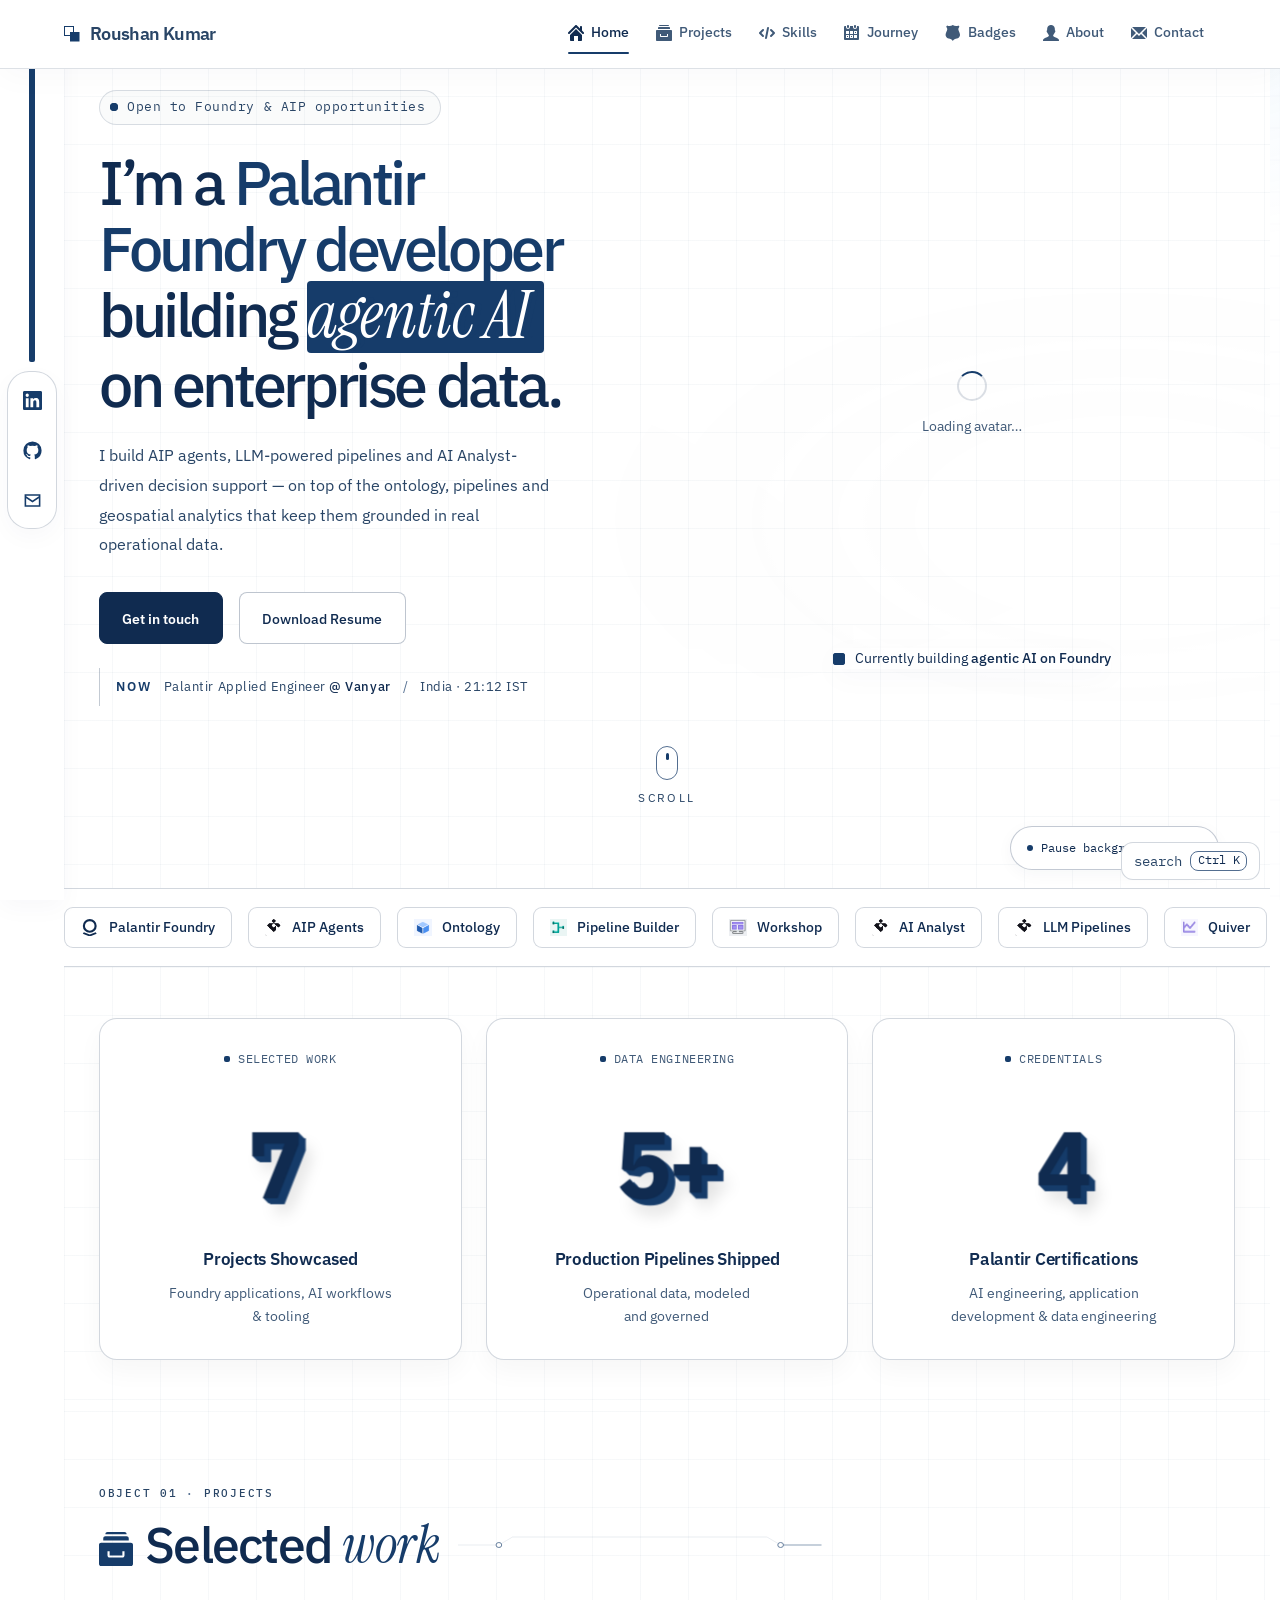
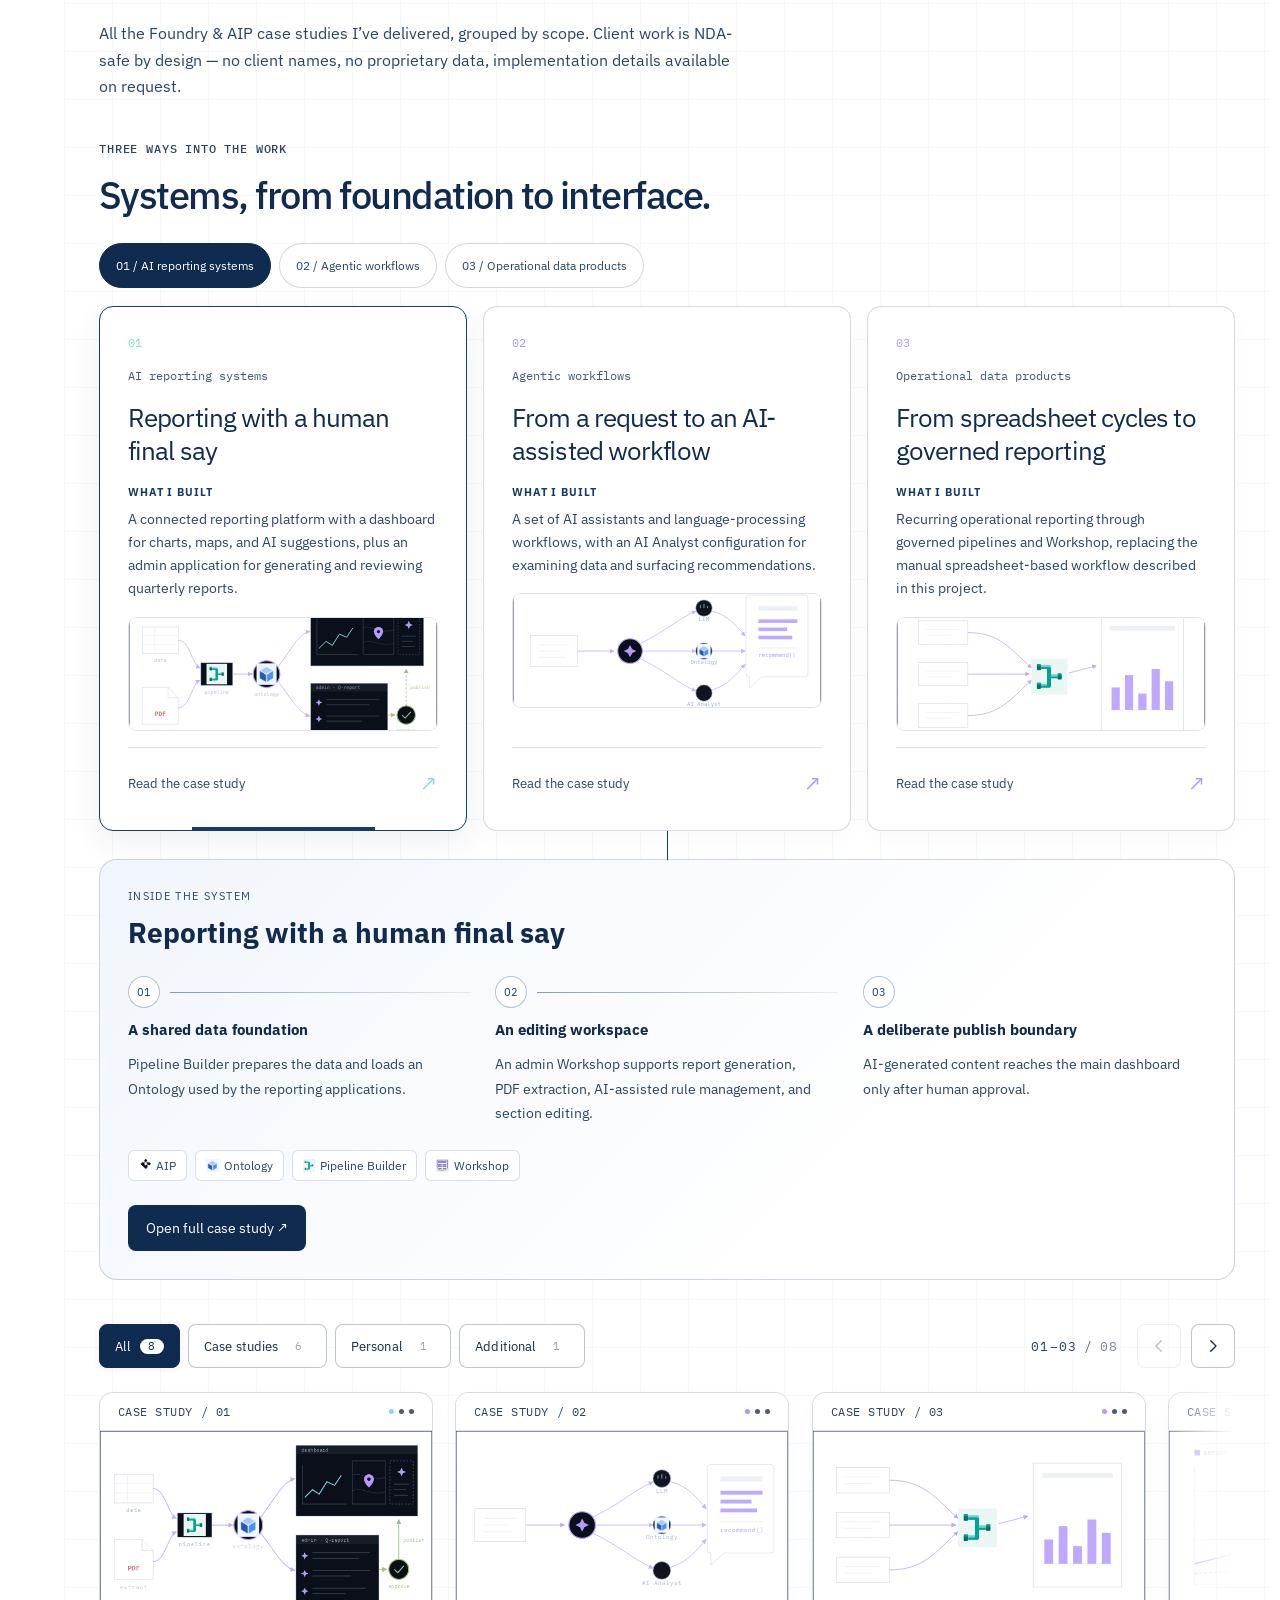
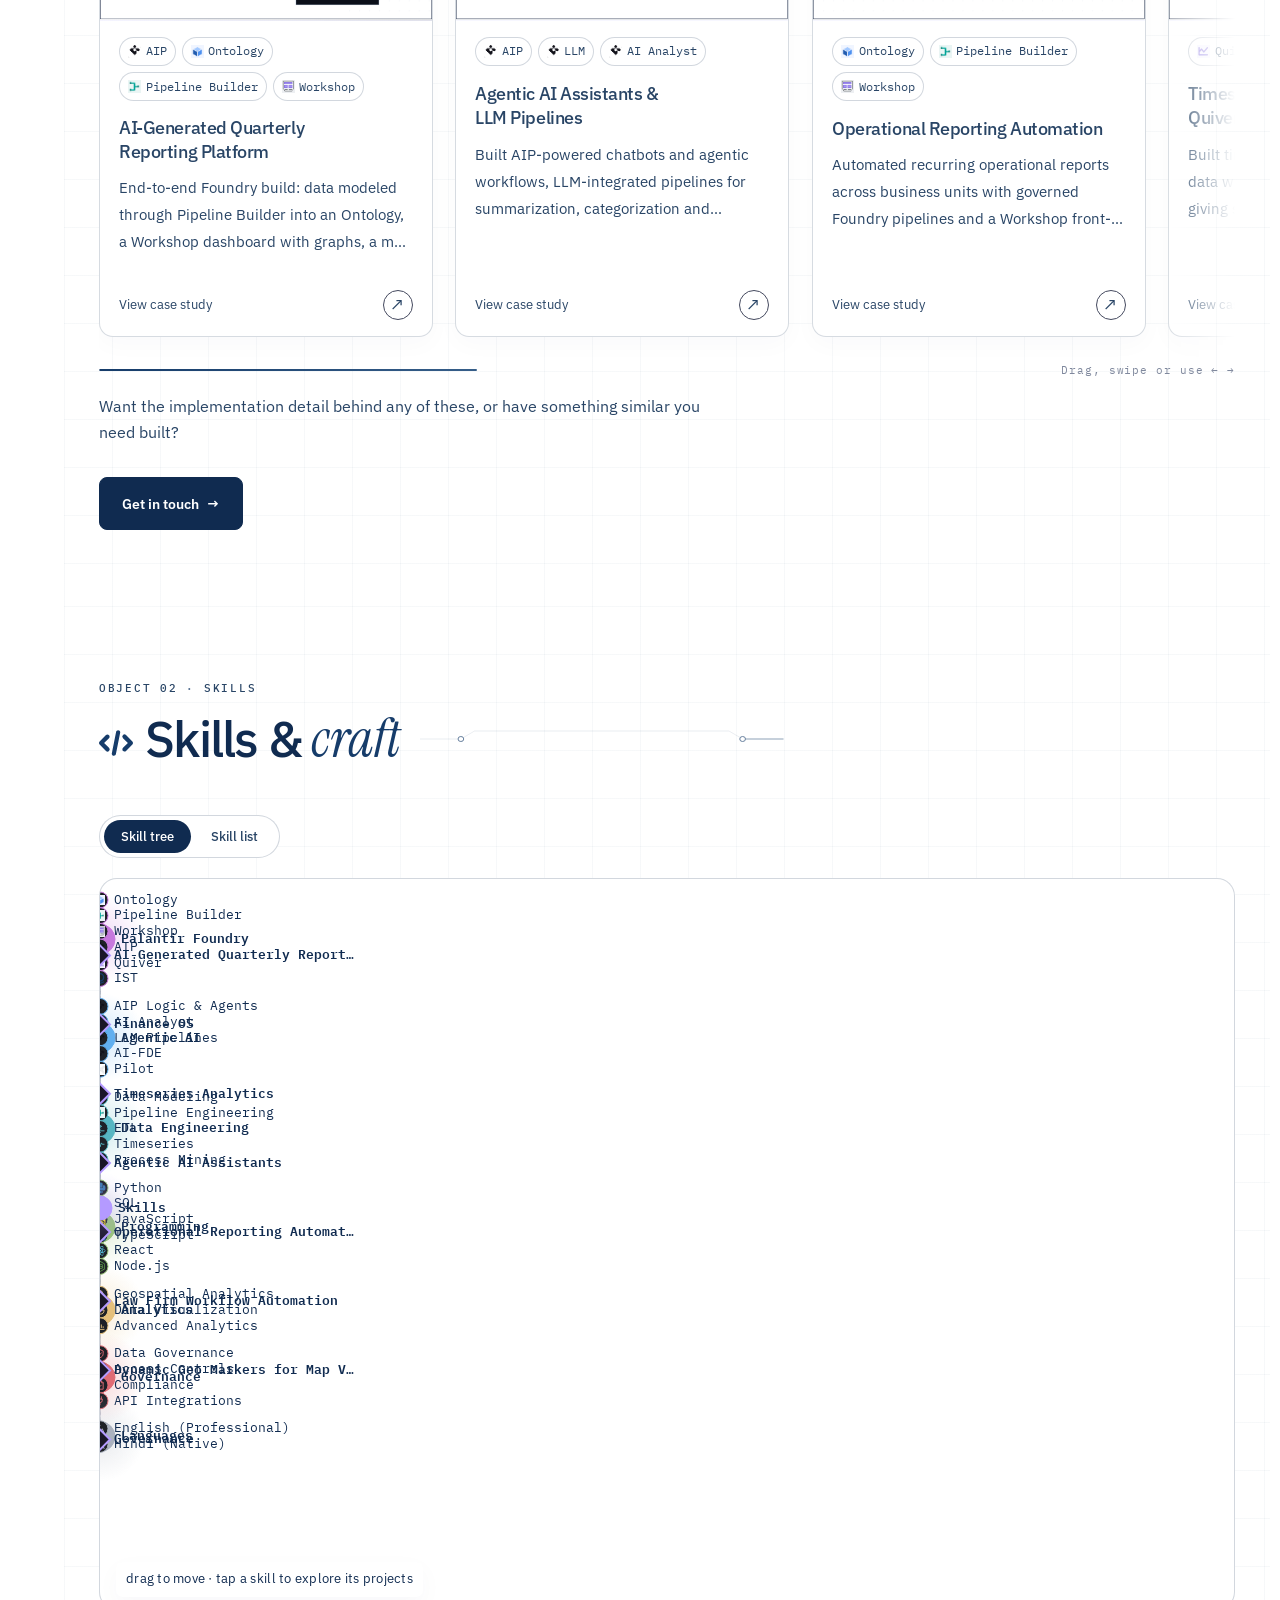
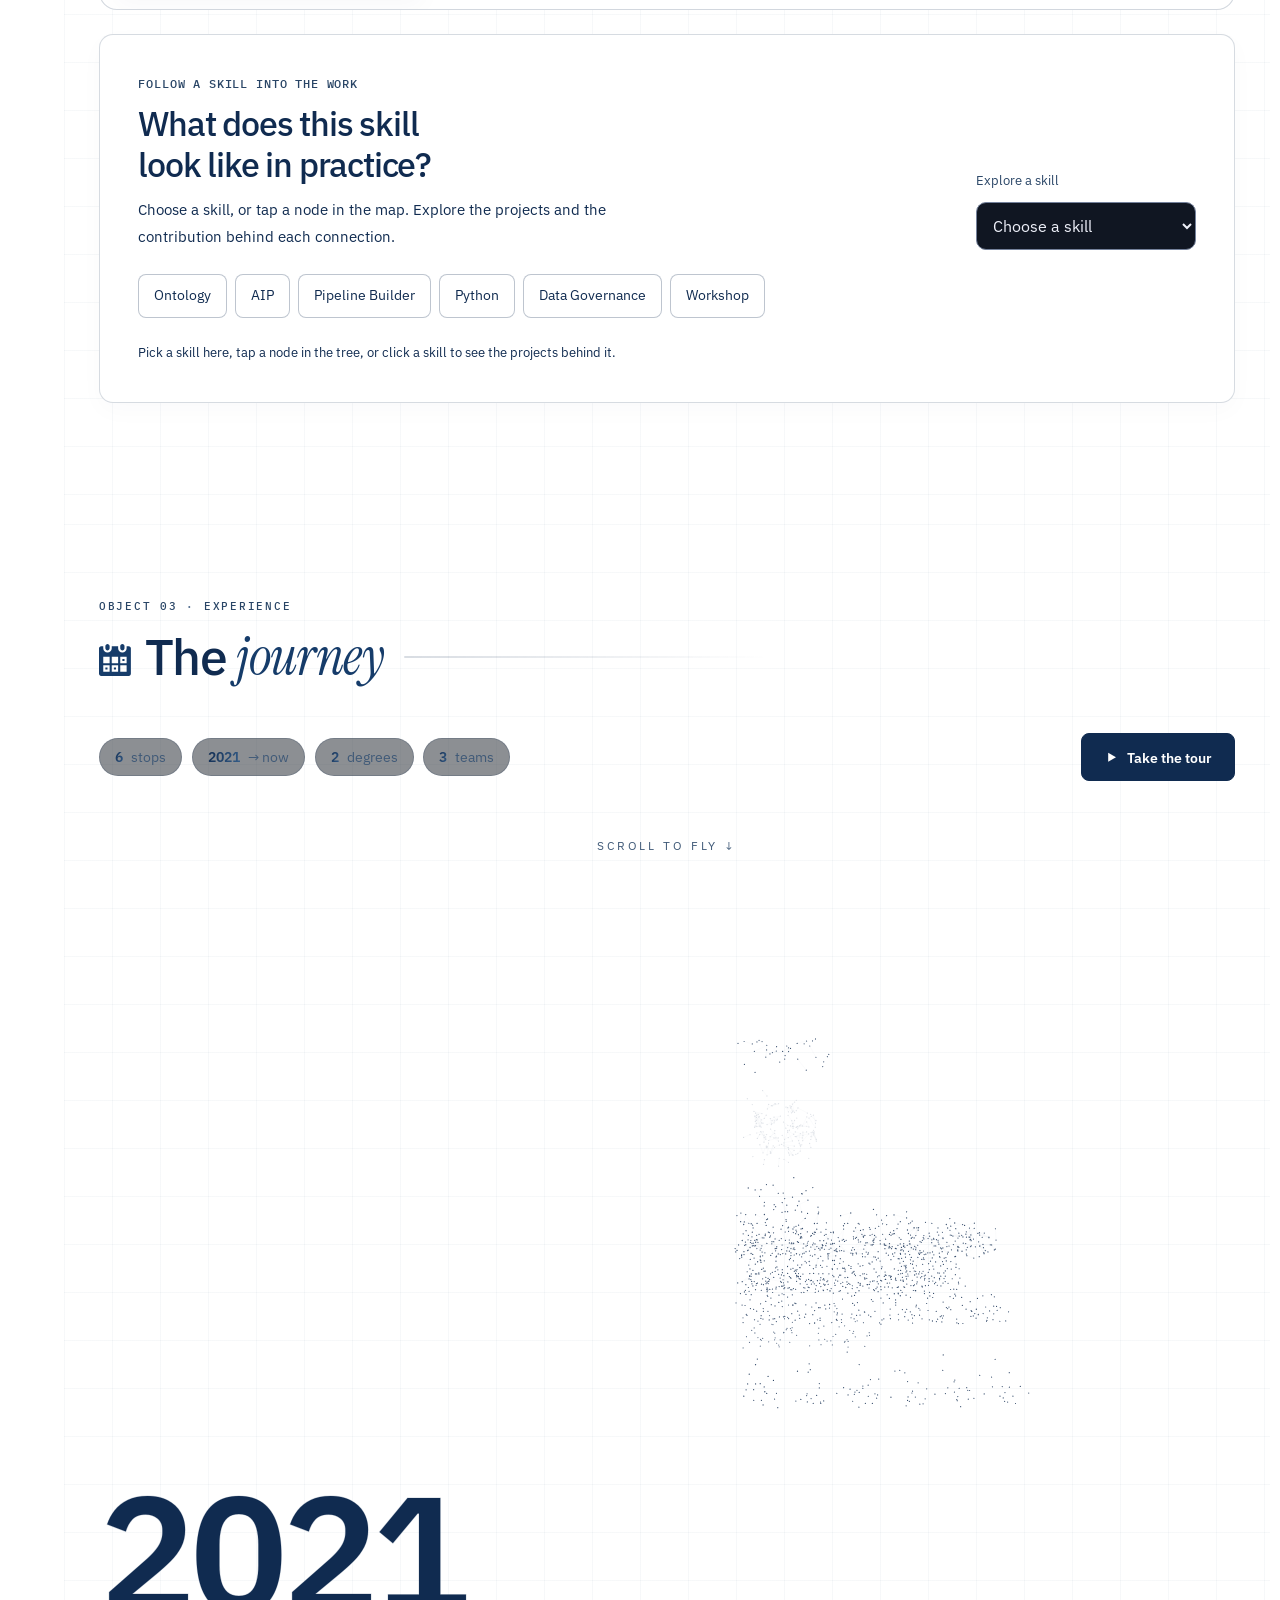
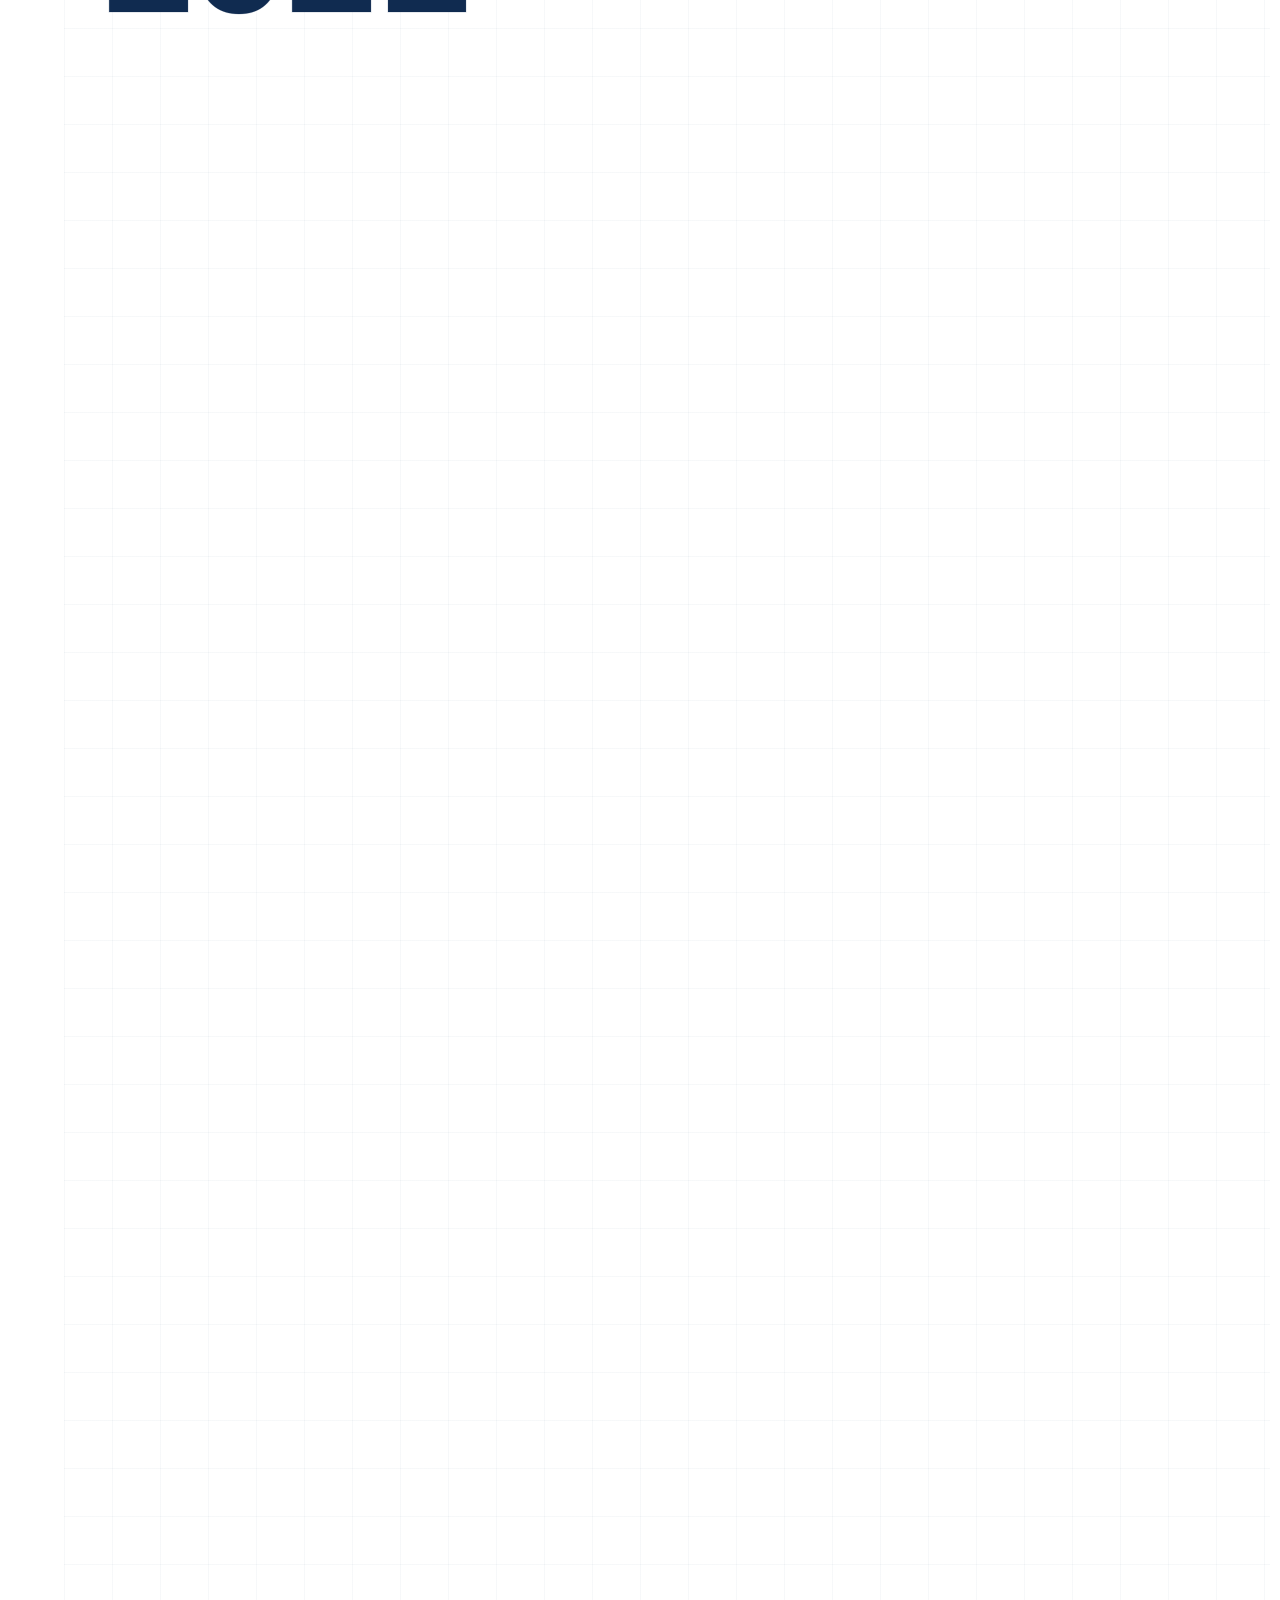
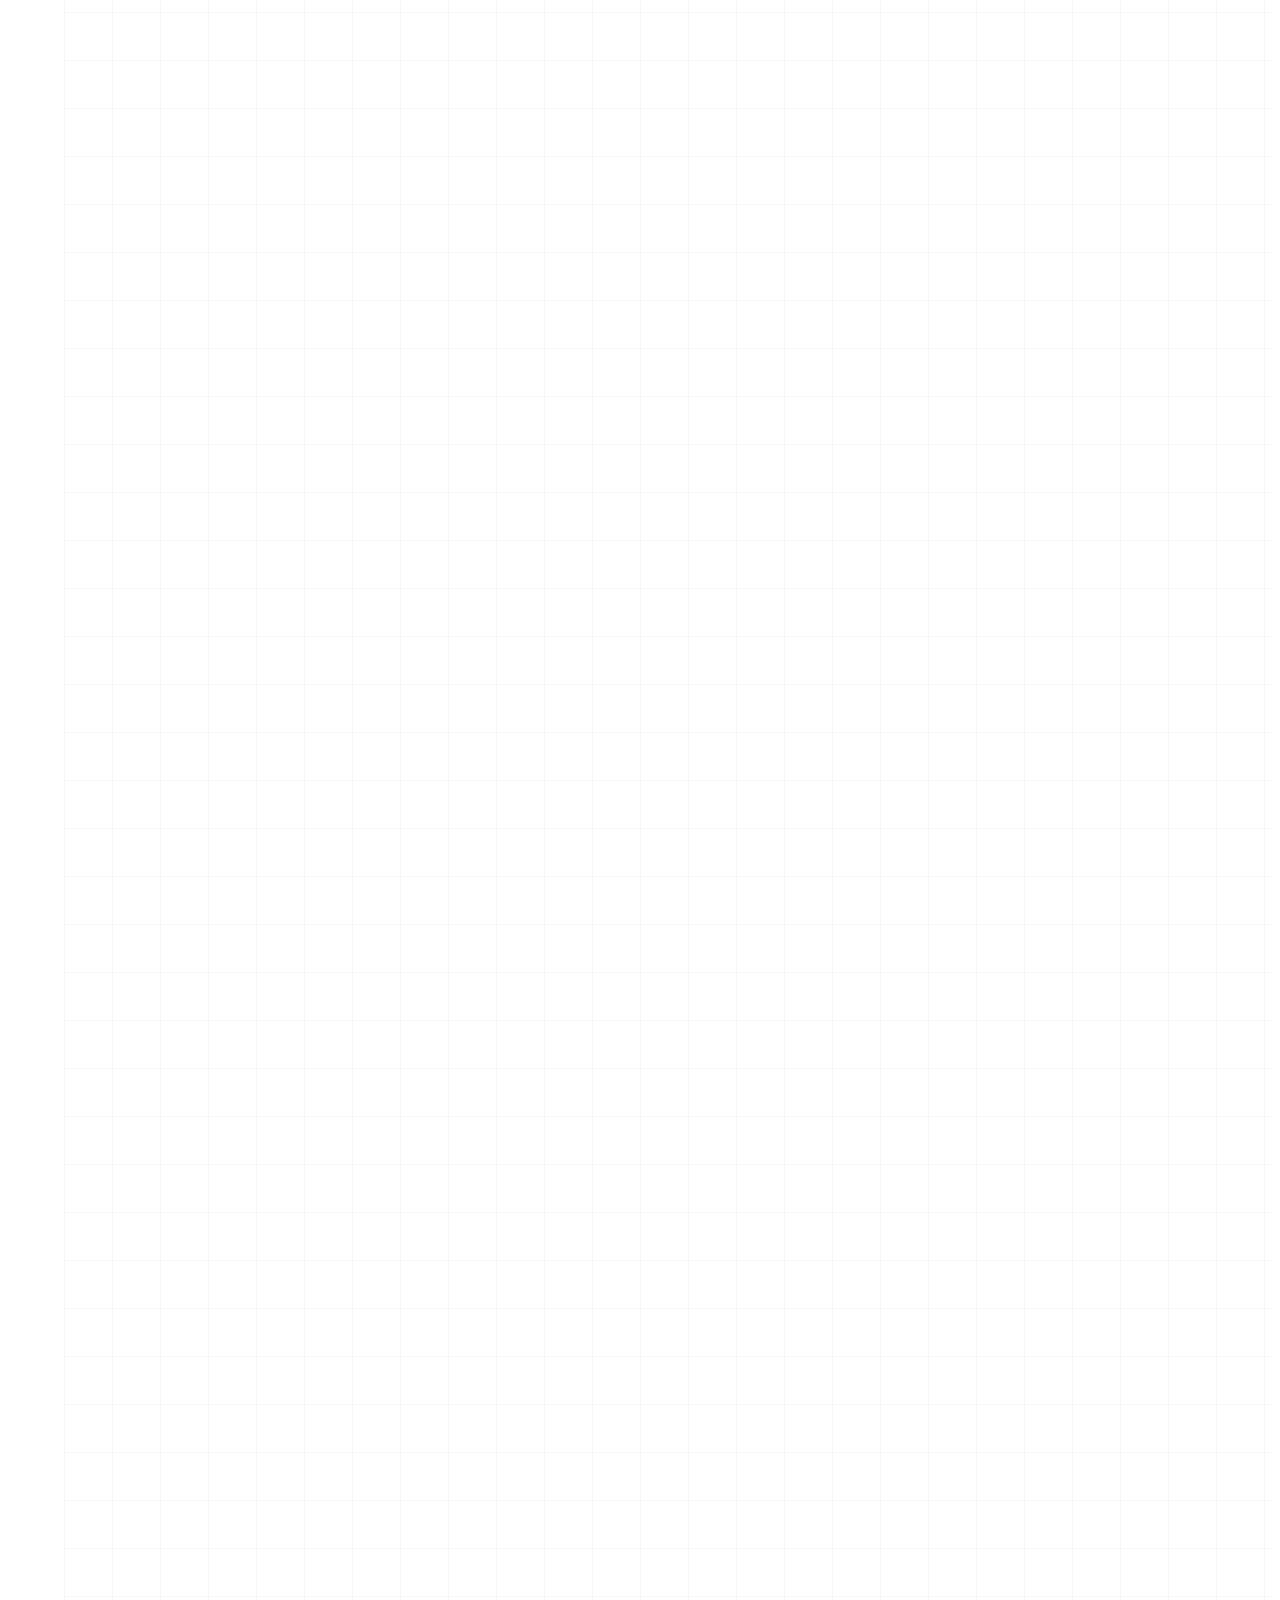
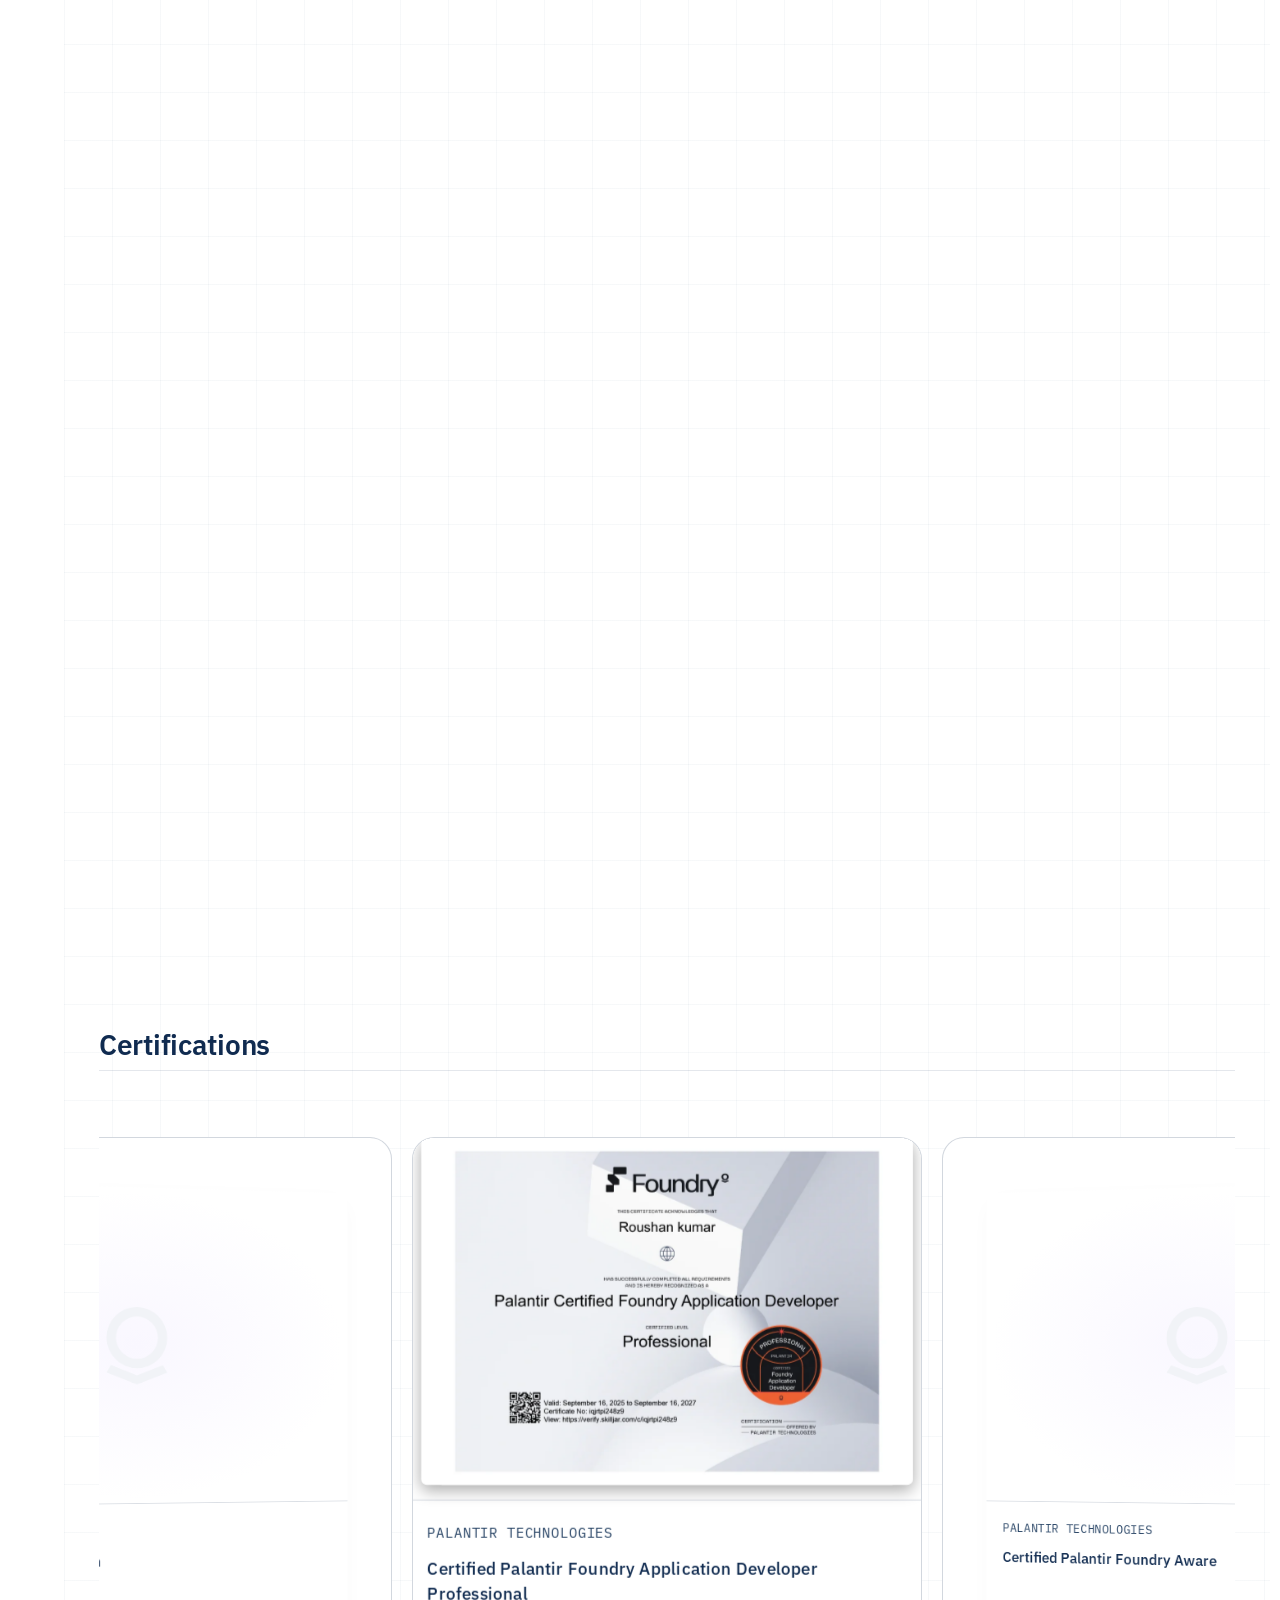
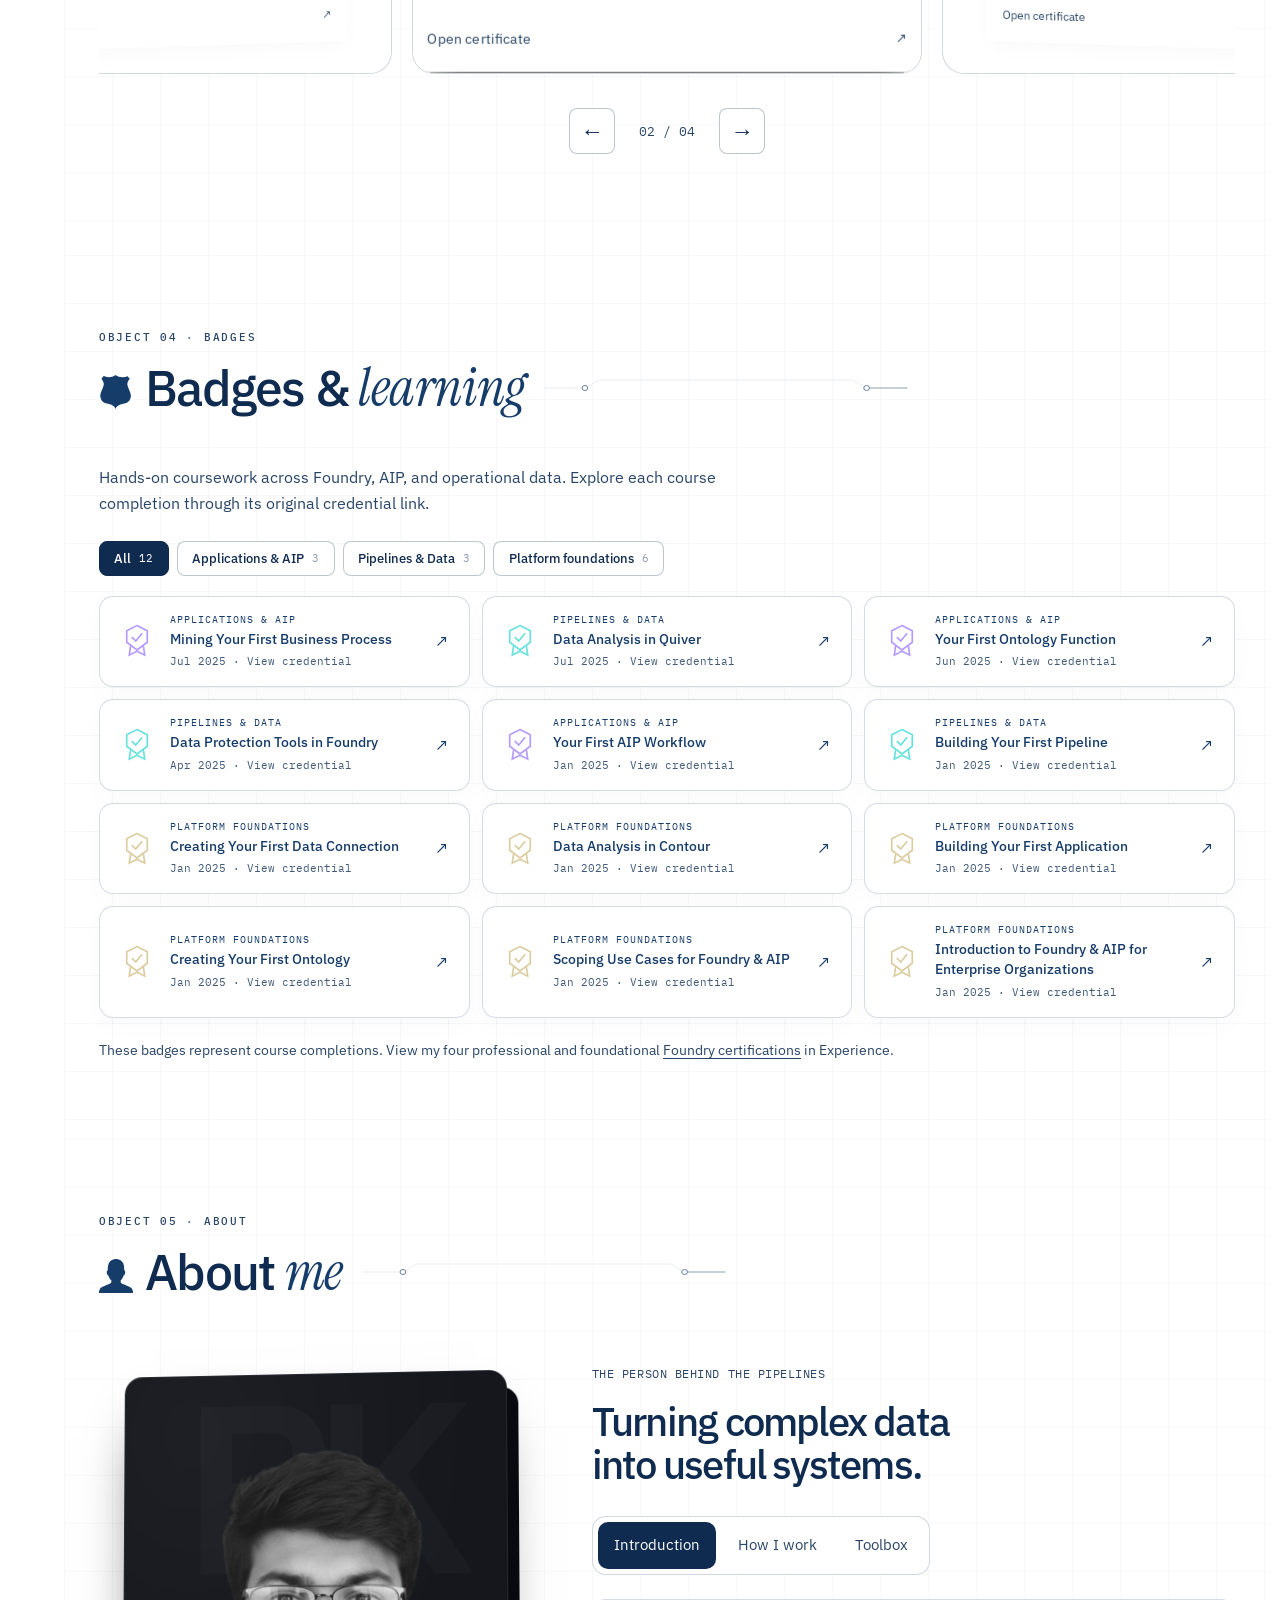
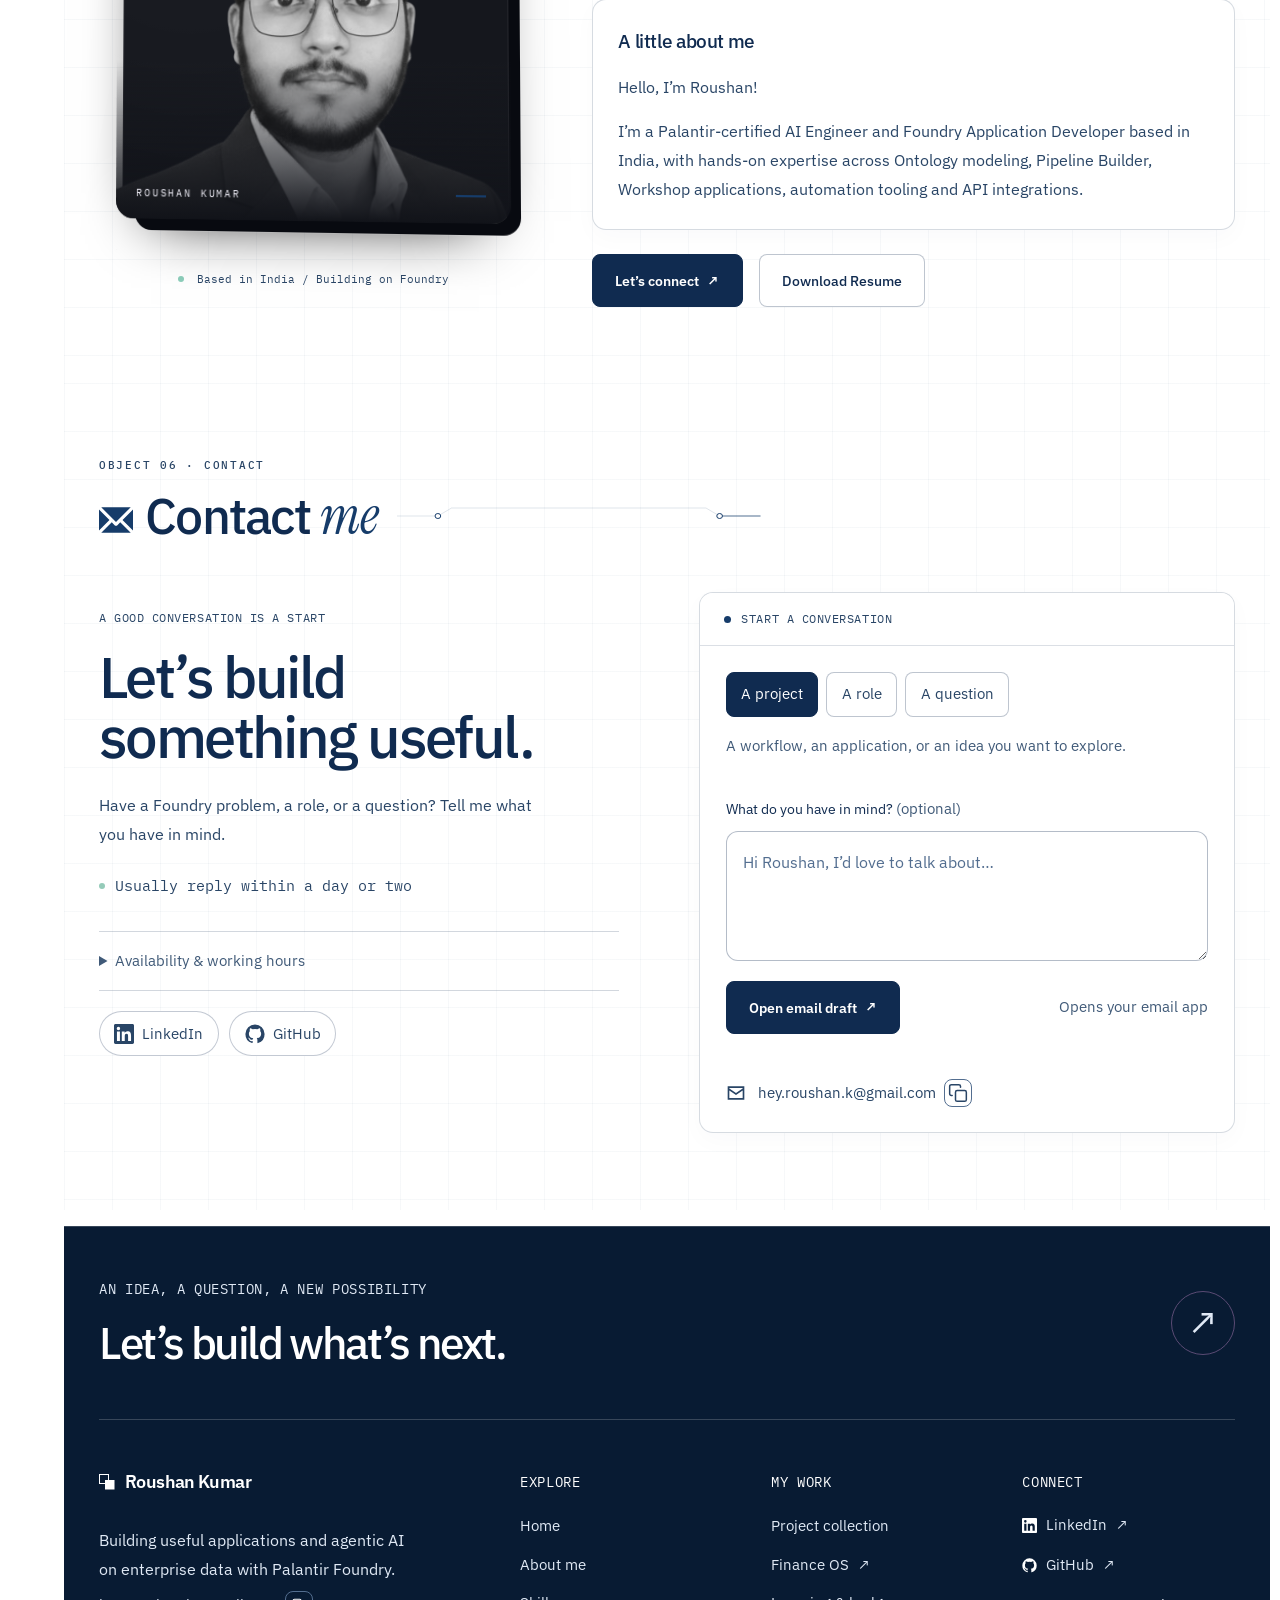
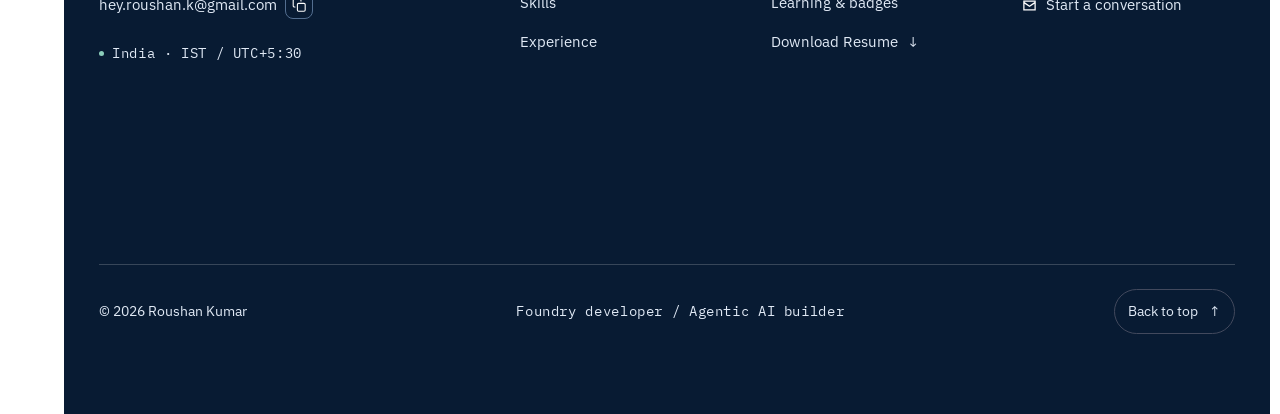
<file: index.html>
<!DOCTYPE html>
<html lang="en">
<head>
<meta charset="UTF-8" />
<meta name="viewport" content="width=device-width, initial-scale=1" />

<script id="reload-from-top">
(function(){var entry=performance.getEntriesByType('navigation')[0];if(!entry||entry.type!=='reload')return;history.scrollRestoration='manual';if(location.hash)history.replaceState(history.state,'',location.pathname+location.search);function top(){window.scrollTo({top:0,left:0,behavior:'instant'});}top();document.addEventListener('DOMContentLoaded',top,{once:true});window.addEventListener('pageshow',function(){top();requestAnimationFrame(top);},{once:true});})();
</script>
<!-- Establish the hero's starting state before any page content paints. -->
<script>
(function(){
  if(!window.matchMedia||matchMedia('(prefers-reduced-motion: reduce)').matches||!Element.prototype.animate)return;
  if(location.hash&&location.hash!=='#home')return;
  var root=document.documentElement;
  window.heroIntroBoot={expired:false};
  root.classList.add('hero-intro-enabled','hero-title-pending','hero-support-pending');
  // If enhancement scripts fail or stall, keep the page usable.
  window.heroIntroBoot.timer=setTimeout(function(){
    if(!root.classList.contains('hero-title-pending')&&!root.classList.contains('hero-support-pending'))return;
    window.heroIntroBoot.expired=true;
    root.classList.remove('hero-title-pending','hero-support-pending');
    document.dispatchEvent(new CustomEvent('hero-intro-fallback'));
  },4000);
})();
</script>
<style>
html.hero-title-pending .hero__title { opacity:0; }
html.hero-support-pending .hero__text,
html.hero-support-pending .hero__copy .btn-row,
html.hero-support-pending .hero__copy .now,
html.hero-support-pending .hero__visual,
html.hero-support-pending .hero .fx-scroll-cue { opacity:0; }
html.hero-intro-enabled .hero__copy,
html.hero-intro-enabled .hero__visual { animation:none !important; }
@media(prefers-reduced-motion:reduce) {
  html.hero-title-pending .hero__title,
  html.hero-support-pending .hero__text,
  html.hero-support-pending .hero__copy .btn-row,
  html.hero-support-pending .hero__copy .now,
  html.hero-support-pending .hero__visual,
  html.hero-support-pending .hero .fx-scroll-cue { opacity:1; }
}
@media print {
  html.hero-title-pending .hero__title,
  html.hero-support-pending .hero__text,
  html.hero-support-pending .hero__copy .btn-row,
  html.hero-support-pending .hero__copy .now,
  html.hero-support-pending .hero__visual { opacity:1; }
}
</style>


<title>Roushan Kumar | Palantir Foundry &amp; AI Engineer</title>
<meta name="description" content="Explore Roushan Kumar’s Palantir Foundry and AIP projects, AI agents, ontology applications and data pipelines. Certified AI Engineer and application developer." />

<meta name="theme-color" content="#ffffff" />
<meta name="color-scheme" content="light" />
<meta name="robots" content="index, follow, max-image-preview:large" />
<meta property="og:image:alt" content="Roushan Kumar — Palantir Foundry and AI Engineer portfolio" />
<meta name="twitter:image:alt" content="Roushan Kumar — Palantir Foundry and AI Engineer portfolio" />
<meta name="author" content="Roushan Kumar" />
<link rel="icon" href="assets/logo.svg" type="image/svg+xml" />
<link rel="apple-touch-icon" href="assets/apple-touch-icon.png" />
<link rel="canonical" href="https://dev-rksharma.github.io/Portfolio/" />

<meta property="og:type" content="website" />
<meta property="og:site_name" content="Roushan Kumar — Portfolio" />
<meta property="og:locale" content="en_US" />
<meta property="og:title" content="Roushan Kumar | Palantir Foundry &amp; AI Engineer" />
<meta property="og:description" content="Explore Roushan Kumar’s Palantir Foundry and AIP projects, AI agents, ontology applications and data pipelines. Certified AI Engineer and application developer." />
<meta property="og:url" content="https://dev-rksharma.github.io/Portfolio/" />
<meta property="og:image" content="https://dev-rksharma.github.io/Portfolio/assets/og-image.png" />
<meta name="twitter:card" content="summary_large_image" />
<meta name="twitter:title" content="Roushan Kumar | Palantir Foundry &amp; AI Engineer" />
<meta name="twitter:description" content="Explore Roushan Kumar’s Palantir Foundry and AIP projects, AI agents, ontology applications and data pipelines. Certified AI Engineer and application developer." />
<meta name="twitter:image" content="https://dev-rksharma.github.io/Portfolio/assets/og-image.png" />

<script type="application/ld+json">
{
  "@context": "https://schema.org",
  "@graph": [
    {
      "@type": "Person",
      "name": "Roushan Kumar",
      "url": "https://dev-rksharma.github.io/Portfolio/",
      "image": "https://dev-rksharma.github.io/Portfolio/assets/profile.png",
      "jobTitle": "Palantir Applied Engineer",
      "worksFor": {
        "@type": "Organization",
        "name": "Vanyar"
      },
      "sameAs": [
        "https://www.linkedin.com/in/roushan-kumar",
        "https://github.com/dev-rkSharma"
      ],
      "knowsAbout": [
        "Palantir Foundry",
        "Agentic AI",
        "AIP Agents",
        "LLM Pipelines",
        "Ontology Modeling",
        "Pipeline Builder",
        "Workshop Applications",
        "Data Governance",
        "Geospatial Analytics",
        "AIP"
      ],
      "@id": "https://dev-rksharma.github.io/Portfolio/#person",
      "email": "mailto:hey.roushan.k@gmail.com",
      "hasCredential": [
        {
          "@type": "EducationalOccupationalCredential",
          "name": "AI Engineer Certification",
          "url": "https://verify.skilljar.com/c/pby6viwbnyed",
          "credentialCategory": "Certification",
          "recognizedBy": {
            "@type": "Organization",
            "name": "Palantir Technologies"
          }
        },
        {
          "@type": "EducationalOccupationalCredential",
          "name": "Certified Palantir Foundry Application Developer Professional",
          "url": "https://verify.skilljar.com/c/iqjrtpi248z9",
          "credentialCategory": "Certification",
          "recognizedBy": {
            "@type": "Organization",
            "name": "Palantir Technologies"
          }
        },
        {
          "@type": "EducationalOccupationalCredential",
          "name": "Certified Palantir Foundry Aware",
          "url": "https://verify.skilljar.com/c/zka2jmnxfj8r",
          "credentialCategory": "Certification",
          "recognizedBy": {
            "@type": "Organization",
            "name": "Palantir Technologies"
          }
        },
        {
          "@type": "EducationalOccupationalCredential",
          "name": "Certified Palantir Foundry Data Engineer",
          "url": "https://verify.skilljar.com/c/p792rr4y8it7",
          "credentialCategory": "Certification",
          "recognizedBy": {
            "@type": "Organization",
            "name": "Palantir Technologies"
          }
        }
      ]
    },
    {
      "@type": "ProfilePage",
      "@id": "https://dev-rksharma.github.io/Portfolio/#profile",
      "url": "https://dev-rksharma.github.io/Portfolio/",
      "name": "Roushan Kumar | Palantir Foundry & AI Engineer",
      "description": "Explore Roushan Kumar’s Palantir Foundry and AIP projects, AI agents, ontology applications and data pipelines. Certified AI Engineer and application developer.",
      "mainEntity": {
        "@id": "https://dev-rksharma.github.io/Portfolio/#person"
      },
      "isPartOf": {
        "@id": "https://dev-rksharma.github.io/Portfolio/#website"
      }
    },
    {
      "@type": "WebSite",
      "@id": "https://dev-rksharma.github.io/Portfolio/#website",
      "url": "https://dev-rksharma.github.io/Portfolio/",
      "name": "Roushan Kumar Portfolio",
      "inLanguage": "en",
      "publisher": {
        "@id": "https://dev-rksharma.github.io/Portfolio/#person"
      }
    },
    {
      "@type": "ItemList",
      "name": "Selected Foundry and AIP projects",
      "url": "https://dev-rksharma.github.io/Portfolio/#projects",
      "numberOfItems": 8,
      "itemListElement": [
        {
          "@type": "ListItem",
          "position": 1,
          "name": "AI-Generated Quarterly Reporting Platform"
        },
        {
          "@type": "ListItem",
          "position": 2,
          "name": "Agentic AI Assistants & LLM Pipelines"
        },
        {
          "@type": "ListItem",
          "position": 3,
          "name": "Operational Reporting Automation"
        },
        {
          "@type": "ListItem",
          "position": 4,
          "name": "Timeseries Analytics & Quiver Dashboards"
        },
        {
          "@type": "ListItem",
          "position": 5,
          "name": "Governance & Process Mining Workflows"
        },
        {
          "@type": "ListItem",
          "position": 6,
          "name": "Law Firm Workflow Automation"
        },
        {
          "@type": "ListItem",
          "position": 7,
          "name": "Finance OS"
        },
        {
          "@type": "ListItem",
          "position": 8,
          "name": "Dynamic Geo Markers for Map Visualizations"
        }
      ]
    }
  ]
}
</script>

<link rel="preconnect" href="https://fonts.googleapis.com" />
<link rel="preconnect" href="https://fonts.gstatic.com" crossorigin />
<link href="https://fonts.googleapis.com/css2?family=IBM+Plex+Mono:wght@400;500;600&family=IBM+Plex+Sans:wght@400;500;600&family=Instrument+Serif:ital@0;1&display=swap" rel="stylesheet" />
<link rel="stylesheet" href="css/site.css?v=sig-20261027" />
<link rel="stylesheet" href="css/white-navy.css?v=20261109" />
<script id="avatar-loading-boot">
(function(){
 var root=document.documentElement;root.classList.add('avatar-pending','social-rail-pending');
 window.socialRailSettled=false;
 var railStarted=false,railFinished=false;
 function railReady(){if(railFinished)return;railFinished=true;window.socialRailSettled=true;root.classList.remove('social-rail-pending');document.dispatchEvent(new CustomEvent('social-rail-ready'));}
 function startRail(){
  if(railStarted)return;railStarted=true;
  var rail=document.querySelector('.rail');
  root.classList.remove('social-rail-pending');
  if(!rail||matchMedia('(max-width:899px),(prefers-reduced-motion:reduce)').matches){railReady();return;}
  rail.addEventListener('animationend',function(event){if(event.animationName==='social-rail-drop')railReady();});
  setTimeout(railReady,1500);
 }
 document.addEventListener('hero-title-ready',startRail,{once:true});
 document.addEventListener('hero-intro-fallback',startRail,{once:true});
 document.addEventListener('DOMContentLoaded',function(){var title=document.querySelector('.hero__title');if(!title||matchMedia('(prefers-reduced-motion:reduce)').matches||title.dataset.introState==='ready'||(location.hash&&location.hash!=='#home'))startRail();},{once:true});
 setTimeout(startRail,15000);
 window.avatarLoadFailed=function(){clearTimeout(window.avatarLoadingTimer);root.classList.remove('avatar-pending');root.classList.add('avatar-fallback');};
 window.avatarLoadReady=function(){clearTimeout(window.avatarLoadingTimer);root.classList.remove('avatar-pending','avatar-fallback');root.classList.add('avatar-ready');};
 window.avatarLoadingTimer=setTimeout(window.avatarLoadFailed,40000);
})();
</script>
<link rel="stylesheet" href="css/mobile-journey.css?v=20261109" />
<link rel="stylesheet" href="css/creative-upgrades.css?v=20261109" />
<link rel="stylesheet" href="css/project-system.css?v=20261109" />
<script src="js/terminal-themes.js?v=20261110"></script>
<link rel="stylesheet" href="css/scroll-polish.css?v=20261110" />
<link rel="stylesheet" href="css/heading-glints.css?v=20261110" />
<link rel="stylesheet" href="css/architecture-viewer.css?v=20261110" />
</head>
<body>
<svg aria-hidden="true" width="0" height="0" style="position:absolute;pointer-events:none"><defs><filter id="navy-duotone" color-interpolation-filters="sRGB"><feColorMatrix type="matrix" values=".199 .669 .067 0 .063 .176 .593 .060 0 .169 .147 .491 .049 0 .314 0 0 0 1 0"/></filter><filter id="navy-on-white" color-interpolation-filters="sRGB"><feColorMatrix type="matrix" values="-.199 -.669 -.067 0 1 -.176 -.593 -.060 0 1 -.147 -.491 -.049 0 1 0 0 0 1 0"/></filter></defs></svg>



























<a class="skip-link" href="#main">Skip to content</a>

<!-- ========================= ICON SPRITE =========================
     Single source of truth for the brand mark and the social icons. Every
     icon on the page is a <use> of a symbol below — do not paste these
     paths inline again, that is what caused the geometry/colour drift.
     The two-square mark is the brand mark: header, footer, favicon and
     og-image only. It is never used as decoration. -->
<svg class="sprite" aria-hidden="true" focusable="false">
  <defs>
    <symbol id="i-logo" viewBox="0 0 16 16">
      <rect x="0.5" y="0.5" width="9" height="9" fill="none" stroke="currentColor"/>
      <rect x="6" y="6" width="9.5" height="9.5" fill="currentColor"/>
    </symbol>
    <symbol id="i-linkedin" viewBox="0 0 24 24"><path d="M20.45 20.45h-3.55v-5.57c0-1.33-.03-3.04-1.85-3.04-1.86 0-2.14 1.45-2.14 2.94v5.67H9.35V9h3.41v1.56h.05a3.74 3.74 0 0 1 3.37-1.85c3.6 0 4.27 2.37 4.27 5.46v6.28ZM5.34 7.43a2.06 2.06 0 1 1 0-4.13 2.06 2.06 0 0 1 0 4.13ZM7.12 20.45H3.56V9h3.56v11.45ZM22.22 0H1.77C.79 0 0 .77 0 1.73v20.54C0 23.23.79 24 1.77 24h20.45c.98 0 1.78-.77 1.78-1.73V1.73C24 .77 23.2 0 22.22 0Z"/></symbol>
    <symbol id="i-github" viewBox="0 0 24 24"><path d="M12 .5A11.5 11.5 0 0 0 .5 12a11.5 11.5 0 0 0 7.86 10.92c.58.1.79-.25.79-.55v-1.94c-3.2.7-3.88-1.54-3.88-1.54-.53-1.34-1.29-1.7-1.29-1.7-1.05-.72.08-.7.08-.7 1.16.08 1.77 1.19 1.77 1.19 1.03 1.77 2.7 1.26 3.36.96.1-.75.4-1.26.73-1.55-2.55-.29-5.24-1.28-5.24-5.69 0-1.26.45-2.29 1.19-3.1-.12-.29-.51-1.46.11-3.05 0 0 .96-.3 3.16 1.18a10.9 10.9 0 0 1 5.76 0c2.2-1.48 3.16-1.18 3.16-1.18.62 1.59.23 2.76.12 3.05.74.81 1.18 1.84 1.18 3.1 0 4.42-2.69 5.4-5.25 5.68.41.36.78 1.06.78 2.14v3.17c0 .3.2.66.8.55A11.5 11.5 0 0 0 23.5 12A11.5 11.5 0 0 0 12 .5Z"/></symbol>
    <symbol id="i-email" viewBox="0 0 24 24"><path d="M2 4h20v16H2V4Zm2 2v.5l8 5.5 8-5.5V6H4Zm0 3v9h16V9l-8 5.5L4 9Z"/></symbol>
  </defs>
</svg>

<!-- ========================= LEFT RAIL ========================= -->
<aside class="rail" aria-label="Social links">
  <span class="rail__line" aria-hidden="true"></span>
  <ul class="rail__list">
    <li>
      <a href="https://www.linkedin.com/in/roushan-kumar" target="_blank" rel="noopener" aria-label="LinkedIn">
        <svg aria-hidden="true"><use href="#i-linkedin"/></svg>
      </a>
    </li>
    <li>
      <a href="https://github.com/dev-rkSharma" target="_blank" rel="noopener" aria-label="GitHub">
        <svg aria-hidden="true"><use href="#i-github"/></svg>
      </a>
    </li>
    <li>
      <a href="mailto:hey.roushan.k@gmail.com" aria-label="Email">
        <svg aria-hidden="true"><use href="#i-email"/></svg>
      </a>
    </li>
  </ul>
</aside>

<!-- ========================= HEADER ========================= -->
<header class="header" id="header">
  <div class="container header__inner">
    <a class="logo" href="#home" aria-label="Home">
      <svg class="logo__mark" aria-hidden="true"><use href="#i-logo"/></svg>
      <span class="logo__text">Roushan Kumar</span>
    </a>

    <nav class="nav" id="nav" aria-label="Main">
      <ul class="nav__list">
        <li><a class="nav__link is-active" href="#home" aria-current="location"><span class="hash" aria-hidden="true">#</span>home</a></li>
        <li><a class="nav__link" href="#projects" data-spy="projects"><span class="hash" aria-hidden="true">#</span>projects</a></li>
        <li><a class="nav__link" href="#skills"><span class="hash" aria-hidden="true">#</span>skills</a></li>
        <li><a class="nav__link" href="#experience"><span class="hash" aria-hidden="true">#</span>experience</a></li>
        <li><a class="nav__link" href="#badges"><span class="hash" aria-hidden="true">#</span>badges</a></li>
        <li><a class="nav__link" href="#about-me" data-spy="about-me"><span class="hash" aria-hidden="true">#</span>about-me</a></li>
        <li><a class="nav__link" href="#contacts" data-spy="contacts"><span class="hash" aria-hidden="true">#</span>contacts</a></li>
      </ul>
      <ul class="nav__socials" aria-label="Social links">
        <li><a href="https://www.linkedin.com/in/roushan-kumar" target="_blank" rel="noopener" aria-label="LinkedIn"><svg aria-hidden="true"><use href="#i-linkedin"/></svg></a></li>
        <li><a href="https://github.com/dev-rkSharma" target="_blank" rel="noopener" aria-label="GitHub"><svg aria-hidden="true"><use href="#i-github"/></svg></a></li>
      </ul>
    </nav>

    <button class="burger" id="burger" aria-label="Open menu" aria-expanded="false" aria-controls="nav">
      <span aria-hidden="true"></span>
      <span aria-hidden="true"></span>
      <span aria-hidden="true"></span>
    </button>
  </div>
</header>

<main id="main" data-single-page>

  <!-- ========================= HERO ========================= -->
  <section class="hero section" id="home">
    <div class="container hero__grid">

      <div class="hero__copy">
        <p class="hero__eyebrow">
          <span class="hero__eyebrow-dot" aria-hidden="true"></span>
          Open to Foundry &amp; AIP opportunities
        </p>
        <h1 class="hero__title">
          I&rsquo;m a <em>Palantir Foundry developer</em> building <em>agentic AI</em> on enterprise data.
        </h1>
        <p class="hero__text">
          I build AIP agents, LLM-powered pipelines and AI Analyst-driven decision
          support &mdash; on top of the ontology, pipelines and geospatial analytics
          that keep them grounded in real operational data.
        </p>
        <div class="btn-row">
          <a class="btn btn--primary" href="#contacts">Get in touch</a>
          <a class="btn" href="assets/Roushan-Kumar-Resume.pdf" download>Download Resume</a>
        </div>
        <!-- live "now" line; js/extras.js?v=icons-20261110b keeps the IST clock ticking -->
        <p class="now">
          <span class="now__label">Now</span>
          <span>Palantir Applied Engineer <strong>@ Vanyar</strong></span>
          <span class="now__sep" aria-hidden="true">/</span>
          <span>India &middot; <span class="now__time">IST</span></span>
        </p>
      </div>

      <div class="hero__visual">
<p class="avatar-loading-note" role="status">Loading avatar…</p>
        <span class="decor decor--dots hero__dots-a" aria-hidden="true"></span>
        <span class="decor decor--dots hero__dots" aria-hidden="true"></span>

        <img decoding="async" class="hero__img" src="assets/profile.png" alt="Portrait of Roushan Kumar" width="459" height="465"  fetchpriority="high" />

        <p class="status">
          <span class="status__dot" aria-hidden="true"></span>
          <span>Currently building <strong>agentic AI on Foundry</strong></span>
        </p>

        <!-- Decorative "agent trace" — reads as an AIP agent executing steps.
             Purely atmospheric: the real "what I do" copy is the hero text and
             the Agentic AI skill box, so this is aria-hidden and never gates
             information. js/main.js rotates .agent-trace__text; with
             prefers-reduced-motion it's left on the first line, static. -->
        <p class="agent-trace" aria-hidden="true">
          <span class="agent-trace__prompt">&rsaquo;</span>
          <span class="agent-trace__text">receive_request()</span>
          <span class="agent-trace__cursor"></span>
        </p>
      </div>

    </div>
  </section>

  <!-- ========================= MARQUEE =========================
       Decorative ticker — every name here is already in #skills, so it's
       aria-hidden. The list is rendered twice so the -50% loop is seamless;
       css/site.css pauses it on hover and stops it under reduced motion. -->
  <div class="marquee" aria-hidden="true">
    <ul class="marquee__track">
      <li class="marquee__item">Palantir Foundry</li><li class="marquee__item">AIP Agents</li><li class="marquee__item">Ontology</li><li class="marquee__item">Pipeline Builder</li><li class="marquee__item">Workshop</li><li class="marquee__item">AI Analyst</li><li class="marquee__item">LLM Pipelines</li><li class="marquee__item">Quiver</li><li class="marquee__item">Python</li><li class="marquee__item">TypeScript</li><li class="marquee__item">SQL</li><li class="marquee__item">Data Governance</li><li class="marquee__item">Geospatial Analytics</li><li class="marquee__item">React</li>
      <li class="marquee__item">Palantir Foundry</li><li class="marquee__item">AIP Agents</li><li class="marquee__item">Ontology</li><li class="marquee__item">Pipeline Builder</li><li class="marquee__item">Workshop</li><li class="marquee__item">AI Analyst</li><li class="marquee__item">LLM Pipelines</li><li class="marquee__item">Quiver</li><li class="marquee__item">Python</li><li class="marquee__item">TypeScript</li><li class="marquee__item">SQL</li><li class="marquee__item">Data Governance</li><li class="marquee__item">Geospatial Analytics</li><li class="marquee__item">React</li>
    </ul>
  </div>

  <!-- ========================= STATS ========================= -->
  <section class="section stats-section" aria-label="Highlights">
    <div class="container">
      <div class="stats kpi-grid">
        <div class="stat">
          <p class="stat__kicker">Selected work</p>
          <p class="stat__num">7</p>
          <p class="stat__label">Projects Showcased</p>
          <p class="stat__detail">Foundry applications, AI workflows & tooling</p>
        </div>
        <div class="stat">
          <p class="stat__kicker">Data engineering</p>
          <p class="stat__num">5+</p>
          <p class="stat__label">Production Pipelines Shipped</p>
          <p class="stat__detail">Operational data, modeled and governed</p>
        </div>
        <div class="stat">
          <p class="stat__kicker">Credentials</p>
          <p class="stat__num">4</p>
          <p class="stat__label">Palantir Certifications</p>
          <p class="stat__detail">AI engineering, application development & data engineering</p>
        </div>
      </div>
    </div>
  </section>

  <!-- ========================= PROJECTS ========================= -->
  <section class="section" id="projects">
    <div class="container">

      <div class="section-head">
        <h2 class="section-title"><span class="hash" aria-hidden="true">#</span>Selected <em class="sig-em">work</em></h2>
        <span class="section-head__rule" aria-hidden="true"></span>
      </div>
      <p class="page-lede">All the Foundry &amp; AIP case studies I&rsquo;ve delivered, grouped by scope. Client work is NDA-safe by design &mdash; no client names, no proprietary data, implementation details available on request.</p>

      <div class="proj-rail" data-rail>
        <div class="proj-rail__bar">
          <div class="proj-filters" role="group" aria-label="Filter projects">
          <button class="proj-filter" type="button" data-filter="all" aria-pressed="true">All<span class="proj-filter__count">8</span></button>
          <button class="proj-filter" type="button" data-filter="case" aria-pressed="false">Case studies<span class="proj-filter__count">6</span></button>
          <button class="proj-filter" type="button" data-filter="personal" aria-pressed="false">Personal<span class="proj-filter__count">1</span></button>
          <button class="proj-filter" type="button" data-filter="additional" aria-pressed="false">Additional<span class="proj-filter__count">1</span></button>
          </div>
          <div class="proj-rail__nav">
            <p class="proj-rail__count" aria-live="polite"><span data-rail-current>01</span><span class="proj-rail__sep">/</span><span data-rail-total>08</span></p>
            <button class="proj-rail__btn" type="button" data-rail-prev aria-label="Previous project"><svg viewBox="0 0 24 24" aria-hidden="true"><path d="M15 5l-7 7 7 7"/></svg></button>
            <button class="proj-rail__btn" type="button" data-rail-next aria-label="Next project"><svg viewBox="0 0 24 24" aria-hidden="true"><path d="M9 5l7 7-7 7"/></svg></button>
          </div>
        </div>
        <div class="proj-rail__viewport" tabindex="0" role="region" aria-roledescription="carousel" aria-label="Projects — use the arrow keys or drag to browse">
          <div class="proj-rail__track">
<article class="card" data-group="case">
          <div class="card__media">
            <img decoding="async" src="assets/project-7.svg?v=icons-20261110b" alt="Source data and uploaded PDFs flow through a pipeline into an ontology, feeding a dashboard with charts, a map and AI suggestions, and an admin report whose AI-drafted sections are approved by a human before publishing" loading="lazy" width="600" height="340" />
          </div>
          <ul class="card__tech">
            <li>AIP</li>
            <li>Ontology</li>
            <li>Pipeline Builder</li>
            <li>Workshop</li>
          </ul>
          <div class="card__body">
            <h3 class="card__title">AI-Generated Quarterly Reporting Platform</h3>
            <p class="card__desc">End-to-end Foundry build: data modeled through Pipeline Builder into an Ontology, a Workshop dashboard with graphs, a map and AI suggestions, and an admin Workshop where the quarterly report is generated entirely by AI from the data &mdash; every section and rule editable with AI, published to the main dashboard only after human approval.</p>
            <p class="card__contribution"><strong>My contribution:</strong> Data side and pipelines, Ontology design, the admin report-generation Workshop, PDF upload with AI data extraction, AI-assisted rule management and section editing, and the human-in-the-loop publish flow.</p>
            <p class="card__nda">Client work under NDA &mdash; implementation details available on request.</p>
          </div>
        </article>

<article class="card" data-group="case">
          <div class="card__media">
            <img decoding="async" src="assets/project-6.svg?v=icons-20261110b" alt="A request reaching an agent hub, which calls an LLM, Ontology and AI Analyst tools, converging into a decision output" loading="lazy" width="600" height="340" />
          </div>
          <ul class="card__tech">
            <li>AIP</li>
            <li>LLM</li>
            <li>AI Analyst</li>
          </ul>
          <div class="card__body">
            <h3 class="card__title">Agentic AI Assistants &amp; LLM Pipelines</h3>
            <p class="card__desc">Built AIP-powered chatbots and agentic workflows, LLM-integrated pipelines for summarization, categorization and translation, and an AI Analyst configuration that surfaces data-driven recommendations for decision-making.</p>
            <p class="card__contribution"><strong>My contribution:</strong> Designed agent logic in AIP, configured AI Analyst, built LLM-integrated pipelines in Python, prototyped applications and dev consoles with Pilot.</p>
          </div>
        </article>

<article class="card" data-group="case">
          <div class="card__media">
            <img decoding="async" src="assets/project-1.svg?v=icons-20261110b" alt="Operational reporting automation" loading="lazy" width="600" height="340" />
          </div>
          <ul class="card__tech">
            <li>Ontology</li>
            <li>Pipeline Builder</li>
            <li>Workshop</li>
          </ul>
          <div class="card__body">
            <h3 class="card__title">Operational Reporting Automation</h3>
            <p class="card__desc">Automated recurring operational reports across business units with governed Foundry pipelines and a Workshop front-end, replacing manual spreadsheet-based reporting.</p>
            <p class="card__contribution"><strong>My contribution:</strong> Pipeline design, Ontology modeling, Workshop development, access-control configuration.</p>
          </div>
        </article>

<article class="card" data-group="case">
          <div class="card__media">
            <img decoding="async" src="assets/project-2.svg?v=icons-20261110b" alt="Timeseries analytics dashboards" loading="lazy" width="600" height="340" />
          </div>
          <ul class="card__tech">
            <li>Quiver</li>
            <li>Timeseries</li>
            <li>Ontology</li>
          </ul>
          <div class="card__body">
            <h3 class="card__title">Timeseries Analytics &amp; Quiver Dashboards</h3>
            <p class="card__desc">Built timeseries analytics on operational data with custom Quiver dashboards, giving stakeholders self-serve trend and anomaly views.</p>
            <p class="card__contribution"><strong>My contribution:</strong> Quiver dashboard design, timeseries data modeling, stakeholder requirements gathering.</p>
          </div>
        </article>

<article class="card" data-group="case">
          <div class="card__media">
            <img decoding="async" src="assets/project-3.svg?v=icons-20261110b" alt="Governance and process mining workflows" loading="lazy" width="600" height="340" />
          </div>
          <ul class="card__tech">
            <li>AIP</li>
            <li>Data Governance</li>
            <li>IST</li>
          </ul>
          <div class="card__body">
            <h3 class="card__title">Governance &amp; Process Mining Workflows</h3>
            <p class="card__desc">Configured access controls and governance frameworks, and built process mining workflows to surface bottlenecks in collaborative ETL handoffs.</p>
            <p class="card__contribution"><strong>My contribution:</strong> Governance framework configuration, access-control design, process mining workflow development.</p>
          </div>
        </article>

<article class="card" data-group="case">
          <div class="card__media">
            <img decoding="async" src="assets/project-4.svg?v=icons-20261110b" alt="Law firm automation pipelines and workshop reporting" loading="lazy" width="600" height="340" />
          </div>
          <ul class="card__tech">
            <li>Pipeline Builder</li>
            <li>Workshop</li>
            <li>Real-time API</li>
          </ul>
          <div class="card__body">
            <h3 class="card__title">Law Firm Workflow Automation</h3>
            <p class="card__desc">Built end-to-end automation for a legal-services client: governed Foundry pipelines to validate and transform legal and operational data, plus a Workshop application for real-time tracking-data ingestion and reporting.</p>
            <p class="card__contribution"><strong>My contribution:</strong> Led design of 5+ Foundry pipelines, built the Workshop application for real-time data fetching and report generation, implemented data validation/transformation logic in Python and SQL.</p>
          </div>
        </article>

<article class="card" data-group="personal" id="finance-os">
          <div class="card__media"><img decoding="async" src="assets/project-8.svg?v=icons-20261110b" alt="Finance OS architecture: expenses, income and debt connect through a Foundry Ontology to charts and an AI analyst, with updates based on information supplied by the user" loading="lazy" width="600" height="340" /></div>
          <ul class="card__tech"><li>Ontology</li><li>AIP Logic</li><li>Automations</li><li>AI Analyst</li></ul>
          <div class="card__body">
            <p class="card__status">Personal project &middot; In progress</p>
            <h3 class="card__title">Finance OS</h3>
            <p class="card__desc">A personal finance application I&rsquo;m building entirely in Palantir Foundry to track expenses, income and debt. An embedded AI analyst helps me examine spending habits, spot gaps and develop better financial strategies.</p>
            <p class="card__contribution"><strong>My contribution:</strong> Designing and building the application end to end with Ontology modeling, AIP Logic, automations, charts and an embedded AI analyst.</p>
            <p class="card__workflow"><strong>Current workflow:</strong> I currently enter records manually. The analyst can also update records when I provide the relevant information. I&rsquo;m continuing to build, test and improve the application.</p>
          </div>
        </article>

<article class="card" data-group="additional">
          <div class="card__media">
            <img decoding="async" src="assets/project-5.svg?v=icons-20261110b" alt="Dynamic geospatial markers on a map visualization" loading="lazy" width="600" height="340" />
          </div>
          <ul class="card__tech">
            <li>Ontology</li>
            <li>Geospatial Mapping</li>
          </ul>
          <div class="card__body">
            <h3 class="card__title">Dynamic Geo Markers for Map Visualizations</h3>
            <p class="card__desc">Added dynamic, stylized map markers driven by geohashed properties on Ontology objects, making pins visually distinguishable by type.</p>
            <p class="card__contribution"><strong>My contribution:</strong> Designed and implemented the geohash-driven marker styling logic within Foundry.</p>
          </div>
        </article>
          </div>
        </div>
        <div class="proj-rail__foot" aria-hidden="true">
          <div class="proj-rail__progress"><span class="proj-rail__thumb"></span></div>
          <span class="proj-rail__hint">Drag, swipe or use &larr; &rarr;</span>
        </div>
      </div>

      <p class="page-lede stack-lg">Want the implementation detail behind any of these, or have something similar you need built?</p>
      <div class="btn-row">
        <a class="btn btn--primary" href="#contacts">Get in touch <span aria-hidden="true">&#8594;</span></a>
      </div>

    </div>
  </section>

  <!-- ========================= SKILLS ========================= -->
  <section class="section" id="skills">
    <div class="container">

      <div class="section-head">
        <h2 class="section-title"><span class="hash" aria-hidden="true">#</span>Skills &amp; <em class="sig-em">craft</em></h2>
        <span class="section-head__rule" aria-hidden="true"></span>
      </div>

      <!-- One real diagram instead of a collage of floating shapes, drawn in the
           same visual system as the project artwork (panel, --border frame, dot
           field, accent on the active stage): sources -> pipeline -> ontology ->
           surfaces. It says something, so it gets alt text, not aria-hidden. -->
      <figure class="section-figure">
        <img decoding="async" src="assets/skills-diagram.svg?v=icons-20261110b" width="600" height="340" loading="lazy"
             alt="Source systems feed a governed pipeline, which loads an ontology at the centre; the ontology in turn powers a Workshop application and a timeseries dashboard.">
      </figure>

      <div class="skills">
        <!-- Everything below is taken straight from your CV. -->
        <div class="skills__grid">
          <div class="skill-box">
            <h3 class="skill-box__head">
              <svg class="skill-box__icon" viewBox="0 0 24 24" fill="none" stroke="currentColor" stroke-width="1.5" aria-hidden="true">
                <circle cx="12" cy="4.5" r="2"/><circle cx="5" cy="17" r="2"/><circle cx="19" cy="17" r="2"/>
                <path d="M12 6.5 6.3 15.3M12 6.5l5.7 8.8M7 17h10"/>
              </svg>
              Palantir Foundry
            </h3>
            <ul class="skill-box__body">
              <li>Ontology</li><li>Pipeline Builder</li><li>Workshop</li><li>AIP</li><li>Quiver</li><li>IST</li>
            </ul>
          </div>
          <div class="skill-box">
            <h3 class="skill-box__head">
              <svg class="skill-box__icon" viewBox="0 0 24 24" fill="none" stroke="currentColor" stroke-width="1.5" aria-hidden="true">
                <circle cx="12" cy="12" r="3.5"/>
                <path d="M12 3v2.5M12 18.5V21M3 12h2.5M18.5 12H21M5.8 5.8l1.8 1.8M16.4 16.4l1.8 1.8M18.2 5.8l-1.8 1.8M7.6 16.4l-1.8 1.8"/>
              </svg>
              Agentic AI
            </h3>
            <ul class="skill-box__body">
              <li>AIP Logic &amp; Agents</li><li>AI Analyst</li><li>LLM Pipelines</li><li>AI-FDE</li><li>Pilot</li>
            </ul>
          </div>
          <div class="skill-box">
            <h3 class="skill-box__head">
              <svg class="skill-box__icon" viewBox="0 0 24 24" fill="none" stroke="currentColor" stroke-width="1.5" aria-hidden="true">
                <rect x="2" y="9" width="5" height="6"/><rect x="9.5" y="9" width="5" height="6"/><rect x="17" y="9" width="5" height="6"/>
                <path d="M7 12h2.5M14.5 12H17"/>
              </svg>
              Data Engineering
            </h3>
            <ul class="skill-box__body">
              <li>Data Modeling</li><li>Pipeline Engineering</li><li>ETL</li><li>Timeseries</li><li>Process Mining</li>
            </ul>
          </div>
          <div class="skill-box">
            <h3 class="skill-box__head">
              <svg class="skill-box__icon" viewBox="0 0 24 24" fill="none" stroke="currentColor" stroke-width="1.5" aria-hidden="true">
                <path d="M8 6 3 12l5 6M16 6l5 6-5 6M14 4l-4 16"/>
              </svg>
              Programming
            </h3>
            <ul class="skill-box__body">
              <li>Python</li><li>SQL</li><li>JavaScript</li><li>TypeScript</li><li>React</li><li>Node.js</li>
            </ul>
          </div>
          <div class="skill-box">
            <h3 class="skill-box__head">
              <svg class="skill-box__icon" viewBox="0 0 24 24" fill="none" stroke="currentColor" stroke-width="1.5" aria-hidden="true">
                <path d="M3 20V4M3 20h18"/>
                <path d="M7 16v-4M11 16V8M15 16v-6M19 16v-2"/>
              </svg>
              Analytics
            </h3>
            <ul class="skill-box__body">
              <li>Geospatial Analytics</li><li>Data Visualization</li><li>Advanced Analytics</li>
            </ul>
          </div>
          <div class="skill-box">
            <h3 class="skill-box__head">
              <svg class="skill-box__icon" viewBox="0 0 24 24" fill="none" stroke="currentColor" stroke-width="1.5" aria-hidden="true">
                <path d="M12 3l7 3v6c0 4.5-3 7.5-7 9-4-1.5-7-4.5-7-9V6l7-3z"/>
                <path d="M9 12.5l2 2 4-4.5"/>
              </svg>
              Governance
            </h3>
            <ul class="skill-box__body">
              <li>Data Governance</li><li>Access Controls</li><li>Compliance</li><li>API Integrations</li>
            </ul>
          </div>
          <div class="skill-box skill-box--languages">
            <h3 class="skill-box__head">
              <svg class="skill-box__icon" viewBox="0 0 24 24" fill="none" stroke="currentColor" stroke-width="1.5" aria-hidden="true">
                <circle cx="12" cy="12" r="9"/>
                <path d="M3 12h18M12 3c2.5 2.5 4 5.7 4 9s-1.5 6.5-4 9c-2.5-2.5-4-5.7-4-9s1.5-6.5 4-9z"/>
              </svg>
              Languages
            </h3>
            <ul class="skill-box__body">
              <li>English (Professional)</li><li>Hindi (Native)</li>
            </ul>
          </div>
        </div>
      </div>
    </div>
  </section>

  <!-- ========================= EXPERIENCE ========================= -->
  <section class="section" id="experience">
    <div class="container">

      <div class="section-head">
        <h2 class="section-title"><span class="hash" aria-hidden="true">#</span>The <em class="sig-em">journey</em></h2>
        <span class="section-head__rule" aria-hidden="true"></span>
      </div>

      <!-- JOURNEY — education and work merged into one chronological trip.
           A plain <ol> underneath: without JS it reads as an ordered list of
           cards. js/fx.js measures the stop nodes, draws the winding dotted
           trail between them as an inline SVG, drives the traveler along it
           with scroll, and runs the "Take the tour" walkthrough. -->
      <div class="trip">
        <ul class="trip__stats" aria-label="Journey at a glance">
          <li><strong>6</strong> stops</li>
          <li><strong>2021</strong> &rarr; now</li>
          <li><strong>2</strong> degrees</li>
          <li><strong>3</strong> teams</li>
        </ul>
        <button class="trip__tour btn btn--primary" type="button" hidden>
          <svg viewBox="0 0 24 24" fill="currentColor" aria-hidden="true"><path d="M7 4.5v15l13-7.5z"/></svg>
          Take the tour
        </button>
      </div>

      <ol class="roadmap">
        <li class="milestone milestone--edu" data-stop="1" data-label="Bachelor of Computer Applications (BCA)">
          <span class="milestone__node" aria-hidden="true"><span class="milestone__year">2021</span></span>
          <article class="milestone__card">
            <p class="milestone__meta">
              <span class="milestone__step">Stop 01</span>
              <span class="milestone__tag"><svg viewBox="0 0 24 24" fill="none" stroke="currentColor" stroke-width="1.6" aria-hidden="true"><path d="M2 9l10-5 10 5-10 5L2 9z"/><path d="M6 11v5c0 1.5 2.7 3 6 3s6-1.5 6-3v-5"/></svg>Education</span>
            </p>
            <h3 class="milestone__title">Bachelor of Computer Applications (BCA)</h3>
            <p class="milestone__org">Jai Narain Vyas University (JNVU), Jodhpur</p>
            <p class="milestone__when">Aug 2021 &ndash; Jun 2024</p>
          </article>
        </li>
        <li class="milestone milestone--work" data-stop="2" data-label="Full-stack Developer">
          <span class="milestone__node" aria-hidden="true"><span class="milestone__year">2024</span></span>
          <article class="milestone__card">
            <p class="milestone__meta">
              <span class="milestone__step">Stop 02</span>
              <span class="milestone__tag"><svg viewBox="0 0 24 24" fill="none" stroke="currentColor" stroke-width="1.6" aria-hidden="true"><rect x="3" y="7" width="18" height="13" rx="2"/><path d="M9 7V5a2 2 0 0 1 2-2h2a2 2 0 0 1 2 2v2M3 13h18"/></svg>Work</span>
            </p>
            <h3 class="milestone__title">Full-stack Developer</h3>
            <p class="milestone__org">Dream Team</p>
            <p class="milestone__when">Jan 2024 &ndash; Dec 2024 &middot; Rajasthan, India</p>
            <p class="milestone__text">Learned and applied PHP and Laravel building real features on a live project, as part of a collaborative development team.</p>
            <ul class="milestone__chips"><li>PHP</li><li>Laravel</li><li>SCSS</li><li>JavaScript</li><li>Git</li></ul>
          </article>
        </li>
        <li class="milestone milestone--edu" data-stop="3" data-label="Master of Computer Applications (MCA)">
          <span class="milestone__node" aria-hidden="true"><span class="milestone__year">2024</span></span>
          <article class="milestone__card">
            <p class="milestone__meta">
              <span class="milestone__step">Stop 03</span>
              <span class="milestone__tag"><svg viewBox="0 0 24 24" fill="none" stroke="currentColor" stroke-width="1.6" aria-hidden="true"><path d="M2 9l10-5 10 5-10 5L2 9z"/><path d="M6 11v5c0 1.5 2.7 3 6 3s6-1.5 6-3v-5"/></svg>Education</span>
            </p>
            <h3 class="milestone__title">Master of Computer Applications (MCA)</h3>
            <p class="milestone__org">Bikaner Technical University (BTU)</p>
            <p class="milestone__when">Aug 2024 &ndash; Apr 2026</p>
          </article>
        </li>
        <li class="milestone milestone--work" data-stop="4" data-label="Palantir Foundry Developer">
          <span class="milestone__node" aria-hidden="true"><span class="milestone__year">2025</span></span>
          <article class="milestone__card">
            <p class="milestone__meta">
              <span class="milestone__step">Stop 04</span>
              <span class="milestone__tag"><svg viewBox="0 0 24 24" fill="none" stroke="currentColor" stroke-width="1.6" aria-hidden="true"><rect x="3" y="7" width="18" height="13" rx="2"/><path d="M9 7V5a2 2 0 0 1 2-2h2a2 2 0 0 1 2 2v2M3 13h18"/></svg>Work</span>
            </p>
            <h3 class="milestone__title">Palantir Foundry Developer</h3>
            <p class="milestone__org">MTAS Solutions Private Limited</p>
            <p class="milestone__when">Jan 2025 &ndash; Mar 2026 &middot; India</p>
            <p class="milestone__text">Implemented Foundry-based solutions using Ontology, Pipeline Builder and AIP modules. Delivered secure, production-grade data governance and process mining workflows.</p>
            <ul class="milestone__list">
              <li>Automated operational reporting across business units</li>
              <li>Built timeseries analytics and custom Quiver dashboards</li>
              <li>Streamlined collaborative ETL using IST</li>
            </ul>
          </article>
        </li>
        <li class="milestone milestone--work is-now" data-stop="5" data-label="Palantir Applied Engineer">
          <span class="milestone__node" aria-hidden="true"><span class="milestone__year">2026</span></span>
          <article class="milestone__card">
            <p class="milestone__meta">
              <span class="milestone__step">Stop 05</span>
              <span class="milestone__tag"><svg viewBox="0 0 24 24" fill="none" stroke="currentColor" stroke-width="1.6" aria-hidden="true"><rect x="3" y="7" width="18" height="13" rx="2"/><path d="M9 7V5a2 2 0 0 1 2-2h2a2 2 0 0 1 2 2v2M3 13h18"/></svg>Work</span>
              <span class="milestone__now">You are here</span>
            </p>
            <h3 class="milestone__title">Palantir Applied Engineer</h3>
            <p class="milestone__org">Vanyar</p>
            <p class="milestone__when">Mar 2026 &ndash; Present</p>
            <ul class="milestone__chips"><li>Palantir Foundry</li><li>AIP</li><li>Agentic AI</li></ul>
          </article>
        </li>
        <li class="milestone milestone--next" data-stop="6" data-label="Agentic AI on Foundry, at scale">
          <span class="milestone__node" aria-hidden="true"><span class="milestone__year">Next</span></span>
          <article class="milestone__card">
            <p class="milestone__meta">
              <span class="milestone__step">Stop 06</span>
              <span class="milestone__tag"><svg viewBox="0 0 24 24" fill="none" stroke="currentColor" stroke-width="1.6" aria-hidden="true"><path d="M5 21V4M5 4h11l-2 4 2 4H5"/></svg>Next stop</span>
            </p>
            <h3 class="milestone__title">Agentic AI on Foundry, at scale</h3>
            <p class="milestone__org">Open to Foundry &amp; AIP opportunities</p>
            <p class="milestone__when">Wherever the data leads</p>
            <a class="btn btn--primary" href="#contacts">Let&rsquo;s talk <span aria-hidden="true">&#8594;</span></a>
          </article>
        </li>
      </ol>

      <!-- ---------- certifications ---------- -->
      <h3 class="subhead stack-lg"><span class="hash" aria-hidden="true">#</span>certifications</h3>
      <ul class="certs certs--cards" tabindex="0" aria-label="Certificates — scroll horizontally to explore"><li><a class="cert-preview" href="https://verify.skilljar.com/c/pby6viwbnyed" target="_blank" rel="noopener"><span class="cert-preview__image"><img decoding="async" src="assets/certificates/pby6viwbnyed.webp" alt="AI Engineer Certification certificate issued to Roushan Kumar" loading="lazy" width="1000" height="707" /></span><span class="cert-preview__body"><span class="cert-preview__issuer">Palantir Technologies</span><span class="cert-preview__title">AI Engineer Certification</span><span class="cert-preview__action">Open certificate<span aria-hidden="true">&#8599;</span></span></span></a></li>
<li><a class="cert-preview" href="https://verify.skilljar.com/c/iqjrtpi248z9" target="_blank" rel="noopener"><span class="cert-preview__image"><img decoding="async" src="assets/certificates/iqjrtpi248z9.webp" alt="Certified Palantir Foundry Application Developer Professional certificate issued to Roushan Kumar" loading="lazy" width="1000" height="707" /></span><span class="cert-preview__body"><span class="cert-preview__issuer">Palantir Technologies</span><span class="cert-preview__title">Certified Palantir Foundry Application Developer Professional</span><span class="cert-preview__action">Open certificate<span aria-hidden="true">&#8599;</span></span></span></a></li>
<li><a class="cert-preview" href="https://verify.skilljar.com/c/zka2jmnxfj8r" target="_blank" rel="noopener"><span class="cert-preview__image"><img decoding="async" src="assets/certificates/zka2jmnxfj8r.webp" alt="Certified Palantir Foundry Aware certificate issued to Roushan Kumar" loading="lazy" width="1000" height="707" /></span><span class="cert-preview__body"><span class="cert-preview__issuer">Palantir Technologies</span><span class="cert-preview__title">Certified Palantir Foundry Aware</span><span class="cert-preview__action">Open certificate<span aria-hidden="true">&#8599;</span></span></span></a></li>
<li><a class="cert-preview" href="https://verify.skilljar.com/c/p792rr4y8it7" target="_blank" rel="noopener"><span class="cert-preview__image"><img decoding="async" src="assets/certificates/p792rr4y8it7.webp" alt="Certified Palantir Foundry Data Engineer certificate issued to Roushan Kumar" loading="lazy" width="1000" height="707" /></span><span class="cert-preview__body"><span class="cert-preview__issuer">Palantir Technologies</span><span class="cert-preview__title">Certified Palantir Foundry Data Engineer</span><span class="cert-preview__action">Open certificate<span aria-hidden="true">&#8599;</span></span></span></a></li></ul>
    </div>
  </section>

  <!-- ========================= BADGES ========================= -->
  <section class="section" id="badges"><div class="container">
<div class="section-head"><h2 class="section-title">Badges &amp; <em class="sig-em">learning</em></h2><span class="section-head__rule" aria-hidden="true"></span></div>
<p class="page-lede">Hands-on coursework across Foundry, AIP, and operational data. Explore each course completion through its original credential link.</p>
<div class="badge-board" data-badge-board>
<div class="badge-tracks" role="group" aria-label="Filter badges by track" hidden>
<button class="badge-track" type="button" data-track="all" aria-pressed="true">All <span>12</span></button>
<button class="badge-track" type="button" data-track="apps" aria-pressed="false">Applications &amp; AIP <span>3</span></button>
<button class="badge-track" type="button" data-track="data" aria-pressed="false">Pipelines &amp; Data <span>3</span></button>
<button class="badge-track" type="button" data-track="foundations" aria-pressed="false">Platform foundations <span>6</span></button>
</div>
<ul class="badge-grid">
<li data-track="apps"><a class="badge-tile" href="https://verify.skilljar.com/c/neinye7kddza" target="_blank" rel="noopener"><span class="badge-tile__seal"><svg viewBox="0 0 24 28" fill="none" stroke="currentColor" stroke-width="1.3" aria-hidden="true"><path d="m12 2 8 4v9l-8 6-8-6V6z"/><path d="m8 11 3 3 5-6M7 18l-1 7 6-3 6 3-1-7"/></svg></span><span><span class="badge-tile__track">Applications &amp; AIP</span><span class="badge-tile__name">Mining Your First Business Process</span><span class="badge-tile__meta"><time datetime="2025-07">Jul 2025</time> &middot; View credential</span></span><span class="badge-tile__arrow" aria-hidden="true">&#8599;</span></a></li>
<li data-track="data"><a class="badge-tile" href="https://verify.skilljar.com/c/y7ytntcfxmmv" target="_blank" rel="noopener"><span class="badge-tile__seal"><svg viewBox="0 0 24 28" fill="none" stroke="currentColor" stroke-width="1.3" aria-hidden="true"><path d="m12 2 8 4v9l-8 6-8-6V6z"/><path d="m8 11 3 3 5-6M7 18l-1 7 6-3 6 3-1-7"/></svg></span><span><span class="badge-tile__track">Pipelines &amp; Data</span><span class="badge-tile__name">Data Analysis in Quiver</span><span class="badge-tile__meta"><time datetime="2025-07">Jul 2025</time> &middot; View credential</span></span><span class="badge-tile__arrow" aria-hidden="true">&#8599;</span></a></li>
<li data-track="apps"><a class="badge-tile" href="https://verify.skilljar.com/c/2ujx2sk5szd9" target="_blank" rel="noopener"><span class="badge-tile__seal"><svg viewBox="0 0 24 28" fill="none" stroke="currentColor" stroke-width="1.3" aria-hidden="true"><path d="m12 2 8 4v9l-8 6-8-6V6z"/><path d="m8 11 3 3 5-6M7 18l-1 7 6-3 6 3-1-7"/></svg></span><span><span class="badge-tile__track">Applications &amp; AIP</span><span class="badge-tile__name">Your First Ontology Function</span><span class="badge-tile__meta"><time datetime="2025-06">Jun 2025</time> &middot; View credential</span></span><span class="badge-tile__arrow" aria-hidden="true">&#8599;</span></a></li>
<li data-track="data"><a class="badge-tile" href="https://verify.skilljar.com/c/pdwckq8sg85o" target="_blank" rel="noopener"><span class="badge-tile__seal"><svg viewBox="0 0 24 28" fill="none" stroke="currentColor" stroke-width="1.3" aria-hidden="true"><path d="m12 2 8 4v9l-8 6-8-6V6z"/><path d="m8 11 3 3 5-6M7 18l-1 7 6-3 6 3-1-7"/></svg></span><span><span class="badge-tile__track">Pipelines &amp; Data</span><span class="badge-tile__name">Data Protection Tools in Foundry</span><span class="badge-tile__meta"><time datetime="2025-04">Apr 2025</time> &middot; View credential</span></span><span class="badge-tile__arrow" aria-hidden="true">&#8599;</span></a></li>
<li data-track="apps"><a class="badge-tile" href="https://verify.skilljar.com/c/y7495gsyec8m" target="_blank" rel="noopener"><span class="badge-tile__seal"><svg viewBox="0 0 24 28" fill="none" stroke="currentColor" stroke-width="1.3" aria-hidden="true"><path d="m12 2 8 4v9l-8 6-8-6V6z"/><path d="m8 11 3 3 5-6M7 18l-1 7 6-3 6 3-1-7"/></svg></span><span><span class="badge-tile__track">Applications &amp; AIP</span><span class="badge-tile__name">Your First AIP Workflow</span><span class="badge-tile__meta"><time datetime="2025-01">Jan 2025</time> &middot; View credential</span></span><span class="badge-tile__arrow" aria-hidden="true">&#8599;</span></a></li>
<li data-track="data"><a class="badge-tile" href="https://verify.skilljar.com/c/ef5ew9u6ot6j" target="_blank" rel="noopener"><span class="badge-tile__seal"><svg viewBox="0 0 24 28" fill="none" stroke="currentColor" stroke-width="1.3" aria-hidden="true"><path d="m12 2 8 4v9l-8 6-8-6V6z"/><path d="m8 11 3 3 5-6M7 18l-1 7 6-3 6 3-1-7"/></svg></span><span><span class="badge-tile__track">Pipelines &amp; Data</span><span class="badge-tile__name">Building Your First Pipeline</span><span class="badge-tile__meta"><time datetime="2025-01">Jan 2025</time> &middot; View credential</span></span><span class="badge-tile__arrow" aria-hidden="true">&#8599;</span></a></li>
<li data-track="foundations"><a class="badge-tile" href="https://verify.skilljar.com/c/xf2dza4h993n" target="_blank" rel="noopener"><span class="badge-tile__seal"><svg viewBox="0 0 24 28" fill="none" stroke="currentColor" stroke-width="1.3" aria-hidden="true"><path d="m12 2 8 4v9l-8 6-8-6V6z"/><path d="m8 11 3 3 5-6M7 18l-1 7 6-3 6 3-1-7"/></svg></span><span><span class="badge-tile__track">Platform foundations</span><span class="badge-tile__name">Creating Your First Data Connection</span><span class="badge-tile__meta"><time datetime="2025-01">Jan 2025</time> &middot; View credential</span></span><span class="badge-tile__arrow" aria-hidden="true">&#8599;</span></a></li>
<li data-track="foundations"><a class="badge-tile" href="https://verify.skilljar.com/c/v76gatkr35te" target="_blank" rel="noopener"><span class="badge-tile__seal"><svg viewBox="0 0 24 28" fill="none" stroke="currentColor" stroke-width="1.3" aria-hidden="true"><path d="m12 2 8 4v9l-8 6-8-6V6z"/><path d="m8 11 3 3 5-6M7 18l-1 7 6-3 6 3-1-7"/></svg></span><span><span class="badge-tile__track">Platform foundations</span><span class="badge-tile__name">Data Analysis in Contour</span><span class="badge-tile__meta"><time datetime="2025-01">Jan 2025</time> &middot; View credential</span></span><span class="badge-tile__arrow" aria-hidden="true">&#8599;</span></a></li>
<li data-track="foundations"><a class="badge-tile" href="https://verify.skilljar.com/c/awairahfrb5x" target="_blank" rel="noopener"><span class="badge-tile__seal"><svg viewBox="0 0 24 28" fill="none" stroke="currentColor" stroke-width="1.3" aria-hidden="true"><path d="m12 2 8 4v9l-8 6-8-6V6z"/><path d="m8 11 3 3 5-6M7 18l-1 7 6-3 6 3-1-7"/></svg></span><span><span class="badge-tile__track">Platform foundations</span><span class="badge-tile__name">Building Your First Application</span><span class="badge-tile__meta"><time datetime="2025-01">Jan 2025</time> &middot; View credential</span></span><span class="badge-tile__arrow" aria-hidden="true">&#8599;</span></a></li>
<li data-track="foundations"><a class="badge-tile" href="https://verify.skilljar.com/c/t7w8tru9ofy6" target="_blank" rel="noopener"><span class="badge-tile__seal"><svg viewBox="0 0 24 28" fill="none" stroke="currentColor" stroke-width="1.3" aria-hidden="true"><path d="m12 2 8 4v9l-8 6-8-6V6z"/><path d="m8 11 3 3 5-6M7 18l-1 7 6-3 6 3-1-7"/></svg></span><span><span class="badge-tile__track">Platform foundations</span><span class="badge-tile__name">Creating Your First Ontology</span><span class="badge-tile__meta"><time datetime="2025-01">Jan 2025</time> &middot; View credential</span></span><span class="badge-tile__arrow" aria-hidden="true">&#8599;</span></a></li>
<li data-track="foundations"><a class="badge-tile" href="https://verify.skilljar.com/c/sgfaqg9tbnt7" target="_blank" rel="noopener"><span class="badge-tile__seal"><svg viewBox="0 0 24 28" fill="none" stroke="currentColor" stroke-width="1.3" aria-hidden="true"><path d="m12 2 8 4v9l-8 6-8-6V6z"/><path d="m8 11 3 3 5-6M7 18l-1 7 6-3 6 3-1-7"/></svg></span><span><span class="badge-tile__track">Platform foundations</span><span class="badge-tile__name">Scoping Use Cases for Foundry &amp; AIP</span><span class="badge-tile__meta"><time datetime="2025-01">Jan 2025</time> &middot; View credential</span></span><span class="badge-tile__arrow" aria-hidden="true">&#8599;</span></a></li>
<li data-track="foundations"><a class="badge-tile" href="https://verify.skilljar.com/c/a5dv4q37an6g" target="_blank" rel="noopener"><span class="badge-tile__seal"><svg viewBox="0 0 24 28" fill="none" stroke="currentColor" stroke-width="1.3" aria-hidden="true"><path d="m12 2 8 4v9l-8 6-8-6V6z"/><path d="m8 11 3 3 5-6M7 18l-1 7 6-3 6 3-1-7"/></svg></span><span><span class="badge-tile__track">Platform foundations</span><span class="badge-tile__name">Introduction to Foundry &amp; AIP for Enterprise Organizations</span><span class="badge-tile__meta"><time datetime="2025-01">Jan 2025</time> &middot; View credential</span></span><span class="badge-tile__arrow" aria-hidden="true">&#8599;</span></a></li>
</ul></div>
<p class="badge-footnote">These badges represent course completions. View my four professional and foundational <a href="#experience">Foundry certifications</a> in Experience.</p>
</div></section>

  <!-- ========================= ABOUT ========================= -->
  <section class="section" id="about-me"><div class="container">
  <div class="section-head"><h2 class="section-title">About <em class="sig-em">me</em></h2><span class="section-head__rule" aria-hidden="true"></span></div>
  <div class="about-lab">
    <div class="about-person"><div class="about__visual">
          <span class="decor decor--dots about__dots-a" aria-hidden="true"></span>
          <span class="decor decor--dots about__dots-b" aria-hidden="true"></span>
          <img decoding="async" src="assets/profile.png" alt="Portrait of Roushan Kumar" loading="lazy" width="459" height="465" />
          <span class="about__underline" aria-hidden="true"></span>
        </div><p class="about-person__meta">Based in India / Building on Foundry</p></div>
    <div class="about-story">
      <p class="section-eyebrow">The person behind the pipelines</p>
      <h3 class="about-story__title">Turning complex data into useful systems.</h3>
      <div class="about-tabs" aria-label="Get to know Roushan" hidden>
        <button type="button" id="about-tab-intro">Introduction</button><button type="button" id="about-tab-process">How I work</button><button type="button" id="about-tab-tools">Toolbox</button>
      </div>
      <div class="about-panels">
        <div class="about-panel" id="about-panel-intro"><h4>A little about me</h4><p>Hello, I&rsquo;m Roushan!</p>
<p>
            I&rsquo;m a Palantir-certified AI Engineer and Foundry Application Developer based in India, with
            hands-on expertise across Ontology modeling, Pipeline Builder,
            Workshop applications, automation tooling and API integrations.
          </p></div>
        <div class="about-panel" id="about-panel-process"><h4>Start with the source. Build for the user.</h4><p>
            On a new pipeline my first move is to trace the data back to whoever
            actually produces it and find where it still gets edited by hand
            &mdash; that is usually where the breakage lives, and it shapes the
            schema more than any diagram does. I write requirements back to
            stakeholders as the object types and properties they imply, because
            &ldquo;we need a report on X&rdquo; turns out to mean three
            different things the moment X has to be named in the Ontology. Good
            modeling, to me, means an object a business user recognises without
            a legend: link types that read as sentences, no catch-all string
            columns standing in for a real type, and every property traceable
            to a source that someone owns.
          </p></div>
        <div class="about-panel" id="about-panel-tools"><h4>The tools I build with</h4><ul class="about-toolkit"><li>Ontology modeling</li><li>Pipeline Builder</li><li>Workshop</li><li>AIP agents</li><li>Python &amp; SQL</li><li>API integrations</li></ul><a class="about-panel__link" href="#skills">Explore my skills <span aria-hidden="true">&#8599;</span></a></div>
      </div>
      <div class="btn-row"><a class="btn btn--primary" href="#contacts">Let&rsquo;s connect <span aria-hidden="true">&#8599;</span></a><a class="btn" href="assets/Roushan-Kumar-Resume.pdf" download>Download Resume</a></div>
    </div>
  </div>
</div></section>

  <!-- ========================= CONTACTS ========================= -->
  <section class="section" id="contacts"><div class="container">
  <div class="section-head"><h2 class="section-title">Contact <em class="sig-em">me</em></h2><span class="section-head__rule" aria-hidden="true"></span></div>
  <div class="contact-studio">
    <div class="contact-intro"><p class="section-eyebrow">A good conversation is a start</p><h3 class="contact-intro__title">Let&rsquo;s build something <em>useful.</em></h3><p>Have a Foundry problem, a role, or a question? Tell me what you have in mind.</p><p class="contact-reply">Usually reply within a day or two</p>
      <details class="contact-availability"><summary>Availability &amp; working hours</summary><p>
          I read every message myself and usually reply within a day or two.
          I&rsquo;m based in India (IST, UTC+5:30) and overlap comfortably with
          European mornings and US mornings. Worth writing about: contract or
          full-time Foundry work, a second opinion on an ontology or pipeline
          design before you commit to it, or anything on this site you want the
          detail behind. If you&rsquo;re hiring, a link to the role is enough to
          start &mdash; no cover letter needed either way.
        </p></details>
      <ul class="media-row"><li><a href="https://www.linkedin.com/in/roushan-kumar" target="_blank" rel="noopener"><svg aria-hidden="true"><use href="#i-linkedin"/></svg>LinkedIn</a></li><li><a href="https://github.com/dev-rkSharma" target="_blank" rel="noopener"><svg aria-hidden="true"><use href="#i-github"/></svg>GitHub</a></li></ul>
    </div>
    <div class="contact-composer"><div class="contact-composer__bar">Start a conversation</div><div class="contact-composer__body">
      <div data-enhance hidden><div class="contact-topics" role="group" aria-label="Conversation topic">
        <button class="contact-topic" type="button" aria-pressed="true" data-subject="Let&rsquo;s discuss a project" data-hint="A workflow, an application, or an idea you want to explore.">A project</button>
        <button class="contact-topic" type="button" aria-pressed="false" data-subject="A Foundry role to explore" data-hint="Share a role or a team you think would be a good fit.">A role</button>
        <button class="contact-topic" type="button" aria-pressed="false" data-subject="A question about your work" data-hint="Ask about a project, an approach, or something on this site.">A question</button>
      </div><p class="contact-topic-hint" aria-live="polite">A workflow, an application, or an idea you want to explore.</p><label class="contact-draft-label" for="contact-draft">What do you have in mind? <span>(optional)</span></label><textarea id="contact-draft" maxlength="4000" placeholder="Hi Roushan, I&rsquo;d love to talk about&hellip;"></textarea></div>
      <div class="contact-compose-actions"><a class="btn btn--primary contact-send" href="mailto:hey.roushan.k@gmail.com">Open email draft <span aria-hidden="true">&#8599;</span></a><span>Opens your email app</span></div>
      <ul class="contacts__list"><li><a href="mailto:hey.roushan.k@gmail.com"><svg aria-hidden="true"><use href="#i-email"/></svg>hey.roushan.k@gmail.com</a></li></ul>
    </div></div>
  </div>
</div></section>

</main>

<!-- ========================= FOOTER ========================= -->
<footer class="footer footer--studio"><div class="container">
  <a class="footer-invite" href="#contacts"><span><span class="footer-invite__eyebrow">An idea, a question, a new possibility</span><span class="footer-invite__title">Let&rsquo;s build what&rsquo;s next.</span></span><span class="footer-invite__arrow" aria-hidden="true">&#8599;</span></a>
  <div class="footer-columns">
    <div class="footer__brand"><a class="logo" href="#home"><svg class="logo__mark" aria-hidden="true"><use href="#i-logo"/></svg><span class="logo__text">Roushan Kumar</span></a><p class="footer-description">Building useful applications and agentic AI on enterprise data with Palantir Foundry.</p><a class="footer__email" href="mailto:hey.roushan.k@gmail.com">hey.roushan.k@gmail.com</a><p class="footer-location">India &middot; IST / UTC+5:30</p></div>
    <nav class="footer-column" aria-label="Explore the portfolio"><h3 class="footer-column__title">Explore</h3><ul class="footer-links"><li><a href="#home">Home</a></li><li><a href="#about-me">About me</a></li><li><a href="#skills">Skills</a></li><li><a href="#experience">Experience</a></li></ul></nav>
    <nav class="footer-column" aria-label="Explore my work"><h3 class="footer-column__title">My work</h3><ul class="footer-links"><li><a href="#projects">Project collection</a></li><li><a href="#finance-os">Finance OS <span aria-hidden="true">&#8599;</span></a></li><li><a href="#badges">Learning &amp; badges</a></li><li><a href="assets/Roushan-Kumar-Resume.pdf" download>Download Resume <span aria-hidden="true">&#8595;</span></a></li></ul></nav>
    <div class="footer-column"><h3 class="footer-column__title">Connect</h3><ul class="footer-links"><li><a href="https://www.linkedin.com/in/roushan-kumar" target="_blank" rel="noopener"><svg aria-hidden="true"><use href="#i-linkedin"/></svg>LinkedIn <span aria-hidden="true">&#8599;</span></a></li><li><a href="https://github.com/dev-rkSharma" target="_blank" rel="noopener"><svg aria-hidden="true"><use href="#i-github"/></svg>GitHub <span aria-hidden="true">&#8599;</span></a></li><li><a href="#contacts"><svg aria-hidden="true"><use href="#i-email"/></svg>Start a conversation</a></li></ul></div>
  </div>
  <p class="footer-wordmark" aria-hidden="true">ROUSHAN KUMAR</p>
  <div class="footer-bottom"><p class="footer__copy">&copy; <span id="year">2026</span> Roushan Kumar</p><span class="footer-bottom__role">Foundry developer / Agentic AI builder</span><a class="footer-top" href="#home">Back to top <span aria-hidden="true">&#8593;</span></a></div>
</div></footer>

<script src="js/main.js?v=nav-20261026" defer></script>
<script src="js/official-icons.js?v=icons-20261110b" defer></script>
<script src="js/icons.js?v=icons-20261110b" defer></script>
<script src="js/experience-logos.js?v=mtas-linkedin-20261026" defer></script>
<script src="js/fx.js?v=smooth-20261027" defer></script>
<script src="js/project-stories.js?v=work-20261026" defer></script>
<script src="js/extras.js?v=icons-20261110b" defer></script>
<script src="js/modern.js?v=smooth-20261027" defer></script>
<script src="js/rail.js" defer></script>
<script src="js/connect.js" defer></script>
<script src="js/work-explorer.js?v=work-20261026" defer></script>
<script src="js/skills-badges.js?v=1" defer></script>
<script src="js/cert-carousel.js?v=smooth-20261027" defer></script>
<script src="js/signature.js?v=2" defer></script>
<script src="js/navy-interactions.js?v=20261109" defer></script>
<script src="js/modern-nav.js?v=20261109" defer></script>
<script src="js/footer-name.js?v=20261109" defer></script>
<script src="js/creative-upgrades.js?v=20261109" defer></script>
<script src="js/project-system.js?v=20261109" defer></script>
<script src="js/scroll-polish.js?v=20261110" defer></script>
<script src="js/nav-highlight.js?v=20261110" defer></script>
<script src="js/heading-glints.js?v=20261110" defer></script>
<script src="js/architecture-viewer.js?v=20261110" defer></script>
</body>
</html>
</file>
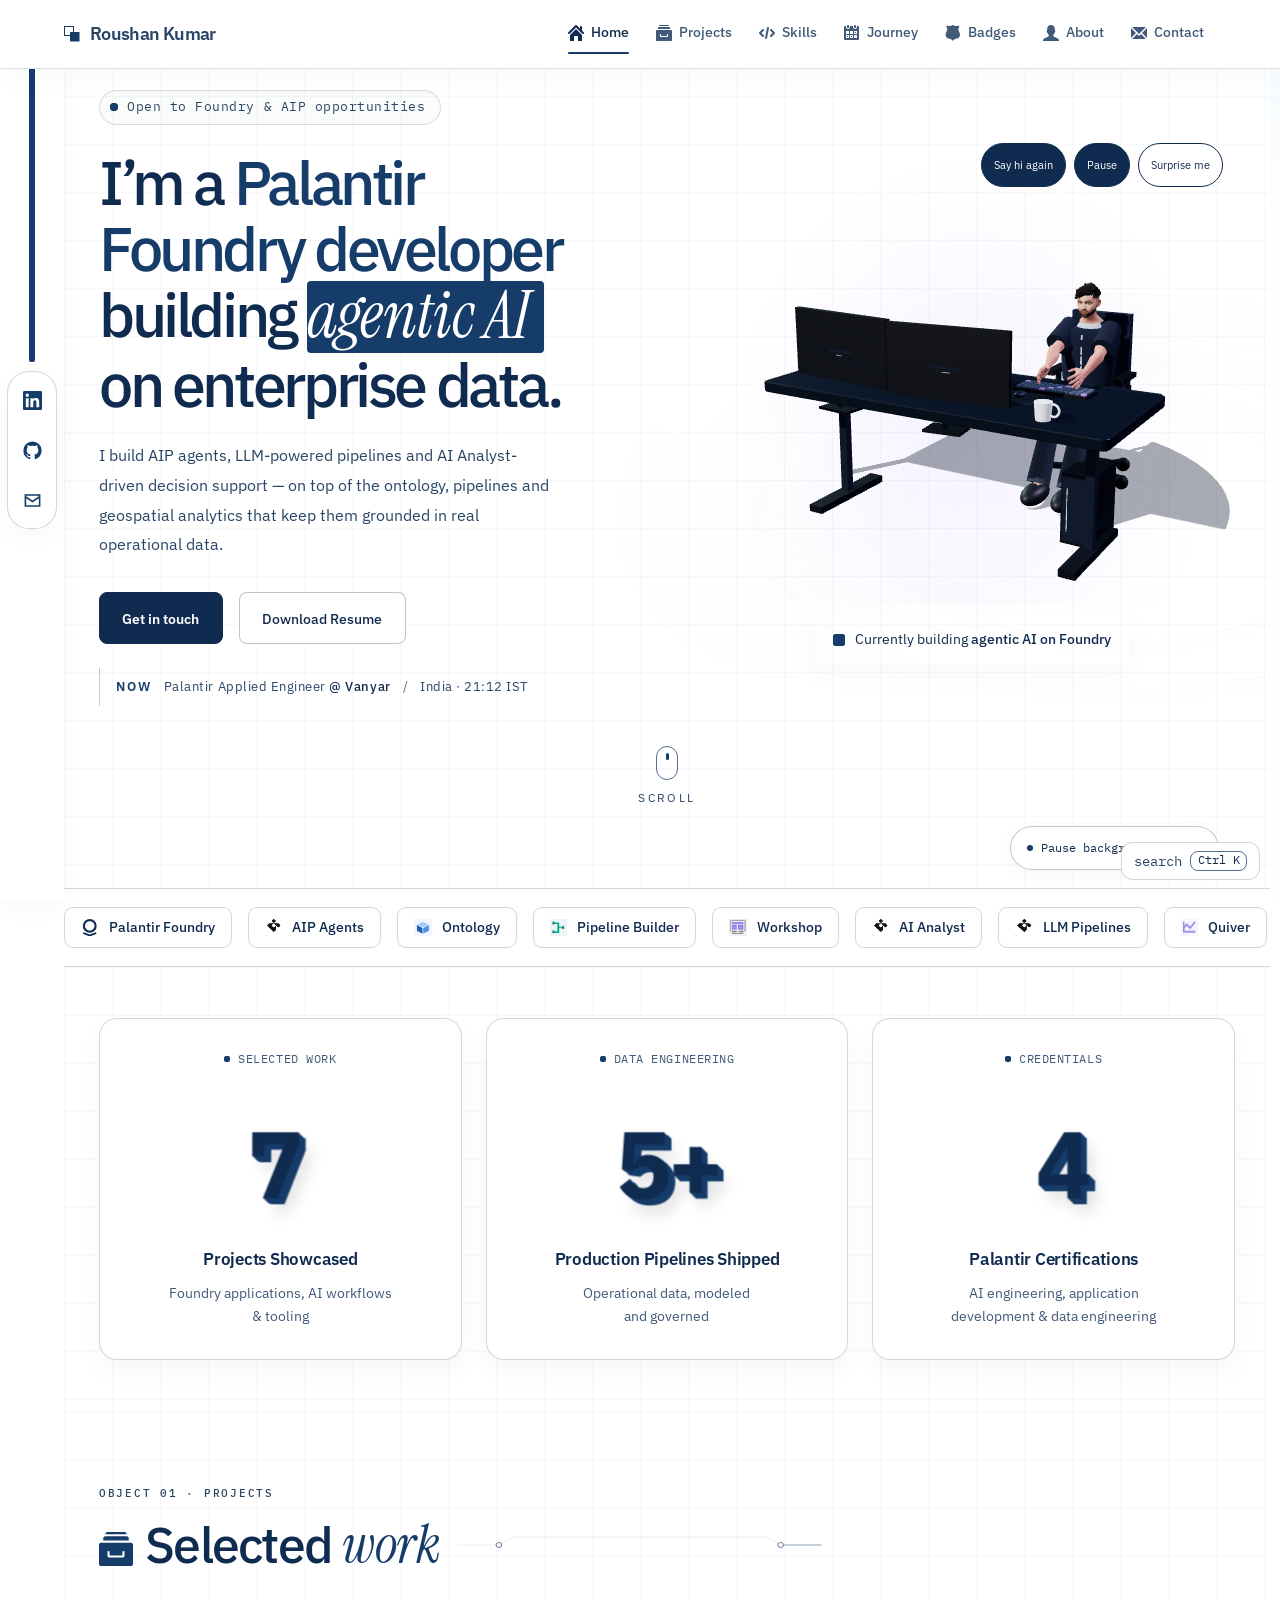
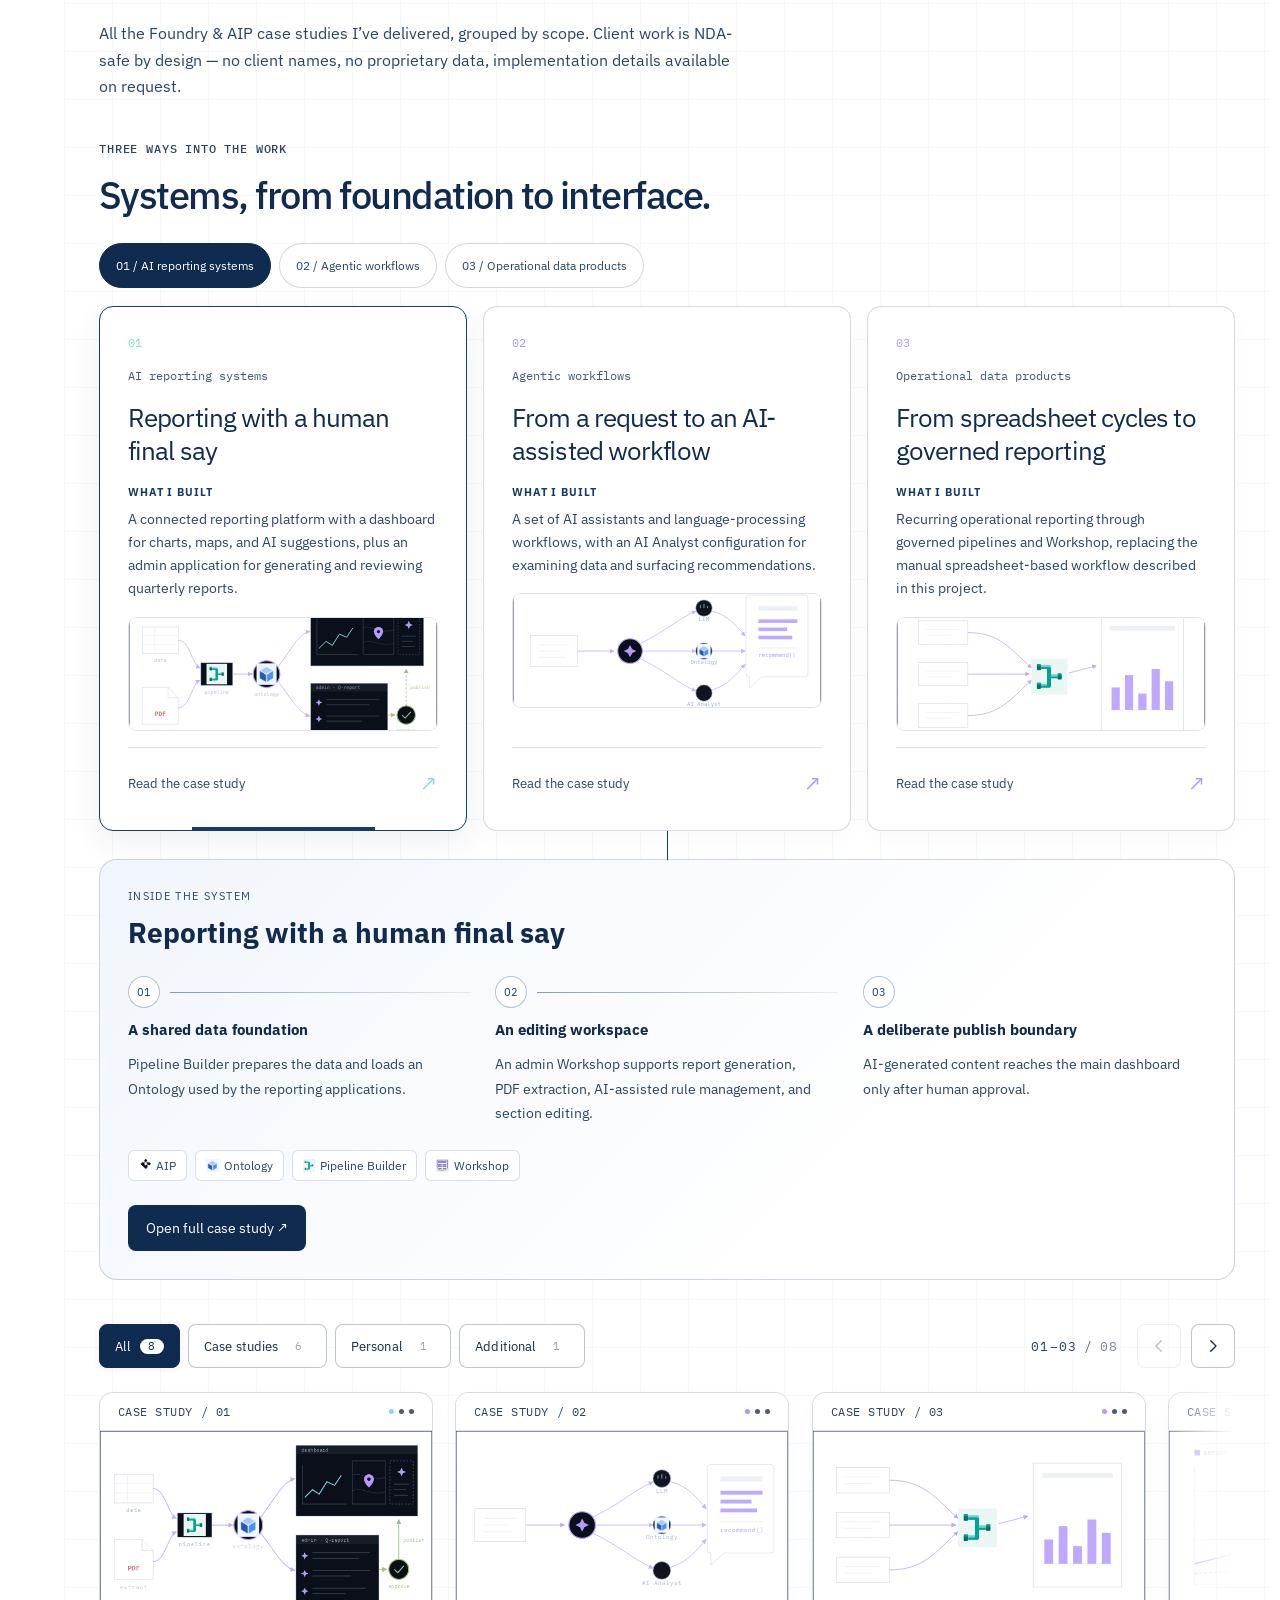
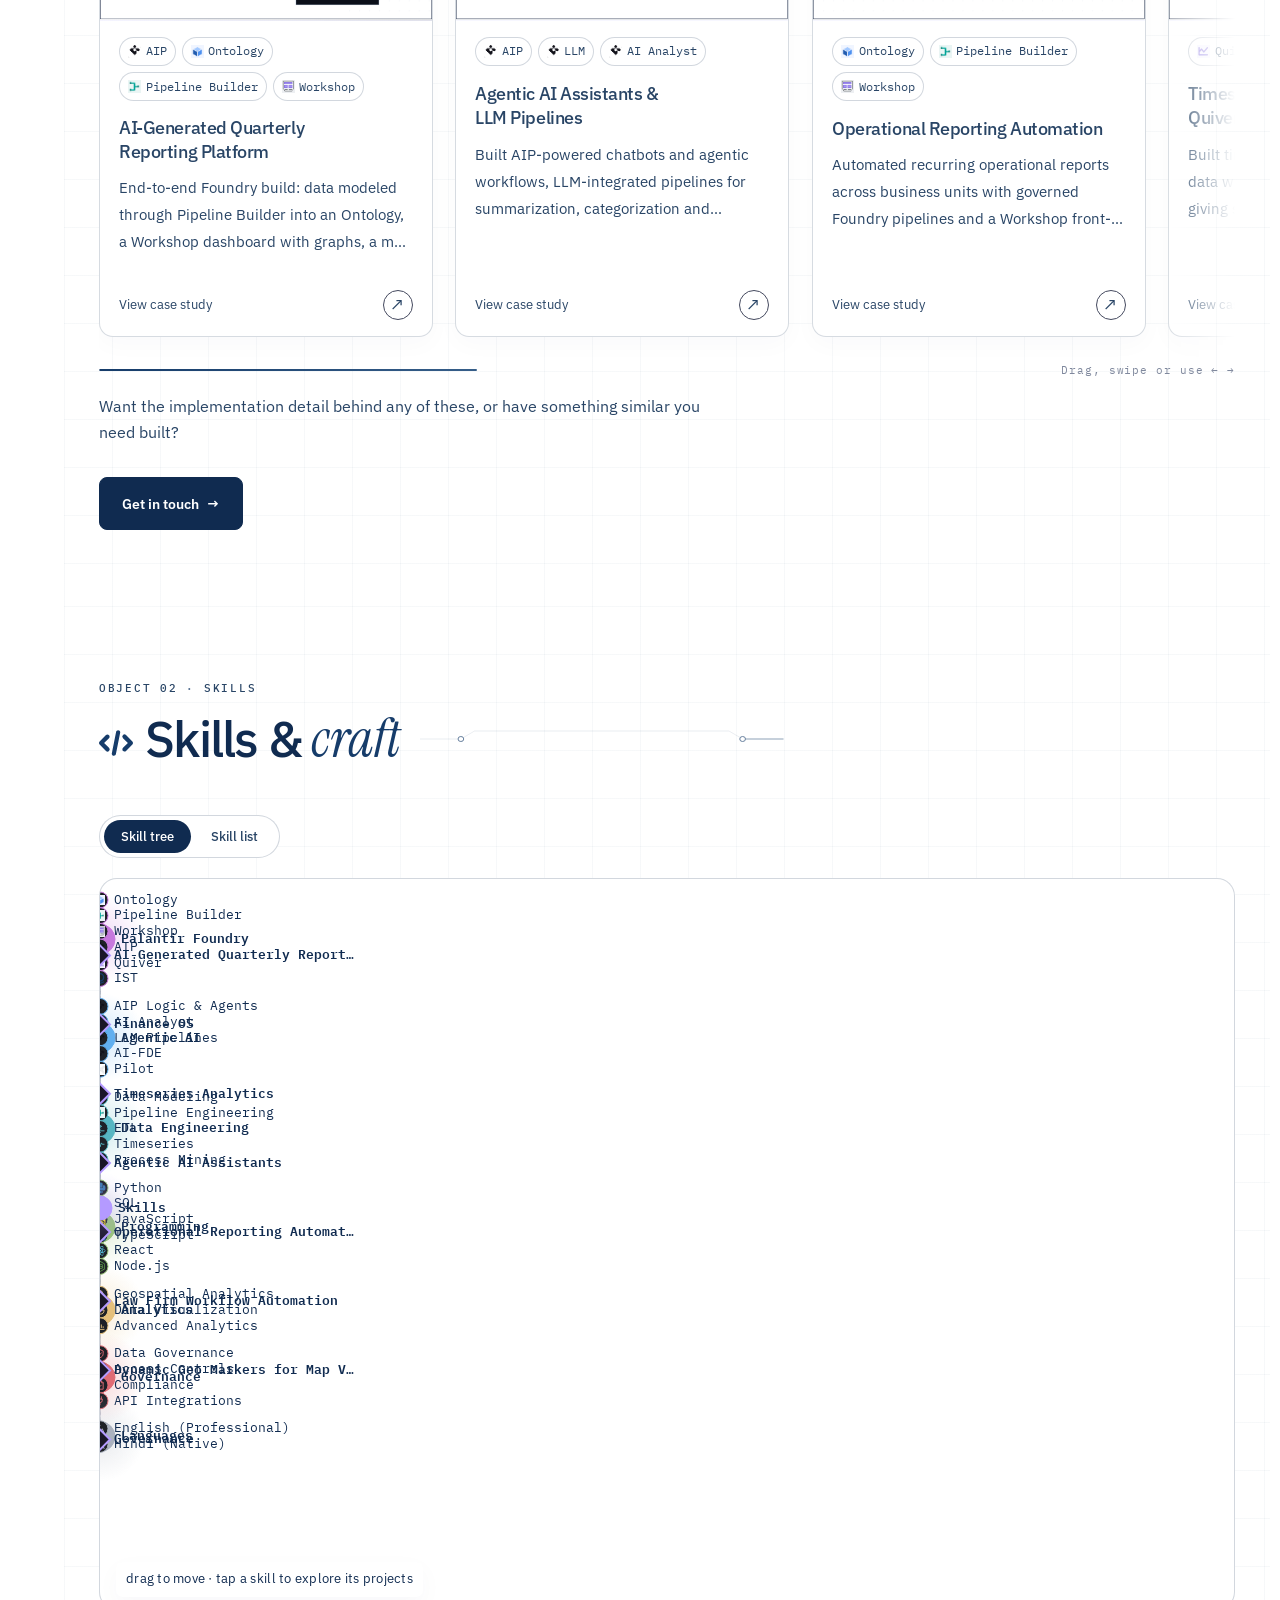
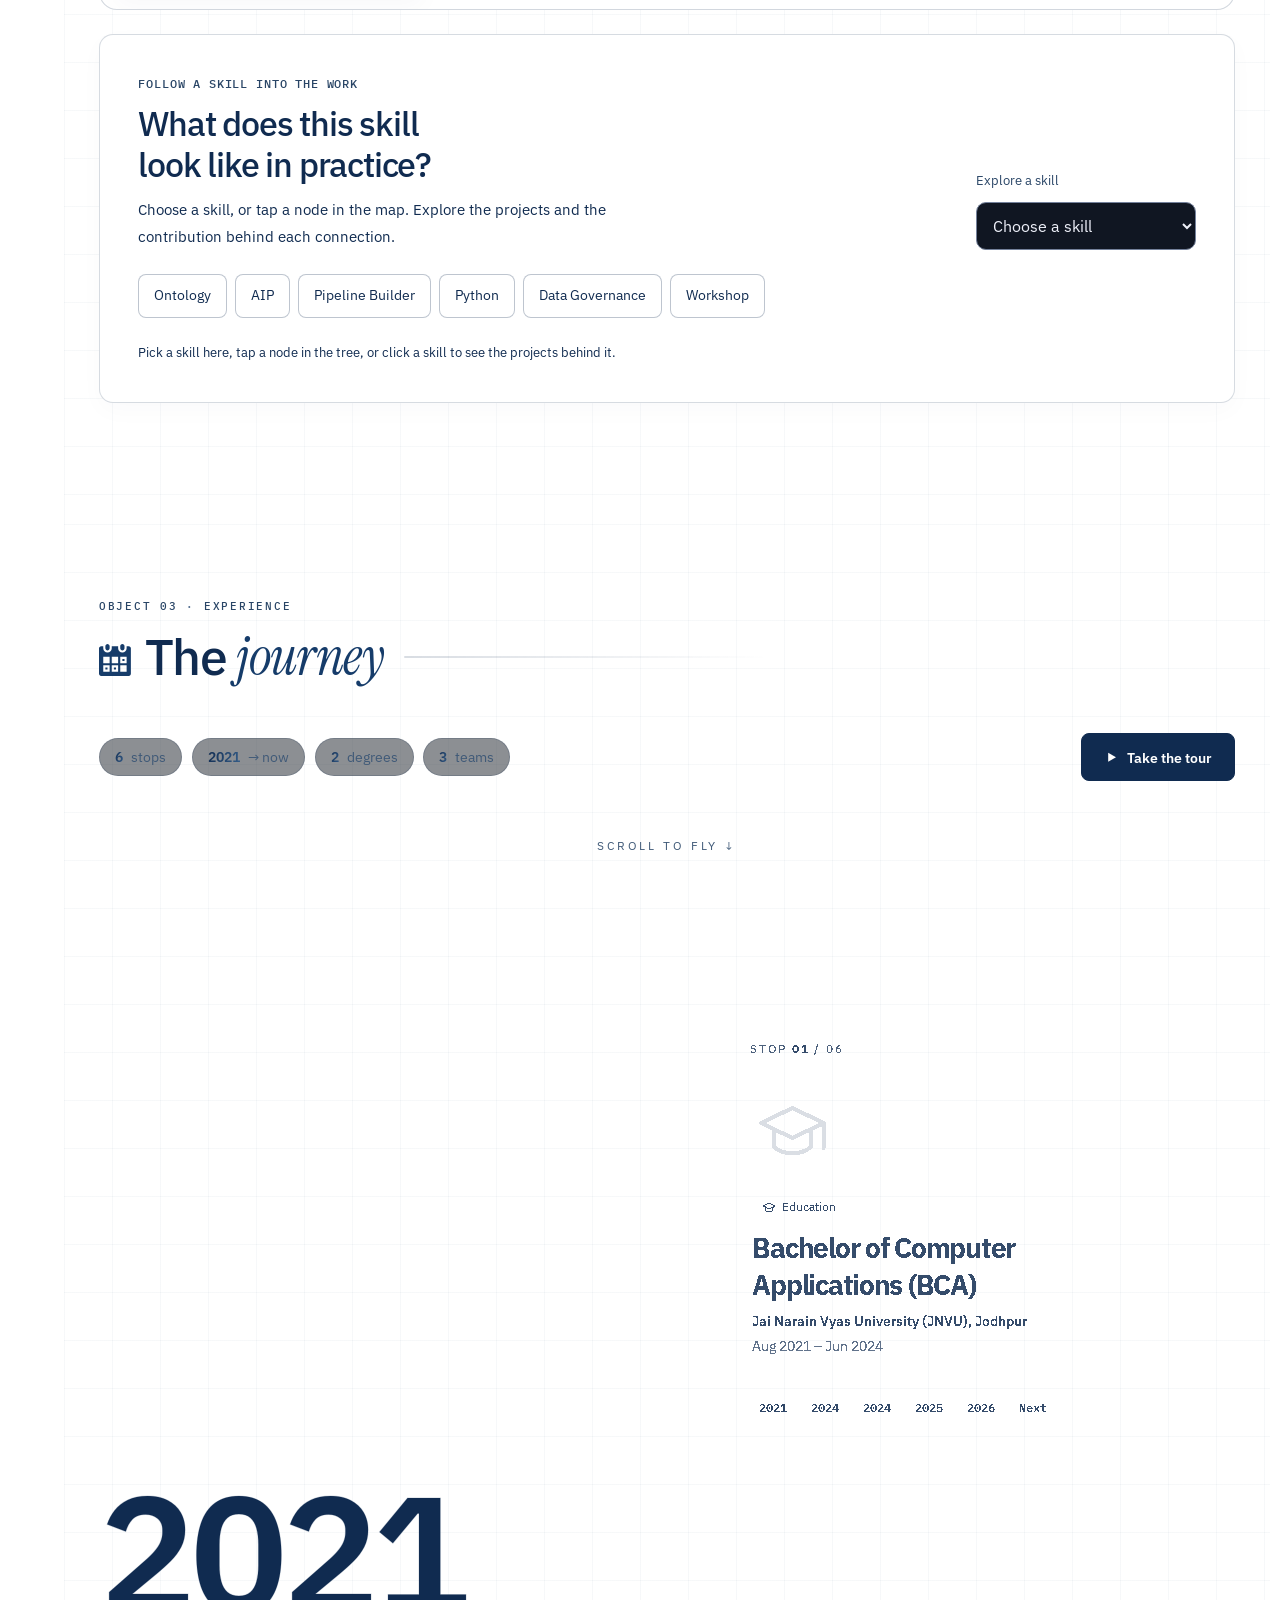
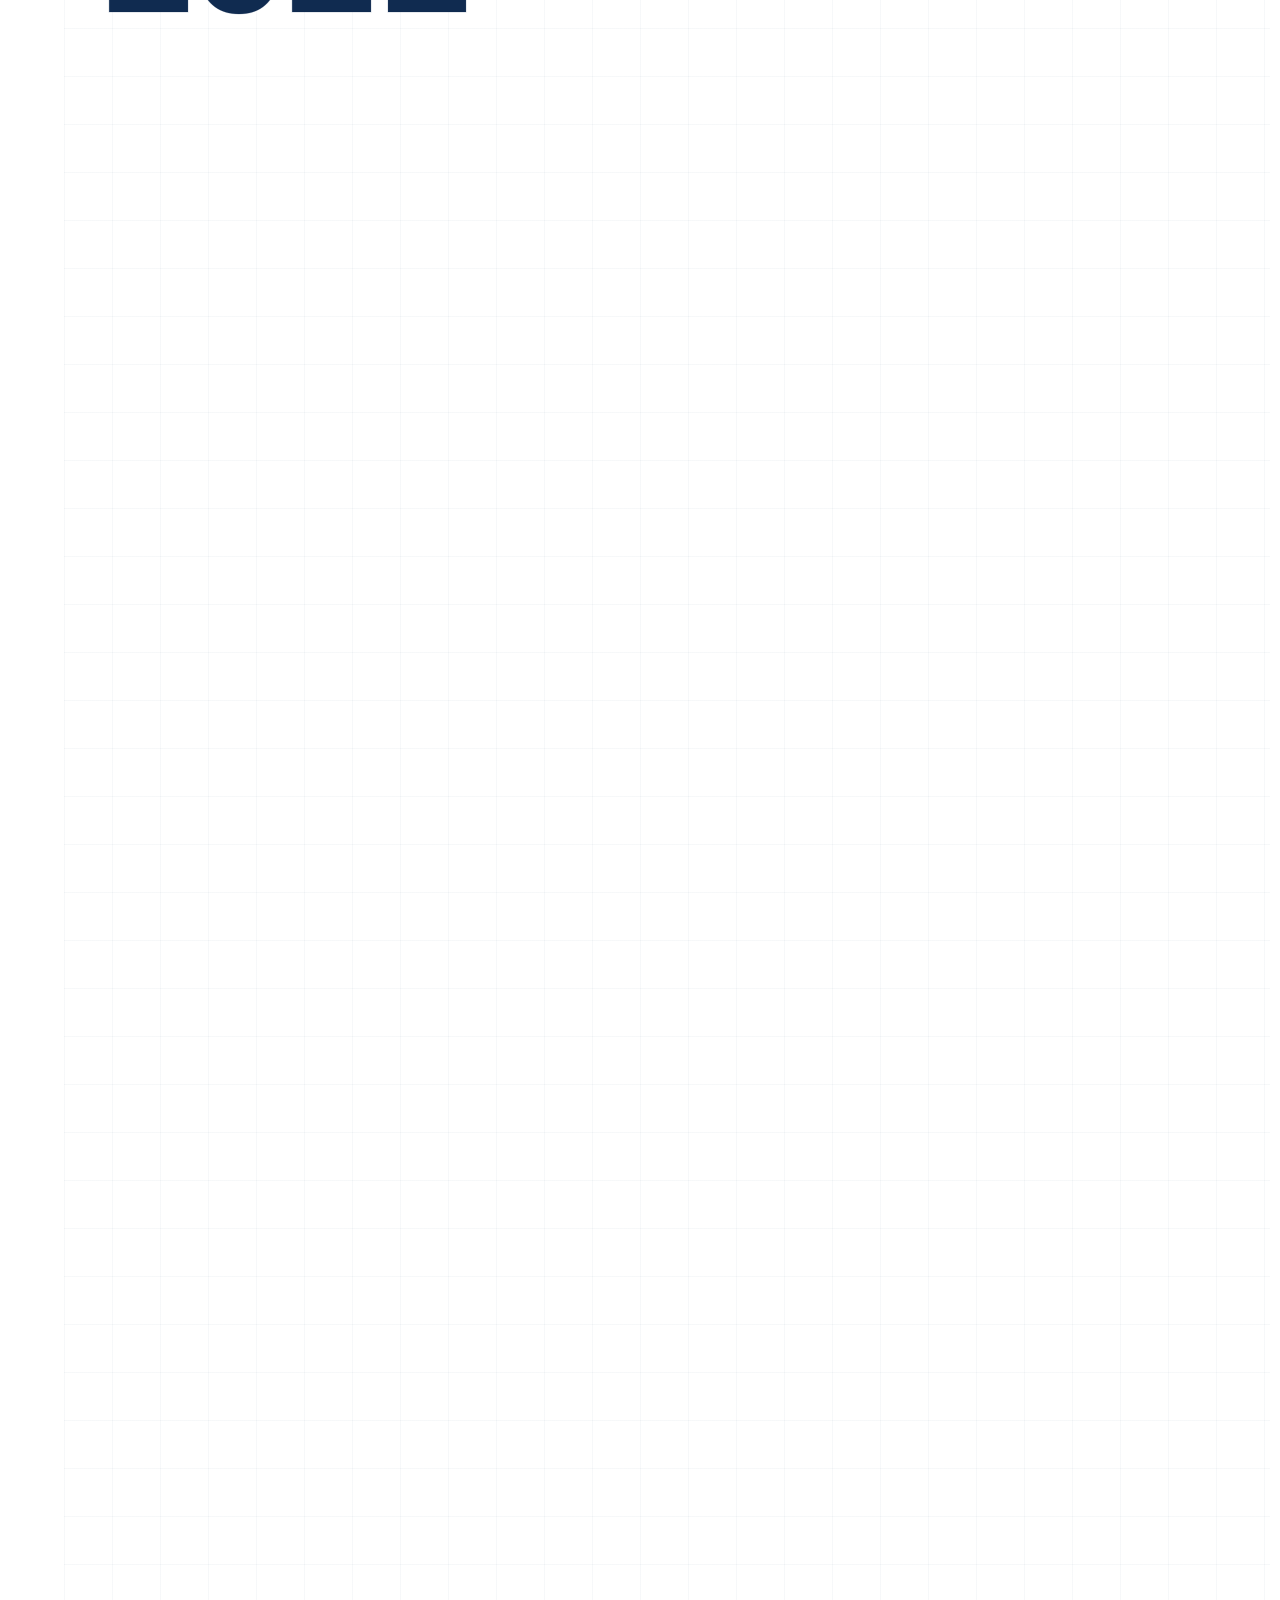
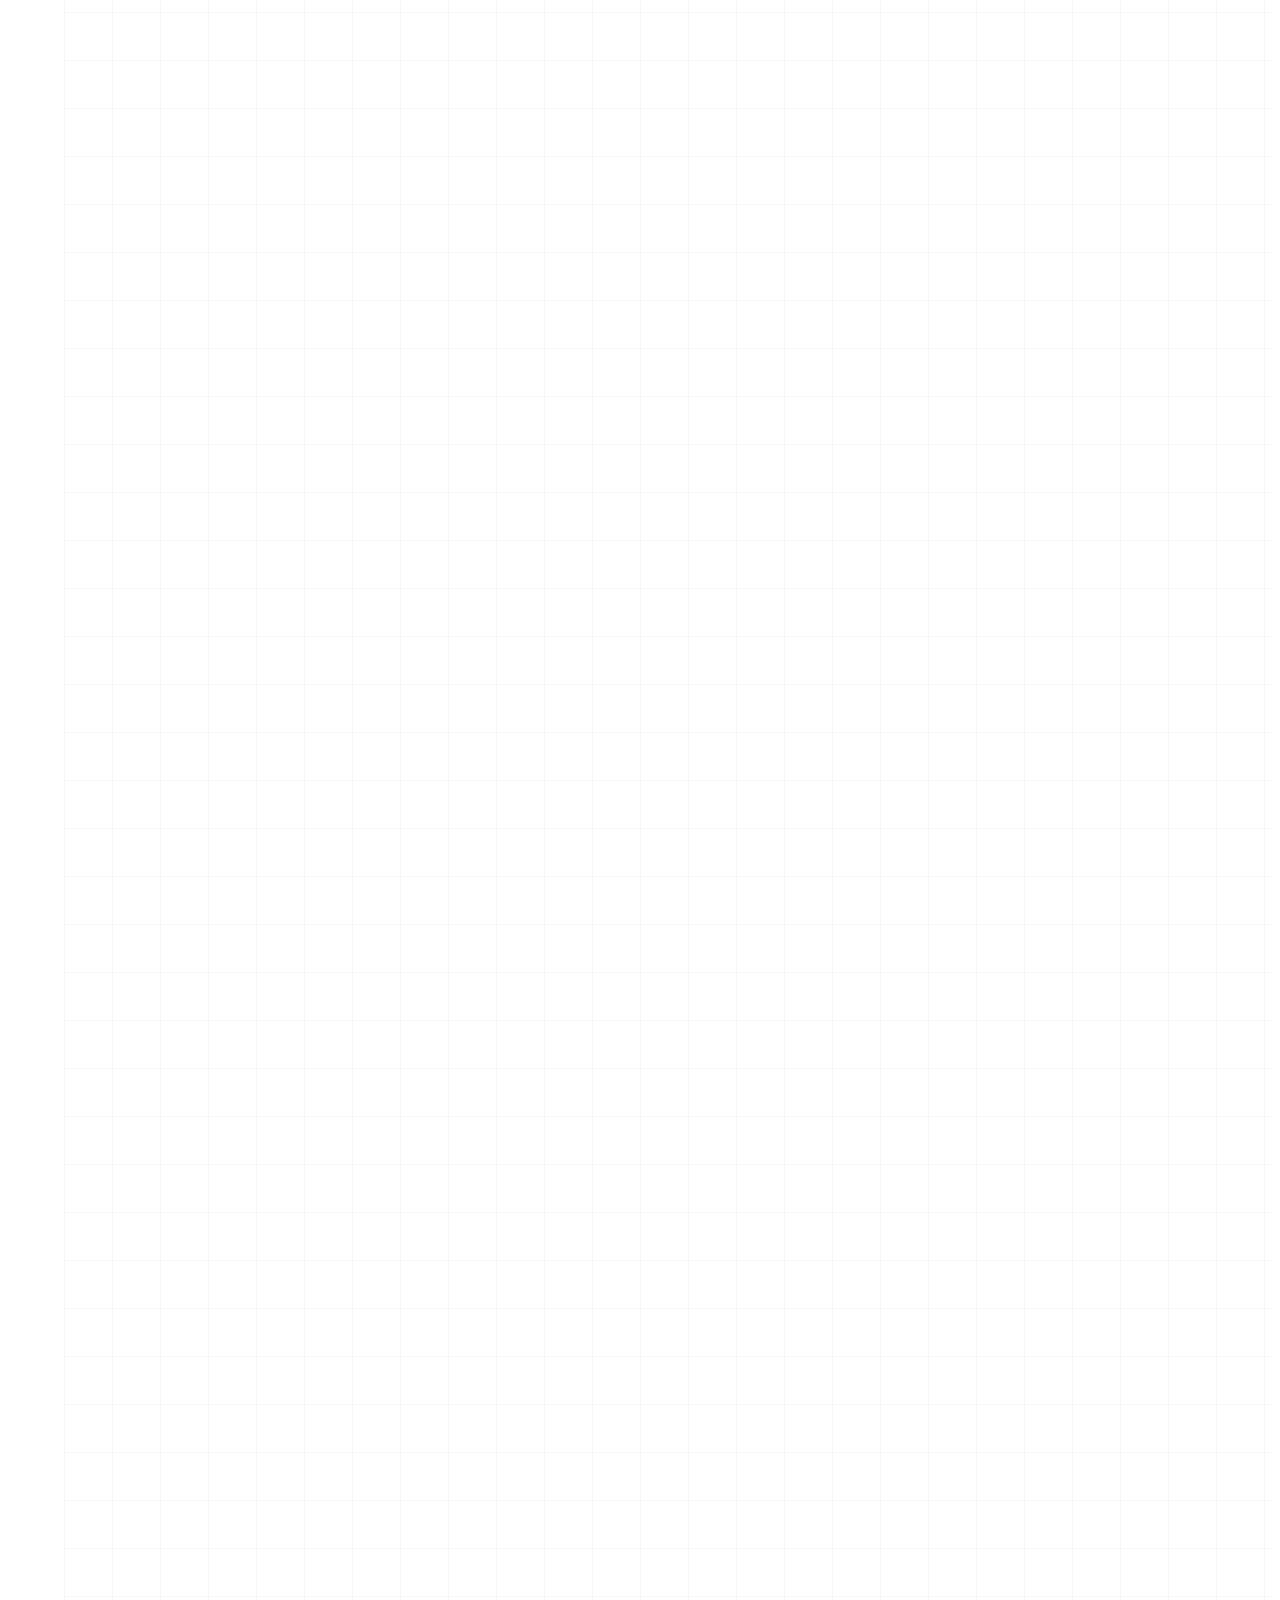
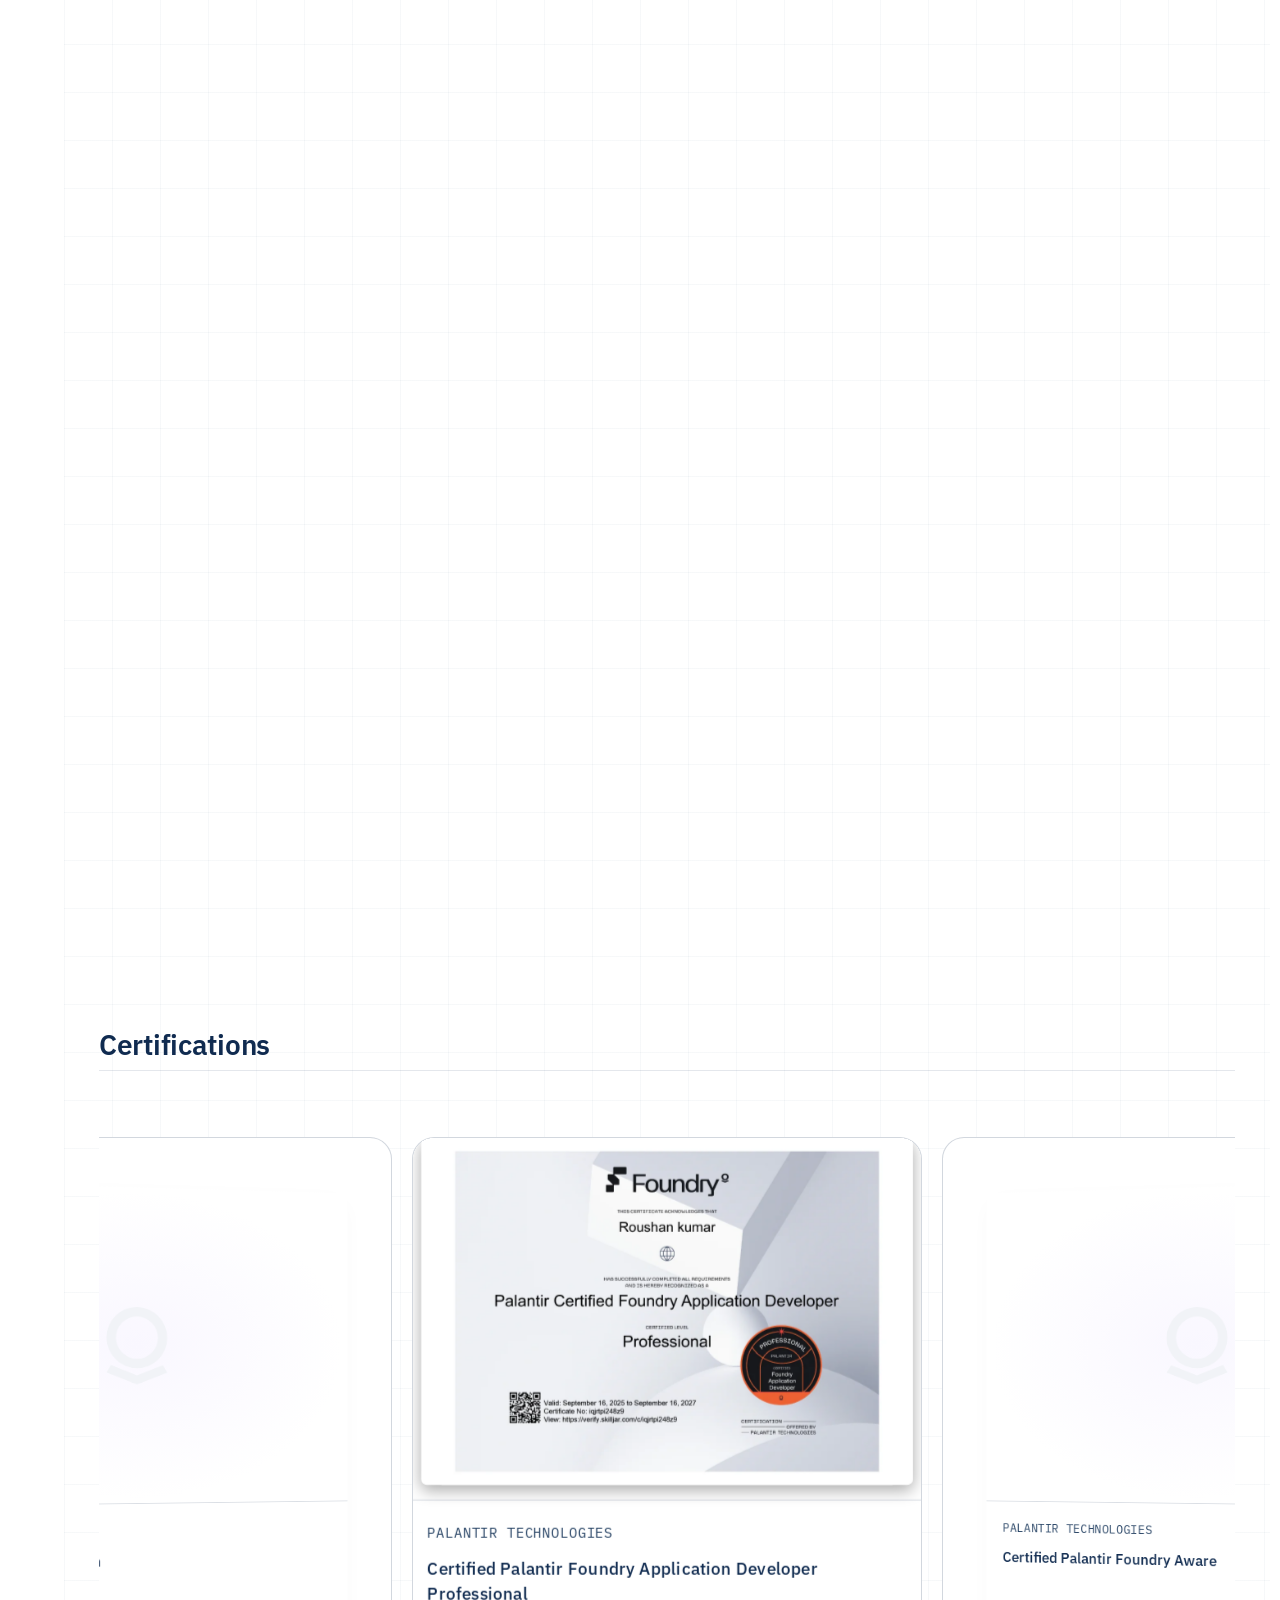
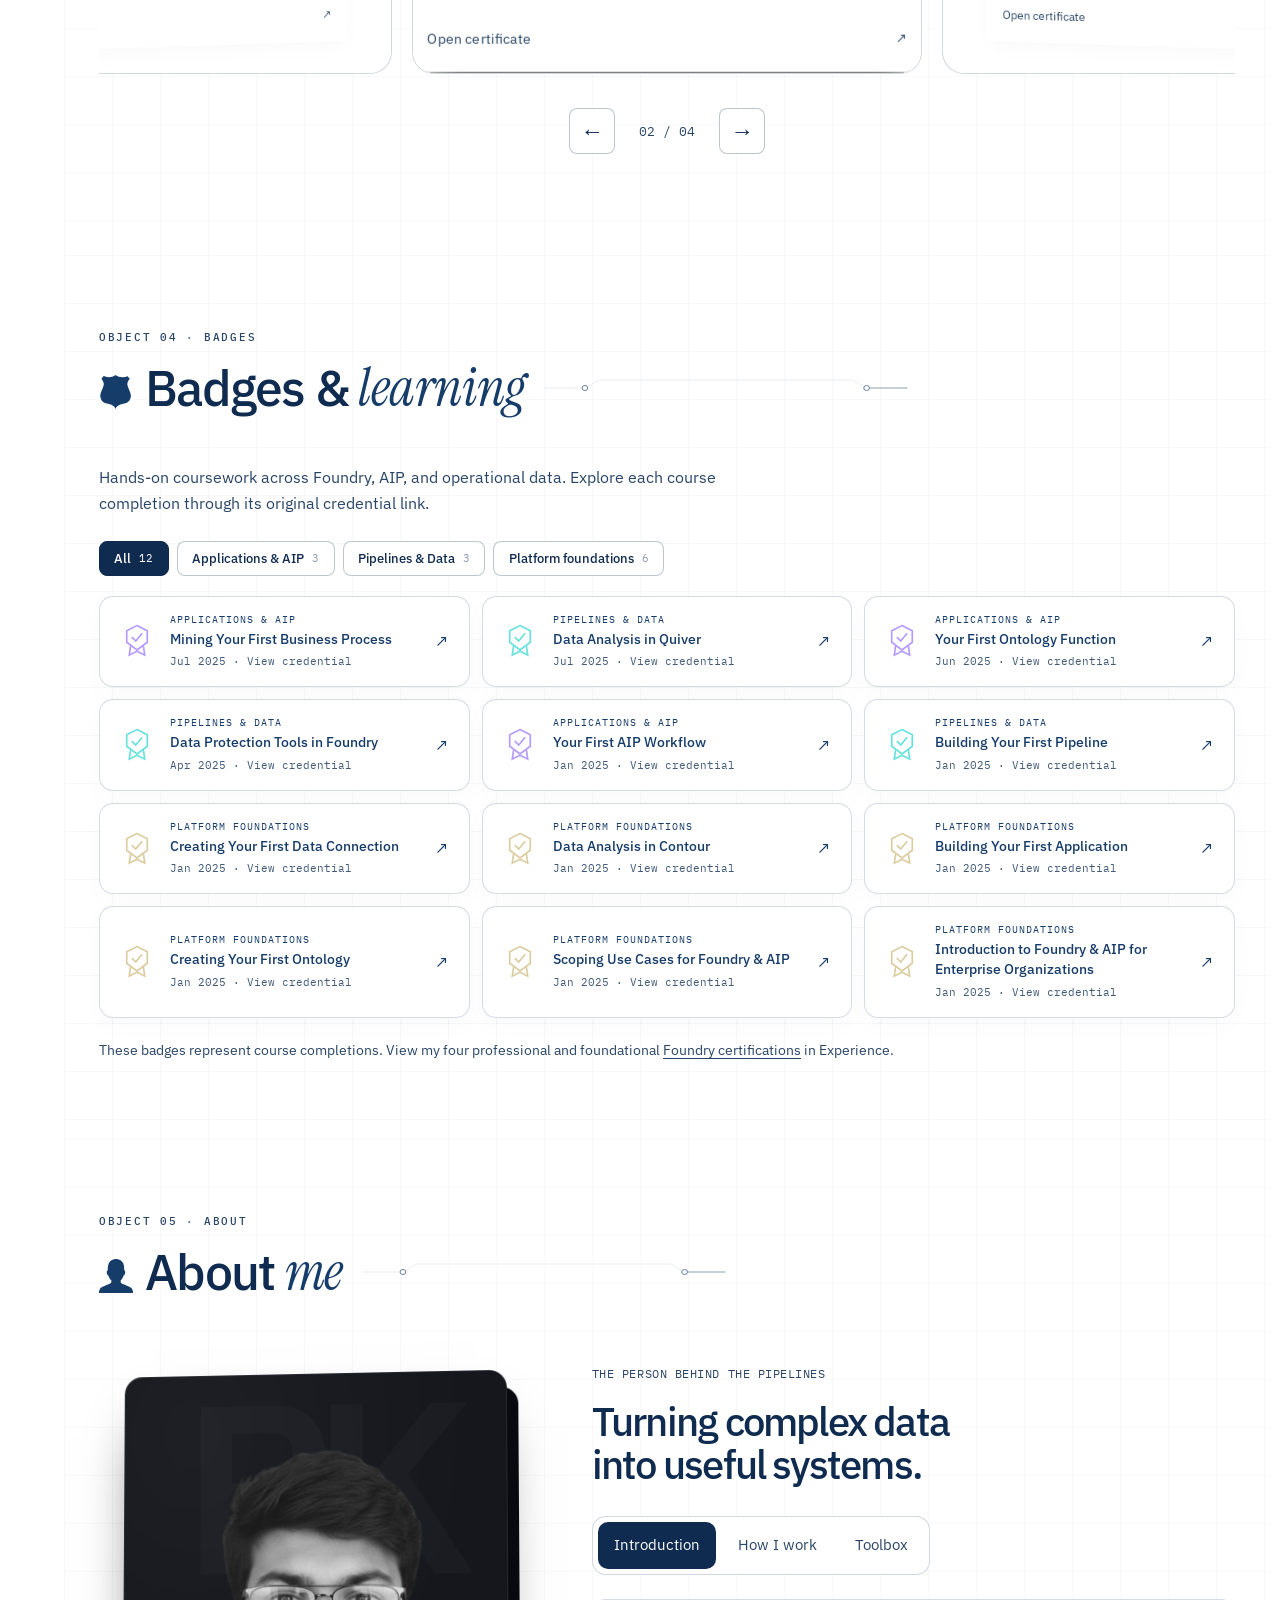
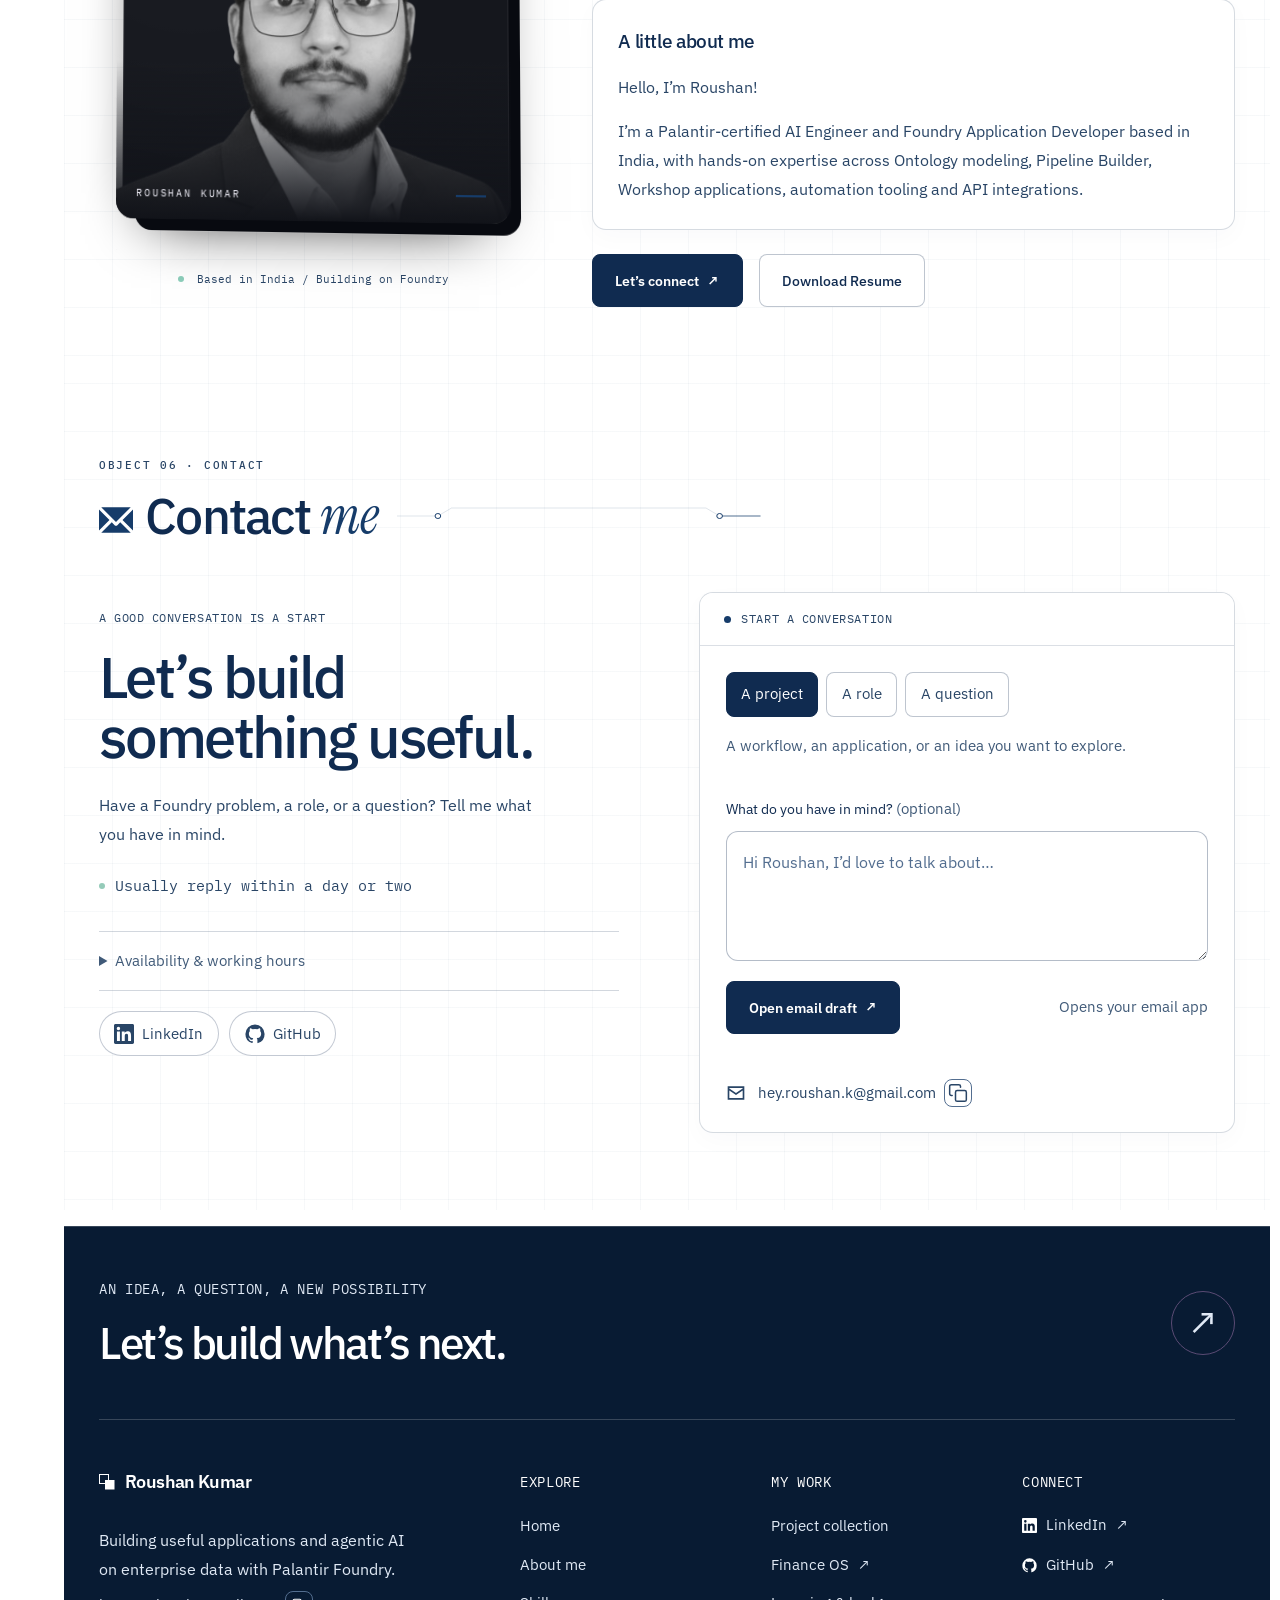
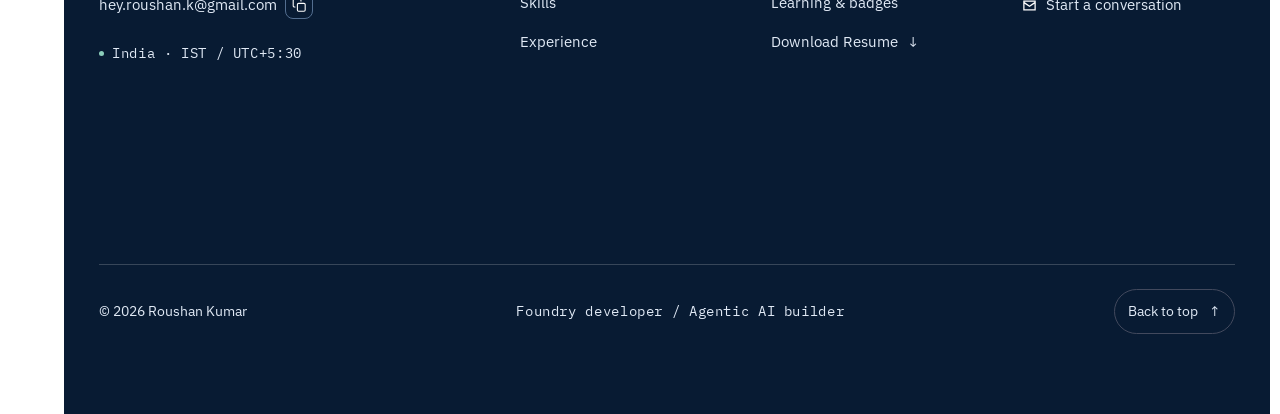
<file: about.html>
<!doctype html>
<html lang="en"><head><meta charset="utf-8"><meta name="viewport" content="width=device-width, initial-scale=1"><title>Roushan Kumar — Portfolio</title><link rel="canonical" href="https://dev-rksharma.github.io/Portfolio/"><meta name="robots" content="noindex,follow"><meta http-equiv="refresh" content="0;url=index.html#about-me"><script>location.replace("index.html#about-me");</script><link rel="stylesheet" href="css/white-navy.css?v=20261109" />
</head><body>
<svg aria-hidden="true" width="0" height="0" style="position:absolute;pointer-events:none"><defs><filter id="navy-duotone" color-interpolation-filters="sRGB"><feColorMatrix type="matrix" values=".199 .669 .067 0 .063 .176 .593 .060 0 .169 .147 .491 .049 0 .314 0 0 0 1 0"/></filter><filter id="navy-on-white" color-interpolation-filters="sRGB"><feColorMatrix type="matrix" values="-.199 -.669 -.067 0 1 -.176 -.593 -.060 0 1 -.147 -.491 -.049 0 1 0 0 0 1 0"/></filter></defs></svg>

























<p>This section has moved to the single-page portfolio. <a href="index.html#about-me">Continue to about-me</a>.</p><script src="js/navy-interactions.js?v=20261109" defer></script>
<script src="js/modern-nav.js?v=20261109" defer></script>
<script src="js/footer-name.js?v=20261109" defer></script>
</body></html>
</file>
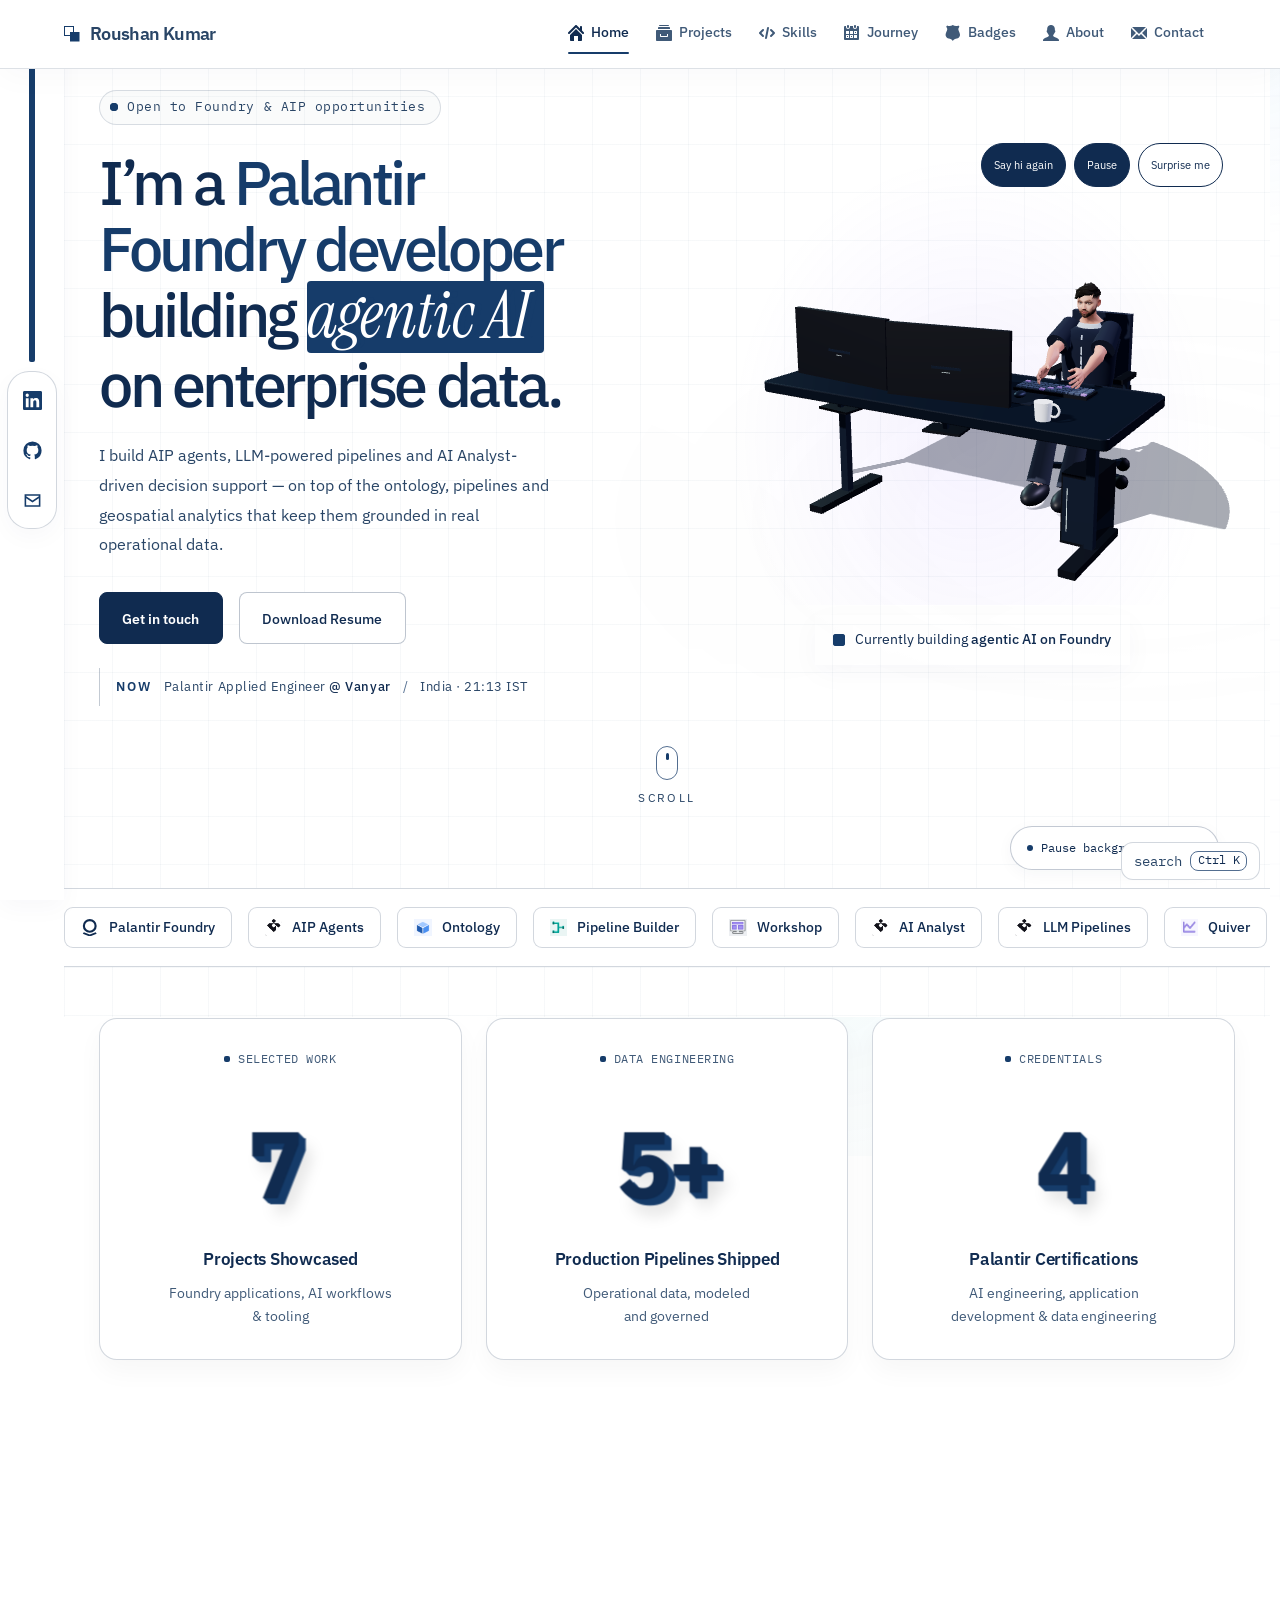
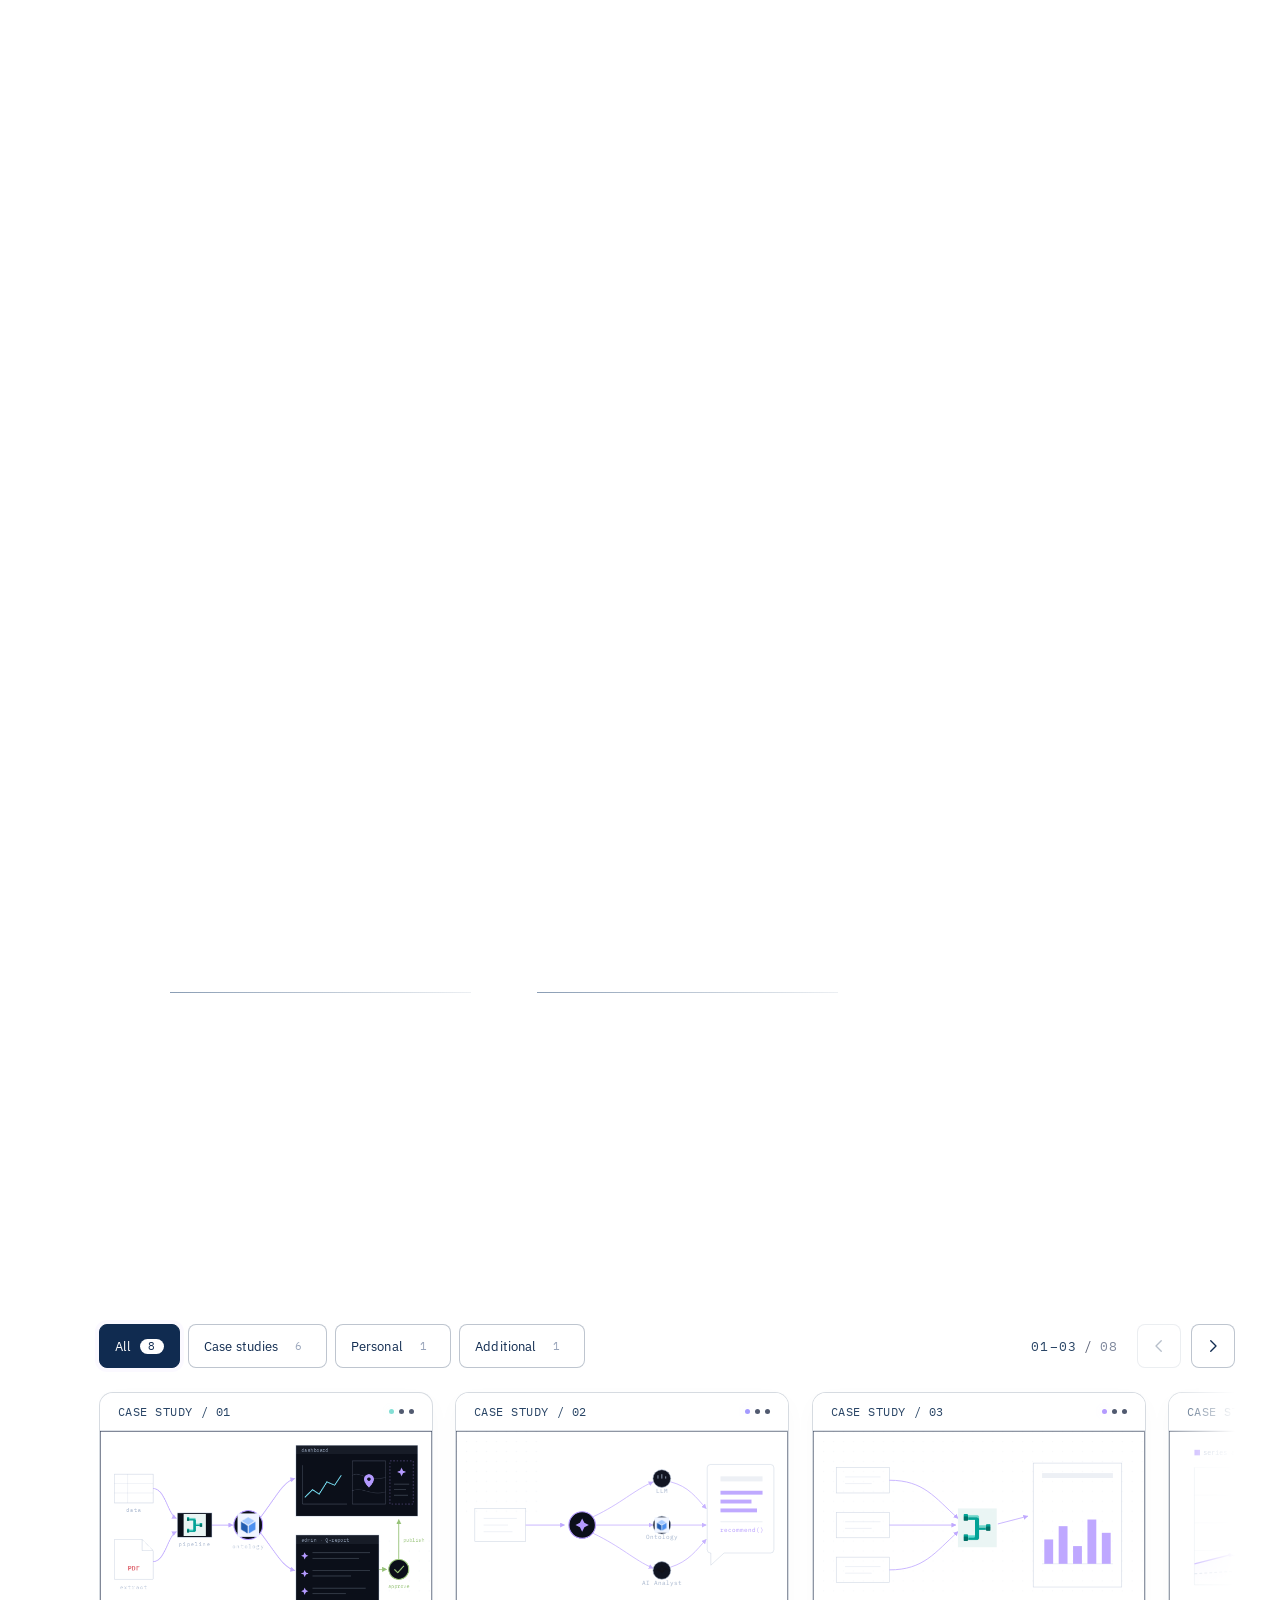
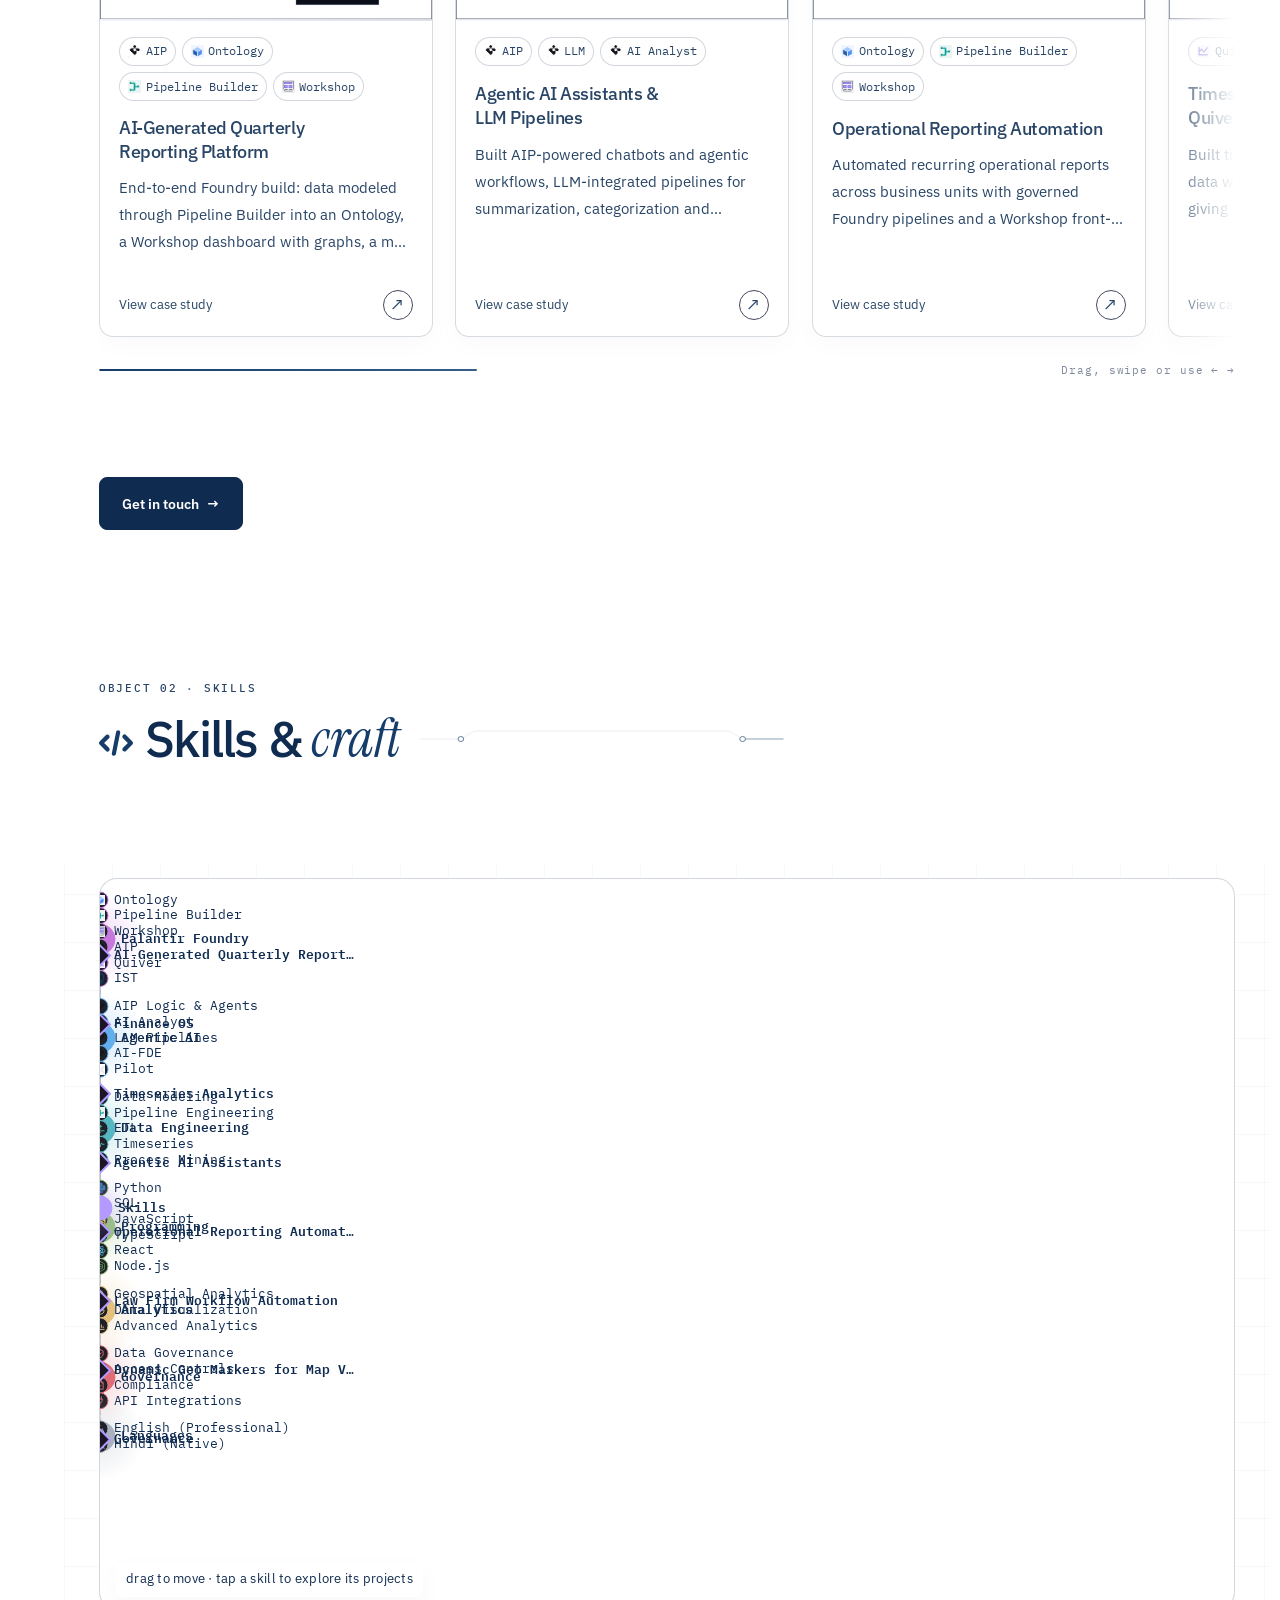
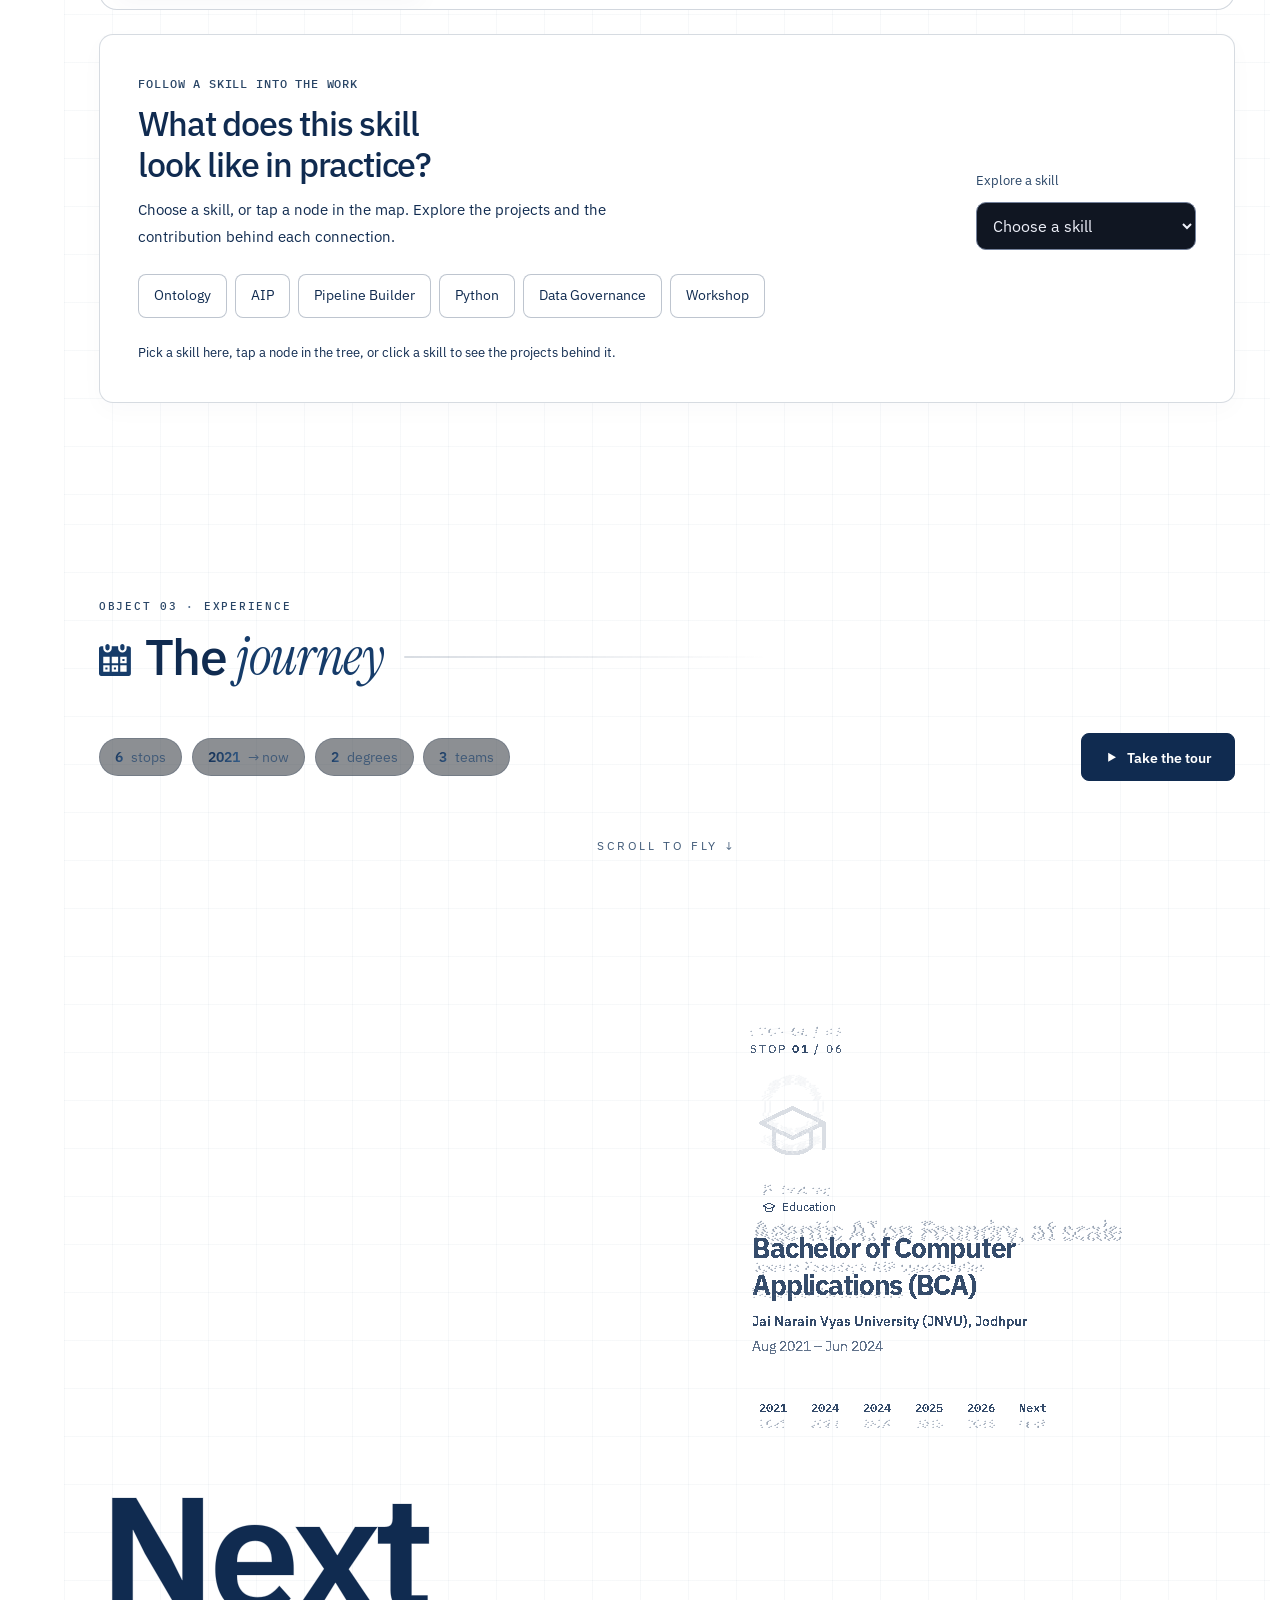
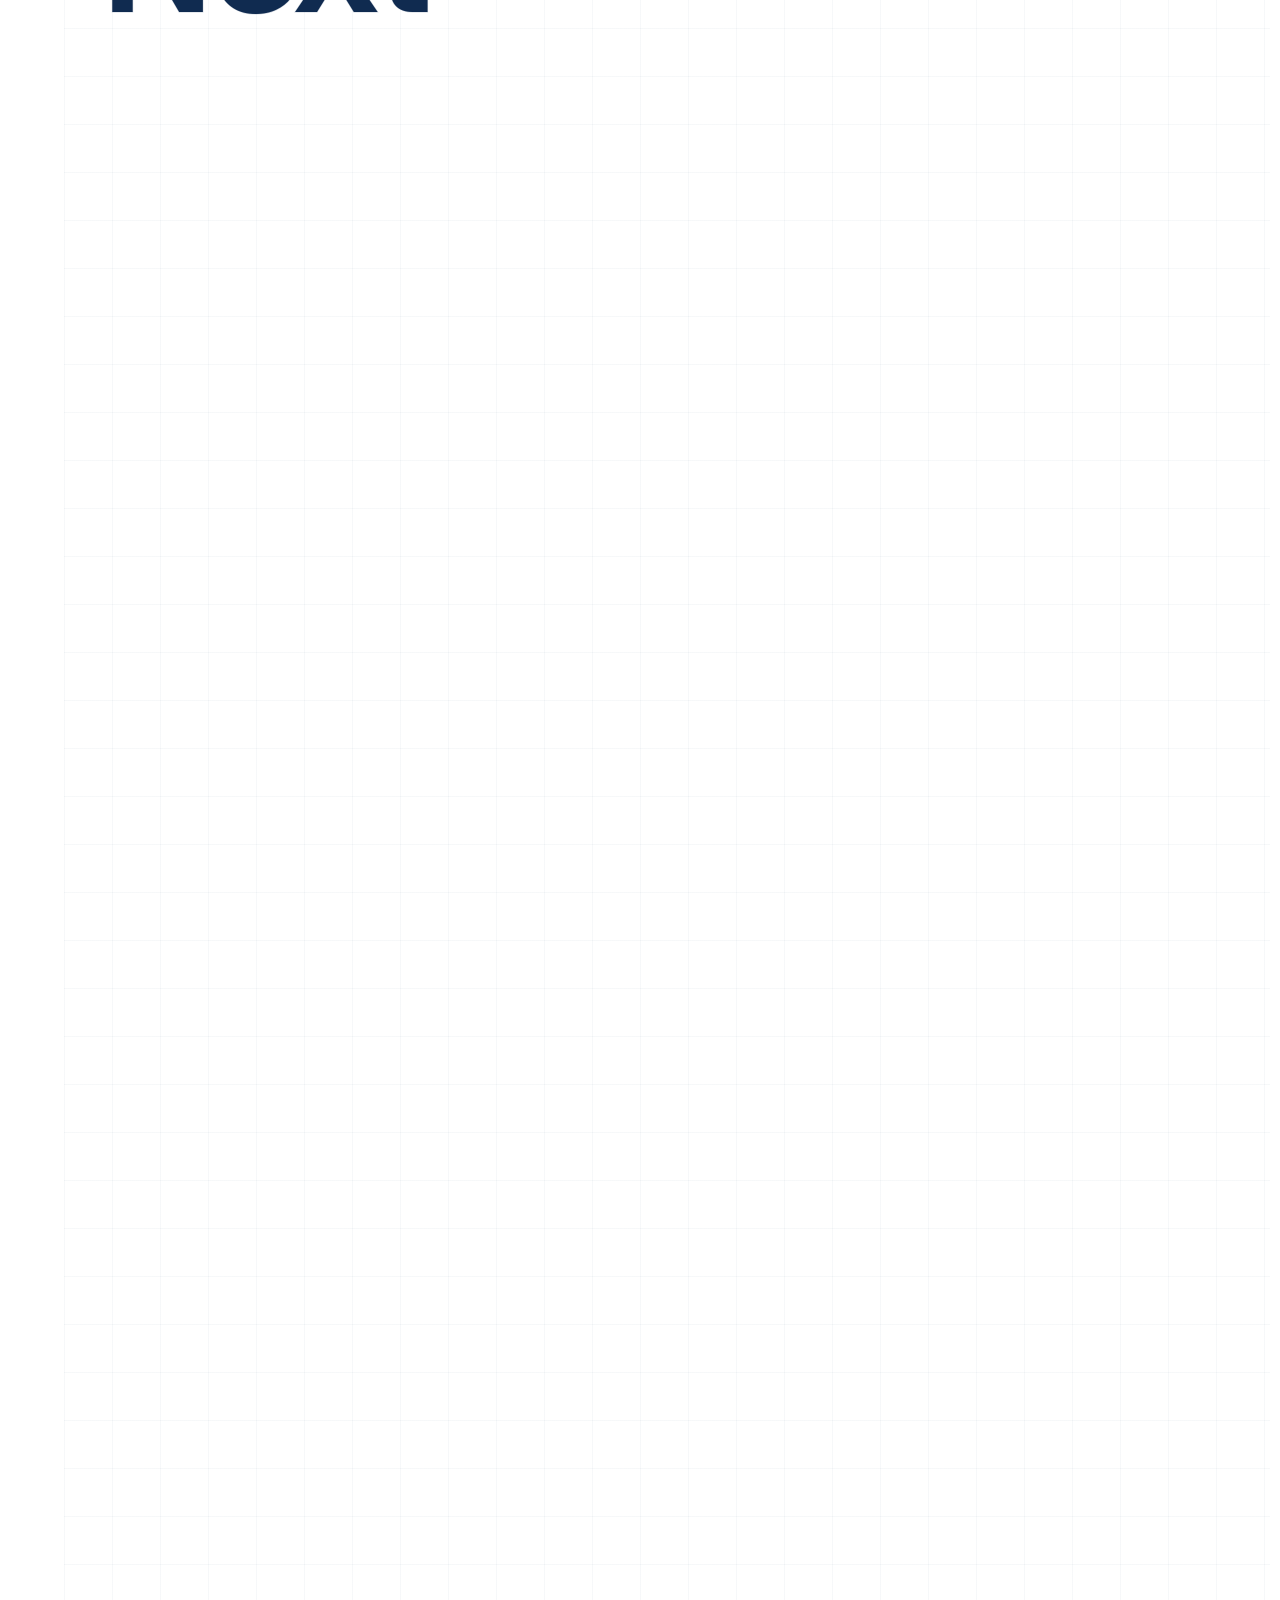
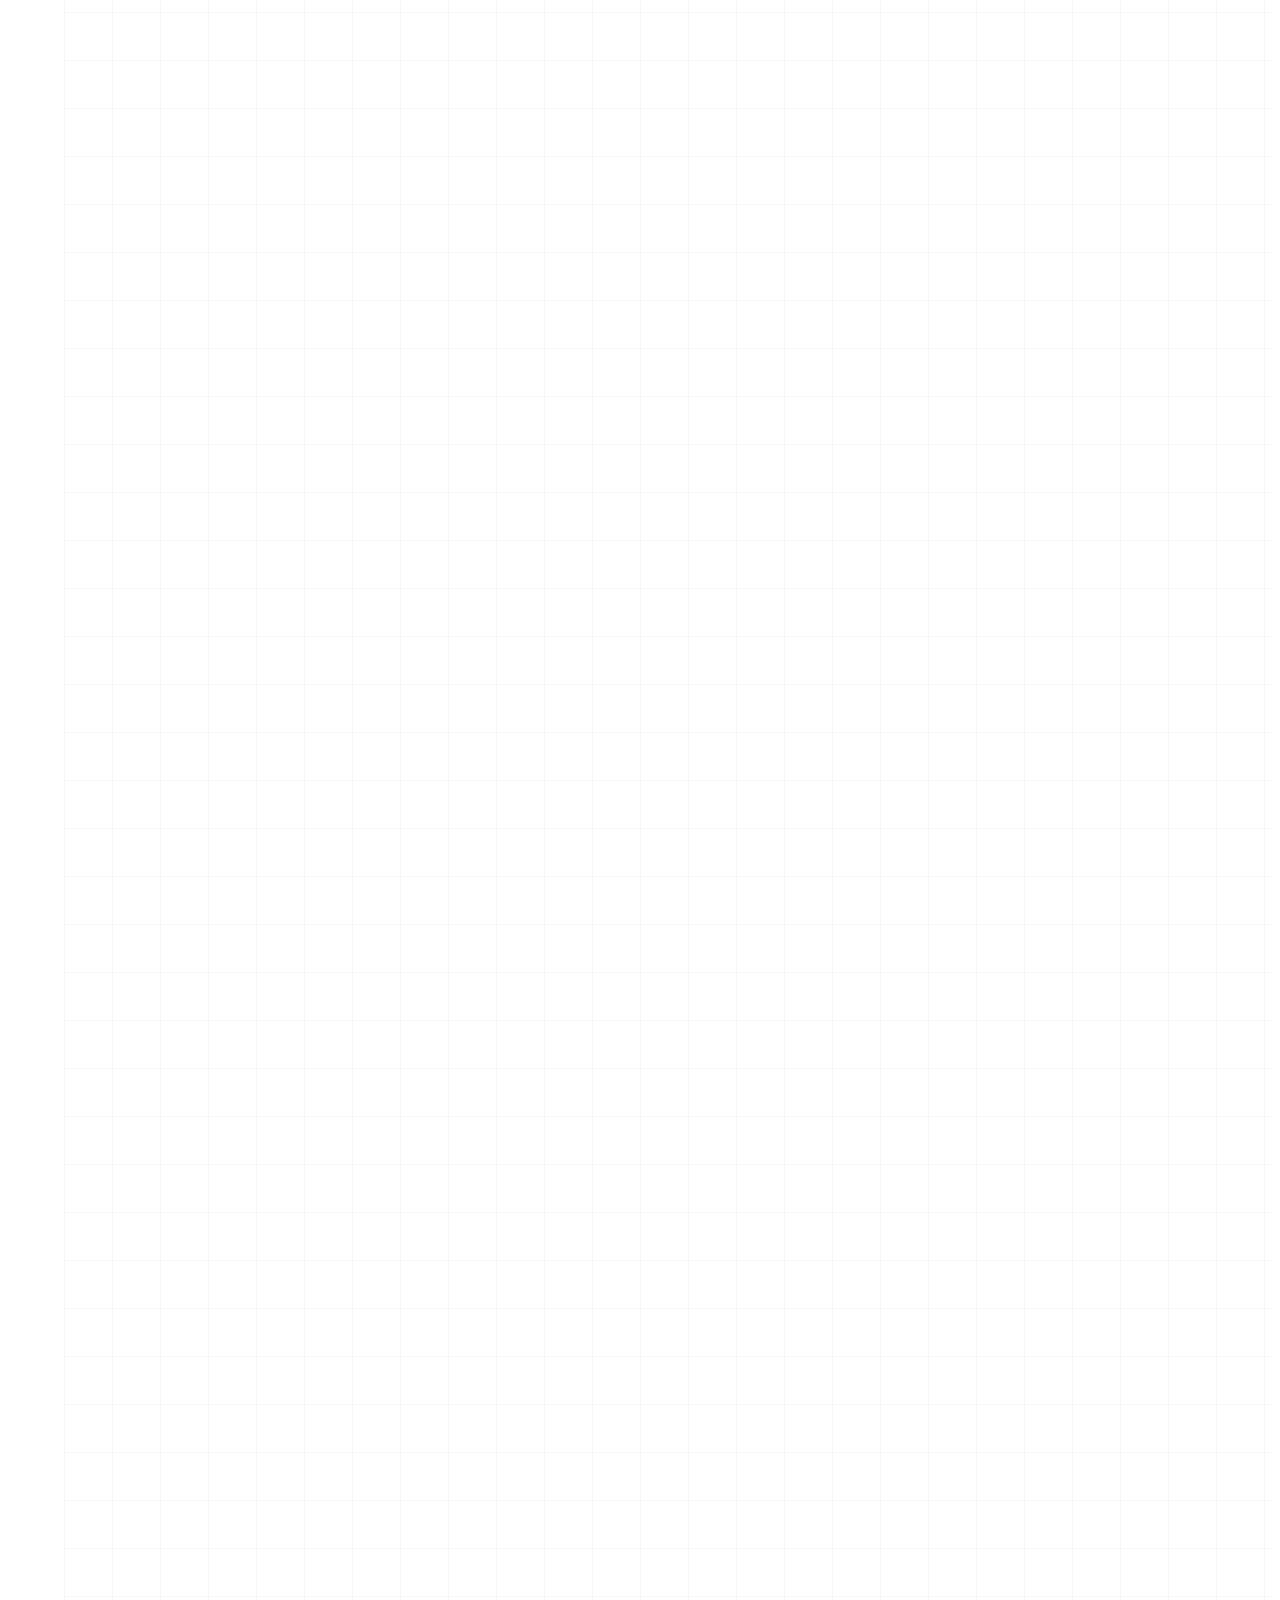
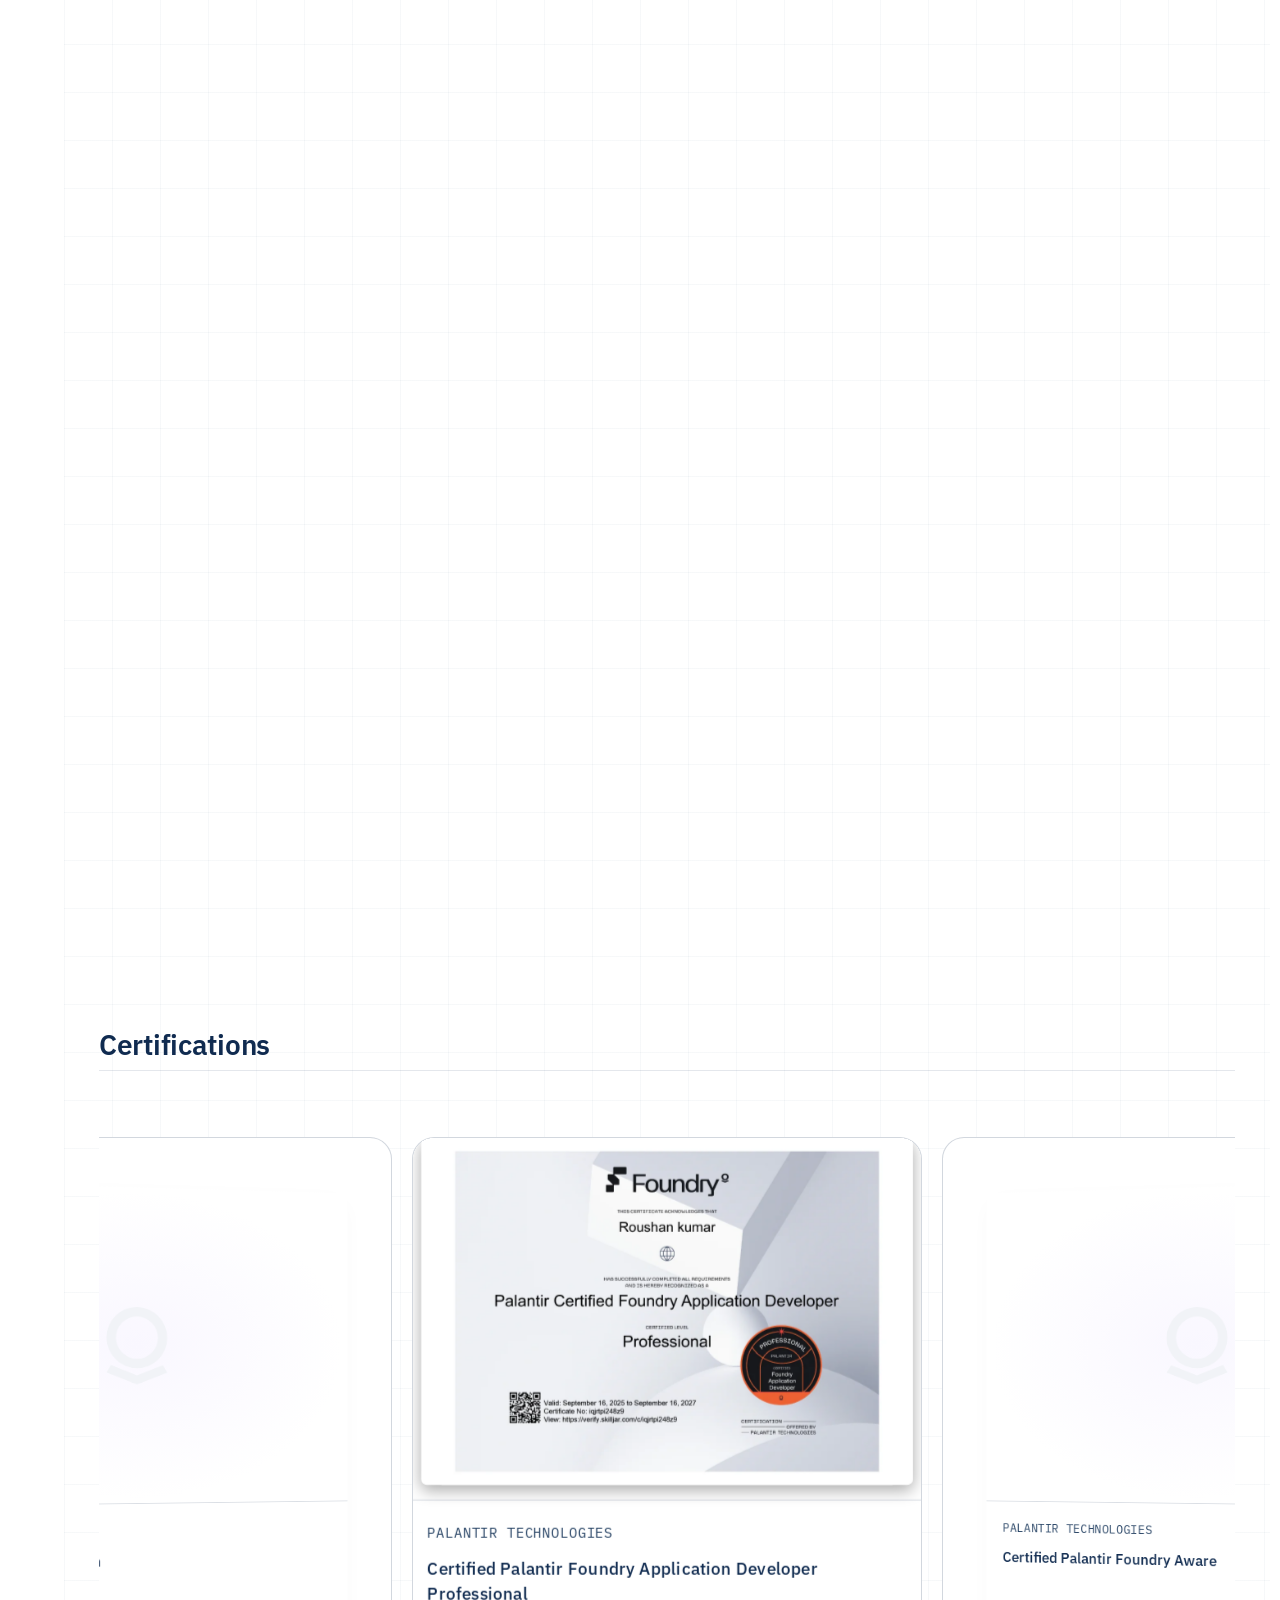
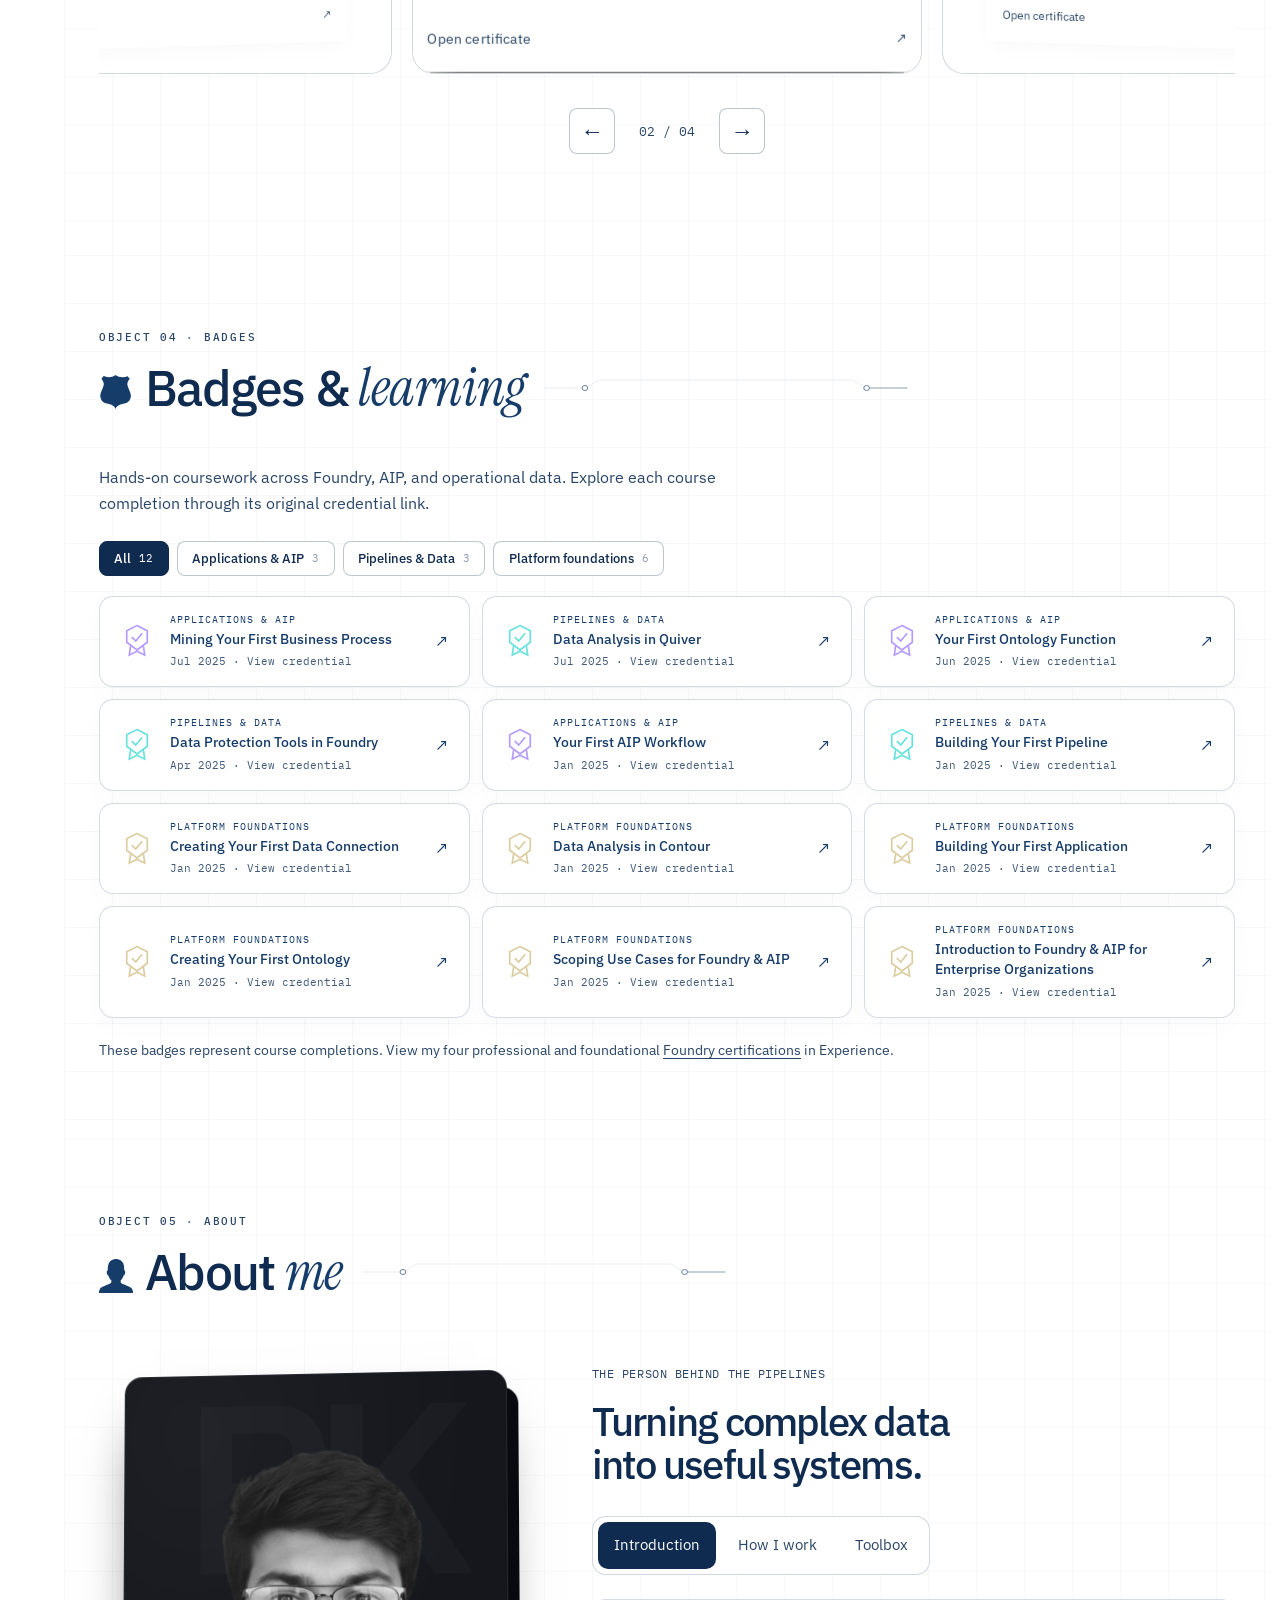
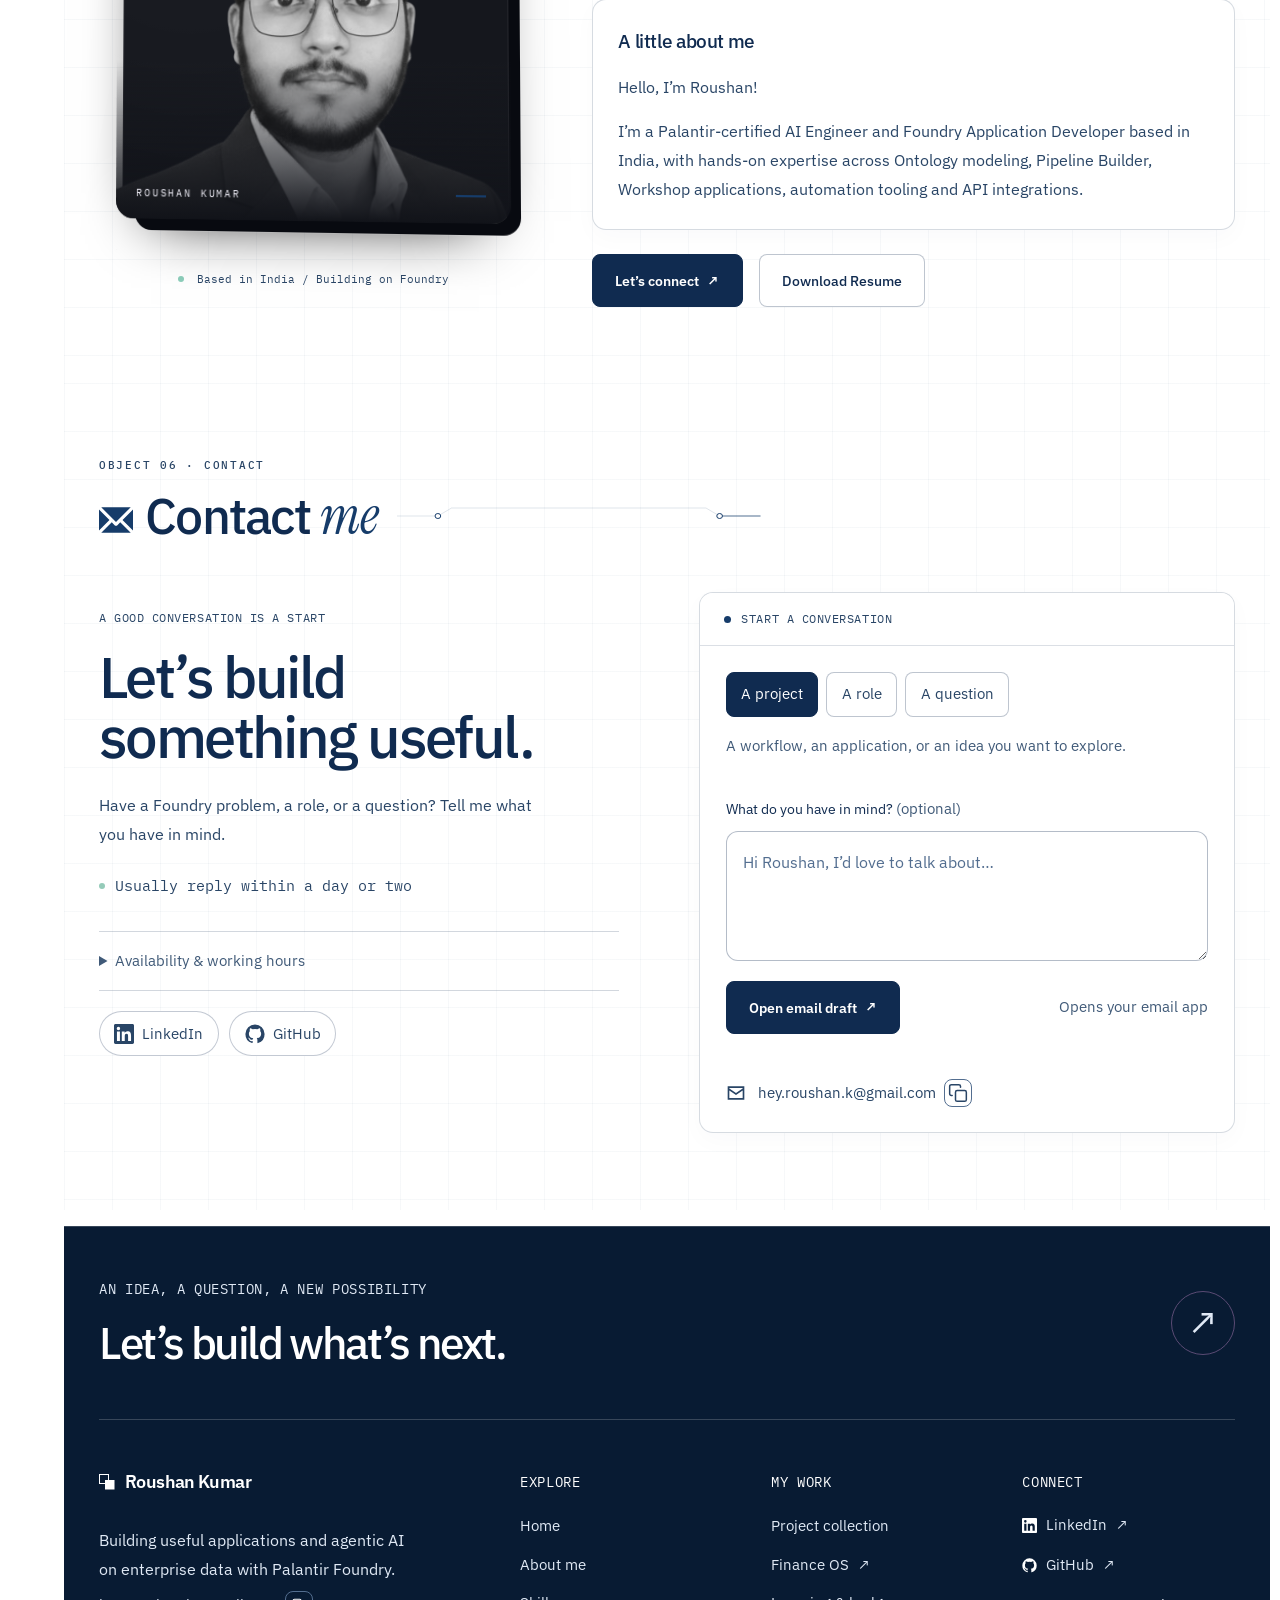
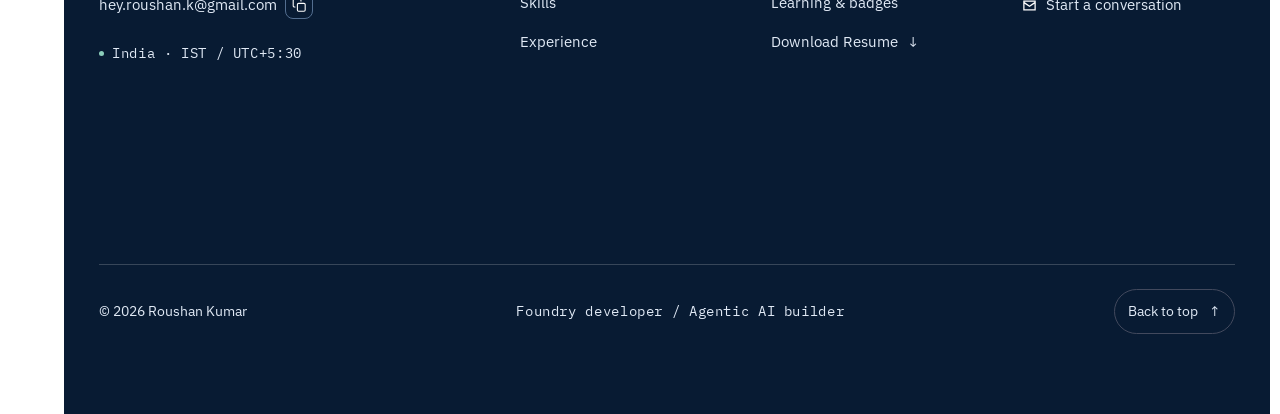
<file: contacts.html>
<!doctype html>
<html lang="en"><head><meta charset="utf-8"><meta name="viewport" content="width=device-width, initial-scale=1"><title>Roushan Kumar — Portfolio</title><link rel="canonical" href="https://dev-rksharma.github.io/Portfolio/"><meta name="robots" content="noindex,follow"><meta http-equiv="refresh" content="0;url=index.html#contacts"><script>location.replace("index.html#contacts");</script><link rel="stylesheet" href="css/white-navy.css?v=20261109" />
</head><body>
<svg aria-hidden="true" width="0" height="0" style="position:absolute;pointer-events:none"><defs><filter id="navy-duotone" color-interpolation-filters="sRGB"><feColorMatrix type="matrix" values=".199 .669 .067 0 .063 .176 .593 .060 0 .169 .147 .491 .049 0 .314 0 0 0 1 0"/></filter><filter id="navy-on-white" color-interpolation-filters="sRGB"><feColorMatrix type="matrix" values="-.199 -.669 -.067 0 1 -.176 -.593 -.060 0 1 -.147 -.491 -.049 0 1 0 0 0 1 0"/></filter></defs></svg>

























<p>This section has moved to the single-page portfolio. <a href="index.html#contacts">Continue to contacts</a>.</p><script src="js/navy-interactions.js?v=20261109" defer></script>
<script src="js/modern-nav.js?v=20261109" defer></script>
<script src="js/footer-name.js?v=20261109" defer></script>
</body></html>
</file>
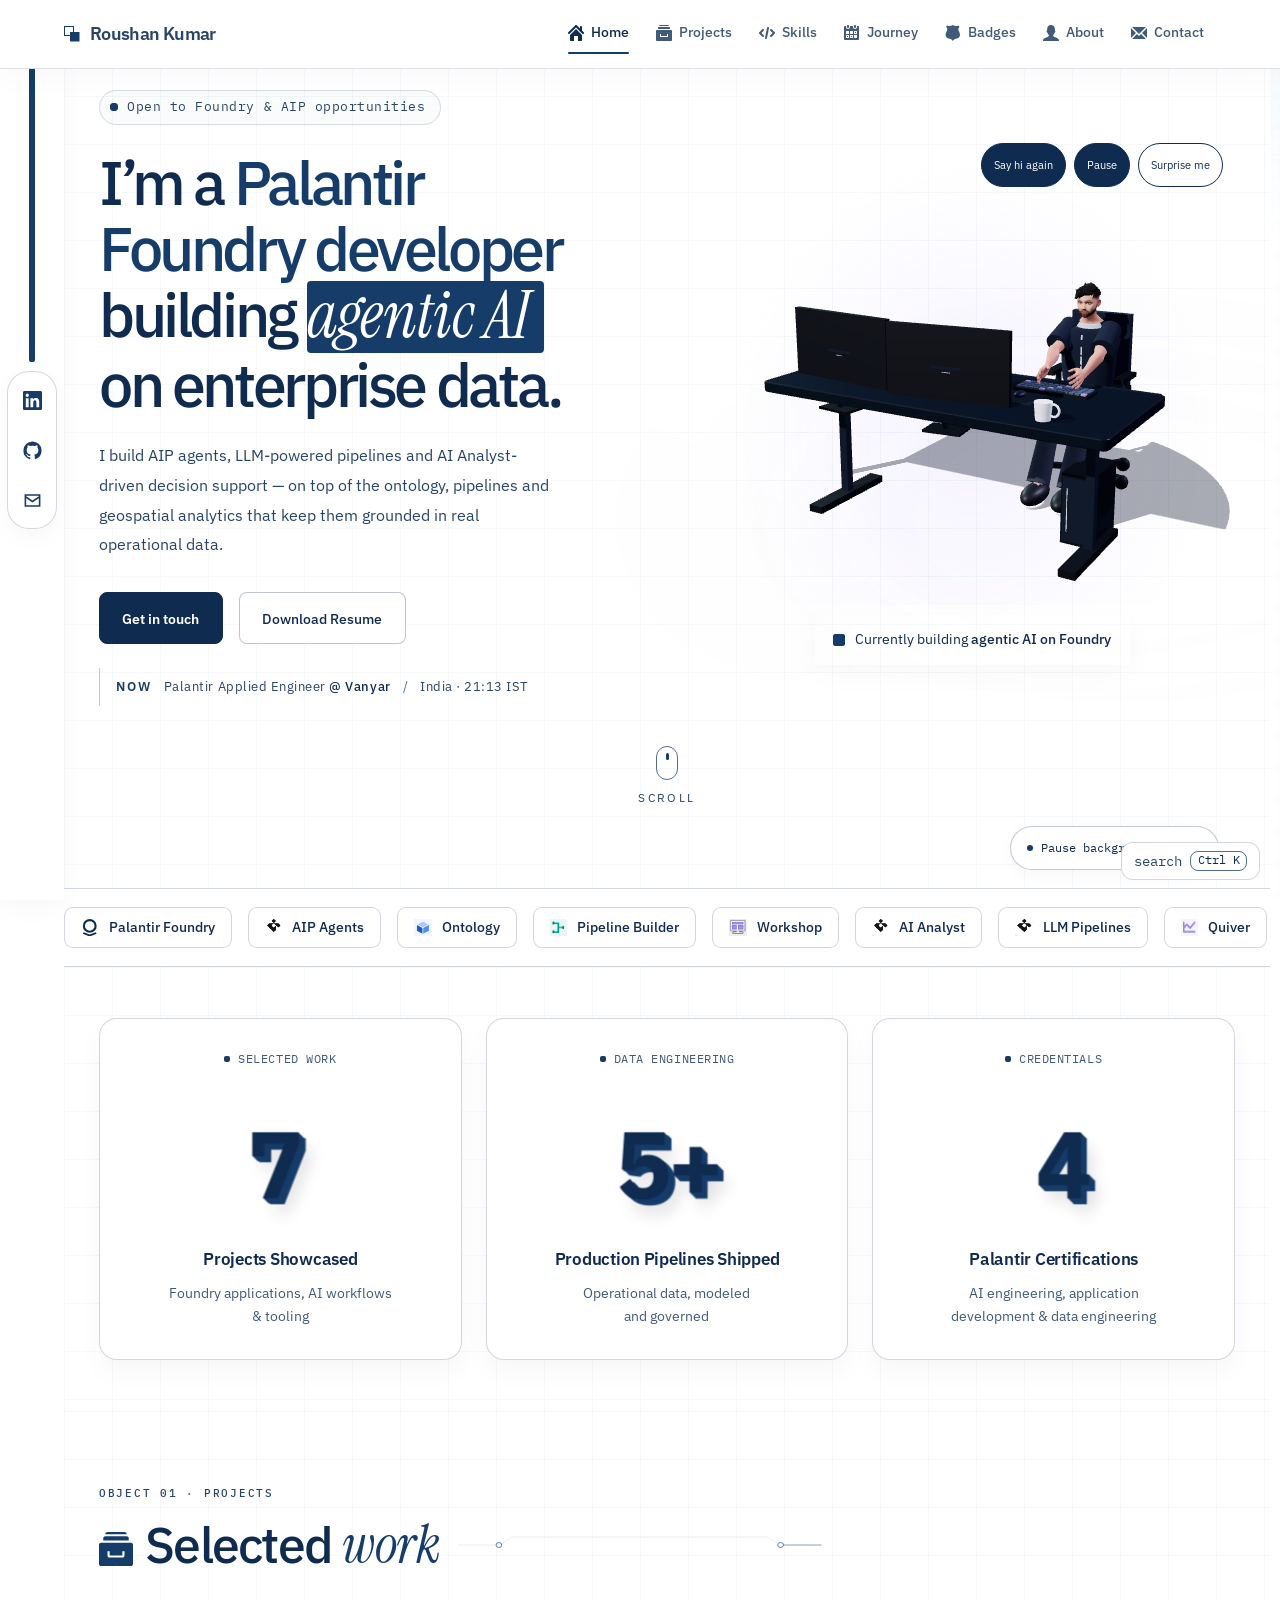
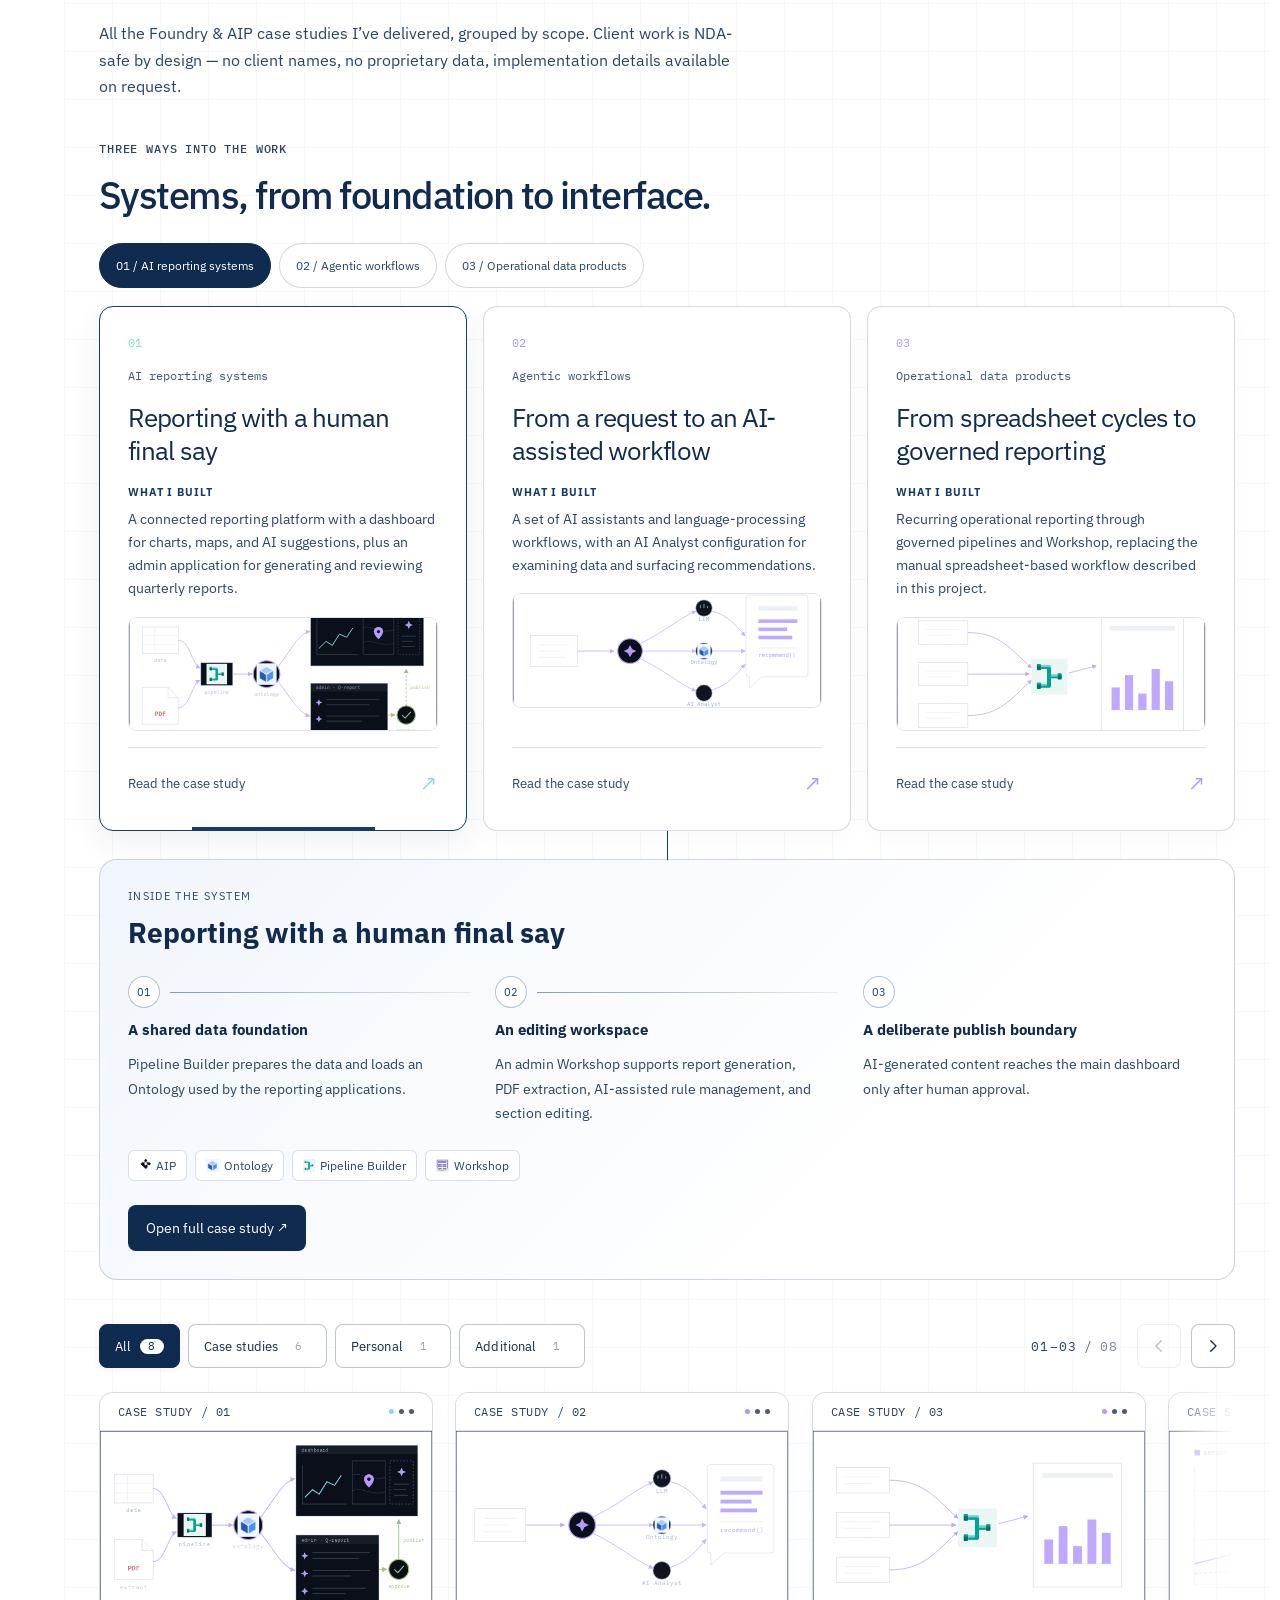
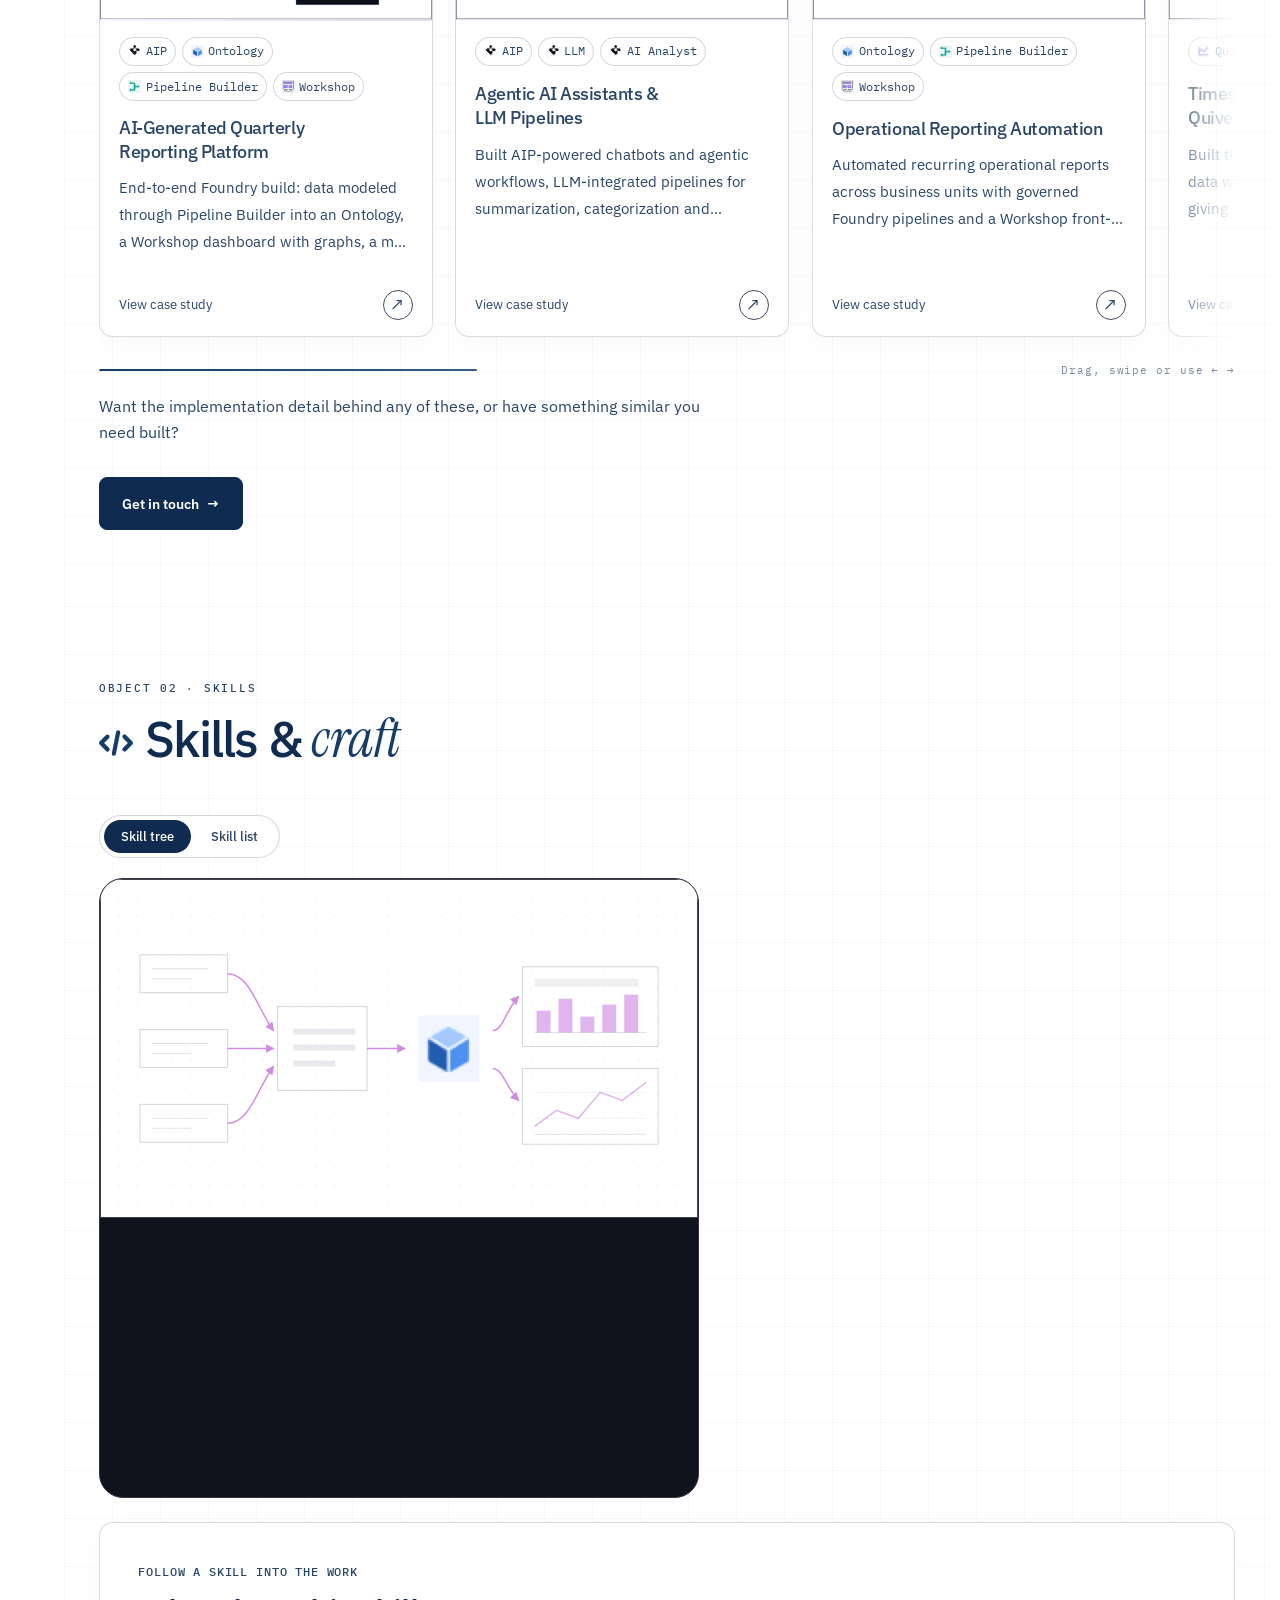
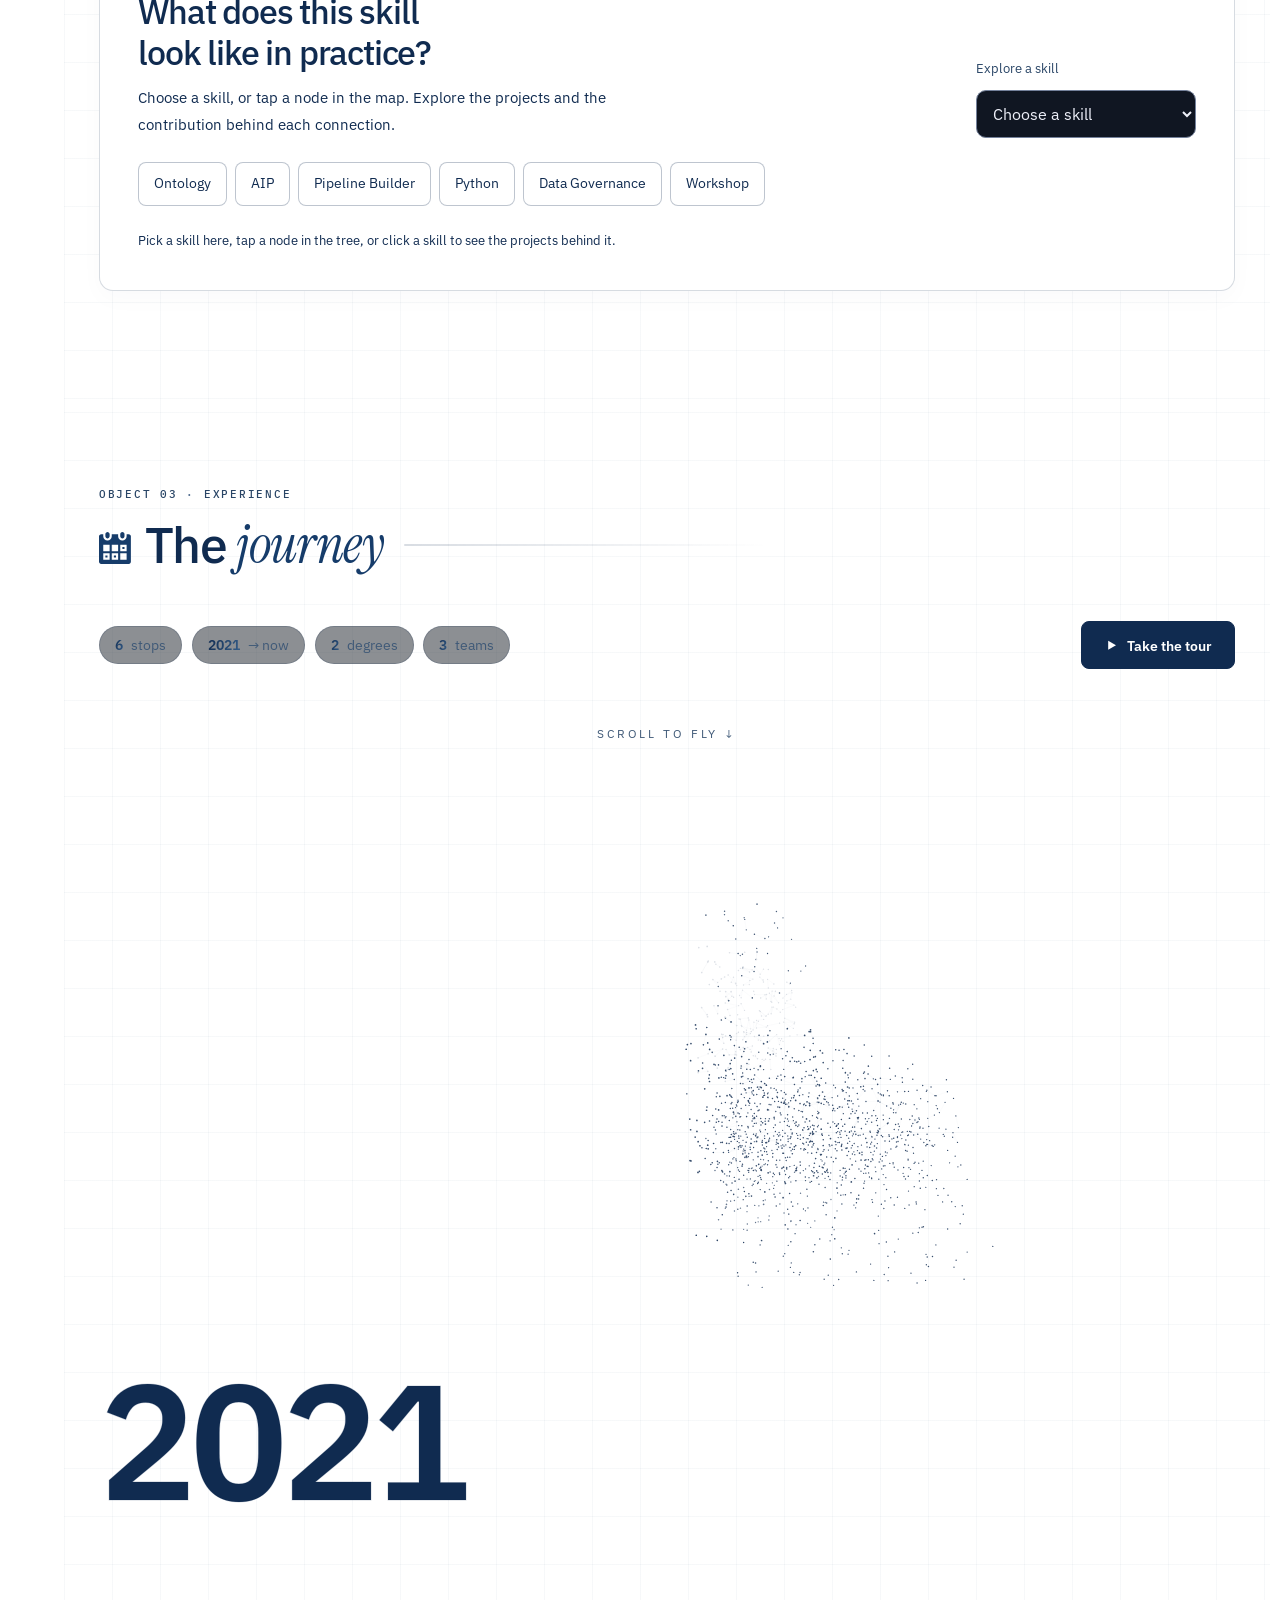
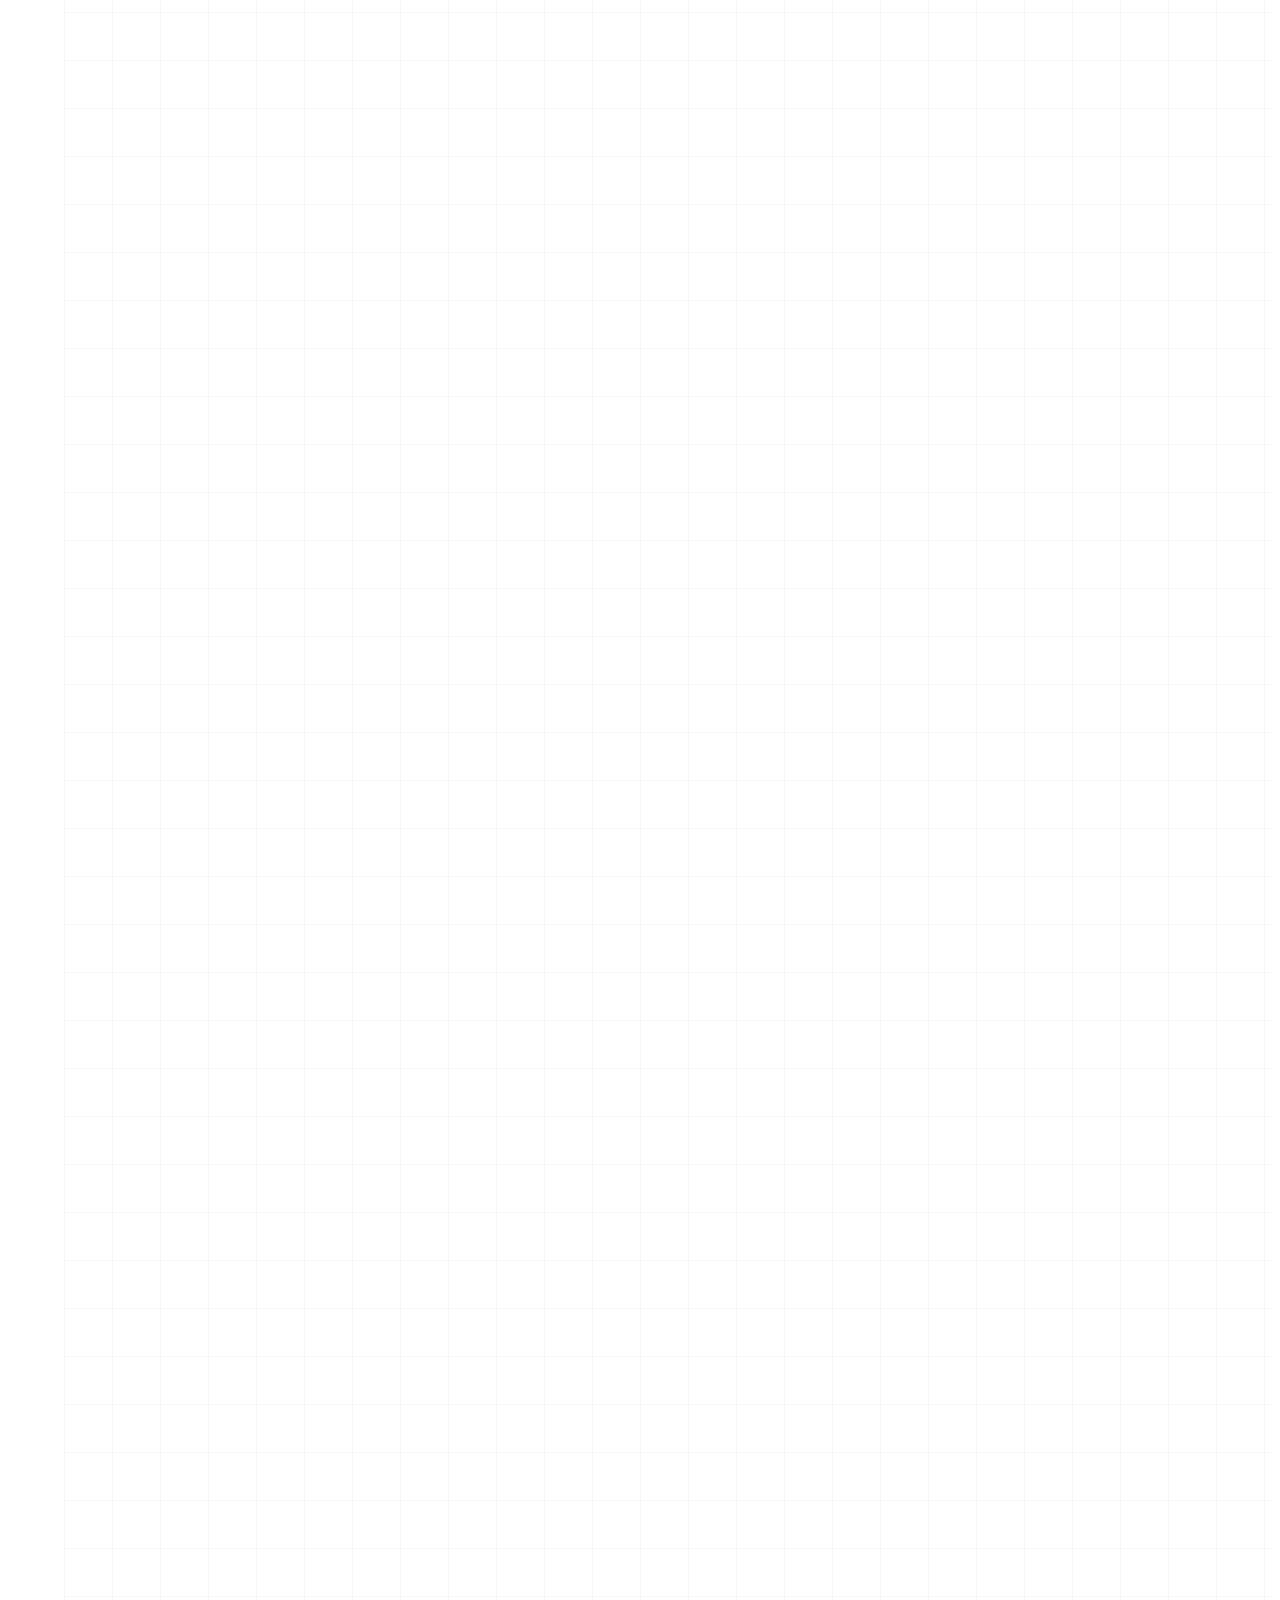
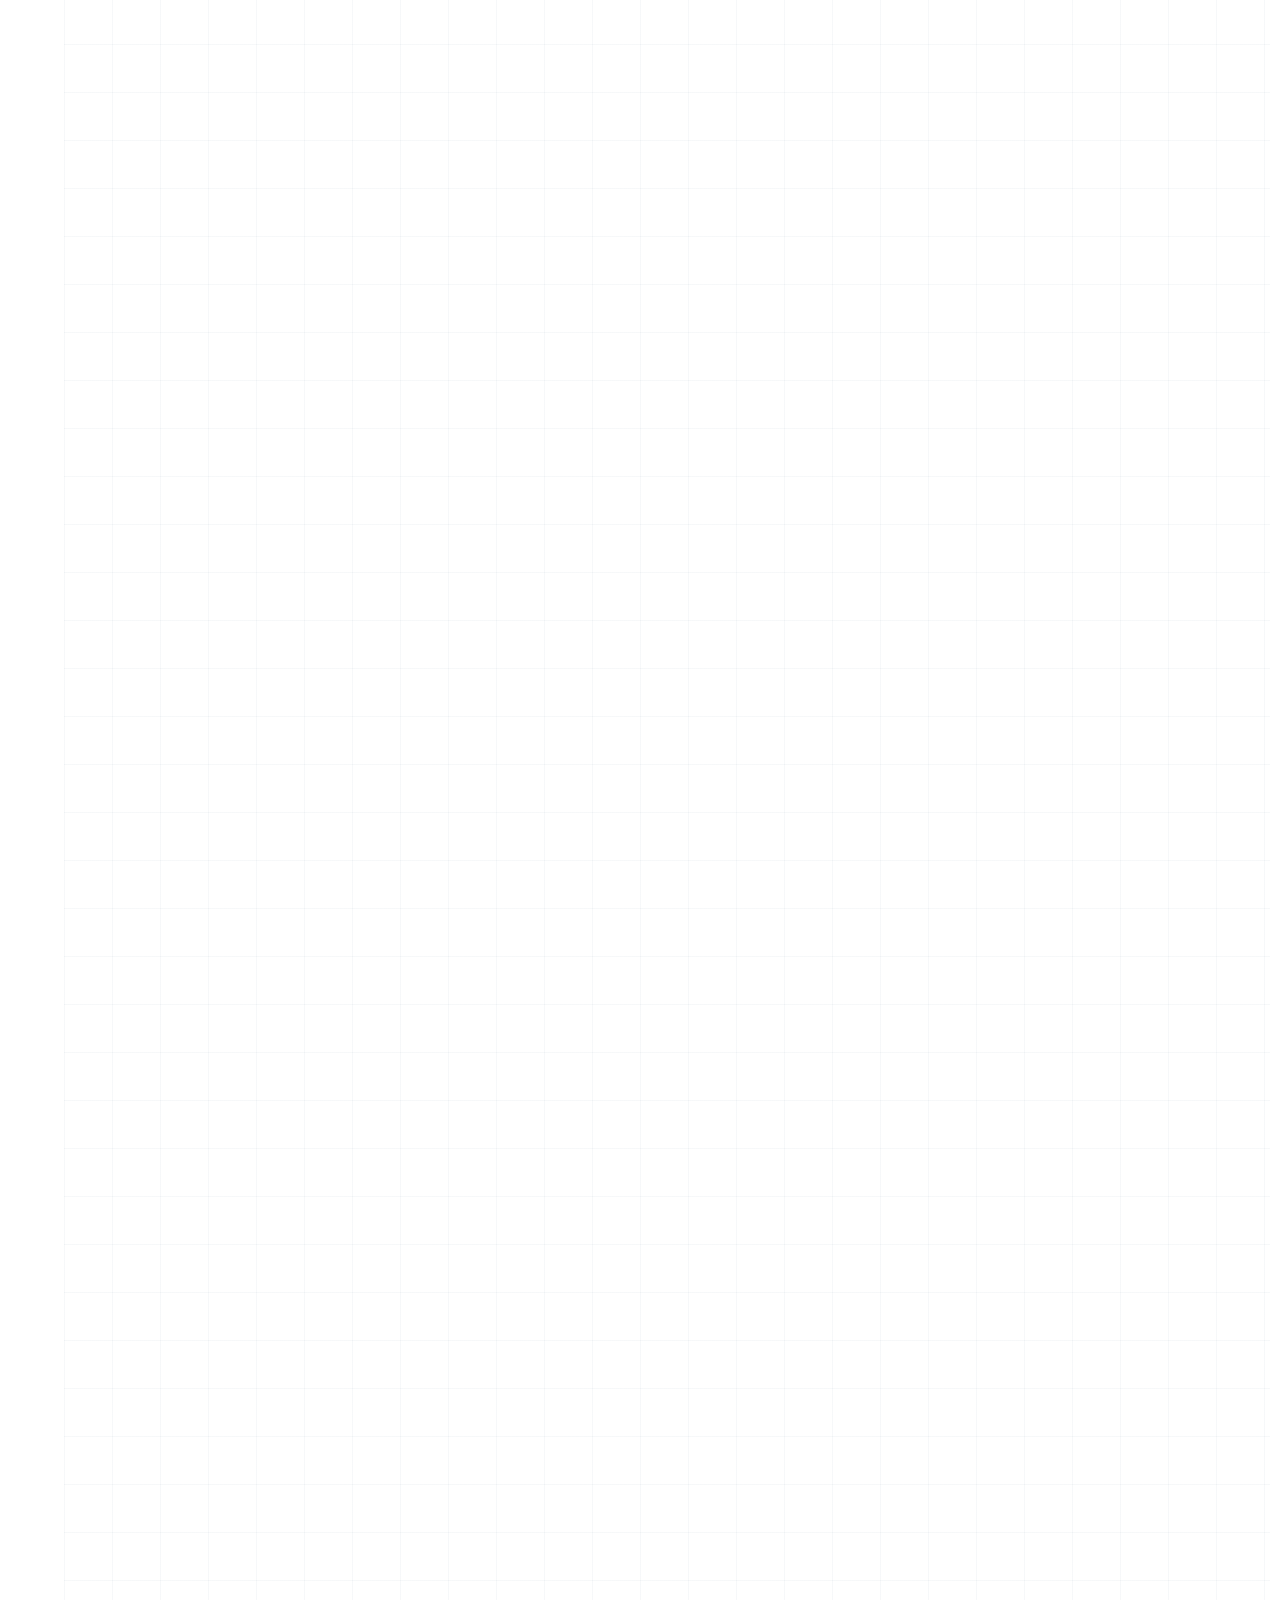
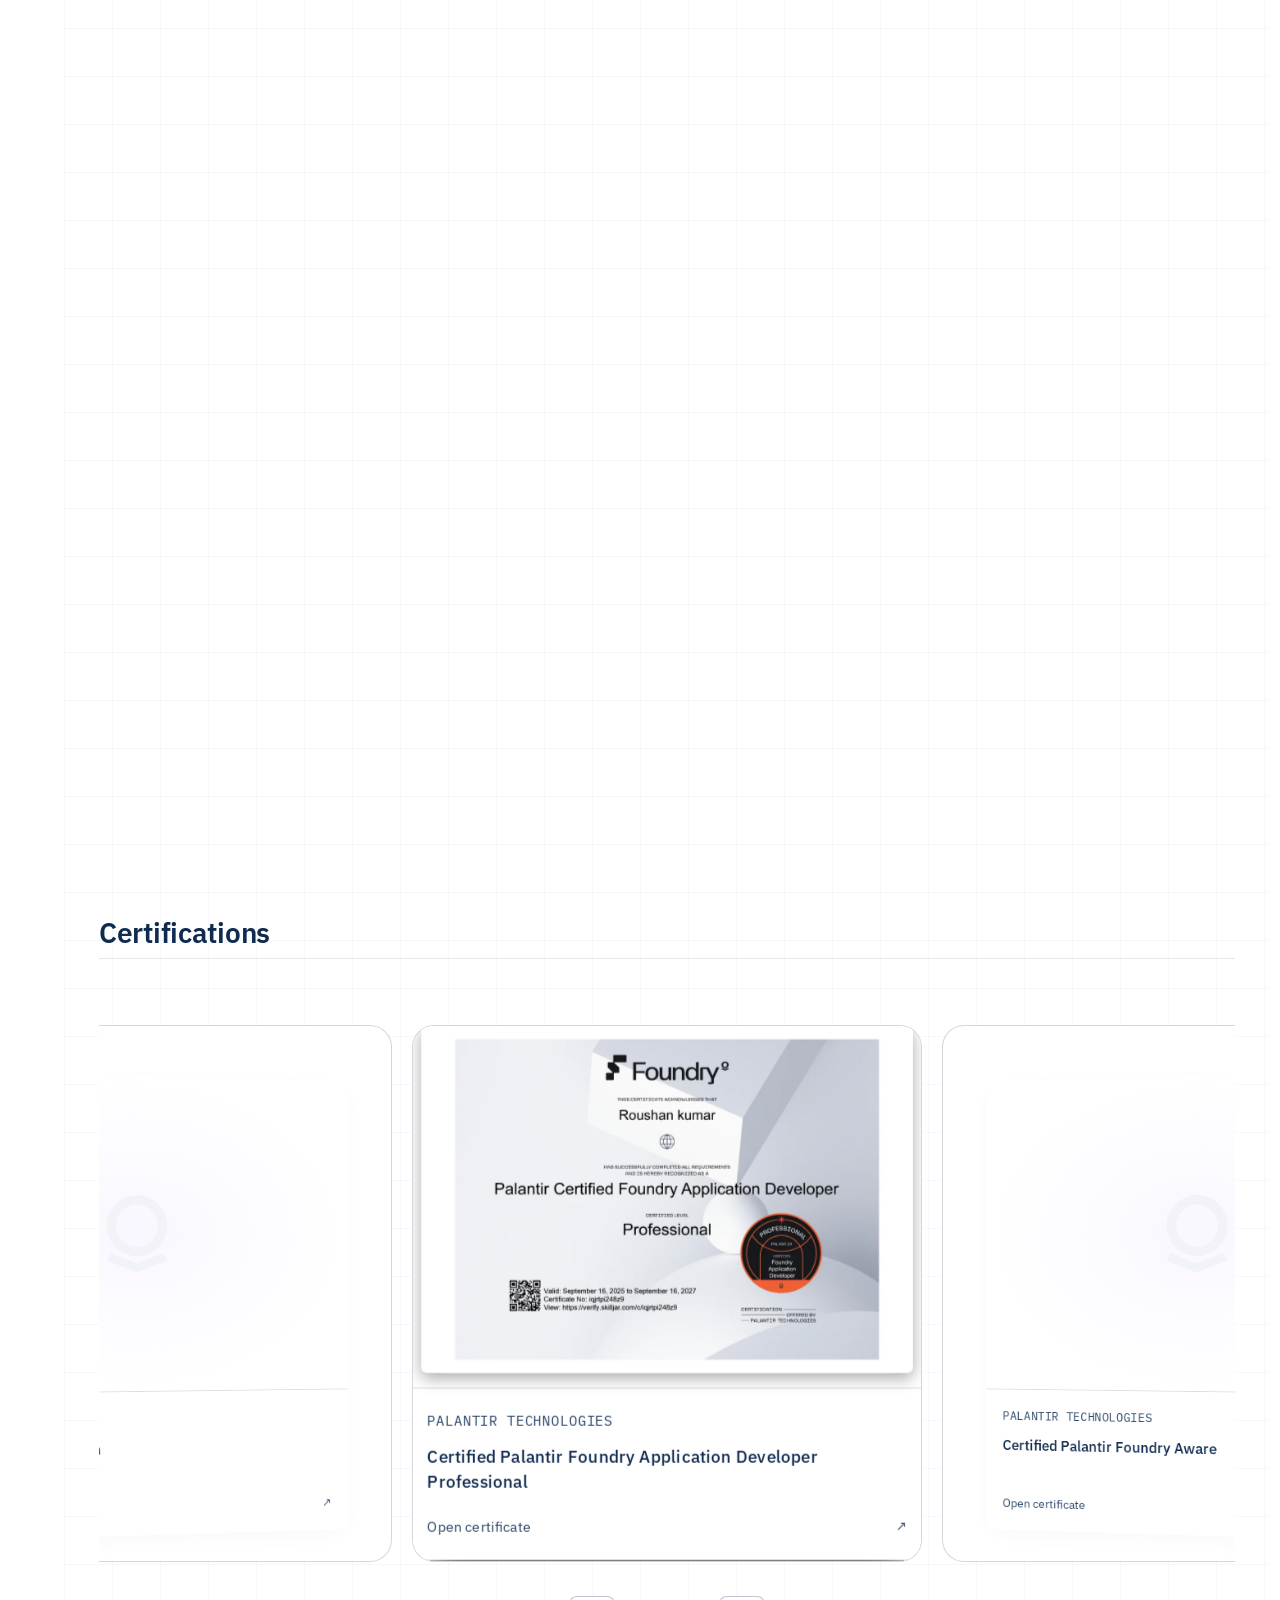
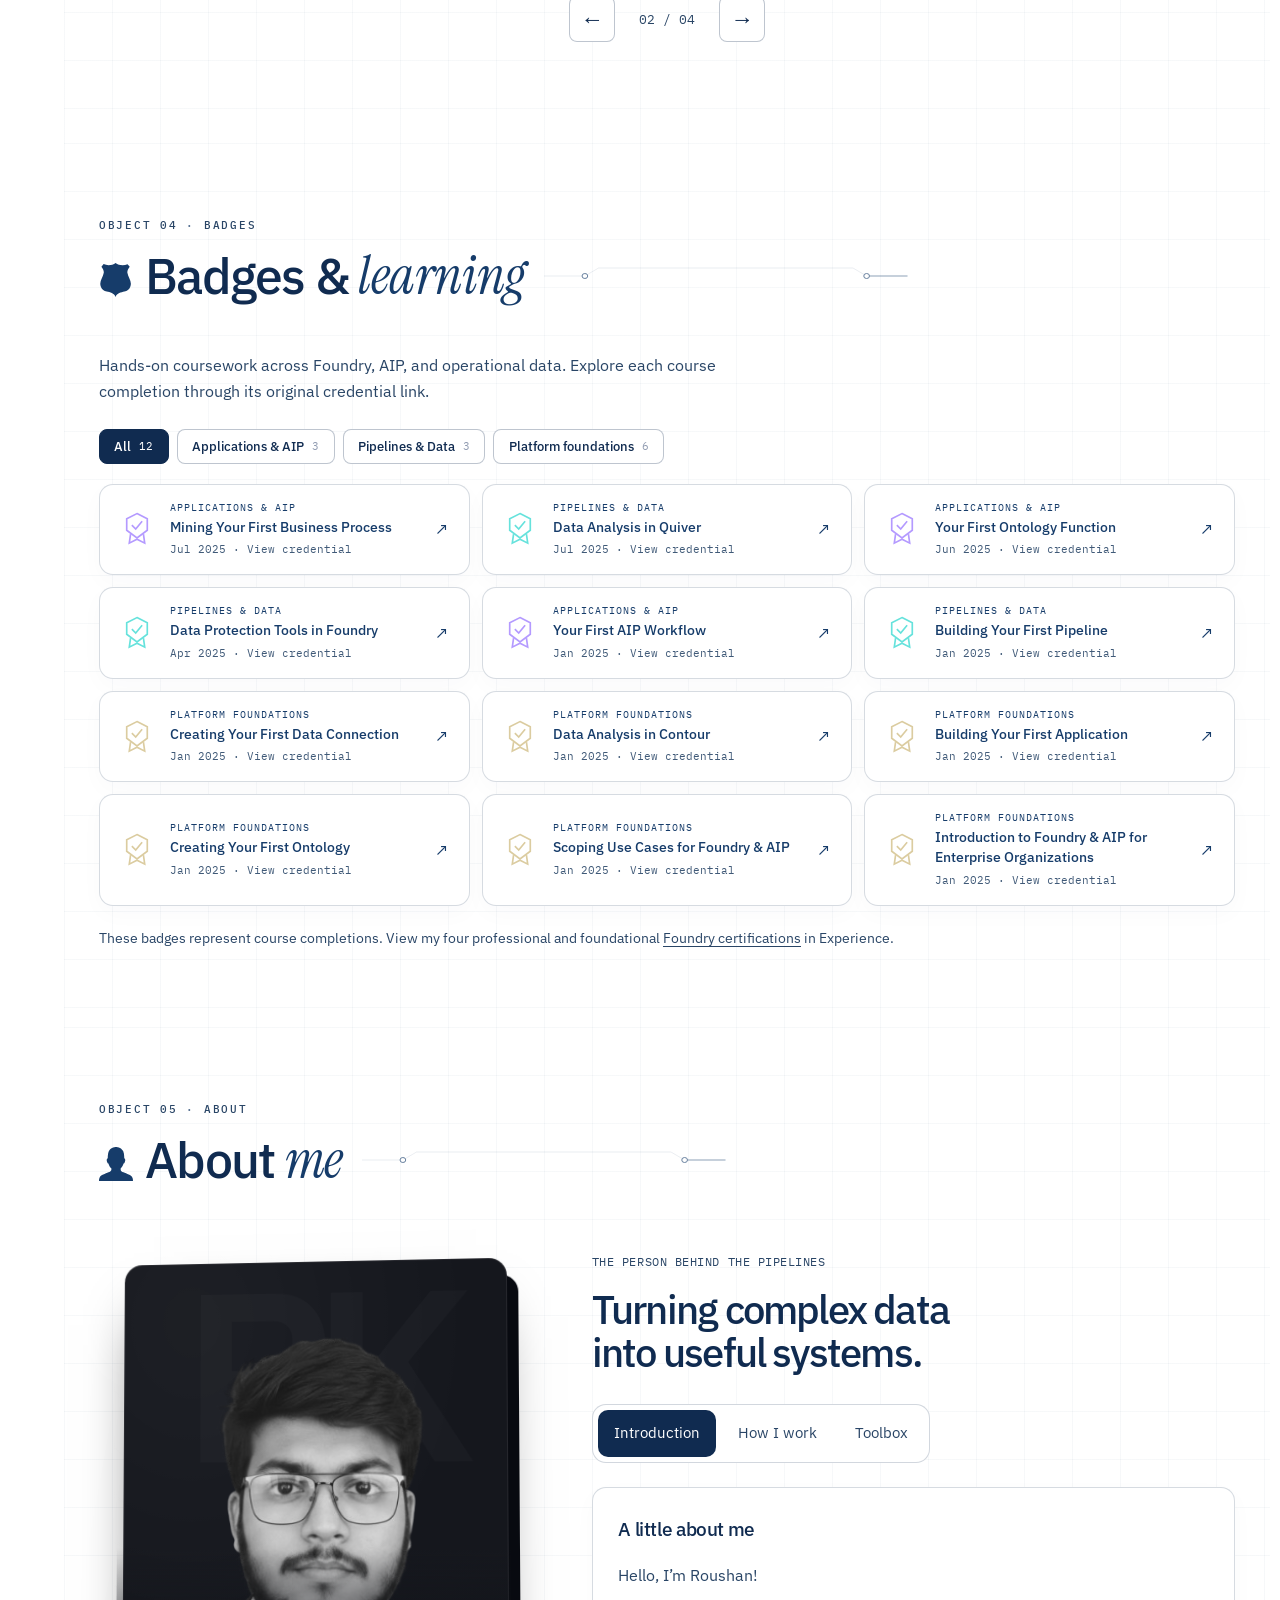
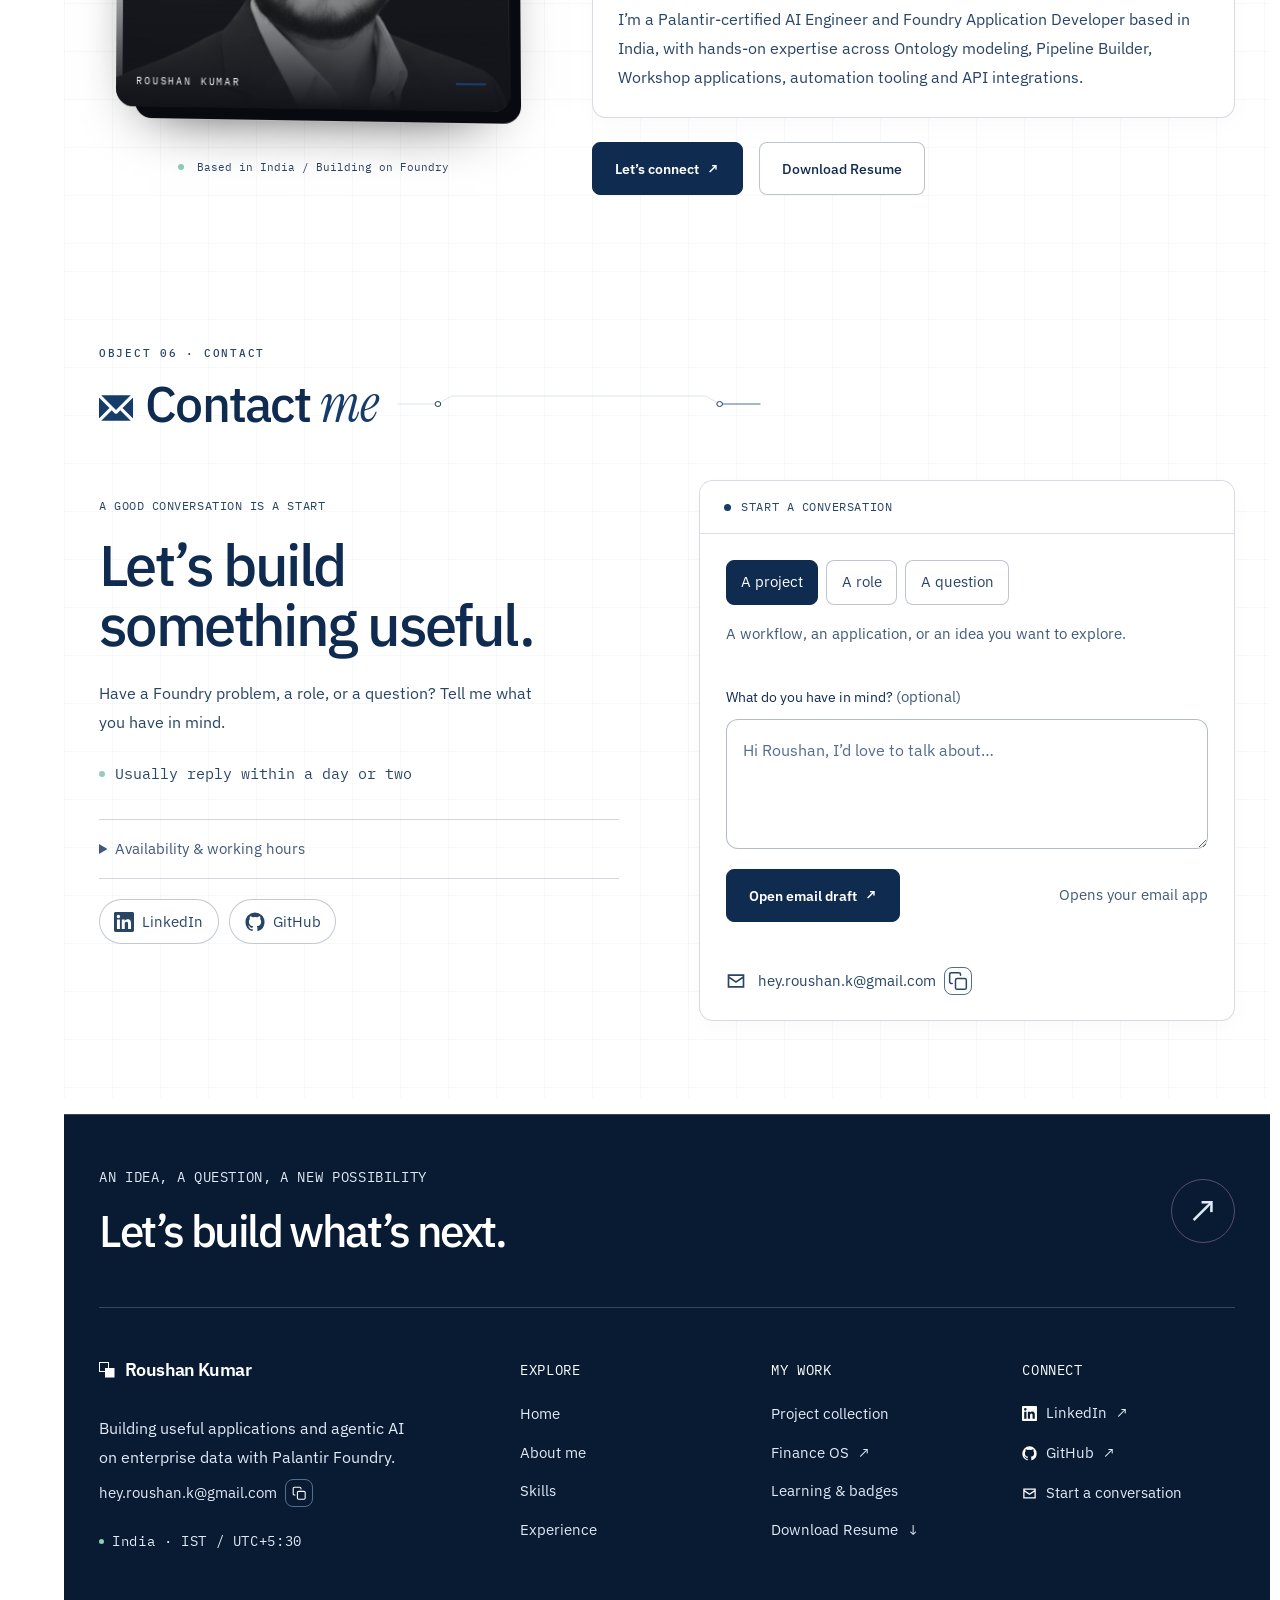
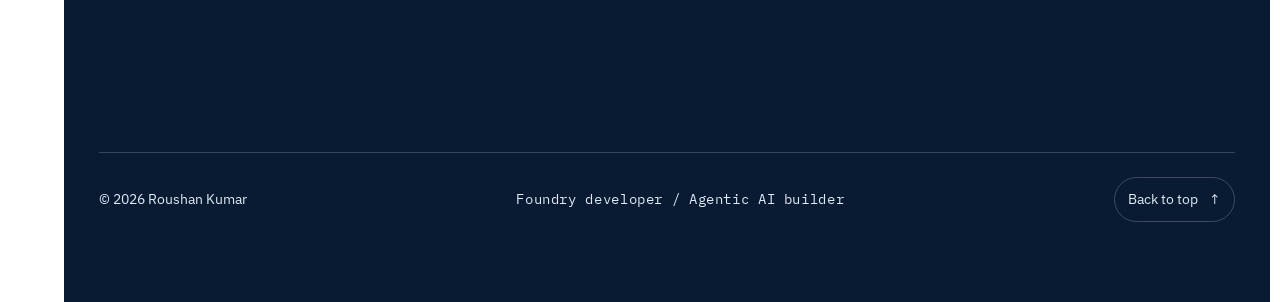
<file: projects.html>
<!doctype html>
<html lang="en"><head><meta charset="utf-8"><meta name="viewport" content="width=device-width, initial-scale=1"><title>Roushan Kumar — Portfolio</title><link rel="canonical" href="https://dev-rksharma.github.io/Portfolio/"><meta name="robots" content="noindex,follow"><meta http-equiv="refresh" content="0;url=index.html#projects"><script>location.replace("index.html#projects");</script><link rel="stylesheet" href="css/white-navy.css?v=20261109" />
</head><body>
<svg aria-hidden="true" width="0" height="0" style="position:absolute;pointer-events:none"><defs><filter id="navy-duotone" color-interpolation-filters="sRGB"><feColorMatrix type="matrix" values=".199 .669 .067 0 .063 .176 .593 .060 0 .169 .147 .491 .049 0 .314 0 0 0 1 0"/></filter><filter id="navy-on-white" color-interpolation-filters="sRGB"><feColorMatrix type="matrix" values="-.199 -.669 -.067 0 1 -.176 -.593 -.060 0 1 -.147 -.491 -.049 0 1 0 0 0 1 0"/></filter></defs></svg>

























<p>This section has moved to the single-page portfolio. <a href="index.html#projects">Continue to projects</a>.</p><script src="js/navy-interactions.js?v=20261109" defer></script>
<script src="js/modern-nav.js?v=20261109" defer></script>
<script src="js/footer-name.js?v=20261109" defer></script>
</body></html>
</file>
<file: css/site.css>
/* 
 Roushan Kumar — portfolio design system (single stylesheet)

 Design tokens live in the :root block below; components follow in cascade order:
 01. Base: reset, layout primitives, components
 02. Effects: journey canvas, hero intro, pixel dust
 03. Extras: nav pill, project detail base, terminal, skills graph
 04. Visual refresh layer
 05. Project dossiers
 06. Per-project accent identities
 07. Selected work + skill explorer
 08. Quality fixes
 09. Refinements
 10. Skills views, skill cards, badge grid
 */
:root {
  --accent-soft: rgba(199, 120, 221, 0.15);
  --border-strong: #ABB2BF;
  --mono: "IBM Plex Mono", ui-monospace, SFMono-Regular, Menlo, Consolas, monospace;
  --sans: "IBM Plex Sans", ui-sans-serif, system-ui, -apple-system, "Segoe UI", Roboto, sans-serif;
  --fs-display: clamp(2rem, 1.2rem + 3vw, 3rem);
  --fs-h1: clamp(1.75rem, 1.2rem + 2vw, 2.5rem);
  --fs-h2: clamp(1.375rem, 1.05rem + 1.4vw, 1.75rem);
  --fs-h3: 1.25rem;
  --fs-label: 0.875rem;
  --fs-body: 1rem;
  --fs-sm: 0.875rem;
  --gap: 1rem;
  --gutter: clamp(1rem, 0.5rem + 2.5vw, 2rem);
  --section-y-tight: clamp(2rem, 1.5rem + 2vw, 3rem);
  --stack-lg: clamp(2.5rem, 2rem + 2vw, 3.5rem);
  --header-clear: clamp(6rem, 4rem + 4vw, 8rem);
  --container: 1200px;
  --rail-w: 3.75rem;
  --header-h: 5rem;
  --measure: 64ch;
  --measure-narrow: 48ch;
  --ease-out: cubic-bezier(0.16, 1, 0.3, 1);
  --ease-in-out: cubic-bezier(0.65, 0, 0.35, 1);
  --t-fast: 200ms var(--ease-out);
  --t: 380ms var(--ease-out);
  --glow: 0 0 0 1px rgba(199, 120, 221, 0.25), 0 18px 50px -18px rgba(199, 120, 221, 0.45);
  --radius-sm: 8px;
  --bg: #080a10;
  --bg-raised: #11141e;
  --accent: #b49aff;
  --accent-2: #8f7dff;
  --accent-3: #66e2dc;
  --text: #b6bdce;
  --border-dim: #1c2130;
  --border: #2b3043;
  --border-mid: #78849d;
  --white: #f4f2ff;
  --radius: 24px;
  --section-y: clamp(3.5rem, 6vw, 5.5rem);
  --grad: linear-gradient(115deg, #e3d7ff, #ac91ff 50%, #66e2dc);
  --glass-edge: rgba(213,218,255,.34);
  --glass-shadow: inset 0 1px 0 rgba(255,255,255,.34),inset 1px 0 0 rgba(255,255,255,.11),inset 0 -1px 0 rgba(152,210,239,.12),0 20px 45px -18px rgba(0,0,0,.65),0 0 30px -18px rgba(177,158,255,.25);
  --glass-fill: linear-gradient(128deg,rgba(247,244,255,.2),rgba(218,212,255,.085) 30%,rgba(24,33,53,.23) 60%,rgba(130,220,221,.085)),rgba(20,27,44,.28);
  --text-dim: #acb9ce;
}


/*  ==== Base: reset, layout primitives, components (was style.css) ====  */


/* ==========================================================================
   Portfolio — design tokens + layout
   Faithful to the "terminal / monospace" dark design:
   no fills, no border-radius, no shadows. 1px borders only.
   ========================================================================== */

/* ---------- 1. TOKENS ---------------------------------------------------- */

/* ---------- 2. RESET ---------------------------------------------------- */
*,
*::before,
*::after { box-sizing: border-box; }

* { margin: 0; }

html {
  scroll-behavior: smooth;
  /* offset anchor targets so the sticky header doesn't cover headings */
  scroll-padding-top: calc(var(--header-h) + 1rem);
  -webkit-text-size-adjust: 100%;
  /* overflow-x lives here, not on body — body needs overflow:visible so
     .header's position:sticky keeps working on iOS Safari */
  overflow-x: hidden;
}

body {
  background: var(--bg);
  color: var(--text);
  font-family: var(--mono);
  font-size: var(--fs-body);
  line-height: 1.6;
  font-weight: 400;
  -webkit-font-smoothing: antialiased;
}

img, svg { display: block; max-width: 100%; }
img { height: auto; }
ul  { list-style: none; padding: 0; }

a {
  color: inherit;
  text-decoration: none;
  transition: color var(--t-fast);
}

h1, h2, h3 {
  color: var(--white);
  font-weight: 600;
  line-height: 1.25;
  text-wrap: balance;
}

p { text-wrap: pretty; }

:focus-visible {
  outline: 2px solid var(--accent);
}

@media (prefers-reduced-motion: reduce) {
  html { scroll-behavior: auto; }
  *, *::before, *::after {
    animation-duration: 0.01ms !important;
    transition-duration: 0.01ms !important;
  }
}

/* ---------- 3. UTILITIES ------------------------------------------------- */
.container {
  width: 100%;
  max-width: var(--container);
  margin-inline: auto;
  padding-inline: var(--gutter);
}

.section { padding-block: var(--section-y); }

/* first section of a subpage — extra top padding so the sticky header
   never crowds the page title */
.section--first { padding-top: var(--header-clear); }

/* vertical rhythm utility — the gap before a subhead or a major block */
.stack-lg { margin-top: var(--stack-lg); }

.hash { color: var(--accent); }

/* off-screen but still announced — used by the injected copy-button status
   region in js/main.js */
.sr-only {
  position: absolute;
  width: 1px;
  height: 1px;
  margin: -1px;
  padding: 0;
  overflow: hidden;
  clip-path: inset(50%);
  white-space: nowrap;
  border: 0;
}

.skip-link {
  position: absolute;
  left: 50%;
  top: 0;
  translate: -50% -120%;
  z-index: 100;
  padding: 0.6rem 1rem;
  background: var(--bg);
  border: 1px solid var(--accent);
  color: var(--white);
  transition: translate var(--t);
}
.skip-link:focus-visible { translate: -50% 0; }

/* ---------- 3b. SVG SPRITE ----------------------------------------------- */
/* One <svg><symbol> sprite per page holds the logo mark + social icons; every
   icon on the page is a <use> of it. Do NOT use display:none here — that stops
   <use> resolving in some browsers. */
.sprite {
  position: absolute;
  width: 0;
  height: 0;
  overflow: hidden;
}

/* ---------- 4. DECOR (dot grids) ---------------------------------------- */
/* NOTE: the two-square brand glyph is deliberately absent from this section.
   Decoration is the dot grid only; the glyph is reserved for the header/footer
   logo, the favicon and the og-image. Anything that needs to *say* something
   is a real diagram in assets/*.svg (see .section-figure), not floating boxes. */
.decor {
  position: absolute;
  pointer-events: none;
  z-index: 0;
}

.decor--dots {
  --dot-gap: 18px;
  background-image: radial-gradient(var(--text) 1.1px, transparent 1.1px);
  background-size: var(--dot-gap) var(--dot-gap);
  opacity: 0.55;
}

/* ---------- 5. BUTTONS -------------------------------------------------- */
.btn {
  display: inline-flex;
  align-items: center;
  gap: 0.5rem;
  border: 1px solid var(--border-mid);
  color: var(--white);
  font-family: inherit;
  font-size: var(--fs-body);
  font-weight: 500;
  background: transparent;
  cursor: pointer;
  transition: background var(--t-fast), border-color var(--t-fast), color var(--t-fast);
}
.btn:hover,
.btn:focus-visible { background: var(--bg-raised); border-color: var(--border-strong); }

.btn--primary { border-color: var(--accent); }
.btn--primary:hover,
.btn--primary:focus-visible { background: var(--accent-soft); border-color: var(--accent); }

.btn span[aria-hidden] { display: inline-block; transition: translate var(--t-fast); }
.btn:hover span[aria-hidden] { translate: 4px 0; }

/* ---------- 5b. COPY BUTTON --------------------------------------------- */
/* Injected by js/main.js next to each email address (footer + contacts list),
   never present in the markup — it only exists where the clipboard actually
   works. --border-mid at rest because it's an interactive control outline
   (WCAG 1.4.11), --border-strong on hover, accent only once it has fired. */
.copy-btn {
  flex: none;
  display: inline-flex;
  align-items: center;
  justify-content: center;
  width: 1.75rem;
  height: 1.75rem;
  padding: 0;
  border: 1px solid var(--border-mid);
  background: transparent;
  color: var(--text-dim);
  cursor: pointer;
  transition: color var(--t-fast), border-color var(--t-fast), background var(--t-fast);
}
.copy-btn__icon {
  width: 0.9rem;
  height: 0.9rem;
  display: block;
}
.copy-btn:hover,
.copy-btn:focus-visible {
  color: var(--white);
  border-color: var(--border-strong);
  background: var(--bg-raised);
}
.copy-btn.is-copied {
  color: var(--accent);
  border-color: var(--accent);
  background: var(--accent-soft);
}

/* wrapper js/main.js puts around the footer address so the button sits beside
   it instead of on its own line */
.email-row {
  display: inline-flex;
  align-items: center;
  gap: 0.5rem;
  flex-wrap: wrap;
}
/* the contacts-page row is an <li> holding a flex <a>; give it the same
   treatment once it has a button to hold */
.contacts__list li.has-copy {
  display: flex;
  align-items: center;
  gap: 0.5rem;
  flex-wrap: wrap;
}

/* ---------- 6. LEFT RAIL ------------------------------------------------ */
.rail {
  position: fixed;
  inset-block: 0;
  left: 0;
  width: var(--rail-w);
  flex-direction: column;
  align-items: center;
  justify-content: center;
  gap: 1.5rem;
  z-index: 20;
}

/* vertical hairline running from the very top down to the icons */
.rail__line {
  position: absolute;
  top: 0;
  height: calc(50% - 5.5rem);
  width: 1px;
  background: var(--border-dim);
}

.rail__list {
  display: flex;
  flex-direction: column;
  gap: 1.25rem;
}
.rail__list svg {
  width: 1.375rem;
  height: 1.375rem;
  fill: var(--text);
  transition: fill var(--t-fast), scale var(--t-fast);
}
.rail__list a:hover svg,
.rail__list a:focus-visible svg { fill: var(--white); scale: 1.1; }

/* ---------- 7. HEADER / NAV -------------------------------------------- */
.header {
  position: sticky;
  z-index: 30;
  /* the border is always in the layout, only its colour changes — otherwise
     gaining it on scroll would shove the whole page down by 1px */
  border-bottom: 1px solid transparent;
  transition: border-color var(--t);
}

/* js/main.js toggles .is-scrolled past ~24px of scroll. --border, not --accent:
   this is structure (the header separating from the content), not emphasis. */
.header.is-scrolled { border-bottom-color: var(--border); }

/* frosted-glass backdrop lives on a pseudo-element, not on .header itself:
   backdrop-filter on .header would make .header the containing block for
   its position:fixed descendant (.nav's mobile overlay), shrinking that
   overlay to .header's own ~80px height instead of the full viewport */
.header::before {
  content: "";
  position: absolute;
  inset: 0;
  z-index: -1;
  background: rgba(40, 44, 51, 0.88);              /* fallback */
  background: color-mix(in srgb, var(--bg) 88%, transparent);
  backdrop-filter: blur(8px);
  -webkit-backdrop-filter: blur(8px);
}

.header__inner {
  min-height: var(--header-h);
  display: flex;
  align-items: center;
  justify-content: space-between;
  gap: var(--gap);
}

.logo {
  display: inline-flex;
  align-items: center;
  gap: 0.625rem;
  color: var(--white);
  font-weight: 600;
  font-size: 1.125rem;
}
/* The two-square mark is ALWAYS accent — it is the brand mark, and it is the
   only place this glyph is allowed to appear (header, footer, favicon,
   og-image). Hover moves it, it never recolours. */
.logo__mark { width: 1rem; height: 1rem; color: var(--accent); flex: none; transition: rotate var(--t); }
.logo:hover .logo__mark { rotate: 90deg; }
/* One wordmark string everywhere: "Roushan Kumar", header and footer, all
   pages. It fits at 320px next to the burger, so there is no shortened
   variant — if one is ever needed it must be done here in CSS, not by
   hardcoding a second string in the markup. */
.logo__text { white-space: nowrap; }

.nav__list {
  display: flex;
  align-items: center;
  gap: clamp(1rem, 0.2rem + 2.4vw, 2rem);
}
.nav__link {
  position: relative;
  padding-bottom: 0.3rem;
  color: var(--text);
  font-weight: 500;
}
.nav__link::after {
  content: "";
  position: absolute;
  left: 0;
  right: 0;
  bottom: 0;
  background: var(--accent);
  scale: 0 1;
  transform-origin: left;
  transition: scale var(--t);
}
.nav__link:hover        { color: var(--white); }
.nav__link.is-active    { color: var(--white); }
.nav__link:hover::after,
.nav__link.is-active::after { scale: 1 1; }

/* socials only appear inside the mobile menu */
.nav__socials { display: none; }

.burger {
  display: none;
  flex-direction: column;
  justify-content: center;
  gap: 5px;
  padding: 0;
  border: 0;
  background: transparent;
  cursor: pointer;
}
.burger span {
  display: block;
  height: 2px;
  width: 1.5rem;
  margin-inline: auto;
  background: var(--white);
  transition: translate var(--t), rotate var(--t), opacity var(--t-fast);
}

/* ---------- 8. HERO ---------------------------------------------------- */
.hero { padding-top: var(--section-y-tight); }

.hero__grid {
  display: grid;
  grid-template-columns: minmax(0, 1fr) minmax(0, 0.85fr);
  align-items: center;
  gap: clamp(2rem, 1rem + 4vw, 4rem);
}

.hero__title {
  font-size: var(--fs-display);
}
.hero__title em { color: var(--accent); font-style: normal; }

.hero__text {
  margin-top: 1.5rem;
  max-width: var(--measure-narrow);
  font-family: var(--sans);
}

.btn-row {
  display: flex;
  flex-wrap: wrap;
  gap: 1rem;
  margin-top: 1.5rem;
}

.hero__visual {
  position: relative;
  display: flex;
  flex-direction: column;
  align-items: center;
}

.hero__img {
  position: relative;
  z-index: 1;
  object-fit: contain;
}

.hero__dots-a {
  width: 144px;
  height: 144px;
  top: 12%;
  left: 0;
}
.hero__dots {
  width: 90px;
  height: 90px;
  right: 6%;
  bottom: 22%;
}

.status {
  position: relative;
  z-index: 2;
  margin-top: -1.75rem;
  display: flex;
  align-items: center;
  gap: 0.625rem;
  padding: 0.625rem 1rem;
  border: 1px solid var(--border);
  background: var(--bg);
  font-size: var(--fs-sm);
}
.status strong { color: var(--white); font-weight: 500; }
.status__dot {
  width: 0.75rem;
  height: 0.75rem;
  background: var(--accent);
  flex: none;
}

/* Decorative agent-execution readout under the status pill. Text rotation is
   driven by js/main.js; the cursor's blink already goes inert under
   prefers-reduced-motion via the global animation-duration override above. */
.agent-trace {
  position: relative;
  margin-top: 0.625rem;
  display: flex;
  align-items: center;
  gap: 0.5rem;
  padding: 0.5rem 0.875rem;
  border: 1px solid var(--border-dim);
  background: var(--bg-raised);
  font-family: var(--mono);
  font-size: var(--fs-sm);
  color: var(--text-dim);
  max-width: 100%;
}
.agent-trace__prompt { color: var(--accent); flex: none; }
.agent-trace__text {
  overflow: hidden;
  white-space: nowrap;
  text-overflow: ellipsis;
}
.agent-trace__cursor {
  width: 0.5em;
  height: 1em;
  flex: none;
  background: var(--accent);
  animation: agent-blink 1s steps(1, end) infinite;
}
@keyframes agent-blink { 50% { opacity: 0; } }

/* ---------- 8b. STATS --------------------------------------------------- */
.stats-section { padding-block: var(--section-y-tight); }

.stats {
  display: grid;
  grid-template-columns: repeat(3, minmax(0, 1fr));
  border: 1px solid var(--border);
}

.stat {
  padding: clamp(1.25rem, 0.9rem + 1vw, 1.75rem) 1rem;
  text-align: center;
  border-left: 1px solid var(--border-dim);
}
.stat:first-child { border-left: none; }

.stat__num {
  font-size: var(--fs-h3);
  color: var(--white);
  line-height: 1;
}
.stat__label {
  margin-top: 0.5rem;
  font-size: var(--fs-sm);
}

/* ---------- 10. SECTION HEADING ---------------------------------------- */
.section-head {
  display: flex;
  align-items: center;
  gap: 1rem;
  margin-bottom: clamp(1.5rem, 1rem + 2vw, 2.5rem);
}

.section-title {
  font-size: var(--fs-h2);
  letter-spacing: -0.01em;
  white-space: nowrap;
}

.section-head__rule,
.page-head__rule {
  flex: 1 1 auto;
  max-width: 32%;
  background: var(--accent);
}

.section-head__link {
  margin-left: auto;
  display: inline-flex;
  align-items: center;
  gap: 0.5rem;
  color: var(--white);
  white-space: nowrap;
}
.section-head__link:hover { color: var(--accent); }
.section-head__link span[aria-hidden] { display: inline-block; transition: translate var(--t-fast); }
.section-head__link:hover span[aria-hidden] { translate: 4px 0; }

/* ---------- 10b. PAGE HEAD (subpage titles) ---------------------------- */
/* A subpage title is the top of its own document, not a mid-page section
   heading — it sits one step up the type scale so subpages never read as a
   scrolled fragment of the homepage. .section-title stays reserved for
   genuine mid-page section headings. */
.page-head {
  display: flex;
  align-items: center;
  gap: 1rem;
}

.page-head__title {
  font-size: var(--fs-h1);
  letter-spacing: -0.015em;
  white-space: nowrap;
}

.page-lede {
  max-width: var(--measure);
  margin-top: 1rem;
  margin-bottom: clamp(1.5rem, 1rem + 2vw, 2.5rem);
  color: var(--text);
  font-family: var(--sans);
  line-height: 1.65;
}

/* centred variant — used by 404 */
.section--centered { text-align: center; }
.section--centered .page-head { justify-content: center; }
.section--centered .page-lede { margin-inline: auto; }
.section--centered .btn-row { justify-content: center; }

/* ---------- 11. PROJECT CARDS ------------------------------------------ */
.cards {
  display: grid;
  grid-template-columns: repeat(auto-fit, minmax(min(100%, 17.5rem), 1fr));
  gap: clamp(1rem, 0.5rem + 1.5vw, 1.5rem);
}

.card {
  display: flex;
  flex-direction: column;
  border: 1px solid var(--border);
  transition: border-color var(--t-fast), translate var(--t);
}
.card:hover { border-color: var(--accent); translate: 0 -4px; }

.card__media {
  aspect-ratio: 16 / 9;
  overflow: hidden;
  background: var(--bg-raised);
}
.card__media img { width: 100%; height: 100%; object-fit: cover; }
/* js/main.js swaps the <img> for the same SVG inlined, so it can draw the
   accent data path — the inlined <svg> has to fill the same box */
.card__media svg { display: block; width: 100%; height: 100%; }

/* tech tags are a real list of chips — one bordered box per tag, so multi-word
   tags ("Pipeline Builder") can't be misread as two separate tags */
.card__tech {
  display: flex;
  flex-wrap: wrap;
  border-block: 1px solid var(--border-dim);
  font-size: var(--fs-sm);
}
.card__tech li {
  border: 1px solid var(--border-dim);
}

.card__body {
  display: flex;
  flex-direction: column;
  gap: 1rem;
  flex: 1;
}
.card__title { font-size: var(--fs-h3); font-weight: 500; }
.card__desc  { font-size: var(--fs-body); font-family: var(--sans); line-height: 1.65; }
.card__contribution { font-size: var(--fs-body); font-family: var(--sans); line-height: 1.65; }
.card__contribution strong { color: var(--white); font-weight: 600; }
.card__nda { font-size: 0.75rem; color: var(--text-dim); font-style: italic; }

/* ---------- 12. SKILLS ------------------------------------------------- */
/* A section-level diagram, same treatment as .card__media: bordered panel, the
   SVG carries its own 600x340 artwork so nothing here needs to know about it. */
.section-figure {
  margin-bottom: 1.5rem;
  border: 1px solid var(--border);
  background: var(--bg-raised);
}
.section-figure img {
  display: block;
  width: 100%;
  height: auto;
}

.skills { position: relative; }

.skills__grid {
  display: grid;
  grid-template-columns: repeat(auto-fit, minmax(min(100%, 12rem), 1fr));
  align-content: start;
}

.skill-box {
  border: 1px solid var(--border);
}
.skill-box__head {
  display: flex;
  align-items: center;
  border-bottom: 1px solid var(--border-dim);
  font-size: var(--fs-label);
}
.skill-box__icon {
  flex: none;
  color: var(--white);
}

/* ---------- 12b. CERTIFICATIONS ----------------------------------------- */
.certs {
  display: flex;
  flex-direction: column;
  gap: 0.75rem;
  margin-top: 1.25rem;
}
.certs li {
  display: flex;
  align-items: flex-start;
  gap: 0.625rem;
  font-size: var(--fs-sm);
}
.certs__dot {
  width: 6px;
  height: 6px;
  margin-top: 0.55em;
  background: var(--text-dim);
  flex: none;
}
.certs a:hover { color: var(--accent); text-decoration: underline; }

/* ---------- 12c. BADGES -------------------------------------------------- */
.badge-groups {
  display: grid;
  grid-template-columns: repeat(auto-fit, minmax(min(100%, 15rem), 1fr));
  gap: 1.5rem;
  align-items: start;
}
.badge-group {
  border: 1px solid var(--border);
  padding: 1rem;
}
.badge-group__head {
  display: flex;
  align-items: center;
  gap: 0.5rem;
  font-size: var(--fs-label);
  font-weight: 600;
  letter-spacing: 0.06em;
  padding-bottom: 0.75rem;
  margin-bottom: 0.75rem;
  border-bottom: 1px solid var(--border-dim);
}
.badge-group__icon {
  width: 1.1rem;
  height: 1.1rem;
  flex: none;
  color: var(--white);
}
.badge-group .certs { margin-top: 0; }
.badge-item {
  display: flex;
  flex-direction: column;
}
.badge-date {
  font-size: 0.75rem;
  color: var(--text-dim);
  margin-top: 0.125rem;
}

/* "show all" disclosure — keeps the long tail of introductory course
   completions available without letting badge volume dilute the three real
   certifications above. Styled to read as one more badge-group box. */
.badge-more {
  margin-top: 1.5rem;
  border: 1px solid var(--border-dim);
}
.badge-more__summary {
  display: flex;
  align-items: center;
  gap: 0.5rem;
  padding: 0.75rem 1rem;
  font-size: var(--fs-label);
  font-weight: 600;
  letter-spacing: 0.06em;
  color: var(--text-dim);
  cursor: pointer;
  list-style: none;
  transition: color var(--t-fast);
}
.badge-more__summary::-webkit-details-marker { display: none; }
.badge-more__summary::before {
  content: "+";
  font-family: var(--mono);
  color: var(--accent);
  flex: none;
}
.badge-more[open] .badge-more__summary::before { content: "\2212"; }
.badge-more__summary:hover { color: var(--white); }
.badge-more__summary:focus-visible {
  outline: 2px solid var(--accent);
  outline-offset: 2px;
}
.badge-more__body {
  padding: 0 1rem 1rem;
  border-top: 1px solid var(--border-dim);
}
.badge-more__body .certs {
  display: grid;
  grid-template-columns: repeat(auto-fit, minmax(min(100%, 15rem), 1fr));
  gap: 0.75rem 1.5rem;
  margin-top: 1rem;
}

.skill-box__body {
  flex-wrap: wrap;
  border-block: 1px solid var(--border-dim);
  font-size: var(--fs-sm);
}
.skill-box__body li {
  border: 1px solid var(--border-dim);
}

/* ---------- 12d. EXPERIENCE / TIMELINE ----------------------------------- */
.timeline {
  display: flex;
  flex-direction: column;
  gap: 2rem;
  border-left: 1px solid var(--border-dim);
  padding-left: 1.5rem;
  margin-left: 0.25rem;
}

.entry { position: relative; }
.entry::before {
  content: "";
  position: absolute;
  left: calc(-1.5rem - 3.5px);
  top: 0.4em;
  width: 8px;
  height: 8px;
  background: var(--text-dim);
}

.entry__role { font-size: var(--fs-h3); font-weight: 500; margin-bottom: 0.5rem; }

.entry__meta {
  display: flex;
  flex-wrap: wrap;
  align-items: baseline;
  gap: 0.25rem 0.75rem;
  font-size: var(--fs-sm);
}
.entry__org { color: var(--white); font-weight: 500; }
.entry__date { color: var(--text); }

.entry__body { margin-top: 0.875rem; }
.entry__body p {
  max-width: var(--measure);
  font-size: var(--fs-sm);
  font-family: var(--sans);
  line-height: 1.65;
}

.entry__list {
  display: flex;
  flex-direction: column;
  gap: 0.5rem;
  margin-top: 0.75rem;
}
.entry__list li {
  position: relative;
  padding-left: 1.125rem;
  font-size: var(--fs-sm);
}
.entry__list li::before {
  content: "";
  position: absolute;
  left: 0;
  top: 0.55em;
  width: 6px;
  height: 6px;
  background: var(--text-dim);
}

.two-col {
  display: grid;
  grid-template-columns: 1fr 1fr;
  gap: clamp(2rem, 1rem + 4vw, 4rem);
  margin-top: clamp(2.5rem, 1.5rem + 3vw, 4rem);
}

.subhead {
  font-size: var(--fs-h2);
  letter-spacing: -0.01em;
  margin-bottom: 1.5rem;
  padding-bottom: 0.5rem;
  border-bottom: 1px solid var(--border-dim);
}

/* ---------- 13. ABOUT ------------------------------------------------- */
.about {
  display: grid;
  grid-template-columns: minmax(0, 1fr) minmax(0, 0.7fr);
  align-items: center;
  gap: clamp(2rem, 1rem + 4vw, 4rem);
}

.about__copy {
  display: flex;
  flex-direction: column;
  gap: 1.5rem;
  align-items: flex-start;
  max-width: var(--measure);
}
.about__copy p {
  font-family: var(--sans);
  line-height: 1.65;
}

.about__visual { position: relative; display: flex; justify-content: center; min-width: 0; }
.about__visual img { position: relative; z-index: 1; width: 100%; max-width: 22.5rem; }

.about__underline {
  position: absolute;
  bottom: 0;
  left: 8%;
  right: 8%;
  height: 1px;
  background: var(--border-dim);
  z-index: 2;
}

.about__dots-a { width: 84px; height: 84px; top: 8%;  left: 0; }
.about__dots-b { width: 84px; height: 84px; bottom: 18%; right: 0; }

/* ---------- 14. CONTACTS ---------------------------------------------- */
.contacts {
  display: grid;
  grid-template-columns: minmax(0, 1fr) auto;
  align-items: start;
  gap: clamp(2rem, 1rem + 4vw, 4rem);
}

.contacts__text {
  max-width: var(--measure);
  font-family: var(--sans);
  line-height: 1.65;
}

.contacts__box {
  border: 1px solid var(--border);
  padding: 1rem;
  min-width: min(100%, 17rem);
}
.contacts__head {
  font-size: var(--fs-label);
  font-weight: 600;
  letter-spacing: 0.06em;
  margin-bottom: 1rem;
}
.contacts__list { display: flex; flex-direction: column; gap: 0.875rem; }
.contacts__list a {
  display: flex;
  align-items: center;
  gap: 0.75rem;
  overflow-wrap: anywhere;
}
.contacts__list svg { width: 1.25rem; height: 1.25rem; fill: var(--text); flex: none; }
.contacts__list a:hover { color: var(--white); }
.contacts__list a:hover svg { fill: var(--accent); }

.media-row {
  display: flex;
  flex-wrap: wrap;
  gap: 1.5rem;
}
.media-row a {
  display: inline-flex;
  align-items: center;
  gap: 0.5rem;
  border: 1px solid var(--border-mid);
  padding: 0.625rem 1rem;
}
.media-row svg { width: 1.25rem; height: 1.25rem; fill: var(--text); flex: none; }
.media-row a:hover { color: var(--white); border-color: var(--accent); }
.media-row a:hover svg { fill: var(--accent); }

/* ---------- 15. FOOTER ------------------------------------------------ */
.footer {
  border-top: 1px solid var(--border);
  margin-top: var(--section-y);
  padding-top: clamp(2rem, 1rem + 3vw, 3rem);
}

.footer__inner {
  display: flex;
  flex-wrap: wrap;
  justify-content: space-between;
  gap: 2rem;
}

.footer__brand { display: flex; flex-direction: column; gap: 0.5rem; }
.footer__brand .logo { margin-bottom: 0.25rem; }
.footer__email { color: var(--text); }
.footer__email:hover { color: var(--accent); }
.footer__tagline { font-size: var(--fs-sm); }

.footer__head {
  font-size: var(--fs-label);
  font-weight: 600;
  letter-spacing: 0.06em;
  margin-bottom: 0.75rem;
}
.footer__socials { display: flex; gap: 1rem; }
.footer__socials svg { width: 1.5rem; height: 1.5rem; fill: var(--text); transition: fill var(--t-fast); }
.footer__socials a:hover svg { fill: var(--accent); }

.footer__copy {
  margin-top: 2.5rem;
  text-align: center;
  font-size: var(--fs-sm);
}

/* ---------- 16. COMMAND PALETTE ----------------------------------------- */
/* Injected by js/main.js on every page — no markup lives in the HTML.
   Opens on Ctrl/Cmd+K or by clicking the floating trigger; Esc or a
   backdrop click closes it. */
kbd {
  display: inline-flex;
  align-items: center;
  padding: 0.05rem 0.4rem;
  border: 1px solid var(--border-mid);
  font-family: var(--mono);
  font-size: 0.75rem;
  line-height: 1.4;
  color: var(--text-dim);
}

.cmdk-trigger {
  position: fixed;
  right: 1.25rem;
  bottom: 1.25rem;
  z-index: 60;
  display: flex;
  align-items: center;
  gap: 0.5rem;
  padding: 0.5rem 0.75rem;
  border: 1px solid var(--border-mid);
  background: var(--bg);
  color: var(--text);
  font-family: var(--mono);
  font-size: var(--fs-sm);
  cursor: pointer;
  transition: border-color var(--t-fast), color var(--t-fast);
}
.cmdk-trigger:hover,
.cmdk-trigger:focus-visible { border-color: var(--border-strong); color: var(--white); }
.cmdk-trigger kbd { color: inherit; }

/* the mobile nav overlay and the palette trigger would otherwise stack */
body.is-locked .cmdk-trigger { visibility: hidden; }

.cmdk {
  position: fixed;
  inset: 0;
  z-index: 70;
  display: flex;
  justify-content: center;
  padding-top: min(18vh, 8rem);
}
.cmdk[hidden] { display: none; }

.cmdk__backdrop {
  position: absolute;
  inset: 0;
  background: color-mix(in srgb, var(--bg) 70%, transparent);
}

.cmdk__panel {
  position: relative;
  z-index: 1;
  width: min(32rem, calc(100% - 2rem));
  max-height: min(60vh, 28rem);
  display: flex;
  flex-direction: column;
  border: 1px solid var(--border);
  background: var(--bg-raised);
}

.cmdk__input-row {
  display: flex;
  align-items: center;
  gap: 0.625rem;
  padding: 0.875rem 1rem;
  border-bottom: 1px solid var(--border-dim);
}
.cmdk__input {
  flex: 1;
  border: 0;
  background: transparent;
  color: var(--white);
  font-family: var(--mono);
  font-size: var(--fs-body);
}
.cmdk__input::placeholder { color: var(--text-dim); }
.cmdk__input:focus { outline: none; }

.cmdk__list {
  overflow-y: auto;
  padding: 0.5rem;
}
.cmdk__empty {
  padding: 1rem;
  color: var(--text-dim);
  font-size: var(--fs-sm);
}

.cmdk__item {
  display: flex;
  align-items: center;
  justify-content: space-between;
  gap: 1rem;
  padding: 0.625rem 0.75rem;
  cursor: pointer;
}
.cmdk__item[aria-selected="true"] {
  background: var(--bg);
  border-left: 2px solid var(--accent);
  padding-left: calc(0.75rem - 2px);
}
.cmdk__item-hint {
  flex: none;
  color: var(--text-dim);
  font-size: var(--fs-sm);
}

@media (max-width: 480px) {
  .cmdk-trigger .cmdk-trigger__label { display: none; }
}


/* ==========================================================================
   RESPONSIVE
   Desktop-first tweaks are additive; the base styles above are mobile-safe.
   ========================================================================== */

/* ≥ 900px — bring in the rail offset and the decorative shapes */
@media (min-width: 900px) {
  body { padding-left: var(--rail-w); }

  /* the skills diagram is artwork, not a full-bleed banner — cap it so it
     doesn't tower over the boxes it introduces */
  .section-figure { max-width: 37.5rem; }

  .skills__grid { grid-template-columns: repeat(3, minmax(0, 1fr)); }
}

/* ≤ 899px — mobile menu, stacked layouts, rail moves out of the way */
@media (max-width: 899px) {

  .burger { display: flex; }

  .nav {
    position: fixed;
    inset: 0;
    z-index: 40;
    display: flex;
    flex-direction: column;
    align-items: center;
    justify-content: center;
    gap: 3rem;
    background: var(--bg);
    /* hidden by default; .is-open is toggled by js/main.js */
    visibility: hidden;
    opacity: 0;
    transition: opacity var(--t), visibility var(--t);
  }
  .nav.is-open { visibility: visible; opacity: 1; }

  .nav__list {
    flex-direction: column;
    text-align: center;
  }

  .nav__socials { display: flex; gap: 1.5rem; }
  .nav__socials svg { width: 1.75rem; height: 1.75rem; fill: var(--text); }
  .nav__socials a:hover svg { fill: var(--accent); }

  /* burger sits above the overlay and becomes an X */
  .burger { position: relative; z-index: 50; }
  .burger.is-open span:nth-child(1) { translate: 0 7px; rotate: 45deg; }
  .burger.is-open span:nth-child(2) { opacity: 0; }
  .burger.is-open span:nth-child(3) { translate: 0 -7px; rotate: -45deg; }

  body.is-locked { overflow: hidden; }
}

/* ≤ 820px — single-column content */
@media (max-width: 820px) {
  .hero__grid,
  .about,
  .contacts,
  .two-col { grid-template-columns: 1fr; }

  .two-col { gap: 2.5rem; }

  .hero__grid { text-align: left; }
  .hero__dots-a { width: 108px; height: 108px; }

  .about__visual { order: -1; margin-inline: auto; }

  .section-head__rule { max-width: 20%; }

  .stats { grid-template-columns: repeat(2, minmax(0, 1fr)); }
  /* two columns, so the dividers to strip are the ones on whatever lands in
     column 1 — odd items — otherwise the first cell of each row draws a border
     on top of the container's own left edge */
  .stat:nth-child(odd) { border-left: none; }
  .stat:nth-child(n+3) { border-top: 1px solid var(--border-dim); }
}

/* ≤ 560px — tighten everything up */
@media (max-width: 560px) {
  .section-head { flex-wrap: wrap; }
  .section-head__rule { max-width: none; }
  .section-head__link { margin-left: 0; flex-basis: 100%; }

  .stats { grid-template-columns: 1fr; }
  .stat { border-left: none !important; }
  .stat:not(:first-child) { border-top: 1px solid var(--border-dim); }

  .footer__inner { flex-direction: column; gap: 2rem; }
  .footer__copy { margin-top: 2rem; }
}

/* ---------- Reveal-on-scroll (progressive enhancement) ------------------ */
/* js adds .reveal to sections; .is-visible when they scroll into view.
   Without JS the content is simply always visible. */
.reveal {
  opacity: 0;
  translate: 0 1.5rem;
  transition: opacity 900ms var(--ease-out), translate 1100ms var(--ease-out);
}
.reveal.is-visible { opacity: 1; translate: 0 0; }

/* stagger children within a revealed section — cards, skill boxes, badge
   groups and timeline entries fade in one after another instead of as one
   flat block. Scoped to .reveal so it never fights the above-the-fold
   keyframe entrance below (which has no .reveal ancestor).

   The position in the stagger comes from --i, which js/main.js sets inline on
   each child of .cards / .skills__grid / .badge-groups / .timeline. That
   replaces a hardcoded nth-child(2..6) delay ladder that silently lost its
   last step whenever a section gained a child. The var() fallback of 0 means
   the delay is 0ms if the JS never runs — including under reduced motion,
   where main.js skips the reveal pass entirely (the global reduced-motion
   block neutralises transition-duration but NOT transition-delay, so a
   leftover delay would show up as a stall). */
.reveal .card,
.reveal .skill-box,
.reveal .badge-group,
.reveal .timeline .entry {
  opacity: 0;
  translate: 0 16px;
  /* per-property delays, so the stagger never slows the hover feedback:
     border-color stays on --t-fast no matter how late in the stagger */
  transition:
    opacity 800ms var(--ease-out) calc(var(--i, 0) * 70ms),
    translate 1000ms var(--ease-out) calc(var(--i, 0) * 70ms),
    border-color var(--t-fast);
}
.reveal.is-visible .card,
.reveal.is-visible .skill-box,
.reveal.is-visible .badge-group,
.reveal.is-visible .timeline .entry {
  opacity: 1;
  translate: 0 0;
}
/* once revealed, the lift on hover is immediate rather than inheriting this
   element's place in the stagger */
.reveal.is-visible .card:hover {
  transition: border-color var(--t-fast), translate var(--t);
}

@media (prefers-reduced-motion: reduce) {
  .reveal { opacity: 1; translate: 0 0; }
  .reveal .card,
  .reveal .skill-box,
  .reveal .badge-group,
  .reveal .timeline .entry { opacity: 1; translate: 0 0; }
}

/* ---------- Above-the-fold entrance (page load, not scroll-triggered) --- */
/* First section of every page animates in on load via CSS keyframes rather
   than IntersectionObserver, so there's no flash-of-invisible-content risk
   for content that's already in the viewport when the page opens. */
@keyframes fade-up {
  from { opacity: 0; translate: 0 16px; }
  to   { opacity: 1; translate: 0 0; }
}

main > .section:first-of-type .hero__copy,
main > .section:first-of-type .hero__visual,
main > .section:first-of-type .section-head,
main > .section:first-of-type .page-head,
main > .section:first-of-type .page-lede,
main > .section:first-of-type .about__copy,
main > .section:first-of-type .about__visual,
main > .section:first-of-type .contacts__text,
main > .section:first-of-type .contacts__box,
main > .section:first-of-type .media-row,
main > .section:first-of-type .subhead {
  animation: fade-up 900ms var(--ease-out) both;
}
main > .section:first-of-type .hero__visual,
main > .section:first-of-type .page-lede,
main > .section:first-of-type .about__visual,
main > .section:first-of-type .contacts__box,
main > .section:first-of-type .media-row {
  animation-delay: 140ms;
}

/* same --i mechanism as the scroll reveal above, so this ladder also scales to
   any number of cards instead of stopping dead at the fifth */
main > .section:first-of-type .cards .card {
  animation: fade-up 800ms var(--ease-out) both;
  animation-delay: calc(220ms + var(--i, 0) * 80ms);
}

@media (prefers-reduced-motion: reduce) {
  main > .section:first-of-type * { animation: none !important; }
}

/* ---------- Print ------------------------------------------------------- */
@media print {
  .rail, .header, .burger, .decor, .footer__socials,
  .copy-btn, .sr-only { display: none !important; }
  h1, h2, h3, .btn { color: #000; }
  .card, .skill-box, .contacts__box { border-color: #000; }
}


/*  ==== Effects: journey canvas, hero intro, pixel dust (was fx.css) ====  */


/* ==========================================================================
   Portfolio — modern effects layer
   Loaded AFTER style.css on every page. style.css owns layout and tokens;
   this file softens the flat terminal look (radius, glow, gradients) and
   styles everything js/fx.js injects: aurora backdrop, cursor glow + ring,
   scroll progress, spotlight borders, tilt, magnetic buttons, split hero
   title, marquee. Dark-only by design.

   Every moving part is switched off under prefers-reduced-motion (bottom of
   this file), and the pointer-driven effects only exist on fine pointers.
   ========================================================================== */

::selection { background: rgba(199, 120, 221, 0.35); color: var(--white); }

/* thin gradient scrollbar */
html { scrollbar-color: #4a3f55 transparent; scrollbar-width: thin; }
::-webkit-scrollbar { width: 10px; }
::-webkit-scrollbar-track { background: transparent; }
::-webkit-scrollbar-thumb {
  background: linear-gradient(var(--accent), var(--accent-2));
  border: 3px solid var(--bg);
  border-radius: 999px;
}

/* ---------- 1. AURORA BACKDROP + GRAIN ---------------------------------- */
/* Fixed, behind everything, never intercepts input. Pure gradients — no
   filter: blur(), which is expensive over a full viewport. */
body::before,
body::after {
  content: "";
  position: fixed;
  pointer-events: none;
  z-index: -1;
}
body::before {
  inset: -20vmax;
  background:
    radial-gradient(38vmax 30vmax at 18% 22%, rgba(199, 120, 221, 0.16), transparent 70%),
    radial-gradient(34vmax 28vmax at 82% 18%, rgba(97, 175, 239, 0.12), transparent 70%),
    radial-gradient(40vmax 30vmax at 60% 88%, rgba(86, 182, 194, 0.09), transparent 70%);
  animation: aurora 28s ease-in-out infinite alternate;
}
/* faint engineering grid, fading out from the top of the page */
body::after {
  inset: 0;
  background-image:
    linear-gradient(rgba(171, 178, 191, 0.045) 1px, transparent 1px),
    linear-gradient(90deg, rgba(171, 178, 191, 0.045) 1px, transparent 1px);
  -webkit-mask-image: radial-gradient(ellipse 80% 60% at 50% 0%, #000 30%, transparent 75%);
          mask-image: radial-gradient(ellipse 80% 60% at 50% 0%, #000 30%, transparent 75%);
}
@keyframes aurora {
  0%   { transform: translate3d(0, 0, 0) rotate(0deg); }
  50%  { transform: translate3d(4vmax, -3vmax, 0) rotate(8deg); }
  100% { transform: translate3d(-3vmax, 3vmax, 0) rotate(-6deg); }
}

/* lighter header glass so the aurora reads through it instead of a flat band */
.header::before { background: color-mix(in srgb, var(--bg) 62%, transparent); }

/* ---------- 2. SCROLL PROGRESS ----------------------------------------- */
.fx-progress {
  position: fixed;
  inset: 0 0 auto 0;
  height: 2px;
  z-index: 80;
  background: var(--grad);
  transform-origin: 0 50%;
  transform: scaleX(var(--p, 0));
  box-shadow: 0 0 12px rgba(199, 120, 221, 0.6);
  pointer-events: none;
}

/* ---------- 3. CURSOR GLOW + RING (fine pointers only) ------------------ */
.fx-glow,
.fx-ring {
  position: fixed;
  top: 0;
  left: 0;
  pointer-events: none;
  will-change: transform;
}
.fx-glow {
  z-index: -1;
  width: 640px;
  height: 640px;
  margin: -320px 0 0 -320px;
  border-radius: 50%;
  background: radial-gradient(closest-side, rgba(199, 120, 221, 0.13), rgba(97, 175, 239, 0.05) 55%, transparent);
  opacity: 0;
  transition: opacity 400ms var(--ease-out);
}
.fx-ring {
  z-index: 90;
  width: 34px;
  height: 34px;
  margin: -17px 0 0 -17px;
  border: 1.5px solid rgba(199, 120, 221, 0.7);
  border-radius: 50%;
  opacity: 0;
  transition: opacity 250ms var(--ease-out), width 250ms var(--ease-out), height 250ms var(--ease-out),
              margin 250ms var(--ease-out), background-color 250ms var(--ease-out), border-color 250ms var(--ease-out);
}
body.fx-has-pointer .fx-glow,
body.fx-has-pointer .fx-ring { opacity: 1; }
.fx-ring.is-hover {
  width: 58px;
  height: 58px;
  margin: -29px 0 0 -29px;
  background-color: rgba(199, 120, 221, 0.1);
  border-color: rgba(97, 175, 239, 0.8);
}
.fx-ring.is-down { width: 24px; height: 24px; margin: -12px 0 0 -12px; }

/* ---------- 3b. PIXEL HOVER ------------------------------------------- */
/* js/fx.js draws the hover pixel dust on this viewport-sized layer */
.fx-pixels {
  position: fixed;
  inset: 0;
  z-index: 55;
  width: 100vw;
  height: 100vh;
  pointer-events: none;
}

/* ---------- 4. SOFTENED SURFACES --------------------------------------- */
.card,
.skill-box,
.badge-group,
.badge-more,
.stats,
.contacts__box,
.section-figure,
.cmdk__panel {
  border-radius: var(--radius);
  background-color: rgba(46, 51, 59, 0.45);
  -webkit-backdrop-filter: blur(6px);
          backdrop-filter: blur(6px);
}
.section-figure { overflow: hidden; }
.card__media { border-radius: calc(var(--radius) - 1px) calc(var(--radius) - 1px) 0 0; }
.card__media img,
.card__media svg { transition: transform 700ms var(--ease-out); }
.card:hover .card__media img,
.card:hover .card__media svg { transform: scale(1.06); }

.card:hover,
.skill-box:hover,
.badge-group:hover { box-shadow: var(--glow); }
.card,
.skill-box,
.badge-group { transition: border-color var(--t-fast), translate var(--t), box-shadow 300ms var(--ease-out); }

.status,
.agent-trace,
.media-row a,
.cmdk-trigger,
.copy-btn,
kbd { border-radius: var(--radius-sm); }
.cmdk__item { border-radius: var(--radius-sm); }
.cmdk__backdrop { -webkit-backdrop-filter: blur(6px); backdrop-filter: blur(6px); }

/* chips: pills that light up */
.card__tech li,
.skill-box__body li {
  border-radius: 999px;
  transition: color var(--t-fast), border-color var(--t-fast), background var(--t-fast), translate var(--t-fast);
}
.card__tech li:hover,
.skill-box__body li:hover {
  color: var(--white);
  border-color: var(--accent);
  background: var(--accent-soft);
  translate: 0 -2px;
}

/* ---------- 5. SPOTLIGHT BORDER ---------------------------------------- */
/* js/fx.js adds .fx-spot and keeps --mx/--my at the pointer position (px,
   relative to the element). The ::after is masked down to a 1px ring so the
   border itself appears to catch the light. */
.fx-spot { position: relative; isolation: isolate; }
.fx-spot::after {
  content: "";
  position: absolute;
  inset: -1px;
  z-index: 2;
  padding: 1px;
  border-radius: inherit;
  background: radial-gradient(260px circle at var(--mx, 50%) var(--my, 50%),
              var(--accent), var(--accent-2) 45%, transparent 75%);
  -webkit-mask: linear-gradient(#000 0 0) content-box, linear-gradient(#000 0 0);
  -webkit-mask-composite: xor;
          mask-composite: exclude;
  opacity: 0;
  transition: opacity 300ms var(--ease-out);
  pointer-events: none;
}
.fx-spot::before {
  content: "";
  position: absolute;
  inset: 0;
  z-index: -1;
  border-radius: inherit;
  background: radial-gradient(420px circle at var(--mx, 50%) var(--my, 50%),
              rgba(199, 120, 221, 0.09), transparent 45%);
  opacity: 0;
  transition: opacity 300ms var(--ease-out);
  pointer-events: none;
}
.fx-spot:hover::after,
.fx-spot:hover::before { opacity: 1; }

/* ---------- 6. TILT ---------------------------------------------------- */
/* transform (not translate) so it composes with the existing hover lift and
   the reveal stagger, which both animate the individual translate property */
.fx-tilt { transform-style: preserve-3d; will-change: transform; }

/* ---------- 7. BUTTONS ------------------------------------------------- */
.btn {
  position: relative;
  overflow: hidden;
  isolation: isolate;
  transition: background var(--t-fast), border-color var(--t-fast), color var(--t-fast),
              box-shadow 300ms var(--ease-out), transform 300ms var(--ease-out);
}
/* shine sweep */
.btn::before {
  content: "";
  position: absolute;
  inset: 0;
  z-index: -1;
  background: linear-gradient(105deg, transparent 35%, rgba(255, 255, 255, 0.18) 50%, transparent 65%);
  translate: -120% 0;
  transition: translate 700ms var(--ease-out);
}
.btn:hover::before { translate: 120% 0; }
.btn:hover { box-shadow: 0 10px 30px -12px rgba(199, 120, 221, 0.55); }

.btn--primary {
  background: var(--grad);
  background-size: 200% 100%;
  font-weight: 600;
  animation: grad-pan 8s ease-in-out infinite alternate;
}
.btn--primary:hover,
.btn--primary:focus-visible {
  color: #1E2127;
  border-color: transparent;
  background: var(--grad);
  background-size: 200% 100%;
  box-shadow: 0 12px 36px -10px rgba(199, 120, 221, 0.75);
}
@keyframes grad-pan {
  from { background-position: 0% 50%; }
  to   { background-position: 100% 50%; }
}

/* ---------- 8. HERO ---------------------------------------------------- */

/* "available" eyebrow pill above the headline (markup in index.html) */
.hero__eyebrow {
  display: inline-flex;
  align-items: center;
  gap: 0.6rem;
  padding: 0.35rem 0.9rem 0.35rem 0.6rem;
  border: 1px solid var(--border);
  border-radius: 999px;
  background: rgba(46, 51, 59, 0.6);
  font-size: var(--fs-sm);
  color: var(--text);
}
.hero__eyebrow-dot {
  position: relative;
  width: 8px;
  height: 8px;
  border-radius: 50%;
  background: #98C379;
  flex: none;
}
.hero__eyebrow-dot::after,
.status__dot::after {
  content: "";
  position: absolute;
  inset: 0;
  border-radius: inherit;
  background: inherit;
  animation: ping 1.8s var(--ease-out) infinite;
}
@keyframes ping {
  0%   { transform: scale(1);   opacity: 0.7; }
  100% { transform: scale(2.8); opacity: 0; }
}
.status__dot { position: relative; border-radius: 3px; }

.hero__title em,
.page-head__title em {
  background: linear-gradient(90deg, var(--accent), var(--accent-2), var(--accent-3), var(--accent-2), var(--accent));
  background-size: 300% 100%;
  -webkit-background-clip: text;
          background-clip: text;
  color: transparent;
  animation: shimmer 9s linear infinite;
}
@keyframes shimmer { to { background-position: 300% 0; } }

/* js/fx.js splits the headline into .fx-word spans with --w = word index */
.fx-word {
  display: inline-block;
  opacity: 0;
  translate: 0 0.55em;
  filter: blur(8px);
  animation: word-in 800ms var(--ease-out) forwards;
  animation-delay: calc(120ms + var(--w, 0) * 55ms);
}
/* once split, the <em> stops painting its own gradient and each word carries
   it instead — inline-block children can't share one background-clip:text */
em.fx-split { background: none; animation: none; }
em .fx-word {
  background: linear-gradient(90deg, var(--accent), var(--accent-2), var(--accent-3), var(--accent-2), var(--accent));
  background-size: 300% 100%;
  color: transparent;
  -webkit-background-clip: text;
          background-clip: text;
  animation: word-in 800ms var(--ease-out) forwards, shimmer 9s linear infinite;
  animation-delay: calc(120ms + var(--w, 0) * 55ms), 0s;
}
@keyframes word-in { to { opacity: 1; translate: 0 0; filter: blur(0); } }

/* dot intro (js/fx.js 2b): the headline is hidden while dots assemble its
   shape, then fades in; the per-word blur entrance is skipped in that mode */
.hero__title.fx-dot-intro { opacity: 0; }
.hero__title.fx-dot-intro.is-formed { opacity: 1; transition: opacity 450ms var(--ease-out); }
.hero__title.fx-dot-intro .fx-word { animation: none; opacity: 1; translate: none; filter: none; }
.hero__title.fx-dot-intro em .fx-word { animation: shimmer 9s linear infinite; }
.fx-intro {
  position: fixed;
  inset: 0;
  z-index: 25;
  width: 100vw;
  height: 100vh;
  pointer-events: none;
  transition: opacity 400ms var(--ease-out);
}

/* glowing halo + slow float behind the portrait */
.hero__visual::before {
  content: "";
  position: absolute;
  z-index: 0;
  top: 8%;
  left: 50%;
  width: 78%;
  aspect-ratio: 1;
  translate: -50% 0;
  border-radius: 50%;
  background:
    conic-gradient(from 0deg, rgba(199, 120, 221, 0.55), rgba(97, 175, 239, 0.45),
                   rgba(86, 182, 194, 0.35), rgba(199, 120, 221, 0.55));
  -webkit-mask: radial-gradient(closest-side, #000 35%, transparent 100%);
          mask: radial-gradient(closest-side, #000 35%, transparent 100%);
  opacity: 0.55;
  animation: spin 22s linear infinite;
}
@keyframes spin { to { rotate: 360deg; } }

.hero__img {
  animation: float 7s ease-in-out infinite;
  filter: drop-shadow(0 24px 40px rgba(0, 0, 0, 0.45));
}
@keyframes float {
  0%, 100% { translate: 0 0; }
  50%      { translate: 0 -10px; }
}

/* scroll cue at the bottom of the hero (injected by js/fx.js, index only) */
.fx-scroll-cue {
  display: flex;
  justify-content: center;
  margin-top: clamp(1.5rem, 1rem + 2vw, 2.5rem);
}
.fx-scroll-cue a {
  display: inline-flex;
  flex-direction: column;
  align-items: center;
  gap: 0.5rem;
  font-size: 0.75rem;
  letter-spacing: 0.2em;
  text-transform: uppercase;
  color: var(--text-dim);
}
.fx-scroll-cue a:hover { color: var(--white); }
.fx-scroll-cue__mouse {
  position: relative;
  width: 22px;
  height: 34px;
  border: 1.5px solid var(--border-mid);
  border-radius: 12px;
}
.fx-scroll-cue__mouse::after {
  content: "";
  position: absolute;
  top: 6px;
  left: 50%;
  width: 3px;
  height: 7px;
  margin-left: -1.5px;
  border-radius: 2px;
  background: var(--accent);
  animation: wheel 1.8s ease-in-out infinite;
}
@keyframes wheel {
  0%   { opacity: 0; translate: 0 0; }
  30%  { opacity: 1; }
  100% { opacity: 0; translate: 0 12px; }
}

/* ---------- 9. MARQUEE ------------------------------------------------- */
.marquee {
  position: relative;
  overflow: hidden;
  padding-block: 1.1rem;
  border-block: 1px solid var(--border-dim);
  background: rgba(46, 51, 59, 0.35);
  -webkit-mask-image: linear-gradient(90deg, transparent, #000 10%, #000 90%, transparent);
          mask-image: linear-gradient(90deg, transparent, #000 10%, #000 90%, transparent);
}
.marquee__track {
  display: flex;
  width: max-content;
  gap: 2.5rem;
  animation: marquee 38s linear infinite;
}
.marquee:hover .marquee__track { animation-play-state: paused; }
.marquee__item {
  display: inline-flex;
  align-items: center;
  gap: 2.5rem;
  white-space: nowrap;
  font-size: clamp(1rem, 0.85rem + 0.6vw, 1.35rem);
  font-weight: 500;
  color: var(--text);
}
.marquee__item::after {
  content: "\2726";
  color: var(--accent);
  font-size: 0.8em;
}
.marquee__item:nth-child(3n + 2) { color: var(--white); }
@keyframes marquee { to { transform: translateX(calc(-50% - 1.25rem)); } }

/* ---------- 10. SECTION HEADS ------------------------------------------ */
.section-head__rule,
.page-head__rule {
  background: linear-gradient(90deg, var(--accent), var(--accent-2) 60%, transparent);
  height: 2px;
  border-radius: 2px;
}
.reveal .section-head__rule {
  scale: 0 1;
  transform-origin: left;
  transition: scale 1s var(--ease-out) 250ms;
}
.reveal.is-visible .section-head__rule { scale: 1 1; }

/* ---------- 11. STATS -------------------------------------------------- */
.stat__num {
  font-size: clamp(1.75rem, 1.2rem + 2vw, 2.5rem);
  font-weight: 600;
  background: var(--grad);
  -webkit-background-clip: text;
          background-clip: text;
  color: transparent;
}

/* ---------- 12. JOURNEY (experience + education) ----------------------- */
/* A winding, dotted trail through zig-zagging stops. Layout is plain CSS
   grid — card | road gap | card — with each stop's node pushed to alternate
   edges of the gap. js/fx.js measures those nodes and draws the trail as an
   inline SVG (.roadmap__svg), moves the traveler along it with scroll, and
   flags stops .is-in (card arrives), .is-passed (traveler went by) and
   .is-active (the stop you're at). Without JS: a straight dotted centre line
   and every card visible. */

/* trip header: odometer-style stats + walkthrough button */
.trip {
  display: flex;
  flex-wrap: wrap;
  align-items: center;
  justify-content: space-between;
  gap: 1rem 1.5rem;
  margin-bottom: clamp(1.5rem, 1rem + 2vw, 2.5rem);
}
.trip__stats {
  display: flex;
  flex-wrap: wrap;
  gap: 0.6rem;
}
.trip__stats li {
  padding: 0.45rem 0.95rem;
  border: 1px solid var(--border);
  border-radius: 999px;
  background: rgba(46, 51, 59, 0.55);
  font-size: var(--fs-sm);
  color: var(--text-dim);
}
.trip__stats strong {
  margin-right: 0.3rem;
  font-weight: 600;
  background: var(--grad);
  -webkit-background-clip: text;
          background-clip: text;
  color: transparent;
}
.trip__tour svg { width: 0.9rem; height: 0.9rem; }
.trip__tour[aria-pressed="true"] { animation: none; background: var(--bg-raised); color: var(--white); border-color: var(--accent); }

.roadmap {
  --road-gap: clamp(9rem, 4rem + 10vw, 14rem);
  --node: 58px;
  position: relative;
  display: flex;
  flex-direction: column;
  gap: clamp(1.5rem, 0.75rem + 2.5vw, 3rem);
  padding: 3.5rem 0 1rem;
  list-style: none;
}

/* no-JS / pre-layout fallback trail */
.roadmap::before {
  content: "";
  position: absolute;
  top: 0;
  bottom: 0;
  left: 50%;
  width: 4px;
  translate: -50% 0;
  background: radial-gradient(circle, rgba(171, 178, 191, 0.45) 1.6px, transparent 2px) 0 0 / 4px 14px repeat-y;
}
.roadmap.has-trail::before { display: none; }

.roadmap__svg {
  position: absolute;
  inset: 0;
  width: 100%;
  height: 100%;
  overflow: visible;
  pointer-events: none;
  z-index: 0;
}
.roadmap__road  { fill: none; stroke: rgba(171, 178, 191, 0.04); stroke-width: 34; stroke-linecap: round; }
.roadmap__dots  { fill: none; stroke: rgba(171, 178, 191, 0.38); stroke-width: 4; stroke-linecap: round; stroke-dasharray: 0 14; }
.roadmap__done  { fill: none; stroke: url(#roadmap-grad); stroke-width: 4; stroke-linecap: round;
                  filter: drop-shadow(0 0 6px rgba(199, 120, 221, 0.7)); }
.roadmap__start { fill: var(--bg); stroke: var(--accent); stroke-width: 2; }
.roadmap__start-label { fill: var(--text-dim); font: 600 11px var(--mono); letter-spacing: 0.2em; }

/* traveler: a glowing nav arrow that rotates with the trail's direction */
.roadmap__traveler {
  position: absolute;
  top: 0;
  left: 0;
  z-index: 4;
  width: 38px;
  height: 38px;
  margin: -19px 0 0 -19px;
  display: grid;
  place-items: center;
  border-radius: 50%;
  background: radial-gradient(circle at 35% 30%, #fff, var(--accent-2) 40%, var(--accent) 100%);
  color: #1E2127;
  box-shadow: 0 0 0 6px rgba(97, 175, 239, 0.18), 0 0 30px 6px rgba(199, 120, 221, 0.55);
  pointer-events: none;
  will-change: transform;
}
.roadmap__traveler svg { width: 18px; height: 18px; }
.roadmap__traveler::after {
  content: "";
  position: absolute;
  inset: 0;
  border-radius: 50%;
  border: 2px solid var(--accent-2);
  animation: node-ping 1.8s var(--ease-out) infinite;
}
/* odometer chip riding alongside the traveler */
.roadmap__odo {
  position: absolute;
  top: 0;
  left: 0;
  z-index: 4;
  padding: 0.2rem 0.6rem;
  border: 1px solid var(--border);
  border-radius: 999px;
  background: rgba(30, 33, 39, 0.9);
  color: var(--white);
  font-size: 0.72rem;
  white-space: nowrap;
  pointer-events: none;
  will-change: transform;
}
.roadmap__odo b { color: var(--accent); font-weight: 600; }

/* --- one stop -------------------------------------------------------- */
.milestone {
  position: relative;
  display: grid;
  grid-template-columns: minmax(0, 1fr) var(--road-gap) minmax(0, 1fr);
  align-items: start;
}
.milestone__node,
.milestone__card { grid-row: 1; }

.milestone__node {
  grid-column: 2;
  justify-self: start;
  position: relative;
  z-index: 2;
  display: grid;
  place-items: center;
  width: var(--node);
  height: var(--node);
  margin-top: 1rem;
  border-radius: 50%;
  background: radial-gradient(circle at 30% 25%, #3a3f48, #23272d);
  border: 2px solid var(--accent);
  color: var(--white);
  box-shadow: 0 0 0 6px rgba(199, 120, 221, 0.12), 0 0 26px rgba(199, 120, 221, 0.4);
  transition: border-color 400ms var(--ease-out), box-shadow 400ms var(--ease-out), background 400ms var(--ease-out),
              color 400ms var(--ease-out), scale 500ms var(--ease-out);
}
.milestone:nth-of-type(even) .milestone__node { justify-self: end; }
.milestone__year { font-size: 0.78rem; font-weight: 600; letter-spacing: 0.03em; }

.milestone__card {
  position: relative;
  grid-column: 1;
  padding: 1.15rem 1.3rem 1.3rem;
  border: 1px solid var(--border);
  border-radius: var(--radius);
  background: linear-gradient(160deg, rgba(56, 61, 70, 0.6), rgba(40, 44, 51, 0.6));
  -webkit-backdrop-filter: blur(8px);
          backdrop-filter: blur(8px);
  transition: opacity 800ms var(--ease-out), translate 800ms var(--ease-out), scale 800ms var(--ease-out),
              filter 800ms var(--ease-out), border-color 300ms var(--ease-out), box-shadow 400ms var(--ease-out);
}
.milestone:nth-of-type(even) .milestone__card { grid-column: 3; }

/* short dotted connector from card edge toward its node */
.milestone__card::before {
  content: "";
  position: absolute;
  top: calc(1rem + var(--node) / 2 - 2px);
  width: 2.25rem;
  height: 4px;
  background: radial-gradient(circle, var(--accent) 1.6px, transparent 2px) 0 0 / 9px 4px repeat-x;
  opacity: 0.8;
}
.milestone:nth-of-type(odd)  .milestone__card::before { left: 100%; }
.milestone:nth-of-type(even) .milestone__card::before { right: 100%; }

.milestone__meta {
  display: flex;
  flex-wrap: wrap;
  align-items: center;
  gap: 0.4rem 0.6rem;
  margin-bottom: 0.7rem;
  font-size: 0.75rem;
}
.milestone__step {
  color: var(--text-dim);
  letter-spacing: 0.14em;
  text-transform: uppercase;
}
.milestone__tag {
  display: inline-flex;
  align-items: center;
  gap: 0.35rem;
  padding: 0.15rem 0.6rem;
  border-radius: 999px;
  border: 1px solid var(--border);
  color: var(--white);
}
.milestone__tag svg { width: 0.9rem; height: 0.9rem; }
.milestone--edu  .milestone__tag { border-color: rgba(97, 175, 239, 0.5);  background: rgba(97, 175, 239, 0.1); }
.milestone--work .milestone__tag { border-color: rgba(199, 120, 221, 0.5); background: rgba(199, 120, 221, 0.1); }
.milestone--next .milestone__tag { border-color: rgba(152, 195, 121, 0.5); background: rgba(152, 195, 121, 0.1); }
.milestone__now {
  padding: 0.15rem 0.6rem;
  border-radius: 999px;
  background: var(--grad);
  color: #1E2127;
  font-weight: 600;
}

.milestone__title { font-size: var(--fs-h3); font-weight: 500; }
.milestone__org   { margin-top: 0.3rem; color: var(--white); font-size: var(--fs-sm); font-weight: 500; }
.milestone__when  { margin-top: 0.15rem; color: var(--text-dim); font-size: 0.8rem; }
.milestone__text {
  margin-top: 0.8rem;
  font-family: var(--sans);
  font-size: var(--fs-sm);
  line-height: 1.65;
}
.milestone__list {
  display: flex;
  flex-direction: column;
  gap: 0.4rem;
  margin-top: 0.8rem;
}
.milestone__list li {
  position: relative;
  padding-left: 1.1rem;
  font-size: var(--fs-sm);
}
.milestone__list li::before {
  content: "";
  position: absolute;
  left: 0;
  top: 0.6em;
  width: 6px;
  height: 6px;
  border-radius: 50%;
  background: var(--accent);
}
.milestone__chips {
  display: flex;
  flex-wrap: wrap;
  gap: 0.4rem;
  margin-top: 0.9rem;
}
.milestone__chips li {
  padding: 0.1rem 0.6rem;
  border: 1px solid var(--border-dim);
  border-radius: 999px;
  font-size: 0.8rem;
}
.milestone--next .btn { margin-top: 1rem; }

/* colour per kind of stop */
.milestone--edu .milestone__node {
  border-color: var(--accent-2);
  box-shadow: 0 0 0 6px rgba(97, 175, 239, 0.12), 0 0 26px rgba(97, 175, 239, 0.4);
}
.milestone--edu .milestone__card::before {
  background-image: radial-gradient(circle, var(--accent-2) 1.6px, transparent 2px);
}
.milestone.is-now .milestone__node {
  background: var(--grad);
  border-color: transparent;
  color: #1E2127;
}
.milestone.is-now .milestone__node::after {
  content: "";
  position: absolute;
  inset: -2px;
  border-radius: 50%;
  border: 2px solid var(--accent);
  animation: node-ping 2s var(--ease-out) infinite;
}
.milestone--next .milestone__node {
  border-style: dashed;
  border-color: #98C379;
  box-shadow: none;
  color: #98C379;
}
.milestone--next .milestone__card { border-style: dashed; }
.milestone--next .milestone__card::before {
  background-image: radial-gradient(circle, #98C379 1.6px, transparent 2px);
}
@keyframes node-ping {
  from { transform: scale(1);   opacity: 0.8; }
  to   { transform: scale(1.75); opacity: 0; }
}

/* --- armed: JS on, motion allowed ------------------------------------- */
.roadmap.is-armed .milestone__card {
  opacity: 0;
  translate: -56px 0;
  scale: 0.96;
  filter: blur(6px);
}
.roadmap.is-armed .milestone:nth-of-type(even) .milestone__card { translate: 56px 0; }
.roadmap.is-armed .milestone.is-in:nth-of-type(n) .milestone__card {
  opacity: 1;
  translate: 0 0;
  scale: 1;
  filter: none;
}
.roadmap.is-armed .milestone:not(.is-passed) .milestone__node {
  scale: 0.72;
  border-color: var(--border-mid);
  border-style: solid;
  box-shadow: none;
  color: var(--text-dim);
  background: var(--bg);
}
.roadmap.is-armed .milestone:not(.is-passed) .milestone__node::after { display: none; }

/* the stop you're currently at */
.milestone.is-active .milestone__node { scale: 1.12; }
.milestone.is-active .milestone__card {
  border-color: transparent;
  box-shadow: 0 0 0 1px var(--accent), 0 24px 60px -24px rgba(199, 120, 221, 0.6);
}
.milestone.is-active .milestone__card::after {
  content: "";
  position: absolute;
  inset: -1px;
  z-index: -1;
  border-radius: inherit;
  padding: 1px;
  background: var(--grad);
  -webkit-mask: linear-gradient(#000 0 0) content-box, linear-gradient(#000 0 0);
  -webkit-mask-composite: xor;
          mask-composite: exclude;
}

/* --- tour HUD (injected by js/fx.js while the walkthrough runs) ------- */
.tour-hud {
  position: fixed;
  left: 50%;
  bottom: 1.25rem;
  z-index: 75;
  display: flex;
  align-items: center;
  gap: 0.9rem;
  padding: 0.55rem 0.6rem 0.55rem 1rem;
  translate: -50% 140%;
  border: 1px solid var(--border);
  border-radius: 999px;
  background: rgba(30, 33, 39, 0.88);
  -webkit-backdrop-filter: blur(10px);
          backdrop-filter: blur(10px);
  box-shadow: 0 18px 50px -12px rgba(0, 0, 0, 0.6);
  font-size: var(--fs-sm);
  color: var(--white);
  transition: translate 500ms var(--ease-out);
}
.tour-hud.is-open { translate: -50% 0; }
.tour-hud__label { white-space: nowrap; max-width: 46vw; overflow: hidden; text-overflow: ellipsis; }
.tour-hud__label b { color: var(--accent); font-weight: 600; }
.tour-hud__dots { display: flex; gap: 5px; }
.tour-hud__dots i {
  width: 7px;
  height: 7px;
  border-radius: 50%;
  background: var(--border-mid);
  transition: background 300ms var(--ease-out), width 300ms var(--ease-out);
}
.tour-hud__dots i.is-on   { background: var(--accent); }
.tour-hud__dots i.is-here { width: 18px; border-radius: 4px; background: var(--grad); }
.tour-hud__stop {
  display: grid;
  place-items: center;
  width: 2rem;
  height: 2rem;
  padding: 0;
  border: 1px solid var(--border-mid);
  border-radius: 50%;
  background: transparent;
  color: var(--white);
  cursor: pointer;
}
.tour-hud__stop:hover { border-color: var(--accent); color: var(--accent); }
.tour-hud__stop svg { width: 0.75rem; height: 0.75rem; }
body.is-touring .cmdk-trigger { visibility: hidden; }

/* --- certifications as glass chips ------------------------------------ */
.certs__dot { border-radius: 50%; background: var(--accent); }
.certs--cards {
  display: grid;
  grid-template-columns: repeat(auto-fit, minmax(min(100%, 17rem), 1fr));
  gap: 1rem;
}
.certs--cards li {
  align-items: center;
  padding: 0.9rem 1rem;
  border: 1px solid var(--border);
  border-radius: var(--radius);
  background: rgba(46, 51, 59, 0.55);
  transition: border-color var(--t-fast), box-shadow 300ms var(--ease-out), translate var(--t);
}
.certs--cards li:hover { border-color: var(--accent); box-shadow: var(--glow); translate: 0 -3px; }
.certs--cards .certs__dot { margin-top: 0; width: 8px; height: 8px; box-shadow: 0 0 10px var(--accent); }

/* --- mobile: trail runs down a left gutter, cards on the right -------- */
@media (max-width: 820px) {
  .roadmap { --road-gap: 4.5rem; --node: 46px; padding-top: 3rem; }
  .roadmap::before { left: calc(var(--road-gap) / 2); }
  .milestone { grid-template-columns: var(--road-gap) minmax(0, 1fr); column-gap: 0.75rem; }
  .milestone__node { grid-column: 1; }
  .milestone__year { font-size: 0.68rem; }
  .milestone__card,
  .milestone:nth-of-type(even) .milestone__card { grid-column: 2; }
  /* the trail itself sits right beside each card here — connectors would
     only read as stray dots */
  .milestone__card::before { display: none; }
  .roadmap.is-armed .milestone__card,
  .roadmap.is-armed .milestone:nth-of-type(even) .milestone__card { translate: 36px 0; }
  .roadmap__odo { display: none; }
  .roadmap__traveler { width: 30px; height: 30px; margin: -15px 0 0 -15px; }
  .roadmap__traveler svg { width: 14px; height: 14px; }
  .tour-hud__dots { display: none; }
}

/* ---------- 12b. JOURNEY 3D (js/fx.js builds this) ---------------------- */
/* .roadmap--sr: the original list, kept for screen readers once the 3D
   flight replaces it on screen */
.roadmap--sr {
  position: absolute !important;
  width: 1px;
  height: 1px;
  margin: -1px;
  padding: 0;
  overflow: hidden;
  clip-path: inset(50%);
  white-space: nowrap;
}

/* tall track: scrolling through it flies stop to stop */
.j3d {
  position: relative;
  height: calc(var(--stops, 6) * 75vh + 100vh);
  margin-inline: calc(var(--gutter) * -1);
}
.j3d__stage {
  position: sticky;
  top: var(--header-h);
  height: calc(100vh - var(--header-h));
  height: calc(100svh - var(--header-h));
  overflow: hidden;
  display: grid;
  grid-template-columns: minmax(0, 1.25fr) minmax(0, 1fr);
  align-items: center;
  padding-inline: var(--gutter);
}
.j3d__net {
  position: absolute;
  inset: 0;
  width: 100%;
  height: 100%;
  cursor: crosshair;
}

/* giant outline year watermark behind the network */
.j3d__year {
  position: absolute;
  left: var(--gutter);
  bottom: 0.5rem;
  margin: 0;
  font-size: clamp(5rem, 3rem + 9vw, 11rem);
  font-weight: 600;
  line-height: 1;
  letter-spacing: -0.04em;
  color: transparent;
  -webkit-text-stroke: 1px rgba(199, 120, 221, 0.22);
  pointer-events: none;
  user-select: none;
}
.j3d__hint {
  position: absolute;
  left: 50%;
  top: 1rem;
  translate: -50% 0;
  font-size: 0.72rem;
  letter-spacing: 0.25em;
  text-transform: uppercase;
  color: var(--text-dim);
  pointer-events: none;
}

.j3d__panel {
  grid-column: 2;
  position: relative;
  z-index: 2;
  display: flex;
  flex-direction: column;
  max-height: calc(100% - 2rem);
  border: 1px solid var(--border);
  border-radius: var(--radius);
  background: #2A2E35;
  box-shadow: 0 30px 80px -30px rgba(0, 0, 0, 0.7), 0 0 0 1px rgba(199, 120, 221, 0.08);
  overflow: hidden;
}
.j3d__top {
  display: flex;
  align-items: center;
  gap: 1rem;
  padding: 0.8rem 1.25rem;
  border-bottom: 1px solid var(--border-dim);
  font-size: 0.75rem;
  letter-spacing: 0.15em;
  text-transform: uppercase;
  color: var(--text-dim);
}
.j3d__count b { color: var(--white); font-weight: 600; }
.j3d__bar {
  flex: 1;
  height: 3px;
  border-radius: 3px;
  background: var(--border-dim);
  overflow: hidden;
}
.j3d__bar i {
  display: block;
  height: 100%;
  background: var(--grad);
  transform-origin: 0 50%;
  transform: scaleX(0);
}

.j3d__body {
  position: relative;
  flex: 1 1 auto;
  min-height: 0;
  overflow: auto;
}
/* no min-height: the panel sizes to each stop's content (the resize
   happens while it's dissolved into dots, so it never visibly jumps) */
.j3d__content {
  padding: 1.25rem 1.4rem 1.4rem;
}

/* particle layer for the panel morph — spans the whole stage so the
   burst can spill out over the network */
.j3d__fx {
  position: absolute;
  inset: 0;
  z-index: 3;
  width: 100%;
  height: 100%;
  pointer-events: none;
}

/* panel content reuses the .milestone__* card markup */
.j3d__content .milestone__meta { margin-bottom: 0.8rem; }
/* the panel header already counts the stop */
.j3d__content .milestone__step { display: none; }
.j3d__content .milestone__title { font-size: clamp(1.25rem, 1rem + 0.8vw, 1.6rem); }
.j3d__content[data-kind="edu"]  .milestone__tag { border-color: rgba(97, 175, 239, 0.5);  background: rgba(97, 175, 239, 0.1); }
.j3d__content[data-kind="work"] .milestone__tag { border-color: rgba(199, 120, 221, 0.5); background: rgba(199, 120, 221, 0.1); }
.j3d__content[data-kind="next"] .milestone__tag { border-color: rgba(152, 195, 121, 0.5); background: rgba(152, 195, 121, 0.1); }
.j3d__content .btn { margin-top: 1.1rem; }

.j3d__pager {
  display: flex;
  gap: 0.4rem;
  padding: 0.75rem 1.25rem 0.9rem;
  border-top: 1px solid var(--border-dim);
  list-style: none;
  overflow-x: auto;
}
.j3d__pager button {
  padding: 0.2rem 0.55rem;
  border: 1px solid var(--border);
  border-radius: 999px;
  background: transparent;
  color: var(--text-dim);
  font: 500 0.72rem var(--mono);
  cursor: pointer;
  transition: color var(--t-fast), border-color var(--t-fast), background var(--t-fast);
}
.j3d__pager button:hover { color: var(--white); border-color: var(--border-strong); }
.j3d__pager button.is-done { color: var(--text); border-color: rgba(199, 120, 221, 0.4); }
.j3d__pager button.is-here { color: #1E2127; border-color: transparent; background: var(--grad); }

@media (max-width: 820px) {
  .j3d { height: calc(var(--stops, 6) * 65vh + 100vh); }
  .j3d__stage {
    grid-template-columns: 1fr;
    grid-template-rows: minmax(0, 0.9fr) auto;
    align-items: end;
    padding-bottom: 0.75rem;
  }
  .j3d__panel { grid-column: 1; max-height: 58vh; max-height: 58svh; }
  .j3d__content { padding: 1rem 1.1rem; }
  .j3d__content .milestone__text,
  .j3d__content .milestone__list li { font-size: 0.82rem; }
  .j3d__year { top: 2.25rem; bottom: auto; font-size: 4.5rem; }
  .j3d__hint { display: none; }
}

/* ---------- 13. NAV + RAIL --------------------------------------------- */
.nav__link::after {
  height: 2px;
  border-radius: 2px;
  background: var(--grad);
}
.rail__list a { display: block; transition: translate var(--t); }
.rail__list a:hover { translate: 0 -3px; }
.rail__list a:hover svg { fill: var(--accent); }

/* ---------- 14. ABOUT PORTRAIT ----------------------------------------- */
.about__visual img {
  transition: filter 500ms var(--ease-out), transform 500ms var(--ease-out);
}
.about__visual:hover img {
  filter: drop-shadow(0 0 30px rgba(199, 120, 221, 0.35));
  transform: translateY(-6px);
}

/* ---------- 15. PAGE TRANSITIONS --------------------------------------- */
/* cross-document View Transitions — zero JS; browsers without support just
   navigate normally */
@view-transition { navigation: auto; }
::view-transition-old(root) { animation: vt-out 260ms var(--ease-out) both; }
::view-transition-new(root) { animation: vt-in 420ms var(--ease-out) both; }
@keyframes vt-out { to   { opacity: 0; transform: translateY(-8px); } }
@keyframes vt-in  { from { opacity: 0; transform: translateY(12px); } }

/* ---------- 16. RESPONSIVE --------------------------------------------- */
@media (max-width: 820px) {
  .hero__eyebrow { margin-inline: 0; }
  .marquee__track { animation-duration: 28s; }
}

/* ---------- 17. REDUCED MOTION ----------------------------------------- */
@media (prefers-reduced-motion: reduce) {
  body::before,
  .hero__visual::before,
  .hero__img,
  .btn--primary,
  .hero__title em,
  .marquee__track,
  .hero__eyebrow-dot::after,
  .status__dot::after,
  .fx-scroll-cue__mouse::after,
  .milestone.is-now .milestone__node::after { animation: none !important; }

  .fx-word { opacity: 1; translate: none; filter: none; animation: none !important; }
  .reveal .section-head__rule { scale: 1 1; }
  .fx-glow, .fx-ring { display: none; }
  @view-transition { navigation: none; }
}

/* ---------- 18. PRINT -------------------------------------------------- */
@media print {
  body::before, body::after,
  .fx-progress, .fx-glow, .fx-ring, .marquee, .fx-scroll-cue { display: none !important; }
  .hero__title em, .stat__num { color: #000; background: none; }
}

/* .contacts__list svg sets fill for the social glyphs, which also flooded the
   stroke-only copy icon injected beside the email — keep it outline-only */
.copy-btn__icon { fill: none !important; }


/*  ==== Extras: nav pill, project detail base, terminal, skills graph (was extras.css) ====  */


/* ==========================================================================
   Portfolio — extras (pairs with js/extras.js)
   "now" widget · nav pill · case-study modal · terminal · skills graph
   ========================================================================== */

/* ---------- 1. NOW WIDGET (hero) ---------------------------------------- */
.now {
  display: inline-flex;
  flex-wrap: wrap;
  align-items: center;
  gap: 0.35rem 0.75rem;
  margin-top: 1.5rem;
  padding: 0.5rem 0.9rem;
  border: 1px solid var(--border);
  background: rgba(46, 51, 59, 0.55);
  color: var(--text-dim);
}
.now__label {
  color: var(--accent);
  letter-spacing: 0.15em;
  text-transform: uppercase;
  font-weight: 600;
}
.now strong { color: var(--white); font-weight: 500; }
.now__sep { color: var(--border-mid); }
.now__time { font-variant-numeric: tabular-nums; color: var(--text); }

/* ---------- 2. NAV SLIDING PILL ----------------------------------------- */
@media (min-width: 900px) {
  .nav__list { position: relative; }
  .nav__pill {
    position: absolute;
    top: 0;
    left: 0;
    z-index: 0;
    background: linear-gradient(110deg, rgba(199, 120, 221, 0.16), rgba(97, 175, 239, 0.12));
    box-shadow: inset 0 0 0 1px rgba(199, 120, 221, 0.35), 0 0 20px -4px rgba(199, 120, 221, 0.45);
    opacity: 0;
    pointer-events: none;
    transition: transform 420ms var(--ease-out), width 420ms var(--ease-out),
                height 420ms var(--ease-out), opacity 200ms var(--ease-out);
  }
  /* the pill replaces the underline */
  body.has-nav-pill .nav__link::after { display: none; }
  .nav__link { position: relative; z-index: 1; }
}
@media (max-width: 899px) { .nav__pill { display: none; } }

/* ---------- 3. CASE-STUDY MODAL ----------------------------------------- */
.card.is-openable { cursor: pointer; }
.card.is-openable:focus-visible { outline: 2px solid var(--accent); outline-offset: 4px; }
.card.is-openable .card__title::after {
  color: var(--accent);
  opacity: 0;
  transition: opacity var(--t-fast);
}
.card.is-openable:hover .card__title::after,
.card.is-openable:focus-visible .card__title::after { opacity: 1; }

/* ---------- Project detail page (<dialog class="pd">) ------------------- */
.pd {
  position: fixed;
  inset: 0;
  width: 100%;
  max-width: none;
  height: 100%;
  max-height: none;
  margin: 0;
  padding: 0;
  border: 0;
  background: var(--bg);
  color: var(--text);
  overflow: hidden;
}
.pd::backdrop { background: var(--bg); }
.pd__scroll {
  height: 100%;
  overflow-y: auto;
  overscroll-behavior: contain;
  background:
    radial-gradient(60rem 30rem at 85% -10%, var(--project-tint, #b49aff20), transparent 70%),
    var(--bg);
}

/* sticky bar */
.pd__bar {
  top: 0;
  z-index: 3;
  display: flex;
  align-items: center;
  gap: 1rem;
  padding: .75rem var(--gutter);
  -webkit-backdrop-filter: blur(18px);
          backdrop-filter: blur(18px);
  transition: border-color var(--t-fast);
}
.pd.is-scrolled .pd__bar { border-bottom-color: var(--border); }
.pd__bar svg { width: 1rem; height: 1rem; fill: none; stroke: currentColor; stroke-width: 2; stroke-linecap: round; stroke-linejoin: round; }
.pd__back,
.pd__nav,
.pd__close {
  display: inline-flex;
  align-items: center;
  justify-content: center;
  gap: .5rem;
  height: 2.5rem;
  border: 1px solid var(--border);
  border-radius: 999px;
  background: #ffffff05;
  color: var(--white);
  font: 500 .82rem var(--sans);
  cursor: pointer;
  transition: border-color var(--t-fast), color var(--t-fast);
}
.pd__nav, .pd__close { width: 2.5rem; padding: 0; }
.pd__back:hover, .pd__nav:hover:not(:disabled), .pd__close:hover { border-color: var(--project-accent, var(--accent)); color: var(--project-accent, var(--accent)); }
.pd__nav:disabled { opacity: .35; cursor: default; }
.pd__crumbs { display: flex; gap: .5rem; min-width: 0; font: .75rem var(--mono); color: var(--text-dim); white-space: nowrap; overflow: hidden; }
.pd__crumbs [data-pd-crumb] { color: var(--white); }
.pd__crumb-sep { color: var(--border-mid); }
.pd__pager { display: flex; align-items: center; gap: .5rem; margin-left: auto; }
.pd__count { margin-right: .4rem; font: .75rem var(--mono); color: var(--text-dim); }
.pd__read {
  position: absolute;
  left: 0;
  bottom: -1px;
  width: 100%;
  background: var(--project-accent, var(--accent));
  transform: scaleX(var(--read, 0));
  transform-origin: 0 50%;
}

/* page */
.pd__page {
  width: min(var(--container), 100% - 2 * var(--gutter));
  margin-inline: auto;
  padding: clamp(2rem, 4vw, 4rem) 0 clamp(3rem, 6vw, 5rem);
}
.pd__eyebrow { display: flex; flex-wrap: wrap; align-items: center; font: .72rem var(--mono); text-transform: uppercase; color: var(--project-accent, var(--accent)); }
.pd__state { padding: .25rem .6rem; border: 1px solid var(--border); border-radius: 999px; color: var(--text); letter-spacing: .06em; }
.pd__state[hidden] { display: none; }
.pd__title {
  margin-top: 1rem;
  font-size: clamp(2rem, 1.2rem + 3.2vw, 3.75rem);
  color: var(--white);
}
.pd .pd__tech { display: flex; flex-wrap: wrap; padding: 0; border: 0; list-style: none; }
.pd .pd__tech li { display: inline-flex; align-items: center; gap: .4rem; font: .7rem var(--mono); }
.pd .pd__tech .ti { width: 14px; height: 14px; color: var(--project-accent, var(--accent)); }

/* diagram */
.pd__figure { margin: clamp(2rem, 4vw, 3rem) 0 0; border: 1px solid var(--border); border-radius: var(--radius, 24px); background: var(--bg-raised); }
.pd__figbar { display: flex; align-items: center; justify-content: space-between; gap: 1rem; padding-inline: 1.4rem; }
.pd__figlabel { display: flex; align-items: center; gap: 5px; font: .62rem var(--mono); text-transform: uppercase; }
.pd__figlabel i { width: 5px; height: 5px; border-radius: 50%; background: #515a70; }
.pd__figlabel i:first-child { background: var(--project-accent, var(--accent)); }
.pd__figlabel i:nth-child(3) { margin-right: .7rem; }
.pd__zoom { border: 1px solid var(--border); border-radius: 999px; color: var(--white); font: .7rem var(--mono); cursor: pointer; transition: border-color var(--t-fast), color var(--t-fast); }
.pd__zoom:hover, .pd__zoom[aria-pressed="true"] { border-color: var(--project-accent, var(--accent)); color: var(--project-accent, var(--accent)); }
.pd__diagram { max-height: min(70vh, 40rem); overflow: hidden; padding: clamp(1rem, 3vw, 2.5rem); outline: none; }
.pd__diagram:focus-visible { box-shadow: inset 0 0 0 2px var(--project-accent, var(--accent)); }
.pd__diagram > img,
.pd__diagram > svg { display: block; width: 100%; height: auto; max-height: calc(min(70vh, 40rem) - 5rem); object-fit: contain; margin-inline: auto; }
.pd__diagram.is-zoomed { overflow: auto; cursor: grab; }
.pd__diagram.is-zoomed > img,
.pd__diagram.is-zoomed > svg { width: 200%; max-width: none; max-height: none; }
.pd__diagram.is-panning { cursor: grabbing; user-select: none; }
.pd__caption { border-top: 1px solid #ffffff0b; font: .7rem var(--mono); color: var(--text-dim); }

/* content + facts */
.pd__layout { display: grid; grid-template-columns: minmax(0, 1fr) minmax(16rem, 20rem); gap: clamp(2rem, 5vw, 4rem); margin-top: clamp(2.5rem, 5vw, 4rem); align-items: start; }
.pd__main { display: flex; flex-direction: column; max-width: var(--measure); }
.pd__h { font: .72rem var(--mono); color: var(--project-accent, var(--accent)); }
.pd__lead { font-size: clamp(1.05rem, 1rem + .3vw, 1.2rem); }
.pd__checks { flex-direction: column; padding: 0; list-style: none; }
.pd__checks li { position: relative; padding-left: 1.9rem; }
.pd__checks li::before {
  content: "";
  position: absolute;
  background: var(--project-accent, var(--accent)) url("data:image/svg+xml,%3Csvg xmlns='http://www.w3.org/2000/svg' viewBox='0 0 24 24' fill='none' stroke='%2311101a' stroke-width='3.5' stroke-linecap='round' stroke-linejoin='round'%3E%3Cpath d='M5 12l5 5 9-10'/%3E%3C/svg%3E") center / 65% no-repeat;
}
.pd__section--note { border: 1px solid var(--border); border-left: 2px solid var(--project-accent, var(--accent)); background: #ffffff04; }
.pd__nda { font-size: .75rem; line-height: 1.6; font-style: italic; color: var(--text-dim); }

.pd__aside { position: sticky; display: flex; flex-direction: column; }
.pd__facts,
.pd__cta { padding: 1.4rem; border: 1px solid var(--border); border-radius: 18px; background: var(--bg-raised); }
.pd__aside-title { font: .68rem var(--mono); text-transform: uppercase; color: var(--text-dim); }
.pd__facts dl { display: flex; flex-direction: column; margin: 0; }
.pd__facts dl > div { justify-content: space-between; gap: 1rem; border-top: 1px solid var(--border-dim); font-size: .85rem; }
.pd__facts dl > div:first-child { border-top: 0; padding-top: 0; }
.pd__facts dt { color: var(--text-dim); }
.pd__facts dd { margin: 0; color: var(--white); }
.pd__cta p { margin-bottom: 1rem; }
.pd__cta .btn { width: 100%; justify-content: center; }

/* next project */
.pd__next { margin-top: clamp(3rem, 6vw, 5rem); }
.pd__next[hidden] { display: none; }
.pd__next-card {
  display: grid;
  grid-template-columns: 1fr auto;
  align-items: center;
  width: 100%;
  padding: clamp(1.4rem, 3vw, 2.2rem);
  border: 1px solid var(--border);
  border-radius: var(--radius, 24px);
  background: var(--bg-raised);
  color: inherit;
  font: inherit;
  text-align: left;
  cursor: pointer;
  transition: border-color var(--t-fast);
}
.pd__next-card:hover { border-color: var(--project-accent, var(--accent)); }
.pd__next-label { font: .68rem var(--mono); text-transform: uppercase; color: var(--text-dim); }
.pd__next-title { font-size: clamp(1.2rem, 1rem + 1vw, 1.75rem); font-weight: 500; color: var(--white); }
.pd__next-arrow { grid-row: 1 / span 2; display: grid; place-items: center; border: 1px solid var(--border-mid); border-radius: 50%; color: var(--project-accent, var(--accent)); transition: background var(--t-fast), color var(--t-fast); }
.pd__next-arrow svg { width: 1.1rem; height: 1.1rem; fill: none; stroke: currentColor; stroke-width: 2; stroke-linecap: round; stroke-linejoin: round; }
.pd__next-card:hover .pd__next-arrow { background: var(--project-accent, var(--accent)); color: #11101a; }

@media (max-width: 860px) {
  .pd__layout { grid-template-columns: 1fr; }
  .pd__aside { position: static; }
}
@media (max-width: 600px) {
  .pd__crumbs, .pd__count { display: none; }
  .pd__back span { display: none; }
  .pd__back { width: 2.5rem; }
}

/* lit by the skills graph */
.card.is-graph-lit { border-color: var(--accent); box-shadow: var(--glow); }

/* ---------- 4. TERMINAL ------------------------------------------------- */
.term {
  position: fixed;
  inset: 0;
  z-index: 80;
  display: flex;
  align-items: flex-end;
  justify-content: center;
  padding: 1rem;
}
.term[hidden] { display: none; }
.term__backdrop {
  position: absolute;
  inset: 0;
  background: rgba(20, 22, 26, 0.55);
  -webkit-backdrop-filter: blur(4px);
          backdrop-filter: blur(4px);
}
.term__win {
  position: relative;
  display: flex;
  flex-direction: column;
  width: min(48rem, 100%);
  height: min(28rem, 70vh);
  margin-bottom: 4vh;
  border: 1px solid var(--border);
  border-radius: 14px;
  background: rgba(22, 24, 29, 0.96);
  box-shadow: 0 40px 100px -20px rgba(0, 0, 0, 0.8), 0 0 0 1px rgba(97, 175, 239, 0.12);
  font-family: var(--mono);
  font-size: 0.875rem;
  animation: term-in 280ms var(--ease-out) both;
  overflow: hidden;
}
@keyframes term-in { from { opacity: 0; transform: translateY(24px) scale(0.98); } }
.term__bar {
  display: flex;
  align-items: center;
  gap: 0.75rem;
  padding: 0.6rem 0.9rem;
  border-bottom: 1px solid var(--border-dim);
  background: rgba(46, 51, 59, 0.6);
}
.term__dots { display: flex; gap: 6px; }
.term__dots i { width: 11px; height: 11px; border-radius: 50%; background: #E06C75; }
.term__dots i:nth-child(2) { background: #E5C07B; }
.term__dots i:nth-child(3) { background: #98C379; }
.term__title { flex: 1; text-align: center; font-size: 0.75rem; color: var(--text-dim); }
.term__x {
  padding: 0.1rem 0.45rem;
  border: 1px solid var(--border-mid);
  border-radius: 6px;
  background: transparent;
  color: var(--text-dim);
  font: 0.7rem var(--mono);
  cursor: pointer;
}
.term__x:hover { color: var(--white); border-color: var(--border-strong); }
.term__out {
  flex: 1;
  overflow-y: auto;
  padding: 0.9rem 1rem 0.4rem;
  white-space: pre-wrap;
  word-break: break-word;
  color: var(--text);
}
.t-line { line-height: 1.6; animation: t-line 200ms ease both; }
@keyframes t-line { from { opacity: 0; transform: translateX(-4px); } }
.t-echo { margin-top: 0.5rem; color: var(--white); }
.t-prompt { color: #98C379; }
.t-cmd { color: var(--accent-2); }
.t-key { color: var(--accent); }
.t-hl { color: var(--white); font-weight: 600; }
.t-dim { color: var(--text-dim); }
.t-ok { color: #98C379; }
.t-err { color: #E06C75; }
.term__out a { color: var(--accent-3); text-decoration: underline; text-underline-offset: 3px; }
.term__row {
  display: flex;
  align-items: center;
  gap: 0.6rem;
  padding: 0.6rem 1rem 0.9rem;
}
.term__in {
  flex: 1;
  min-width: 0;
  border: 0;
  background: transparent;
  color: var(--white);
  font: inherit;
  caret-color: var(--accent);
}
.term__in:focus { outline: none; }

/* ---------- 5. SKILLS GRAPH --------------------------------------------- */
.section-figure.has-graph { max-width: none; }
.section-figure.has-graph > img { display: none; }
.sgraph { position: relative; }
.sgraph__canvas {
  display: block;
  width: 100%;
  touch-action: pan-y;
}
.sgraph__hint {
  position: absolute;
  left: 1rem;
  bottom: 0.75rem;
  color: var(--text-dim);
  pointer-events: none;
}
.skill-box__body li.is-graph-lit {
  color: var(--white);
  border-color: var(--accent);
  background: var(--accent-soft);
}

/* ---------- 6. TECH ICONS (js/icons.js) -------------------------------- */
.has-ti {
  display: inline-flex;
  align-items: center;
  gap: 0.4em;
}
.ti {
  flex: none;
  width: 1.05em;
  height: 1.05em;
  transition: transform var(--t);
}
.ti--line { color: var(--accent); }
.has-ti:hover .ti { transform: scale(1.18) rotate(-6deg); }
.marquee__item .ti { width: 1.25em; height: 1.25em; }
.marquee__item:nth-child(3n + 2) .ti--line { color: var(--accent-2); }

/* ---------- REDUCED MOTION / PRINT -------------------------------------- */
@media (prefers-reduced-motion: reduce) {
  .term__win, .t-line { animation: none !important; }
  .nav__pill { transition: none; }
}
@media print {
  .now, .term, .pd, .sgraph { display: none !important; }
  .section-figure.has-graph > img { display: block; }
}


/*  ==== Visual refresh layer (was modern.css) ====  */
/* Visual refresh. Loaded last so the original components remain reusable. */
body { font-family: var(--sans); padding-left: 0; }
body::before { opacity: .65; }
body::after { background-size: 80px 80px; }
h1, h2, h3 { letter-spacing: -.045em; }
.hash { display: none; }
.rail { display: none; }
.header { top: 16px; width: calc(100% - 40px); max-width: 1240px; margin: 16px auto 0; border: 1px solid var(--border); box-shadow: 0 12px 60px #0005; }
.header.is-scrolled { border-color: #65547e; }
.header::before { border-radius: inherit; background: #0e111bcc; backdrop-filter: blur(24px); }
.header__inner { min-height: 72px; padding-inline: 24px; }
.logo__text { font-family: var(--sans); font-weight: 600; letter-spacing: -.035em; }
.logo__mark { color: var(--accent); }
.nav__link { font-family: var(--sans); font-size: .83rem; }
.hero { padding-top: clamp(3.5rem, 7vw, 7rem); padding-bottom: 5rem; overflow: clip; }
.hero__grid { grid-template-columns: 1.1fr 1fr; gap: 2rem; }
.hero__title { font-family: var(--sans); font-size: clamp(2.8rem, 4.8vw, 4.8rem); line-height: 1.06; letter-spacing: -.065em; font-weight: 500; }
.hero__eyebrow { font-family: var(--mono); font-size: .68rem; letter-spacing: .09em; margin-bottom: 1.6rem; }
.hero__text { font-size: 1.03rem; max-width: 45ch; line-height: 1.8; }
.hero .btn-row { margin-top: 2rem; }
.btn { border-radius: 999px; padding: .85rem 1.4rem; font-family: var(--sans); font-size: .9rem; }
.btn--primary { background: #c1aaff; color: #151022; border-color: #c1aaff; box-shadow: 0 5px 35px #a17cff25; }
.btn--primary:hover { color: #151022; background: #d5c4ff; box-shadow: 0 5px 45px #a17cff55; }
.now { background: transparent; border: 0; border-left: 1px solid #685783; border-radius: 0; padding-left: 1rem; font-size: .72rem; }
.hero__visual { min-width: 0; min-height: 510px; justify-content: center; isolation: isolate; }
.hero__visual::before { inset: 8% -5% 5%; background: radial-gradient(ellipse, #7952d13d, transparent 67%); }
.hero__img { width: 79%; max-width: 370px; filter: grayscale(1) drop-shadow(0 0 28px #b595ff35); mask-image: linear-gradient(#000 72%, transparent 99%); }
.hero__dots, .hero__dots-a { display: none; }
.hero__visual .status { z-index: 3; margin-top: -8px; border: 1px solid #6b5887; background: #121421de; backdrop-filter: blur(12px); border-radius: 999px; padding: .7rem 1rem; font-size: .73rem; }
.agent-trace { z-index: 3; font-size: .7rem; }
.network { position: absolute; inset: 0; width: 100%; height: 100%; z-index: -1; overflow: visible; transition: transform 900ms var(--ease-out); }
.network__orbit { fill: none; stroke: #a48bff; stroke-width: .7; opacity: .28; transform-origin: 260px 260px; }
.network__orbit--outer { stroke-dasharray: 2 9; animation: orbit-spin 100s linear infinite; }
.network__line { stroke: #9c83ee; stroke-width: .8; opacity: .4; fill: none; }
.network__pulse { fill: none; stroke: #91fff2; stroke-width: 2; stroke-dasharray: 4 96; animation: signal-flow 5s linear infinite; filter: drop-shadow(0 0 5px var(--accent-3)); }
.network__node { fill: #151523; stroke: #b19aff; stroke-width: 1; }
.network__core { fill: #bc9dff; filter: drop-shadow(0 0 7px var(--accent)); }
.network__label { fill: #c1b6dc; font: 9px var(--mono); letter-spacing: 1.5px; }
.network__group { transition: filter .3s var(--ease-out); }
.hero__visual:hover .network__group { filter: drop-shadow(0 0 7px #a68aff); }
.orbit-tag { position: absolute; z-index: 3; padding: .65rem .9rem; border: 1px solid #49405f; background: #11131fdd; backdrop-filter: blur(12px); border-radius: 12px; font: .63rem var(--mono); letter-spacing: .08em; box-shadow: 0 12px 30px #0004; }
.orbit-tag::before { content: ''; display: inline-block; width: 6px; height: 6px; border-radius: 50%; background: var(--accent-3); margin-right: 9px; box-shadow: 0 0 12px var(--accent-3); }
.orbit-tag--a { top: 16%; left: 0; animation: tag-float 7s ease-in-out infinite; }
.orbit-tag--b { right: 0; bottom: 25%; animation: tag-float 8s ease-in-out -3s infinite; }
.marquee { border-color: #252137; background: #10101a99; }
.marquee__item { font-family: var(--mono); font-size: .75rem; letter-spacing: .04em; }
.stats-section { padding-block: 2.7rem; }
.stats { background: transparent; border: 0; border-bottom: 1px solid var(--border); border-radius: 0; padding-bottom: 2.5rem; }
.stat__num { font-family: var(--sans); font-size: clamp(2.5rem, 4vw, 4rem); letter-spacing: -.06em; }
.stat__label { font-size: .75rem; font-family: var(--mono); }
.section-title { font-family: var(--sans); font-size: clamp(2rem, 4vw, 3.1rem); text-transform: capitalize; font-weight: 500; }
.section-head { margin-bottom: 2.8rem; }
.section-head__rule { background: linear-gradient(90deg, #716087, transparent); }
.section-head__link { font-size: .8rem; }
.cards { grid-template-columns: repeat(2, minmax(0, 1fr)); gap: 1.7rem; }
#projects .card:first-child { grid-template-columns: 1.2fr 1fr; }
#projects .card:first-child .card__media { grid-row: 1 / 3; aspect-ratio: auto; min-height: 340px; border: 0; }
#projects .card:first-child .card__tech { align-self: end; padding-top: 2rem; }
.card { background: linear-gradient(145deg, #191827bb, #10131be6); border-color: #343044; overflow: hidden; }
.card__media { background: radial-gradient(ellipse at 50% 70%, #53407835, transparent 70%), #10121b; border-radius: 0; padding: 1rem; border-bottom: 1px solid var(--border); }
.card__media img, .card__media svg { border-radius: 12px; }
.card__body { padding: 1.6rem; }
.card__tech { border: 0; padding: 1.2rem 1.6rem 0; gap: .5rem; }
.card__tech li { font-family: var(--mono); font-size: .65rem; background: #b49aff0b; border: 1px solid #494058; padding: .3rem .55rem; border-radius: 999px; }
.card__title { font-family: var(--sans); font-size: 1.55rem; letter-spacing: -.035em; }
.card__desc, .card__contribution { font-size: .94rem; }
.skill-box, .badge-group, .contacts__box { background: #12141dcc; border-radius: 20px; }
.skill-box__head { font-family: var(--sans); }
.section-figure { background: #10121c; border-color: #383046; border-radius: 24px; }
.page-head__title { font-family: var(--sans); font-size: clamp(3rem, 7vw, 5.5rem); font-weight: 500; }
.footer { background: #0b0d15; border-color: var(--border); }
.footer__tagline { font-family: var(--mono); font-size: .75rem; }
/* the rail is gone in this theme, so drop its body offset (it shifted the footer) */
@media (min-width: 900px) { body { padding-left: 0; } }
.subhead, .page-head__title { text-transform: capitalize; }
/* card copy flows top-down; only the NDA note sits on the card's bottom edge */
.card__desc { flex: none; }
.card__nda { margin-top: auto; }
.contact-cta { position: relative; overflow: hidden; display: flex; flex-wrap: wrap; align-items: center; justify-content: space-between; gap: 1.5rem 3rem; padding: clamp(1.75rem, 1rem + 3vw, 3rem); border: 1px solid #343044; border-radius: var(--radius); background: radial-gradient(ellipse at 100% 0%, #7952d133, transparent 60%), linear-gradient(145deg, #191827bb, #10131be6); }
.contact-cta .contacts__text { margin: 0; max-width: 46ch; font-size: clamp(1.05rem, 1rem + .4vw, 1.3rem); color: var(--white); }
.contact-cta .btn-row { margin: 0; }
/* room under the footer for the floating search button */
.footer { padding-bottom: 5rem; }
/* touch screens have no Ctrl K: show the word, not the shortcut */
@media (hover: none), (pointer: coarse) {
  .cmdk-trigger .cmdk-trigger__label { display: inline; }
  .cmdk-trigger kbd { display: none; }
  .cmdk-trigger { padding: .55rem 1rem; }
}
.cmdk-trigger { border-radius: 12px; background: #0e111bdd; backdrop-filter: blur(12px); }
/* the hero scroll cue fades once the page has moved */
.fx-scroll-cue { transition: opacity .3s var(--ease-out); }
body:has(.header.is-scrolled) .fx-scroll-cue { opacity: 0; pointer-events: none; }
@media (max-width: 820px) { .hero__text { font-size: .98rem; line-height: 1.65; } .hero .btn-row { margin-top: 1.5rem; } }
@keyframes orbit-spin { to { transform: rotate(360deg); } }
@keyframes signal-flow { to { stroke-dashoffset: -100; } }
@keyframes tag-float { 50% { translate: 0 -12px; } }
@media (max-width: 1100px) and (min-width: 821px) { .hero__title { font-size: 3.4rem; } .hero__visual { min-height: 440px; } }
@media (max-width: 899px) { .header { top: 10px; width: calc(100% - 24px); margin-top: 10px; } .header__inner { min-height: 64px; padding-inline: 18px; } .nav__link { font-size: 1.5rem; } }
@media (max-width: 820px) {
  .hero { padding-top: 3rem; }
  .hero__grid { grid-template-columns: 1fr; gap: 2rem; }
  .hero__visual { order: 0; width: 100%; max-width: 440px; min-height: 440px; margin-inline: auto; }
  .hero__title { font-size: clamp(2.7rem, 8vw, 4.4rem); max-width: 14ch; }
  .hero__text { max-width: 52ch; }
  #projects .card:first-child .card__media { min-height: 0; }
  .cards { grid-template-columns: 1fr; }
}
@media (max-width: 420px) { .hero__visual { min-height: 375px; } .orbit-tag { font-size: .55rem; padding: .5rem; } .hero__visual .status { font-size: .65rem; } .hero__eyebrow { font-size: .59rem; } }
@media (prefers-reduced-motion: reduce) { .network *, .orbit-tag { animation: none !important; } }
@media print { .network, .orbit-tag { display: none; } .header { position: static; } body { background: white; color: black; } }

/* Wide displays: use the canvas while keeping prose at a readable measure. */
@media (min-width: 1440px) {
  :root {
    --container: min(92vw, 2240px);
    --gutter: clamp(2rem, 2.5vw, 4rem);
    --section-y: clamp(5.5rem, 5vw, 8rem);
  }
  .header { width: var(--container); max-width: none; }
  .header__inner { max-width: none; padding-inline: var(--gutter); }
  .hero {
    min-height: min(960px, calc(100svh - 104px));
    display: grid;
    align-items: center;
    padding-block: clamp(3rem, 4vw, 6rem) 5rem;
  }
  .hero__grid { grid-template-columns: minmax(0, 1.12fr) minmax(0, 1fr); gap: clamp(3rem, 5vw, 8rem); }
  .hero__title { font-size: clamp(4.8rem, 4.5vw, 7.5rem); max-width: 16ch; }
  .hero__text { font-size: clamp(1.03rem, .9vw, 1.3rem); max-width: 49ch; }
  .hero__eyebrow { font-size: clamp(.68rem, .6vw, .86rem); }
  .hero__visual { min-height: clamp(540px, 31vw, 800px); }
  .hero__img { max-width: clamp(390px, 24vw, 640px); }
  .hero__visual .status, .agent-trace { font-size: clamp(.73rem, .6vw, .95rem); }
  .orbit-tag { font-size: clamp(.63rem, .55vw, .88rem); padding: .8rem 1rem; }
  .nav__link { font-size: clamp(.83rem, .65vw, 1rem); }
  .nav__list { gap: clamp(1.5rem, 2vw, 3rem); }
  .section-title { font-size: clamp(3.1rem, 3vw, 4.5rem); }
  .cards { gap: clamp(1.7rem, 2vw, 3rem); }
  .card__body { padding: clamp(1.6rem, 2vw, 3rem); }
  .card__title { font-size: clamp(1.55rem, 1.4vw, 2rem); }
  .card__desc, .card__contribution { max-width: 65ch; font-size: clamp(.94rem, .8vw, 1.125rem); }
  .section-head__link { font-size: 1rem; }
}
@media (min-width: 1800px) {
  /* Inner project pages use three columns; the homepage keeps its feature. */
  .section--first .cards { grid-template-columns: repeat(3, minmax(0, 1fr)); }
  .hero .btn { font-size: 1rem; padding: 1rem 1.8rem; }
  .now { font-size: .85rem; }
  #projects .card:first-child .card__media { min-height: 420px; }
}
@media print { .hero { min-height: 0; display: block; } }

/* Project collection: framed previews, editorial copy, explicit affordance. */
.card {
  --project-accent: #b49aff;
  --project-tint: #b49aff16;
  position: relative;
  background: linear-gradient(155deg, #161926, #0d1019 75%);
  border: 1px solid #30364b;
  box-shadow: 0 16px 40px -28px #000;
}
.card:hover, .card:focus-visible {
  border-color: var(--project-accent);
  box-shadow: 0 24px 65px -30px var(--project-tint), 0 0 0 1px var(--project-tint);
}
.card .card__media {
  position: relative;
  display: flex;
  align-items: center;
  justify-content: center;
  aspect-ratio: 16 / 10;
  padding: 3.8rem 1.5rem 1.5rem;
  overflow: hidden;
  border-radius: 0;
  border-bottom: 1px solid #30364b;
  background: radial-gradient(ellipse at 50% 65%, var(--project-tint), transparent 72%), #0c101b;
}
.card .card__media::before {
  content: '';
  position: absolute;
  inset: 0;
  pointer-events: none;
  background-image: linear-gradient(#ffffff04 1px, transparent 1px), linear-gradient(90deg, #ffffff04 1px, transparent 1px);
  background-size: 28px 28px;
}
.card .card__media > img, .card .card__media > svg {
  position: relative;
  transition: transform 650ms var(--ease-out), border-color 350ms var(--ease-out);
}
.card:hover .card__media > img, .card:hover .card__media > svg {
  transform: translateY(-5px) scale(1.025);
  border-color: var(--project-accent);
}
.card__preview-bar {
  position: absolute;
  inset: 0 0 auto;
  display: flex;
  justify-content: space-between;
  align-items: center;
  gap: 1rem;
  border-bottom: 1px solid #ffffff0b;
  font: .62rem var(--mono);
  letter-spacing: .12em;
  color: #acb5c9;
}
.card__preview-dots { display: flex; gap: 5px; }
.card__preview-dots i { width: 5px; height: 5px; background: #515a70; border-radius: 50%; }
.card__preview-dots i:first-child { background: var(--project-accent); box-shadow: 0 0 10px var(--project-tint); }
.card .card__tech { padding: 1.5rem 1.6rem 0; gap: .45rem; }
.card .card__tech li { background: #ffffff03; border-color: #343b4e; color: #b9c3d8; letter-spacing: 0; }
.card .card__tech .ti { width: 13px; height: 13px; color: var(--project-accent); }
.card .card__body { gap: 1rem; padding: 1.2rem 1.6rem 1.5rem; flex: 1; }
.card .card__title { font-size: clamp(1.35rem, 1.55vw, 2rem); font-weight: 500; line-height: 1.22; text-wrap: pretty; }
.card.is-openable .card__title::after { content: none; }
.card .card__desc { color: #c0c7d7; }
.card .card__contribution { font-size: .84rem; color: #98a4ba; line-height: 1.7; padding-left: .9rem; border-left: 2px solid #45405d; }
.card .card__contribution strong { color: #c5bed8; font-weight: 500; }
.card .card__nda { font-size: .67rem; line-height: 1.6; margin-top: 0; color: #98a4ba; }
.card__footer { display: flex; align-items: center; justify-content: space-between; gap: 1rem; margin-top: auto; border-top: 1px solid #ffffff12; color: #e4def4; }
.card__arrow { display: grid; place-items: center; border: 1px solid #44495e; border-radius: 50%; color: var(--project-accent); font-size: 1.1rem; transition: background .25s var(--ease-out), color .25s var(--ease-out), transform .25s var(--ease-out); }
.card:hover .card__arrow, .card:focus-visible .card__arrow { background: var(--project-accent); color: #11101a; transform: rotate(45deg); }
#projects .card:first-child { grid-template-columns: minmax(0, 1.15fr) minmax(0, 1fr); }
#projects .card:first-child .card__media { padding: 4rem 2rem 2rem; border-right: 1px solid #30364b; }
#projects .card:first-child .card__body { padding: 1.3rem 2rem 2rem; }
#projects .card:first-child .card__tech { padding-inline: 2rem; }
#projects .card:first-child .card__title { font-size: clamp(1.65rem, 2.1vw, 2.7rem); }
@media (min-width: 1800px) { .card .card__media { padding: 4rem 2rem 2rem; } .card .card__body { padding: 1.5rem 2rem 2rem; } .card .card__tech { padding-inline: 2rem; } .card .card__contribution { font-size: .95rem; } }
@media (max-width: 820px) {
  #projects .card:first-child .card__media { padding: 3.8rem 1.5rem 1.5rem; border-right: 0; border-bottom: 1px solid #30364b; aspect-ratio: 16 / 10; }
  #projects .card:first-child .card__body { padding: 1.2rem 1.6rem 1.5rem; }
  #projects .card:first-child .card__tech { padding-inline: 1.6rem; }
  #projects .card:first-child .card__title { font-size: 1.6rem; }
}
@media (prefers-reduced-motion: reduce) { .card:hover .card__media > img, .card:hover .card__media > svg, .card:hover .card__arrow { transform: none; } }

/* Compact overview; complete project copy stays in the case-study dialog. */
.cards, .section--first .cards { grid-template-columns: repeat(3, minmax(0, 1fr)); gap: 1.25rem; }
#projects .card:first-child { display: flex; flex-direction: column; grid-column: auto; }
.card { border-radius: 18px; }
.card .card__media, #projects .card:first-child .card__media {
  flex: none;
  height: clamp(175px, 13vw, 225px);
  border-right: 0;
  border-bottom: 1px solid #30364b;
}
.card .card__media > img, .card .card__media > svg { border: 0; box-shadow: none; }
.card__preview-bar { height: 2.4rem; padding-inline: 1.1rem; }
.card .card__tech, #projects .card:first-child .card__tech { padding: 1rem 1.2rem 0; gap: .35rem; align-self: auto; }
.card .card__body, #projects .card:first-child .card__body { padding: .9rem 1.2rem 1rem; }
.card .card__title, #projects .card:first-child .card__title { font-size: clamp(1.15rem, 1.1vw, 1.5rem); line-height: 1.3; }
.card .card__desc { font-size: .86rem; line-height: 1.65; }
.card.is-openable .card__title { display: -webkit-box; -webkit-box-orient: vertical; -webkit-line-clamp: 2; overflow: hidden; }
.card.is-openable .card__desc { display: -webkit-box; -webkit-box-orient: vertical; -webkit-line-clamp: 3; overflow: hidden; }
.card.is-openable .card__contribution, .card.is-openable .card__nda { display: none; }
.card__footer { padding-top: .75rem; }
.card__arrow { width: 30px; height: 30px; }

/* A contained, scrollable dialog with an uncropped diagram and sticky close. */
@media (max-width: 1099px) { .cards, .section--first .cards { grid-template-columns: repeat(2, minmax(0, 1fr)); } }

@media (max-width: 600px) {
  .cards, .section--first .cards { grid-template-columns: minmax(0, 1fr); }
}
@media print { .card.is-openable .card__contribution, .card.is-openable .card__nda { display: block; } .card.is-openable .card__desc, .card.is-openable .card__title { display: block; overflow: visible; } }

/* Readable labels and compact card rhythm. */
.card .card__tech li { font-size: .72rem; padding: .3rem .5rem; }
.card__preview-bar { font-size: .68rem; }
.card__footer { font-size: .84rem; }
.card.is-openable .card__title { min-height: 0; }
.card .card__body, #projects .card:first-child .card__body { gap: .65rem; }
.card .card__desc { margin-bottom: .25rem; }

/* The title precedes the diagram in both DOM and mobile reading order. */

/* A studio-lit portrait, using the original photograph. */
.portrait-shell {
  position: relative;
  isolation: isolate;
  width: min(79%, 390px);
  flex: none;
  overflow: hidden;
  background:
    radial-gradient(ellipse at 25% 35%, #b58aff55, transparent 58%),
    radial-gradient(ellipse at 90% 65%, #65e3dc30, transparent 60%),
    linear-gradient(155deg, #252038, #111522 70%);
}
.portrait-shell::before {
  position: absolute;
  pointer-events: none;
}
.portrait-shell::after {
  content: '';
  position: absolute;
  background: linear-gradient(115deg, #cfa2ff38, transparent 45%, #73e5e520);
  pointer-events: none;
  z-index: 2;
}
.hero__visual .portrait-shell .hero__img {
  position: absolute;
  inset: auto 0 0;
  max-width: none;
  object-fit: contain;
  object-position: center bottom;
  filter: grayscale(1) contrast(1.08) brightness(1.04) drop-shadow(-6px 0 12px #b49aff30);
  mask-image: linear-gradient(#000 64%, #000c 78%, transparent 98%);
}
.portrait-light {
  position: absolute;
  top: 17%;
  left: 11%;
  width: 78%;
  aspect-ratio: 1;
  border-radius: 50%;
  border: 1px solid #d1b4ff70;
  box-shadow: 0 0 35px #b49aff38, inset 0 0 45px #b49aff26;
  background: radial-gradient(ellipse, #c9a2ff0a 45%, #c9a2ff22 70%, transparent 72%);
}
.portrait-signature {
  position: absolute;
  z-index: 4;
  inset-inline: 25px;
  display: flex;
  justify-content: space-between;
  align-items: center;
  font: .58rem var(--mono);
}
.portrait-signature::after { font-size: 1.2rem; font-weight: 400; color: #82ddd4; }
.hero__visual:has(.portrait-shell) .network__label { display: none; }
.hero__visual:has(.portrait-shell) .orbit-tag--a { left: -2%; top: 25%; }
.hero__visual:has(.portrait-shell) .orbit-tag--b { right: -1%; bottom: 26%; }
@media (min-width: 1440px) { .portrait-shell { width: min(79%, clamp(390px, 24vw, 640px)); } }
@media (prefers-reduced-motion: reduce) { .portrait-shell .hero__img { transform: none !important; } }

/* Editorial portrait: quiet background, strong photograph, fewer ornaments. */
.hero__visual:has(.portrait-shell) .network,
.hero__visual:has(.portrait-shell) .orbit-tag,
.hero__visual:has(.portrait-shell) .agent-trace,
.portrait-light { display: none; }
.hero__visual:has(.portrait-shell)::before { display: none; }
.portrait-shell {
  width: min(84%, 420px);
  aspect-ratio: 4 / 4.6;
  border: 1px solid #ffffff12;
  border-radius: 18px;
  background: #15171d;
  box-shadow: 18px 18px 0 -1px #080a10, 18px 18px 0 0 #ffffff16;
}
.portrait-shell::before {
  content: 'RK';
  inset: 0;
  top: -8%;
  border: 0;
  border-radius: 0;
  font: 600 clamp(180px, 19vw, 380px)/1.2 var(--sans);
  letter-spacing: -.12em;
  text-align: center;
  color: #ffffff05;
  z-index: 0;
}
.portrait-shell::after {
  inset: auto 0 0;
  height: 32%;
  background: linear-gradient(transparent, #111319);
  mix-blend-mode: normal;
}
.hero__visual .portrait-shell .hero__img {
  height: 92%;
  width: 100%;
  filter: grayscale(1) contrast(1.05);
  mask-image: none;
}
.portrait-signature { bottom: 22px; color: #e5e4ed; font-size: .64rem; letter-spacing: .18em; }
.portrait-signature::after { content: ''; width: 28px; height: 2px; background: var(--accent); }
.hero__visual:has(.portrait-shell) .status { margin-top: 38px; border: 0; padding: 0; border-radius: 0; background: transparent; backdrop-filter: none; color: #aab2c5; }

/* Capabilities: equal-height cards and readable, icon-led skill lists. */
.skills__grid { counter-reset: capability; grid-template-columns: repeat(3, minmax(0, 1fr)); align-items: stretch; }
.skill-box {
  --skill-color: #b9a2ef;
  counter-increment: capability;
  align-self: stretch;
  padding: clamp(1.25rem, 1.6vw, 2rem);
  border: 1px solid #2c3140;
  border-radius: 18px;
  background: linear-gradient(135deg, #171b25, #10131c);
  backdrop-filter: none;
  transition: border-color .25s var(--ease-out), background .25s var(--ease-out);
}
.skill-box:nth-child(2) { --skill-color: #8cbbe9; }
.skill-box:nth-child(3) { --skill-color: #80ccbb; }
.skill-box:nth-child(4) { --skill-color: #dfb787; }
.skill-box:nth-child(5) { --skill-color: #d29db9; }
.skill-box:nth-child(6) { --skill-color: #a8b7ec; }
.skill-box:hover { border-color: #596078; box-shadow: none; translate: none; }
.skill-box__head { position: relative; padding: 0; margin-bottom: 1.3rem; border: 0; gap: .85rem; font-size: 1.06rem; line-height: 1.4; font-weight: 500; letter-spacing: -.02em; }
.skill-box__head::after { content: counter(capability, decimal-leading-zero); margin-left: auto; color: #8390a6; font: .65rem var(--mono); letter-spacing: .05em; }
.skill-box__icon { width: 42px; height: 42px; padding: 10px; border-radius: 12px; color: var(--skill-color); background: #ffffff06; border: 1px solid #ffffff12; }
.skill-box__body { display: grid; grid-template-columns: repeat(2, minmax(0, 1fr)); gap: .55rem 1rem; padding: 1rem 0 0; border-top: 1px solid #ffffff0d; border-bottom: 0; }
.skill-box__body li { display: flex; align-items: flex-start; gap: .5rem; padding: .15rem 0; border: 0; border-radius: 0; background: transparent; color: #bac4d6; font-family: var(--sans); font-size: .84rem; line-height: 1.5; min-width: 0; }
.skill-box__body li .ti { width: 15px; height: 15px; margin-top: 3px; flex: none; color: var(--skill-color); }
.skill-box__body li:hover { background: transparent; color: var(--white); }
.skill-box__body li.is-graph-lit { background: #b49aff15; outline: 1px solid #b49aff50; border-radius: 5px; }
.section-figure.has-graph { border-radius: 18px; background: #0e1119; }
.skill-box:nth-child(7) { grid-column: 1 / -1; display: flex; align-items: center; gap: 2rem; padding-block: 1rem; }
.skill-box:nth-child(7) .skill-box__head { margin: 0; min-width: 180px; }
.skill-box:nth-child(7) .skill-box__body { display: flex; flex-wrap: wrap; gap: 1.5rem; padding: 0; border: 0; }
@media (min-width: 1440px) { .portrait-shell { width: min(82%, clamp(420px, 25vw, 650px)); } .skill-box__head { font-size: 1.2rem; } .skill-box__body li { font-size: .94rem; } }
@media (max-width: 1099px) { .skills__grid { grid-template-columns: repeat(2, minmax(0, 1fr)); } }
@media (max-width: 820px) { .portrait-shell { width: 77%; max-width: 330px; } .portrait-shell::before { font-size: 260px; } }
@media (max-width: 600px) { .skills__grid { grid-template-columns: minmax(0, 1fr); } .skill-box { padding: 1.35rem; } .skill-box__head { font-size: 1.1rem; } .skill-box:nth-child(7) { display: block; } .skill-box:nth-child(7) .skill-box__body { margin-top: 1rem; } }

/* Shared 3D portrait: separate background, photograph and signature planes. */
.portrait-shell.portrait-3d {
  overflow: visible;
  isolation: auto;
  transform-style: preserve-3d;
  transform: perspective(1100px) rotateX(var(--portrait-rx, 2deg)) rotateY(var(--portrait-ry, -5deg));
  transition: transform 350ms var(--ease-out), box-shadow 350ms var(--ease-out);
  box-shadow: 12px 16px 0 -1px #080a10, 12px 16px 0 0 #ffffff16, 0 30px 60px -30px #000;
}
.portrait-3d::before { transform: translateZ(1px); border-radius: inherit; overflow: hidden; }
.portrait-photo-layer {
  position: absolute;
  inset: 0;
  border-radius: inherit;
  overflow: hidden;
  transform: translateZ(28px);
  background: transparent;
}
.portrait-photo-layer::after { content: ''; position: absolute; inset: 65% 0 0; background: linear-gradient(transparent, #111319); pointer-events: none; z-index: 2; }
.portrait-photo-layer .portrait-photo,
.hero__visual .portrait-shell .portrait-photo {
  position: absolute;
  inset: auto 0 0;
  width: 100%;
  max-width: none;
  height: 92%;
  object-fit: contain;
  object-position: center bottom;
  filter: grayscale(1) contrast(1.05);
  mask-image: none;
}
.portrait-3d::after {
  inset: 0;
  height: auto;
  border-radius: inherit;
  background: radial-gradient(ellipse at var(--shine-x, 20%) var(--shine-y, 15%), #ffffff20, transparent 60%);
  mix-blend-mode: normal;
  opacity: var(--shine-opacity, .25);
  transform: translateZ(40px);
  pointer-events: none;
  transition: opacity .35s var(--ease-out);
}
.portrait-3d .portrait-signature { transform: translateZ(48px); }
.about__visual .portrait-shell { width: min(90%, 420px); margin: 1.5rem; }
.about__visual .decor, .about__visual .about__underline { display: none; }
@media (min-width: 1800px) { .about__visual .portrait-shell { width: min(88%, 510px); } }
@media (max-width: 820px) { .about__visual { width: 100%; max-width: 360px; } .about__visual .portrait-shell { width: 86%; margin: 1rem; } }
@media (hover: none), (pointer: coarse) { .portrait-shell.portrait-3d { transform: perspective(1100px) rotateY(-3deg); } }
@media (prefers-reduced-motion: reduce) { .portrait-shell.portrait-3d, .portrait-3d::before, .portrait-3d::after, .portrait-photo-layer, .portrait-3d .portrait-signature { transform: none; } }
@media print { .portrait-shell.portrait-3d, .portrait-photo-layer { transform: none; box-shadow: none; } }

/* Hero atmosphere: bounded gradient wisps, animated using transforms only. */
.hero { position: relative; isolation: isolate; }
.hero > .hero__grid { position: relative; z-index: 1; }
.hero-atmosphere { position: absolute; inset: 0; overflow: hidden; pointer-events: none; z-index: 0; mask-image: linear-gradient(transparent, #000 18%, #000 72%, transparent); }
.hero-atmosphere__wisp { position: absolute; width: min(90vw, 1200px); height: 65%; border-radius: 50%; opacity: .75; background: radial-gradient(ellipse at 48% 52%, transparent 22%, #9470f52b 38%, #7252be18 48%, transparent 67%); animation: atmosphere-drift 22s ease-in-out infinite alternate; }
.hero-atmosphere__wisp:nth-child(1) { left: 22%; top: 6%; transform: rotate(-24deg); }
.hero-atmosphere__wisp:nth-child(2) { left: 40%; top: 26%; background: radial-gradient(ellipse, transparent 20%, #66e2dc22 38%, #3889860e 51%, transparent 68%); animation-duration: 29s; animation-delay: -12s; }
.hero-atmosphere__wisp:nth-child(3) { left: -30%; top: 40%; opacity: .45; animation-duration: 26s; animation-delay: -8s; }
@keyframes atmosphere-drift {
  from { transform: translate3d(-4%, 5%, 0) rotate(-24deg) scale(1); }
  to { transform: translate3d(8%, -8%, 0) rotate(10deg) scale(1.16, .85); }
}
.hero.atmosphere-paused .hero-atmosphere__wisp { animation-play-state: paused; }
.atmosphere-toggle { position: absolute; right: max(24px, 4vw); bottom: 18px; z-index: 2; display: inline-flex; align-items: center; gap: 8px; padding: 8px 12px; border: 1px solid #b49aff38; border-radius: 999px; background: #080a10cc; color: #b6bdce; font: 11px var(--mono, monospace); cursor: pointer; }
.atmosphere-toggle::before { content: ''; width: 6px; height: 6px; border-radius: 50%; background: var(--accent-3); }
.atmosphere-toggle[aria-pressed="true"]::before { background: #959eb3; }
.atmosphere-toggle:hover { border-color: var(--accent); color: var(--white); }
.atmosphere-toggle:focus-visible { outline: 2px solid var(--accent-3); outline-offset: 4px; }
@media (max-width: 820px) { .hero-atmosphere__wisp { width: 140vw; height: 45%; } .hero-atmosphere__wisp:nth-child(1) { left: -20%; top: 45%; } .hero-atmosphere__wisp:nth-child(2) { left: -5%; top: 60%; } }
@media (prefers-reduced-motion: reduce) { .hero-atmosphere__wisp { animation: none; } .atmosphere-toggle { display: none; } }
@media print { .hero-atmosphere, .atmosphere-toggle { display: none; } }

/* Full content now lives in one continuous document. */
#projects .page-lede, #contacts .page-lede { margin-bottom: 2rem; }
#projects .subhead { margin-bottom: 1.25rem; }
#contacts .contacts { grid-template-columns: minmax(0, 1.2fr) minmax(0, .8fr); }
.contacts__copy { min-width: 0; }
#contacts .contacts__box { width: 100%; padding: clamp(1.25rem, 2vw, 2rem); }
#contacts .media-row { margin-top: 1.25rem; }
#contacts .media-row a { border-radius: 999px; }
@media (max-width: 820px) { #contacts .contacts { grid-template-columns: minmax(0, 1fr); } }

/* Cursor smoke overlays visuals without intercepting clicks or selection. */
.cursor-smoke { position: fixed; inset: 0; width: 100%; height: 100%; pointer-events: none; z-index: 89; }
body.has-cursor-smoke .fx-ring, body.has-cursor-smoke .fx-glow { display: none; }
@media (prefers-reduced-motion: reduce), (hover: none), (pointer: coarse) { .cursor-smoke { display: none; } }
@media print { .cursor-smoke { display: none; } }

/* A personal introduction and a lightweight email drafting desk. */
.about-lab { display: grid; grid-template-columns: minmax(0, .8fr) minmax(0, 1.2fr); gap: clamp(2rem, 5vw, 6rem); align-items: start; }
.about-person { position: sticky; top: 120px; min-width: 0; }
.about-person .about__visual { width: 100%; max-width: 460px; margin: 0 auto; }
.about-person .portrait-shell { margin: 1.5rem auto; }
.about-person__meta { display: flex; gap: .8rem; justify-content: center; align-items: center; margin-top: 2rem; font: .7rem var(--mono); color: #a8b3c7; }
.about-person__meta::before { content: ''; width: 6px; height: 6px; background: #8cceba; border-radius: 50%; }
.section-eyebrow { font: .7rem var(--mono); text-transform: uppercase; letter-spacing: .15em; color: #b9a2ef; }
.about-story { padding-top: 1rem; min-width: 0; }
.about-story__title { margin: 1rem 0 1.8rem; font-size: clamp(2rem, 3.1vw, 4rem); line-height: 1.1; font-weight: 500; max-width: 15ch; }
.about-tabs { display: flex; flex-wrap: wrap; gap: .35rem; padding: .35rem; width: fit-content; border: 1px solid #34394b; background: #10141d; border-radius: 14px; margin-bottom: 1.5rem; }
.about-tabs[hidden] { display: none; }
.about-tabs button { border: 0; border-radius: 10px; padding: .7rem 1rem; background: transparent; color: #aeb8cb; font: .83rem var(--sans); cursor: pointer; transition: background .2s var(--ease-out), color .2s var(--ease-out); }
.about-tabs button[aria-selected="true"] { background: #b49aff20; color: #e0d3ff; box-shadow: inset 0 0 0 1px #b49aff40; }
.about-panel { padding: clamp(1.25rem, 2vw, 2rem); border: 1px solid #2e3445; border-radius: 18px; background: linear-gradient(135deg, #171b26, #10131b); }
.about-panel[hidden] { display: none; }
.about-tabs[hidden] + .about-panels .about-panel + .about-panel { margin-top: 1rem; }
.about-panel h4 { font-size: 1.2rem; letter-spacing: -.02em; font-weight: 500; color: #ede8f7; margin-bottom: 1rem; }
.about-panel p { font-size: 1rem; line-height: 1.85; color: #bdc7d8; max-width: 65ch; }
.about-panel p + p { margin-top: 1rem; }
.about-toolkit { display: grid; grid-template-columns: repeat(2, minmax(0, 1fr)); gap: .65rem; }
.about-toolkit li { padding: .8rem; border-radius: 10px; background: #ffffff04; border: 1px solid #ffffff0d; font-size: .84rem; color: #becbdd; }
.about-toolkit li::before { content: '\2197'; color: var(--accent); margin-right: .65rem; }
.about-panel__link { display: inline-block; margin-top: 1.3rem; color: #cdbaff; font-size: .85rem; }
.about-story > .btn-row { margin-top: 1.5rem; }

.contact-studio { display: grid; grid-template-columns: minmax(0, 1fr) minmax(0, 1fr); gap: clamp(2rem, 5vw, 7rem); align-items: start; }
.contact-intro { padding-block: 1rem; min-width: 0; }
.contact-intro__title { font-size: clamp(2.8rem, 4.5vw, 6rem); line-height: 1.04; font-weight: 500; margin: 1.2rem 0 1.5rem; max-width: 13ch; }
.contact-intro__title em { font-style: normal; color: #b9a0f7; }
.contact-intro > p:not(.section-eyebrow) { color: #b1bdd0; line-height: 1.8; max-width: 44ch; }
.contact-reply { display: flex; align-items: center; gap: .6rem; margin-top: 1.5rem; font: .72rem var(--mono); color: #95cbb9; }
.contact-reply::before { content: ''; width: 6px; height: 6px; border-radius: 50%; background: #95cbb9; }
.contact-availability { margin-top: 2rem; max-width: 52ch; border-block: 1px solid #2c3140; }
.contact-availability summary { padding: 1rem 0; cursor: pointer; font-size: .83rem; color: #c3cddd; }
.contact-availability p { padding-bottom: 1.2rem; font-size: .87rem; line-height: 1.8; color: #9eacc3; }
.contact-composer { border: 1px solid #39364d; border-radius: 22px; background: radial-gradient(ellipse at 100% 0, #b49aff0d, transparent 55%), #11151f; box-shadow: 0 25px 65px -40px #000; overflow: hidden; }
.contact-composer__bar { display: flex; align-items: center; gap: .65rem; padding: 1rem 1.5rem; border-bottom: 1px solid #ffffff0c; font: .65rem var(--mono); letter-spacing: .1em; text-transform: uppercase; color: #acb8ca; }
.contact-composer__bar::before { content: ''; width: 7px; height: 7px; border-radius: 50%; background: var(--accent); }
.contact-composer__body { padding: clamp(1.25rem, 2vw, 2rem); }
.contact-topics { display: flex; flex-wrap: wrap; gap: .5rem; }
.contact-topic { border: 1px solid #3e4558; border-radius: 999px; padding: .6rem .9rem; background: transparent; color: #b7c4d7; font: .78rem var(--sans); cursor: pointer; }
.contact-topic[aria-pressed="true"] { border-color: #b49aff80; background: #b49aff18; color: #dbcaff; }
.contact-topic-hint { min-height: 2.8em; margin-top: 1rem; color: #a7b4c9; font-size: .83rem; line-height: 1.6; }
.contact-draft-label { display: block; font-size: .8rem; color: #e0dbee; margin: 1.3rem 0 .6rem; }
#contact-draft { display: block; width: 100%; min-height: 130px; resize: vertical; border: 1px solid #3b4155; border-radius: 12px; padding: 1rem; background: #0c1019; color: #e0e6f0; font: .9rem/1.7 var(--sans); }
#contact-draft::placeholder { color: #8e9db5; }
.contact-compose-actions { display: flex; flex-wrap: wrap; align-items: center; justify-content: space-between; gap: .8rem; margin-top: 1.2rem; }
.contact-compose-actions span { color: #93a1b8; font-size: .72rem; }
.contact-composer .contacts__list { margin-top: 1.5rem; padding-top: 1.2rem; border-top: 1px solid #ffffff10; }
.contact-composer .contacts__list a { font-size: .85rem; }
.contact-intro .media-row { gap: .65rem; margin-top: 1.8rem; }
.contact-intro .media-row a { padding: .6rem .9rem; font-size: .82rem; }
[data-enhance][hidden] { display: none; }
@media (max-width: 900px) { .about-lab { grid-template-columns: minmax(0, .75fr) minmax(0, 1fr); gap: 2rem; } .contact-studio { gap: 2rem; } .about-tabs button { padding: .65rem .75rem; } }
@media (max-width: 700px) { .about-lab, .contact-studio { grid-template-columns: minmax(0, 1fr); } .about-person { position: static; } .about-person .about__visual { max-width: 300px; } .about-story__title { max-width: 20ch; } .about-tabs { width: 100%; } .about-tabs button { flex: 1; padding: .7rem .45rem; font-size: .78rem; } .contact-intro__title { max-width: 14ch; } .contact-reply { font-size: .64rem; } }

/* Portfolio highlights: three balanced metric cards. */
.stats-section { padding-block: clamp(2rem, 4vw, 4rem); }
.stats.kpi-grid { display: grid; grid-template-columns: repeat(3,minmax(0,1fr)); gap: 18px; border: 0; padding: 0; background: none; }
.kpi-grid .stat { position: relative; min-width: 0; padding: clamp(22px,2.5vw,40px); text-align: left; border: 1px solid #a4b4d423; border-radius: 20px; background: linear-gradient(145deg,#171b28d9,#0c1019e6); overflow: hidden; }
.kpi-grid .stat::before { content: ''; position: absolute; top: 0; left: 24px; right: 24px; height: 1px; background: linear-gradient(90deg,transparent,var(--kpi-accent),transparent); opacity: .65; }
.kpi-grid .stat:nth-child(1) { --kpi-accent: #b9a7ff; }
.kpi-grid .stat:nth-child(2) { --kpi-accent: #8bcfdc; }
.kpi-grid .stat:nth-child(3) { --kpi-accent: #dbcca0; }
.kpi-grid .stat__kicker { display: flex; align-items: center; gap: 8px; margin: 0 0 22px; color: #9da8bc; font: 10px var(--mono,monospace); letter-spacing: .12em; text-transform: uppercase; }
.kpi-grid .stat__kicker::before { content: ''; width: 6px; height: 6px; border-radius: 2px; background: var(--kpi-accent); }
.kpi-grid .stat__num { margin: 0 0 8px; font-family: var(--sans); font-size: clamp(3rem,5vw,5.5rem); font-weight: 500; line-height: 1; letter-spacing: -.065em; font-variant-numeric: tabular-nums; background: none; -webkit-text-fill-color: currentColor; color: var(--kpi-accent); }
.kpi-grid .stat__label { margin: 0; color: #edf0f8; font-family: var(--sans); font-size: clamp(.95rem,1.2vw,1.15rem); line-height: 1.5; letter-spacing: -.015em; }
.kpi-grid .stat__detail { margin: 9px 0 0; color: #97a3b8; font-size: .8rem; line-height: 1.6; }
@media(max-width:700px) { .stats.kpi-grid { grid-template-columns: 1fr; gap: 12px; } .kpi-grid .stat { display: grid; grid-template-columns: 85px minmax(0,1fr); column-gap: 18px; padding: 22px; } .kpi-grid .stat__kicker { grid-column: 1 / -1; margin-bottom: 16px; } .kpi-grid .stat__num { grid-row: 2 / 4; align-self: center; margin: 0; font-size: 3.5rem; } .kpi-grid .stat__detail { margin-top: 4px; } }
@media print { .kpi-grid .stat { background: white; border-color: #aaa; } .kpi-grid .stat__num, .kpi-grid .stat__label, .kpi-grid .stat__detail { color: black; } }

/* Let architecture previews use their full width without cropping. */
.card .card__media, #projects .card:first-child .card__media {
  display: block;
  height: auto;
  min-height: 0;
  aspect-ratio: auto;
  padding: 2.4rem 0 0;
}
.card .card__media > img, .card .card__media > svg {
  display: block;
  width: 100%;
  height: auto;
  max-height: none;
  aspect-ratio: 600 / 340;
  object-fit: contain;
  border-radius: 0;
}
.card:hover .card__media > img, .card:hover .card__media > svg { transform: none; }

/* Case-study workspace: title, large architecture canvas, readable detail. */

/* Fractured glass background: static light, no animation or input capture. */
body { isolation: isolate; }
body::after { opacity: 0; }
.fracture-background { position: fixed; inset: 0; width: 100%; height: 100%; z-index: -1; pointer-events: none; }
@media print { .fracture-background { display: none; } }

/* Component-level reveals replace the old whole-section fade. */
body.scroll-motion main .reveal { opacity: 1; translate: none; transition: none; }
body.scroll-motion main .reveal .card,
body.scroll-motion main .reveal .skill-box,
body.scroll-motion main .reveal .badge-group,
body.scroll-motion main .reveal .timeline .entry { opacity: 1; translate: none; }
body.scroll-motion .scroll-component { backface-visibility: hidden; }
@media (prefers-reduced-motion: reduce) { body.scroll-motion .scroll-parallax { translate: none !important; } }
@media print { body.scroll-motion .scroll-component { opacity: 1 !important; translate: none !important; scale: none !important; } body.scroll-motion .scroll-parallax { translate: none !important; } }

/* Frosted glass surfaces over the interactive grid. */
main .section:not(.hero):not(.stats-section) > .container {
  border: 1px solid rgba(195,204,238,.09);
  padding-block: clamp(24px,3vw,44px);
  background: linear-gradient(125deg,rgba(190,179,255,.025),rgba(10,15,24,.12) 55%,rgba(102,226,220,.018));
  box-shadow: inset 0 1px 0 rgba(255,255,255,.035);
}
main .card,
main .skill-box,
main .kpi-grid .stat,
main .badge-group,
main .badge-more,
main .certs--cards > li,
main .milestone__card,
main .about-panel,
main .contacts__box,
main .contact-composer {
  background: var(--glass-fill);
  border: 1px solid var(--glass-edge);
  border-top-color: rgba(224,225,255,.26);
  border-radius: 22px;
  -webkit-backdrop-filter: blur(14px) saturate(125%);
  backdrop-filter: blur(14px) saturate(125%);
  box-shadow: var(--glass-shadow);
}
main .card:hover, main .skill-box:hover, main .badge-group:hover {
  border-color: rgba(189,171,255,.38);
  box-shadow: var(--glass-shadow),0 0 24px -14px rgba(180,154,255,.3);
}
main .card .card__body, main .card .card__tech, main .card .card__footer { background: transparent; }
main .card .card__media, #projects .card:first-child .card__media {
  background: linear-gradient(140deg,rgba(171,161,225,.05),rgba(12,17,29,.25));
  border-bottom-color: rgba(209,213,247,.1);
}
main .card .card__preview-bar { background: rgba(12,16,27,.4); border-color: rgba(209,213,247,.1); }
main .skill-box__icon, main .about-toolkit li { background: rgba(219,222,255,.04); border-color: rgba(220,226,255,.12); }
main .about-tabs { background: rgba(22,28,44,.4); border-color: rgba(203,210,246,.15); }
main .section-figure.has-graph { background: rgba(13,19,31,.5); border: 1px solid rgba(204,210,241,.13); }
main #contact-draft { background: rgba(6,11,22,.4); border-color: rgba(201,211,246,.22); }
.header::before { background: rgba(14,18,29,.62); -webkit-backdrop-filter: blur(22px) saturate(130%); backdrop-filter: blur(22px) saturate(130%); }
@supports not ((backdrop-filter:blur(1px)) or (-webkit-backdrop-filter:blur(1px))) {
  main .card, main .skill-box, main .kpi-grid .stat, main .badge-group, main .badge-more, main .certs--cards > li, main .milestone__card, main .about-panel, main .contacts__box, main .contact-composer { background: linear-gradient(140deg,#1c2030,#111724); }
}
@media(max-width:820px) {
  main .section:not(.hero):not(.stats-section) > .container { width: calc(100% - 20px); padding-inline: 16px; }
  main .card, main .skill-box, main .kpi-grid .stat, main .badge-group, main .badge-more, main .certs--cards > li, main .milestone__card, main .about-panel, main .contacts__box, main .contact-composer { -webkit-backdrop-filter: blur(8px); backdrop-filter: blur(8px); border-radius: 18px; }
}
@media print {
  main .section > .container, main .card, main .skill-box, main .kpi-grid .stat, main .badge-group, main .certs--cards > li, main .about-panel, main .contact-composer { background: white; backdrop-filter: none; box-shadow: none; border-color: #ccc; }
}

/* Clear glass: stronger reflections and visible translucent panel edges. */
main .section:not(.hero):not(.stats-section) > .container {
  background: linear-gradient(125deg,rgba(224,216,255,.07),rgba(18,24,41,.15) 52%,rgba(102,226,220,.035));
  border-color: rgba(210,215,255,.2);
  border-top-color: rgba(235,231,255,.35);
  box-shadow: inset 0 1px 0 rgba(255,255,255,.12),0 20px 60px -38px rgba(0,0,0,.8);
}
main .card, main .skill-box, main .kpi-grid .stat, main .badge-group,
main .badge-more, main .certs--cards > li, main .milestone__card,
main .about-panel, main .contacts__box, main .contact-composer {
  background: var(--glass-fill);
  border-color: var(--glass-edge);
  border-top-color: rgba(241,237,255,.55);
  border-left-color: rgba(220,218,255,.4);
  -webkit-backdrop-filter: blur(4px) saturate(150%);
  backdrop-filter: blur(4px) saturate(150%);
  box-shadow: var(--glass-shadow);
}
main .card:hover, main .skill-box:hover, main .badge-group:hover {
  border-color: rgba(222,209,255,.65);
  box-shadow: var(--glass-shadow),0 0 32px -13px rgba(180,154,255,.35);
}
main .card .card__media, #projects .card:first-child .card__media {
  background: linear-gradient(125deg,rgba(225,220,255,.09),rgba(20,28,46,.18));
  border-bottom-color: rgba(220,220,255,.22);
}
main .card .card__preview-bar { background: linear-gradient(100deg,rgba(223,215,255,.12),rgba(140,187,224,.04)); border-color: rgba(230,225,255,.22); }
main .card__title, main .skill-box__head, main .stat__label { color: #f5f4ff; }
main .card__desc, main .skill-box__body li { color: #cbd1e2; }
main .section-head__rule { opacity: .65; }
@media print { main .section > .container, main .card, main .skill-box, main .kpi-grid .stat, main .badge-group, main .about-panel, main .contact-composer { background:white; box-shadow:none; backdrop-filter:none; } }

.card__status { font: .65rem var(--mono); letter-spacing: .08em; text-transform: uppercase; color: #90d8bd; }
.card.is-openable .card__workflow { display: none; }
.card__workflow { font-size: .88rem; line-height: 1.8; color: #b6c2d5; }

/* Raised glass boxes: a reflective face, beveled rim, and visible depth. */
main .card, main .skill-box, main .kpi-grid .stat, main .badge-group,
main .badge-more, main .certs--cards > li, main .about-panel,
main .contacts__box, main .contact-composer {
  border-top-color: rgba(250,245,255,.68);
  border-left-color: rgba(226,220,255,.5);
  border-right-color: rgba(175,174,221,.3);
  border-bottom-color: rgba(116,128,170,.5);
  box-shadow:
    inset 0 2px 0 rgba(255,255,255,.17),
    inset 2px 0 0 rgba(255,255,255,.055),
    inset 0 -2px 0 rgba(19,23,41,.55),
    0 2px 0 #252a3c,
    0 5px 0 #181e2d,
    0 7px 0 rgba(111,107,151,.25),
    0 16px 20px -9px rgba(0,0,0,.65),
    0 30px 55px -22px rgba(0,0,0,.75),
    0 0 32px -22px rgba(183,158,255,.4);
}
main .card, main .skill-box, main .badge-group, main .kpi-grid .stat {
  transition: translate .35s var(--ease-out),box-shadow .35s var(--ease-out),border-color .25s var(--ease-out);
}
main .card .card__preview-bar {
  background: linear-gradient(110deg,rgba(244,235,255,.2),rgba(179,189,245,.06) 55%,rgba(144,219,222,.07));
  box-shadow: inset 0 1px 0 rgba(255,255,255,.15);
}
@media(hover:hover) and (pointer:fine) {
  body.scroll-motion main .reveal .card:hover,
  body.scroll-motion main .reveal .skill-box:hover,
  body.scroll-motion main .reveal .badge-group:hover,
  main .kpi-grid .stat:hover {
    translate: 0 -6px;
    border-top-color: rgba(255,250,255,.85);
    box-shadow: inset 0 2px 0 rgba(255,255,255,.2),inset 2px 0 0 rgba(255,255,255,.07),0 2px 0 #30344b,0 6px 0 #1d2436,0 9px 0 rgba(123,116,170,.3),0 24px 28px -12px rgba(0,0,0,.75),0 40px 65px -25px rgba(0,0,0,.85),0 0 35px -18px rgba(180,154,255,.3);
  }
}
@media(prefers-reduced-motion:reduce) {
  body.scroll-motion main .reveal .card:hover, body.scroll-motion main .reveal .skill-box:hover, body.scroll-motion main .reveal .badge-group:hover, main .kpi-grid .stat:hover { translate: none; }
}
@media print {
  main .card, main .skill-box, main .kpi-grid .stat, main .badge-group, main .badge-more, main .certs--cards > li, main .about-panel, main .contacts__box, main .contact-composer { box-shadow:none; background:white; }
}

/* Open section layout: content sits directly on the page background. */
main .section:not(.hero):not(.stats-section) > .container {
  background: transparent;
  border: 0;
  border-radius: 0;
  box-shadow: none;
  padding-block: 0;
  -webkit-backdrop-filter: none;
  backdrop-filter: none;
}
@media(max-width:820px) {
  main .section:not(.hero):not(.stats-section) > .container {
    width: 100%;
    padding-inline: var(--gutter);
  }
}

/* A useful closing section, with a large typographic signature. */
.footer.footer--studio {
  position: relative;
  margin-top: 1rem;
  padding: 0 0 5rem;
  background: radial-gradient(ellipse at 0 0, #b49aff0b, transparent 55%), #0c1018;
  border-top: 1px solid #39364c;
  overflow: hidden;
}
.footer-invite { display: flex; justify-content: space-between; align-items: center; gap: 2rem; padding-block: clamp(2rem, 4vw, 4.5rem); border-bottom: 1px solid #ffffff10; }
.footer-invite__eyebrow { display: block; color: #b39cdd; font: .65rem var(--mono); letter-spacing: .14em; text-transform: uppercase; margin-bottom: 1rem; }
.footer-invite__title { display: block; font-size: clamp(1.8rem, 3.4vw, 4.2rem); font-weight: 500; letter-spacing: -.055em; line-height: 1.15; color: #e9e6f4; }
.footer-invite__arrow { flex: none; display: grid; place-items: center; width: clamp(48px, 5vw, 76px); aspect-ratio: 1; border: 1px solid #5a4b74; border-radius: 50%; color: #c5adff; font-size: clamp(1.5rem, 3vw, 2.5rem); transition: background .25s var(--ease-out), color .25s var(--ease-out), transform .25s var(--ease-out); }
.footer-invite:hover .footer-invite__arrow { background: var(--accent); color: #11101a; transform: rotate(45deg); }
.footer-columns { display: grid; grid-template-columns: minmax(0, 1.8fr) repeat(3, minmax(0, 1fr)); gap: clamp(1.5rem, 3vw, 4rem); padding-block: 3rem; }
.footer--studio .footer__brand { min-width: 0; }
.footer--studio .logo__text { font-size: 1.1rem; }
.footer-description { max-width: 32ch; font-size: .9rem; color: #a9b6ca; line-height: 1.8; margin-top: 1.1rem; }
.footer--studio .footer__email { display: inline; font-size: .8rem; color: #d0c7e1; overflow-wrap: anywhere; }
.footer--studio .email-row { max-width: 100%; }
.footer-location { display: flex; align-items: center; gap: .5rem; margin-top: .9rem; color: #9caac0; font: .65rem var(--mono); }
.footer-location::before { content: ''; width: 5px; height: 5px; background: #8bcebb; border-radius: 50%; }
.footer-column__title { margin: .15rem 0 1.2rem; font: .65rem var(--mono); letter-spacing: .13em; text-transform: uppercase; color: #8f9db3; }
.footer-links { display: flex; flex-direction: column; align-items: flex-start; gap: .85rem; }
.footer-links a { display: inline-flex; align-items: center; gap: .55rem; font-size: .85rem; color: #c3cddd; }
.footer-links a:hover { color: #d7c5ff; }
.footer-links a > span[aria-hidden] { color: #8995ac; transition: translate .2s var(--ease-out); }
.footer-links a:hover > span[aria-hidden] { translate: 3px -2px; }
.footer-links svg { width: 15px; height: 15px; fill: currentColor; flex: none; }
.footer-wordmark { margin: .2rem 0 1.5rem; font-family: var(--sans); font-size: clamp(2.6rem, 10.7vw, 16rem); font-weight: 600; line-height: .9; letter-spacing: -.065em; white-space: nowrap; color: #ffffff0b; user-select: none; }
.footer-bottom { display: flex; justify-content: space-between; align-items: center; flex-wrap: wrap; gap: 1rem; padding-top: 1.5rem; border-top: 1px solid #ffffff10; color: #93a1b7; font-size: .72rem; }
.footer--studio .footer__copy { padding: 0; margin: 0; text-align: left; font-size: inherit; }
.footer-bottom__role { font-size: .67rem; font-family: var(--mono); }
.footer-top { display: inline-flex; align-items: center; gap: .7rem; padding: .6rem .85rem; border: 1px solid #42495d; border-radius: 999px; color: #c7cfe0; }
.footer-top:hover { color: #dccaff; border-color: var(--accent); }
@media (max-width: 1000px) { .footer-columns { grid-template-columns: minmax(0, 1.6fr) repeat(2, minmax(0, 1fr)); } .footer-column:last-child { grid-column: 2 / 4; } .footer-column:last-child .footer-links { flex-direction: row; flex-wrap: wrap; gap: 1.2rem; } }
@media (max-width: 600px) { .footer-columns { grid-template-columns: repeat(2, minmax(0, 1fr)); padding-block: 2rem; gap: 2rem; } .footer--studio .footer__brand { grid-column: 1 / -1; } .footer-column:last-child { grid-column: 1 / -1; } .footer-invite { gap: 1rem; } .footer-description { max-width: 38ch; } .footer-bottom__role { flex-basis: 100%; order: 3; } .footer-wordmark { font-size: 10.4vw; } }

/* Restore the fixed LinkedIn, GitHub, and email rail on wider screens. */
@media(min-width:900px) {
  body { padding-left: 64px; }
  .rail { display: flex; width: 64px; z-index: 25; }
  .rail__line { background: linear-gradient(transparent,rgba(180,154,255,.45)); }
  .rail__list { gap: 14px; padding: 10px 6px; border: 1px solid rgba(212,205,255,.2); border-radius: 22px; background: linear-gradient(140deg,rgba(228,219,255,.1),rgba(15,21,35,.45)); -webkit-backdrop-filter: blur(12px); backdrop-filter: blur(12px); box-shadow: inset 0 1px 0 rgba(255,255,255,.15),0 10px 30px -15px #000; }
  .rail__list a { display: flex; align-items: center; justify-content: center; width: 36px; height: 36px; border-radius: 12px; }
  .rail__list svg { width: 19px; height: 19px; fill: #bdb5d9; }
  .rail__list a:hover, .rail__list a:focus-visible { background: rgba(180,154,255,.12); }
  .rail__list a:hover svg, .rail__list a:focus-visible svg { fill: #e7deff; }
}
@media print { body { padding-left: 0; } .rail { display:none; } }

/* Learning credentials: readable course tiles inside raised glass collections. */
#badges .page-lede { max-width: 66ch; margin-bottom: 1.5rem; }
.badge-overview { display:flex; flex-wrap:wrap; gap:10px; margin-bottom:26px; }
.badge-overview span { padding:8px 13px; border:1px solid #c8c2ef24; border-radius:999px; background:#c8baff08; color:#aebbd0; font-size:.78rem; }
.badge-overview strong { color:#ede6ff; font-weight:500; margin-right:5px; }
#badges .badge-groups { gap:24px; }
#badges .badge-group { padding:24px; min-width:0; }
#badges .badge-group__head { display:flex; align-items:center; gap:12px; margin:0; padding:0; border:0; color:#eee9ff; font-size:1.15rem; letter-spacing:-.025em; }
.badge-collection-icon { display:grid; place-items:center; width:42px; height:42px; flex:none; color:#cab8ff; background:linear-gradient(135deg,#c4b0ff26,#c4b0ff08); border:1px solid #cbb9ff38; border-radius:13px; }
.badge-collection-icon svg { width:22px; height:22px; }
#badges .badge-group:nth-child(2) .badge-collection-icon { color:#91ded8; background:linear-gradient(135deg,#80ddd526,#80ddd508); border-color:#80ddd538; }
.badge-collection-count { margin-left:auto; font:11px var(--mono); color:#aab4cb; }
.badge-group__intro { margin:12px 0 20px; color:#a8b6cc; font-size:.84rem; line-height:1.65; }
#badges .badge-course-list { display:grid; gap:10px; padding:0; margin:0; list-style:none; }
.badge-course { display:grid; grid-template-columns:32px minmax(0,1fr) 16px; gap:12px; align-items:center; min-height:92px; padding:16px; background:linear-gradient(110deg,#e1d6ff09,#101a2c1a); border:1px solid #d6d0ff1c; border-radius:14px; transition:background .2s var(--ease-out),border-color .2s var(--ease-out); }
.badge-course:hover,.badge-course:focus-visible { background:#b49aff12; border-color:#c2acff6b; }
.badge-course__seal { display:grid; place-items:center; width:32px; height:36px; color:#c5b5f5; }
.badge-course__seal svg { width:30px; height:34px; }
.badge-course__name { display:block; color:#e5e7f2; font-size:.88rem; font-weight:500; line-height:1.5; }
.badge-course__meta { display:block; margin-top:5px; color:#9facbf; font:10px/1.6 var(--mono); }
.badge-course__arrow { color:#b6a6e3; font-size:18px; }
#badges .badge-more { margin-top:24px; }
#badges .badge-more__summary { display:flex; align-items:center; gap:12px; padding:22px 24px; color:#e1dbee; font-family:var(--sans); font-size:.95rem; }
.badge-more__hint { margin-left:auto; color:#a8b3c7; font:10px var(--mono); }
#badges .badge-more__body { padding:0 24px 24px; }
#badges .badge-more__body .badge-course-list { grid-template-columns:repeat(3,minmax(0,1fr)); }
.badge-footnote { color:#9dacc2; margin-top:20px; font-size:.78rem; line-height:1.7; }
.badge-footnote a { color:#c7b7f1; text-decoration:underline; text-underline-offset:3px; }
@media(max-width:1100px) { #badges .badge-more__body .badge-course-list { grid-template-columns:repeat(2,minmax(0,1fr)); } }
@media(max-width:700px) { #badges .badge-groups { grid-template-columns:1fr; } #badges .badge-group { padding:20px; } #badges .badge-more__body .badge-course-list { grid-template-columns:1fr; } #badges .badge-more__body { padding:0 16px 20px; } #badges .badge-more__summary { padding:20px 16px; flex-wrap:wrap; } .badge-more__hint { display:none; } .badge-course { padding:13px; gap:9px; } .badge-collection-count { font-size:10px; } }

/* Official certificate previews; the entire card opens the original link. */
main .certs.certs--cards { grid-template-columns:repeat(4,minmax(0,1fr)); }
main .certs--cards > li { display:block; padding:0; min-width:0; overflow:hidden; }
.cert-preview { display:flex; flex-direction:column; height:100%; color:inherit; }
.cert-preview__image { display:block; padding:14px; background:linear-gradient(135deg,#e5ddff12,#8ecdd509); border-bottom:1px solid #d4cbff2b; }
.cert-preview__image img { display:block; width:100%; height:auto; aspect-ratio:1.414; object-fit:contain; background:#fff; border-radius:6px; box-shadow:0 5px 16px #0005; transition:transform .3s var(--ease-out); }
.cert-preview__body { display:flex; flex-direction:column; flex:1; gap:10px; padding:20px; }
.cert-preview__issuer { color:#b9a8e0; font:10px var(--mono); letter-spacing:.08em; text-transform:uppercase; }
.cert-preview__title { color:#efedf9; font-size:1rem; line-height:1.5; font-weight:500; }
.cert-preview__action { margin-top:auto; padding-top:8px; display:flex; justify-content:space-between; color:#b6c9da; font-size:.77rem; }
.cert-preview:hover { text-decoration:none; }
.cert-preview:hover .cert-preview__image img { transform:translateY(-3px); }
.cert-preview:focus-visible { outline:2px solid #c7acff; outline-offset:-3px; border-radius:20px; }
@media(max-width:1200px) { main .certs.certs--cards { grid-template-columns:repeat(2,minmax(0,1fr)); } }
@media(prefers-reduced-motion:reduce) { .cert-preview:hover .cert-preview__image img { transform:none; } }

/* Social rail: drop from above the viewport and settle with a small bounce. */
@media screen and (min-width: 900px) and (prefers-reduced-motion: no-preference) {
  .rail { animation: social-rail-drop 1150ms 120ms both; }
  @keyframes social-rail-drop {
    0% { transform: translateY(-110vh); opacity: 0; }
    12% { opacity: 1; }
    64% { transform: translateY(12px); opacity: 1; }
    80% { transform: translateY(-7px); }
    92% { transform: translateY(3px); }
    100% { transform: translateY(0); opacity: 1; }
  }
  .rail { animation-timing-function: cubic-bezier(.22,.61,.36,1); }
}

/* Keep thrown entrances inside the page viewport. */
main { overflow-x: clip; }
@media (prefers-reduced-motion: reduce) { .scroll-component { rotate: none !important; } }

/* Live 3D engineer replaces only the hero portrait. */
.hero__visual.has-character > .portrait-shell, .hero__visual.has-character > .hero__img,
.hero__visual.has-character > .network, .hero__visual.has-character > .orbit-tag,
.hero__visual.has-character > .decor, .hero__visual.has-character > .agent-trace { display:none; }
.hero__visual.has-character::before { display:none; }
.character-stage { position:relative; width:100%; height:clamp(450px,37vw,690px); border-radius:32px; background:radial-gradient(ellipse at 50% 65%,#9c7bff18,transparent 65%); }
.character-stage canvas { display:block; width:100%; height:100%; }
.character-label { position:absolute; left:50%; bottom:14px; translate:-50% 0; display:flex; align-items:center; gap:8px; color:#aebdd2; font:10px var(--mono); white-space:nowrap; }
.character-label::before { content:''; width:5px; height:5px; background:#82dfd7; border-radius:50%; }
.character-controls { position:absolute; top:12px; right:12px; display:flex; gap:8px; }
.character-controls button { border:1px solid #d4c4ff35; border-radius:999px; background:#131a2c9c; color:#d8d2eb; padding:8px 12px; font:11px var(--sans); cursor:pointer; backdrop-filter:blur(8px); }
.character-controls button:hover { border-color:var(--accent); background:#b49aff20; }
.character-controls button:focus-visible { outline:2px solid #8bded8; outline-offset:3px; }
.hero__visual.has-character .status { margin-top:10px; z-index:1; border:0; background:none; backdrop-filter:none; font-size:.75rem; }
@media(max-width:820px) { .character-stage { height:470px; } .hero__visual.has-character { min-height:0; } }
@media(max-width:420px) { .character-stage { height:420px; } .character-label { font-size:8px; } }
@media print { .character-stage { display:none; } .hero__visual.has-character > .portrait-shell { display:block; } }

/* Letters keep words together while assembling from all four sides. */
.hero__title.letter-assembly { perspective: 1100px; }
.letter-assembly .assembly-word { display: inline-block; white-space: nowrap; }
.letter-assembly .assembly-letter { display: inline-block; transform-origin: 50% 60%; }
.hero__title.letter-assembly em { background: none; animation: none; color: var(--accent); }
.hero__title.letter-assembly em .assembly-letter { color: var(--accent); }
@media (prefers-reduced-motion: reduce) { .assembly-letter { animation: none !important; transform: none !important; opacity: 1 !important; } }

/* Weighted sequential title and its temporary sand layer. */
.cinematic-title .assembly-letter { text-shadow: 0 1px 0 #777085,0 2px 0 #393549,0 4px 7px #0009; }
.title-sand { position:fixed; inset:0; width:100%; height:100%; pointer-events:none; z-index:26; }
@media print { .title-sand { display:none; } }

/* Readability refinements: larger supporting text and calmer reading surfaces. */
@media screen {
  :root { --text: #cbd2e2; --text-dim: #adb8cd; }
  .hero__text { color: #cbd2e2; line-height: 1.8; }
  .hero__eyebrow, .now { font-size: .8125rem; line-height: 1.7; letter-spacing: .04em; }
  .nav__link { font-size: .875rem; }
  main .card, main .skill-box, main .kpi-grid .stat, main .badge-group,
  main .badge-more, main .certs--cards > li, main .milestone__card,
  main .about-panel, main .contacts__box, main .contact-composer {
    background: linear-gradient(135deg,rgba(29,32,47,.97),rgba(16,20,31,.98));
    box-shadow: inset 0 1px 0 rgba(236,229,255,.1),0 12px 32px -20px rgba(0,0,0,.65);
  }
  main .card:hover, main .skill-box:hover, main .badge-group:hover,
  main .kpi-grid .stat:hover, body.scroll-motion main .reveal .card:hover,
  body.scroll-motion main .reveal .skill-box:hover,
  body.scroll-motion main .reveal .badge-group:hover {
    box-shadow: inset 0 1px 0 rgba(236,229,255,.14),0 18px 36px -20px rgba(0,0,0,.65);
  }
  main .card::after, main .skill-box::after, main .badge-group::after,
  main .about-panel::after, main .contact-composer::after { opacity: .12; }
  .card .card__title { line-height: 1.35; letter-spacing: -.025em; }
  main .card .card__desc, .card .card__contribution, .card__workflow,
  .milestone__text, .milestone__list li, .j3d__content .milestone__text,
  .j3d__content .milestone__list li, .about-panel p {
    color: #cbd2e2;
    font-size: 1rem;
    line-height: 1.8;
  }
  .card .card__contribution strong { color: #e2daef; }
  .card .card__tech li { font-size: .75rem; line-height: 1.5; color: #cbd2e2; }
  .card__preview-bar, .card .card__nda,
  .kpi-grid .stat__kicker, .cert-preview__issuer,
  .badge-course__meta, .badge-collection-count, .badge-more__hint,
  .section-eyebrow, .contact-composer__bar, .footer-invite__eyebrow,
  .footer-location, .footer-column__title, .footer-bottom__role, .card__status {
    font-size: .75rem;
    line-height: 1.65;
    letter-spacing: .045em;
  }
  .card__preview-bar, .card .card__nda, .kpi-grid .stat__kicker,
  .badge-course__meta, .badge-collection-count, .badge-more__hint,
  .contact-composer__bar, .footer-location, .footer-column__title,
  .footer-bottom, .footer-links a > span[aria-hidden] { color: #b2bed3; }
  .kpi-grid .stat__detail, .badge-group__intro, .badge-footnote,
  .contact-topic-hint, .contact-availability p, .contact-reply,
  .contact-compose-actions span,
  .milestone__when, .cert-preview__action, .about-toolkit li,
  .contact-draft-label, .footer-bottom { font-size: .875rem; line-height: 1.75; }
  .badge-group__intro, .badge-footnote, .kpi-grid .stat__detail,
  .contact-topic-hint, .contact-availability p { color: #b8c4d8; }
  .badge-course__name { font-size: .9375rem; line-height: 1.6; }
  .badge-course { min-height: 104px; }
  .contact-intro > p:not(.section-eyebrow), .footer-description { color: #c3cddd; font-size: 1rem; line-height: 1.8; }
  .contact-topic, .about-tabs button, .contact-composer .contacts__list a,
  .contact-intro .media-row a, .footer-links a, .footer--studio .footer__email { font-size: .9375rem; line-height: 1.6; }
  #contact-draft { font-size: 1rem; line-height: 1.75; }
  #contact-draft::placeholder { color: #adb9cf; }
  .about-panel p, .milestone__text, .milestone__list { max-width: 65ch; }
  .footer-links { gap: .8rem; }
  @media (max-width:700px) {
    .hero__eyebrow { font-size: .75rem; letter-spacing: .025em; }
    .contact-reply, .about-tabs button { font-size: .875rem; }
    .badge-collection-count { font-size: .75rem; }
    .badge-group__head { flex-wrap: wrap; }
    .character-label { font-size: .6875rem; white-space: normal; width: max-content; max-width: 90%; text-align: center; }
    .card .card__body { padding-inline: 1.25rem; }
  }
}

/* ---------- Project rail: one horizontal, snap-scrolling track ------------ */
@property --fade-l { syntax: '<length>'; inherits: false; initial-value: 0px; }
@property --fade-r { syntax: '<length>'; inherits: false; initial-value: 0px; }
.proj-rail { --rail-gap: clamp(1rem, .6rem + 1vw, 1.5rem); --rail-cols: 3.2; position: relative; margin-top: 2.25rem; }
.proj-rail__bar { display: flex; flex-wrap: wrap; align-items: center; justify-content: space-between; gap: 1rem 2rem; margin-bottom: 1.5rem; }
.proj-filters { display: flex; flex-wrap: wrap; gap: .5rem; }
.proj-filter {
  display: inline-flex; align-items: center; gap: .55rem;
  padding: .55rem .95rem; border: 1px solid #343b4e; border-radius: 999px;
  background: #ffffff03; color: #aeb8cb; font: .8rem var(--sans); letter-spacing: .01em; cursor: pointer;
  transition: background var(--t-fast), border-color var(--t-fast), color var(--t-fast), box-shadow var(--t);
}
.proj-filter:hover { border-color: #5a5f78; color: #e4def4; }
.proj-filter[aria-pressed="true"] { background: #b49aff1c; border-color: #b49aff8c; color: #f1ecff; box-shadow: 0 0 0 4px #b49aff0f; }
.proj-filter__count { min-width: 1.45rem; padding: .05rem .4rem; border-radius: 999px; background: #ffffff0d; color: #98a4ba; font: .66rem var(--mono); text-align: center; transition: background var(--t-fast), color var(--t-fast); }
.proj-filter[aria-pressed="true"] .proj-filter__count { background: var(--accent); color: #14111f; }
.proj-rail__nav { display: flex; align-items: center; gap: .6rem; }
.proj-rail__count { margin: 0 .6rem 0 0; font: .82rem var(--mono); color: #f1ecff; letter-spacing: .08em; font-variant-numeric: tabular-nums; }
.proj-rail__sep { margin-inline: .45rem; color: #5a6176; }
.proj-rail__count [data-rail-total] { color: #7f889d; }
.proj-rail__btn {
  display: grid; place-items: center; width: 44px; height: 44px; padding: 0;
  border: 1px solid #3a4054; border-radius: 50%; background: #10131ecc; color: #e4def4; cursor: pointer;
  transition: background var(--t-fast), border-color var(--t-fast), color var(--t-fast), opacity var(--t), scale var(--t);
}
.proj-rail__btn svg { width: 18px; height: 18px; fill: none; stroke: currentColor; stroke-width: 1.8; stroke-linecap: round; stroke-linejoin: round; }
.proj-rail__btn:hover:not(:disabled) { background: var(--accent); border-color: var(--accent); color: #14111f; }
.proj-rail__btn:active:not(:disabled) { scale: .94; }
.proj-rail__btn:disabled { opacity: .3; cursor: default; }

.proj-rail__viewport {
  overflow-x: auto; overflow-y: hidden; overscroll-behavior-x: contain;
  scroll-snap-type: x mandatory; scrollbar-width: none;
  /* room for hover lift + tilt + shadow without clipping */
  padding-block: 14px 28px; margin-block: -14px -28px;
  -webkit-mask-image: linear-gradient(90deg, transparent 0, #000 var(--fade-l), #000 calc(100% - var(--fade-r)), transparent 100%);
          mask-image: linear-gradient(90deg, transparent 0, #000 var(--fade-l), #000 calc(100% - var(--fade-r)), transparent 100%);
  transition: --fade-l 400ms var(--ease-out), --fade-r 400ms var(--ease-out);
  border-radius: 4px; outline-offset: 6px;
}
.proj-rail__viewport::-webkit-scrollbar { display: none; }
.proj-rail.can-prev .proj-rail__viewport { --fade-l: 56px; }
.proj-rail.can-next .proj-rail__viewport { --fade-r: 72px; }
.proj-rail__track {
  display: grid; grid-auto-flow: column; gap: var(--rail-gap);
  grid-auto-columns: calc((100% - (var(--rail-cols) - .2) * var(--rail-gap)) / var(--rail-cols));
}
.proj-rail .card { scroll-snap-align: start; min-width: 0; }
.proj-rail .card[hidden] { display: none; }
@media (hover: hover) and (pointer: fine) { .proj-rail__viewport { cursor: grab; } }
.proj-rail.is-dragging .proj-rail__viewport, .proj-rail.is-gliding .proj-rail__viewport { scroll-snap-type: none; }
.proj-rail.is-dragging .proj-rail__viewport, .proj-rail.is-dragging .card { cursor: grabbing; user-select: none; }
.proj-rail.is-dragging .card { pointer-events: none; }

.proj-rail__foot { display: flex; align-items: center; gap: 1.25rem; margin-top: 1.6rem; }
.proj-rail__progress { position: relative; flex: 1; height: 2px; border-radius: 2px; background: #ffffff12; overflow: hidden; }
.proj-rail__thumb { position: absolute; inset: 0 auto 0 0; width: calc(var(--rail-size, 1) * 100%); border-radius: inherit; background: linear-gradient(90deg, var(--accent), var(--accent-3)); translate: calc(var(--rail-pos, 0) * (100cqw - 100%)) 0; }
.proj-rail__progress { container-type: inline-size; }
.proj-rail__hint { font: .7rem var(--mono); letter-spacing: .08em; color: #7f889d; white-space: nowrap; }
.proj-rail.is-static .proj-rail__hint { visibility: hidden; }

@media (min-width: 1800px) { .proj-rail { --rail-cols: 3.3; } }
@media (max-width: 1099px) { .proj-rail { --rail-cols: 2.15; } }
@media (max-width: 700px) {
  .proj-rail { --rail-cols: 1.12; }
  .proj-rail__bar { flex-direction: column; flex-wrap: nowrap; align-items: stretch; }
  .proj-filters { min-width: 0; }
  .proj-filters { flex-wrap: nowrap; overflow-x: auto; scrollbar-width: none; margin-inline: calc(var(--gutter) * -1); padding-inline: var(--gutter); }
  .proj-filter { flex: none; }
  .proj-rail__nav { justify-content: space-between; }
  .proj-rail__count { margin-right: auto; }
  .proj-rail__hint { display: none; }
}
@media (prefers-reduced-motion: reduce) { .proj-rail__viewport { transition: none; } }
@media print {
  .proj-rail__bar, .proj-rail__foot { display: none; }
  .proj-rail__viewport { overflow: visible; -webkit-mask-image: none; mask-image: none; }
  .proj-rail__track { grid-auto-flow: row; grid-template-columns: repeat(2, minmax(0, 1fr)); }
}

/* Background-free portrait with violet and teal rim lighting. */
.hero__visual[data-hero-photo] .portrait-shell.portrait-3d {
  width: min(90%, 490px);
  aspect-ratio: 4 / 4.8;
  border: 0;
  background: transparent;
  box-shadow: none;
  isolation: isolate;
}
.hero__visual[data-hero-photo] .portrait-shell::before {
  content: '';
  inset: 14% -9% 8%;
  transform: translateZ(0);
  border-radius: 50%;
  background: radial-gradient(ellipse at 28% 40%,#a783ff42,transparent 60%),radial-gradient(ellipse at 80% 65%,#66e2dc2c,transparent 57%);
  filter: blur(24px);
  z-index: 0;
  animation: portrait-aura 7s ease-in-out infinite alternate;
}
.hero__visual[data-hero-photo] .portrait-shell::after {
  content: '';
  inset: 21% -5% 16%;
  height: auto;
  border: 1px solid #b49aff50;
  border-right-color: #66e2dc80;
  border-bottom-color: #66e2dc30;
  border-radius: 50%;
  background: transparent;
  mix-blend-mode: normal;
  transform: translateZ(6px) rotate(-23deg);
  box-shadow: -9px 0 38px -18px #a783ff99,9px 0 38px -18px #66e2dc88;
  z-index: 1;
}
.hero__visual[data-hero-photo] .portrait-photo-layer {
  border-radius: 0;
  overflow: visible;
  z-index: 2;
}
.hero__visual[data-hero-photo] .portrait-photo-layer::after { display: none; }
.hero__visual[data-hero-photo] .portrait-shell .hero__img {
  inset: 0;
  width: 100%;
  height: 100%;
  object-fit: contain;
  object-position: center bottom;
  border-radius: 0;
  filter: drop-shadow(-3px 0 5px #a783ff35) drop-shadow(4px 0 6px #66e2dc30);
  -webkit-mask-image: linear-gradient(#000 76%,rgba(0,0,0,.95) 84%,transparent 100%);
  mask-image: linear-gradient(#000 76%,rgba(0,0,0,.95) 84%,transparent 100%);
}
.hero__visual[data-hero-photo] .portrait-signature {
  inset: auto 10% 8%;
  padding: 13px 16px;
  border: 1px solid #b49aff35;
  border-radius: 14px;
  background: linear-gradient(115deg,#141525df,#0c1b24df);
  backdrop-filter: blur(14px);
  box-shadow: 0 12px 35px -20px #000;
  z-index: 3;
  font-size: .7rem;
}
.hero__visual[data-hero-photo] .portrait-signature::after { background: var(--accent-3); box-shadow: 0 0 12px #66e2dc60; }
.hero__visual[data-hero-photo]:has(.portrait-shell) .status { margin-top: 12px; }
@keyframes portrait-aura { from { opacity: .65; scale: .96; } to { opacity: 1; scale: 1.04; } }
@media(max-width:820px) { .hero__visual[data-hero-photo] .portrait-shell.portrait-3d { width: min(88%,390px); } }
@media(prefers-reduced-motion:reduce) { .hero__visual[data-hero-photo] .portrait-shell::before { animation: none; } }

/* KPI tiles sit directly on the page: no card background, border or lift. */
main .stats.kpi-grid .stat,
main .stats.kpi-grid .stat:hover { background: none; border: 0; border-radius: 0; box-shadow: none; -webkit-backdrop-filter: none; backdrop-filter: none; translate: none; overflow: visible; }
main .stats.kpi-grid .stat::before { display: none; }
main .stats.kpi-grid { background: none; border: 0; border-radius: 0; box-shadow: none; -webkit-backdrop-filter: none; backdrop-filter: none; }
main .stats.kpi-grid.fx-spot::before,
main .stats.kpi-grid.fx-spot::after { display: none; }


/*  ==== Project dossiers (was project-detail.css) ====  */
/* Project dossiers: a split cover, architectural canvas, and numbered notes. */
.pd { --bg:#090c13; --bg-raised:#111622; --text:#c3ccdc; --text-dim:#a3b0c6; font-family:var(--sans); }
.pd__scroll { background:radial-gradient(ellipse 70% 600px at 90% 0,var(--project-tint),transparent 75%),#090c13; scrollbar-color:#4d4563 #090c13; }
.pd__bar { min-height:76px; padding:14px max(24px,calc((100vw - 1240px)/2)); border-bottom:1px solid #ffffff0d; background:#090c13ed; }
.pd__back { background:transparent; border-color:#ffffff20; padding:0 16px 0 12px; }
.pd__back,.pd__nav,.pd__close { min-height:42px; }
.pd__crumbs { margin-left:16px; font-size:.75rem; letter-spacing:.02em; }
.pd__crumb-sep { margin-inline:6px; }
.pd__nav { border-color:#ffffff18; background:transparent; }
.pd__close { margin-left:8px; background:#ffffff08; }
.pd__read { height:2px; box-shadow:0 0 16px var(--project-accent); }
.pd__page { width:min(1240px,calc(100% - 64px)); padding:0 0 64px; }
.pd__opening { display:grid; grid-template-columns:minmax(0,1fr) minmax(0,1.08fr); align-items:center; gap:clamp(28px,5vw,76px); min-height:600px; padding:72px 0 60px; border-bottom:1px solid #ffffff16; }
.pd__hero { position:relative; isolation:isolate; min-width:0; padding:0; }
.pd__watermark { position:absolute; top:-84px; right:-12px; z-index:-1; color:transparent; -webkit-text-stroke:1px #b49aff22; font:500 clamp(140px,17vw,240px)/1 var(--sans); letter-spacing:-.075em; user-select:none; pointer-events:none; }
.pd__series { display:flex; align-items:center; gap:12px; margin:0 0 32px; font:500 .6875rem/1.6 var(--mono); letter-spacing:.11em; text-transform:uppercase; color:#a8b5c9; }
.pd__series > span { color:var(--project-accent); }
.pd__eyebrow { gap:10px; font-size:.6875rem; letter-spacing:.08em; line-height:1.6; }
.pd__kind::before { content:''; display:inline-block; width:6px; height:6px; background:var(--project-accent); margin-right:9px; border-radius:50%; box-shadow:0 0 12px var(--project-tint); }
.pd__title { font-size:clamp(2.3rem,3.65vw,4rem); line-height:1.06; font-weight:500; letter-spacing:-.055em; max-width:17ch; margin:18px 0 0; text-wrap:pretty; }
.pd .pd__tech { margin-top:28px; gap:8px; }
.pd .pd__tech li { padding:6px 10px; border:1px solid #ffffff1c; border-radius:6px; background:#ffffff04; color:#cbd3e2; font:.75rem/1.5 var(--sans); }
.pd__signature { display:flex; align-items:center; gap:12px; margin-top:34px; font:.75rem/1.7 var(--sans); color:#a3afc3; }
.pd__signature strong { font-weight:500; color:#e4e8f3; }
.pd__signature-mark { display:grid; place-items:center; width:38px; height:38px; border:1px solid #ffffff20; border-radius:50%; font:500 .7rem var(--mono); color:var(--project-accent); background:#ffffff04; }
.pd__figure { align-self:center; min-width:0; margin:0; position:relative; border:1px solid #ffffff26; border-radius:16px; background:linear-gradient(135deg,#1a2032,#101522); box-shadow:0 32px 64px -40px #000,inset 0 1px #ffffff10; overflow:visible; }
.pd__figure::before { content:''; position:absolute; inset:12px -12px -12px 12px; z-index:-1; border:1px solid #ffffff0d; border-radius:16px; background:#ffffff02; }
.pd__figbar { height:auto; min-height:58px; padding:12px 18px; border-bottom:1px solid #ffffff12; border-radius:16px 16px 0 0; background:#ffffff03; }
.pd__figlabel { font-size:.6875rem; letter-spacing:.05em; color:#b9c4d7; }
.pd__figlabel i { display:none; }
.pd__figlabel::before { content:'\25C7'; margin-right:6px; color:var(--project-accent); font-size:18px; }
.pd__zoom { min-height:32px; font:500 .75rem var(--sans); border-color:#ffffff25; padding:6px 12px; background:#0b101b; }
.pd__diagram { height:clamp(300px,28vw,400px); max-height:none; padding:20px; background:linear-gradient(#ffffff03 1px,transparent 1px),linear-gradient(90deg,#ffffff03 1px,transparent 1px),#0c111c; background-size:24px 24px; display:flex; align-items:center; }
.pd__diagram > img,.pd__diagram > svg { width:100%; height:100%; max-height:100%; object-fit:contain; flex:none; }
.pd__diagram.is-zoomed { display:block; }
.pd__diagram.is-zoomed > img,.pd__diagram.is-zoomed > svg { width:200%; min-width:900px; height:auto; max-height:none; max-width:none; }
.pd__caption { border-color:#ffffff12; padding:14px 18px; font:.75rem/1.6 var(--sans); color:#a5b3c9; }
.pd__layout { grid-template-columns:210px minmax(0,1fr); gap:clamp(36px,7vw,100px); margin-top:52px; }
.pd__main { grid-column:2; grid-row:1; max-width:none; gap:0; }
.pd__aside { grid-column:1; grid-row:1; top:100px; gap:24px; }
.pd__contents { padding:0 0 20px; border-bottom:1px solid #ffffff16; }
.pd__aside-title { font:500 .6875rem/1.6 var(--mono); letter-spacing:.1em; color:#a7b4c9; margin-bottom:14px; }
.pd__jump { display:flex; align-items:baseline; gap:12px; width:100%; padding:9px 0; border:0; background:transparent; text-align:left; font:.8125rem/1.5 var(--sans); color:#c4cede; cursor:pointer; }
.pd__jump > span:first-child { font:.6875rem var(--mono); color:var(--project-accent); }
.pd__jump:hover { color:var(--project-accent); }
.pd__jump[aria-current] { color:var(--project-accent); }
.pd__jump[aria-current] > span:last-child { text-decoration:underline; text-underline-offset:5px; text-decoration-color:var(--project-accent); }
.pd__facts,.pd__cta { padding:0; border:0; border-radius:0; background:transparent; }
.pd__facts dl > div { display:block; padding:10px 0; border-color:#ffffff0c; }
.pd__facts dt { font:.75rem/1.6 var(--sans); color:#9eacc3; }
.pd__facts dd { margin-top:3px; text-align:left; font:500 .8125rem/1.6 var(--sans); color:#e1e6f2; }
.pd__cta { border-top:1px solid #ffffff16; padding-top:20px; }
.pd__cta p { color:#aebbd0; font-size:.8125rem; line-height:1.7; }
.pd__cta .btn { border-radius:8px; min-height:44px; padding:10px 12px; font-size:.8125rem; box-shadow:none; background:var(--project-accent); color:#10121c; border-color:var(--project-accent); }
.pd__section { display:grid; grid-template-columns:44px minmax(0,1fr); column-gap:16px; padding:0 0 40px; margin-bottom:36px; border-bottom:1px solid #ffffff16; scroll-margin-top:108px; }
.pd__chapter-number { grid-column:1; grid-row:1 / span 3; padding-top:3px; font:.75rem/1.7 var(--mono); color:var(--project-accent); }
.pd__section > :not(.pd__chapter-number) { grid-column:2; }
.pd__h { margin-bottom:18px; font:500 .8125rem/1.6 var(--sans); letter-spacing:.01em; text-transform:none; color:#f1eff9; }
.pd__lead { max-width:59ch; color:#e0e5ef; font-size:clamp(1.125rem,1.5vw,1.375rem); line-height:1.8; letter-spacing:-.015em; }
.pd__p { color:#cbd3e3; font-size:1rem; line-height:1.85; max-width:64ch; }
.pd__checks { display:grid; grid-template-columns:repeat(2,minmax(0,1fr)); gap:12px; counter-reset:contribution; }
.pd__checks li { counter-increment:contribution; padding:18px 18px 18px 44px; border:1px solid #ffffff13; border-radius:10px; background:#111722; color:#cbd4e4; font-size:.9375rem; line-height:1.7; }
.pd__checks li::before { content:counter(contribution,decimal-leading-zero); top:19px; left:15px; width:auto; height:auto; background:none; border-radius:0; font:.625rem/1.7 var(--mono); color:var(--project-accent); }
.pd__section--note { padding:24px 24px 28px; border:1px solid #ffffff20; border-radius:12px; background:linear-gradient(120deg,var(--project-tint),#101621); }
.pd__nda { display:flex; align-items:baseline; gap:12px; max-width:64ch; font: .8125rem/1.8 var(--sans); color:#abb8cf; padding-left:60px; }
.pd__nda::before { content:'\25C7'; color:var(--project-accent); }
.pd__next { margin-top:64px; }
.pd__next-card { grid-template-columns:180px minmax(0,1fr) 64px; gap:12px 32px; padding:24px; border-radius:14px; border-color:#ffffff20; background:linear-gradient(115deg,#171c2a,#0e131e); }
.pd__next-preview { grid-column:1; grid-row:1 / span 2; display:flex; align-items:center; min-width:0; height:108px; border:1px solid #ffffff14; border-radius:8px; background:#0c111c; padding:12px; overflow:hidden; }
.pd__next-preview > img,.pd__next-preview > svg { width:100%; height:100%; object-fit:contain; transition:transform .4s ease; }
.pd__next-label { grid-column:2; grid-row:1; align-self:end; font-size:.6875rem; letter-spacing:.1em; }
.pd__next-title { grid-column:2; grid-row:2; align-self:start; max-width:35ch; font-size:clamp(1.25rem,2.5vw,2rem); line-height:1.3; letter-spacing:-.035em; }
.pd__next-arrow { grid-column:3; width:56px; height:56px; border-color:#ffffff25; }
.pd__next-card:hover .pd__next-preview > img { transform:scale(1.06); }
.pd :is(button,a):focus-visible { outline:2px solid var(--project-accent); outline-offset:4px; }
@media(min-width:1500px) { .pd__opening { min-height:680px; } }
@media(max-width:1000px) {
  .pd__page { width:calc(100% - 48px); }
  .pd__opening { gap:32px; padding-block:56px; min-height:540px; }
  .pd__title { font-size:clamp(2.25rem,4.5vw,3.5rem); }
  .pd__layout { grid-template-columns:180px minmax(0,1fr); gap:32px; }
  .pd__checks { grid-template-columns:1fr; }
}
@media(max-width:760px) {
  .pd__bar { padding:12px 18px; min-height:68px; gap:8px; }
  .pd__crumbs { display:none; }
  .pd__page { width:calc(100% - 36px); padding-bottom:32px; }
  .pd__opening { grid-template-columns:1fr; padding:40px 0 36px; gap:36px; min-height:0; }
  .pd__watermark { font-size:160px; top:-24px; right:8px; }
  .pd__series { margin-bottom:24px; }
  .pd__title { font-size:clamp(2.25rem,7.5vw,3.5rem); max-width:22ch; }
  .pd__signature { margin-top:24px; }
  .pd__figure::before { inset:8px -6px -8px 6px; }
  .pd__diagram { height:300px; padding:12px; }
  .pd__layout { display:flex; flex-direction:column; gap:36px; margin-top:32px; }
  .pd__main { order:1; }
  .pd__aside { position:static; width:100%; display:grid; grid-template-columns:1fr 1fr; gap:24px; }
  .pd__contents { grid-column:1 / -1; padding-bottom:16px; }
  .pd__contents > div { display:flex; flex-wrap:wrap; gap:8px 20px; }
  .pd__jump { width:auto; gap:8px; padding:4px 0; }
  .pd__aside-title { margin-bottom:10px; }
  .pd__facts dl > div { padding:6px 0; }
  .pd__cta { border-top:0; padding-top:0; align-self:center; }
  .pd__section { grid-template-columns:26px minmax(0,1fr); gap:12px; scroll-margin-top:92px; margin-bottom:28px; padding-bottom:28px; }
  .pd__section--note { padding:18px 14px; }
  .pd__lead { font-size:1.125rem; line-height:1.8; }
  .pd__nda { padding-left:38px; }
  .pd__next { margin-top:40px; }
  .pd__next-card { grid-template-columns:minmax(0,1fr) 44px; padding:20px; gap:12px; }
  .pd__next-preview { display:none; }
  .pd__next-label,.pd__next-title { grid-column:1; }
  .pd__next-arrow { grid-column:2; width:40px; height:40px; }
}
@media(max-width:380px) { .pd__aside { grid-template-columns:1fr; } .pd__count { display:none; } .pd__figbar { padding-inline:12px; gap:8px; } .pd__figlabel { font-size:.625rem; } }
@media(prefers-reduced-motion:reduce) { .pd__next-preview > img,.pd__next-preview > svg { transition:none; } }


/*  ==== Per-project accent identities (was case-identities.css) ====  */
.pd__premise { max-width:42ch; margin-top:20px; font-size:1.0625rem; line-height:1.7; color:#c5cfe0; }
.pd__premise[hidden] { display:none; }
.pd__decisions { list-style:none; display:grid; gap:16px; padding:0; }
.pd__decisions li { padding:22px 24px; border-left:2px solid var(--project-accent); border-radius:0 10px 10px 0; background:#111823; }
.pd__decisions h4 { font-size:1rem; font-weight:500; color:#eef1f9; margin:0 0 8px; }
.pd__decisions p { color:#c1cde0; font-size:.9375rem; line-height:1.8; max-width:62ch; }
.pd__section--outcome { border:1px solid var(--project-accent); border-radius:14px; padding:28px 24px; background:linear-gradient(130deg,var(--project-tint),#0e1620); }
.pd__evidence { color:#b7c6dc; font-size:.8125rem; line-height:1.8; margin-top:16px; padding-top:16px; border-top:1px solid #ffffff20; max-width:65ch; }
.pd[data-story-theme=reporting] .pd__figure { border-top:3px solid #83dfd5; }
.pd[data-story-theme=reporting] .pd__watermark { -webkit-text-stroke-color:#83dfd52a; }
.pd[data-story-theme=agents] .pd__opening { grid-template-columns:1fr; gap:40px; background:radial-gradient(ellipse at 80% 20%,#a49aff12,transparent 65%); }
.pd[data-story-theme=agents] .pd__hero { max-width:900px; }
.pd[data-story-theme=agents] .pd__title { font-size:clamp(2.5rem,5vw,5rem); max-width:24ch; }
.pd[data-story-theme=agents] .pd__watermark { right:0; top:-24px; font-size:240px; }
.pd[data-story-theme=agents] .pd__figure { width:100%; border-radius:6px; }
.pd[data-story-theme=agents] .pd__diagram { height:410px; background-image:radial-gradient(#a49aff28 1px,transparent 1px); background-size:20px 20px; }
.pd[data-story-theme=operations] .pd__opening { grid-template-columns:minmax(0,1.05fr) minmax(0,1fr); }
.pd[data-story-theme=operations] .pd__figure { border-radius:4px; border-color:#b49aff5c; }
.pd[data-story-theme=operations] .pd__figbar { border-radius:4px 4px 0 0; }
.pd[data-story-theme=signals] .pd__opening { background:repeating-linear-gradient(0deg,transparent 0,transparent 63px,#75d9ed0a 63px,#75d9ed0a 64px); }
.pd[data-story-theme=signals] .pd__figure { border-color:#75d9ed60; box-shadow:0 28px 60px -34px #75d9ed25; }
.pd[data-story-theme=signals] .pd__title { letter-spacing:-.045em; }
.pd[data-story-theme=governance] .pd__figure { border-radius:28px 4px 28px 4px; border-color:#daa1e85c; }
.pd[data-story-theme=governance] .pd__watermark { -webkit-text-stroke-color:#daa1e82b; }
.pd[data-story-theme=legal] .pd__title { font-family:Georgia,'Times New Roman',serif; font-size:clamp(2.5rem,4.5vw,4.6rem); letter-spacing:-.04em; font-weight:400; }
.pd[data-story-theme=legal] .pd__figure { border-radius:3px; border-top:3px solid #e5bd8b; }
.pd[data-story-theme=legal] .pd__figbar { border-radius:0; }
.pd[data-story-theme=lab] .pd__state { color:#a9ecce; border-color:#82d6b070; background:#82d6b00c; }
.pd[data-story-theme=lab] .pd__figure { border-style:dashed; border-color:#88d9bd80; }
.pd[data-story-theme=lab] .pd__watermark { -webkit-text-stroke-color:#88d9bd28; }
.pd[data-story-theme=geo] .pd__opening { background:radial-gradient(ellipse at 85% 40%,transparent 0 20%,#82d6b010 20.1% 20.3%,transparent 20.4% 31%,#82d6b00b 31.1% 31.3%,transparent 31.4%); }
.pd[data-story-theme=geo] .pd__figure { border-radius:24px; border-color:#82d6b065; }
@media(max-width:760px) {
  .pd[data-story-theme] .pd__opening { grid-template-columns:1fr; }
  .pd[data-story-theme=agents] .pd__title,.pd[data-story-theme=legal] .pd__title { font-size:clamp(2.25rem,8vw,3.5rem); }
  .pd[data-story-theme=agents] .pd__diagram { height:300px; }
  .pd[data-story-theme=agents] .pd__watermark { font-size:160px; }
  .pd__decisions li { padding:18px; }
  .pd__section--outcome { padding:20px 14px; }
}


/*  ==== Selected work + skill explorer (was work-explorer.css) ====  */
/* Work is the main interaction: choose a skill, then inspect its implementation. */
.work-kicker { color:#c4b2f3; font:500 .75rem/1.6 var(--mono); letter-spacing:.07em; text-transform:uppercase; }
.selected-work { margin:40px 0 44px; }
.selected-work__title { margin:12px 0 24px; font-size:clamp(1.6rem,3vw,2.4rem); font-weight:500; letter-spacing:-.04em; }
.selected-work__grid { display:grid; grid-template-columns:repeat(3,minmax(0,1fr)); gap:16px; }
.selected-work__card { position:relative; display:flex; flex-direction:column; align-items:flex-start; gap:16px; min-width:0; padding:28px; border:1px solid #ffffff24; border-radius:18px; background:linear-gradient(135deg,#1b2030,#11151f); color:#edf0f9; font:inherit; text-align:left; cursor:pointer; transition:border-color .2s,background .2s; }
.selected-work__number { color:var(--work-accent,var(--accent)); font:.75rem var(--mono); }
.selected-work__discipline { color:#b8c3d6; font:.75rem/1.6 var(--mono); }
.selected-work__name { max-width:20ch; font-size:clamp(1.25rem,2vw,1.65rem); letter-spacing:-.035em; line-height:1.3; }
.selected-work__action { display:flex; align-items:center; justify-content:space-between; width:100%; margin-top:auto; padding-top:18px; border-top:1px solid #ffffff16; font-size:.8125rem; color:#c9d2e2; }
.selected-work__action > span { color:var(--work-accent); font-size:22px; }
.selected-work__card:hover { border-color:var(--work-accent); background:#1b2131; }
#skills .section-figure { min-height:620px; }
.work-explorer { padding:clamp(22px,3vw,40px); margin:24px 0 44px; border:1px solid #ffffff26; border-radius:22px; background:linear-gradient(135deg,#1b2030,#101520); }
.work-explorer__header { display:flex; justify-content:space-between; align-items:end; gap:32px; }
.work-explorer__header h3 { margin:10px 0 12px; font-size:clamp(1.5rem,2.8vw,2.15rem); max-width:26ch; font-weight:500; line-height:1.2; letter-spacing:-.035em; }
.work-explorer__intro { max-width:58ch; font-size:.9375rem; color:#bbc6d9; line-height:1.75; }
.work-explorer__select { display:flex; flex-direction:column; gap:10px; min-width:220px; font:.8125rem/1.6 var(--sans); color:#c8d2e2; }
.work-explorer select { width:100%; min-height:48px; border:1px solid #74819b; border-radius:10px; padding:10px 12px; color:#eef0f9; background:#101622; font:1rem var(--sans); }
.work-explorer__quick { display:flex; flex-wrap:wrap; gap:8px; margin:24px 0; }
.work-explorer__quick button { min-height:44px; padding:9px 15px; border:1px solid #74819b; border-radius:999px; background:transparent; color:#ccd6e7; font:.875rem/1.5 var(--sans); cursor:pointer; }
.work-explorer__quick button:hover { background:#b49aff14; }
.work-explorer__quick button[aria-pressed=true] { background:#c7b2ff; border-color:#c7b2ff; color:#151020; }
.work-explorer__status { color:#b9c6db; font:.8125rem/1.7 var(--sans); margin-bottom:16px; }
.work-explorer__results { display:grid; gap:12px; }
.work-explorer__result { display:grid; grid-template-columns:150px minmax(0,1fr) 32px; gap:24px; align-items:center; width:100%; padding:18px; border:1px solid #ffffff23; border-radius:12px; background:#101620; color:#cbd5e5; font:inherit; text-align:left; cursor:pointer; transition:border-color .2s; }
.work-explorer__result:hover { border-color:var(--work-accent); }
.work-explorer__art { display:block; aspect-ratio:16/9; border:1px solid #ffffff1a; background:#0b1019; border-radius:6px; padding:6px; }
.work-explorer__art img { width:100%; height:100%; object-fit:contain; }
.work-explorer__body { display:flex; flex-direction:column; gap:7px; min-width:0; }
.work-explorer__discipline { color:var(--work-accent); font:.6875rem/1.6 var(--mono); }
.work-explorer__name { color:#eef0fa; font-weight:500; font-size:1.125rem; line-height:1.4; letter-spacing:-.02em; }
.work-explorer__contribution { color:#b7c5da; font-size:.875rem; line-height:1.7; }
.work-explorer__arrow { color:var(--work-accent); font-size:24px; text-align:center; }
.work-explorer__empty { padding:24px; border:1px dashed #8290aa; border-radius:10px; line-height:1.8; color:#c4cee0; }
:is(.selected-work,.work-explorer) :is(button,select):focus-visible { outline:3px solid #a8eee4; outline-offset:4px; }
@media(max-width:1000px) { .selected-work__card { padding:22px; } .work-explorer__header { align-items:start; flex-direction:column; gap:20px; } .work-explorer__select { width:min(100%,360px); } }
@media(max-width:700px) { .selected-work__grid { grid-template-columns:1fr; gap:12px; } .selected-work__card { display:grid; grid-template-columns:24px minmax(0,1fr); gap:10px 14px; } .selected-work__number { grid-row:1 / span 2; } .selected-work__discipline,.selected-work__name,.selected-work__action { grid-column:2; } .selected-work__name { max-width:30ch; } .selected-work__action { margin-top:4px; padding-top:12px; } #skills .section-figure { min-height:540px; } .work-explorer { padding:20px 16px; } .work-explorer__result { grid-template-columns:minmax(0,1fr) 24px; gap:12px; padding:18px 14px; } .work-explorer__art { display:none; } .work-explorer__name { font-size:1rem; } }
@media(prefers-reduced-motion:reduce) { .selected-work__card,.work-explorer__result { transition:none; } }


/*  ==== Quality fixes (was quality.css) ====  */
/* A consistent interaction baseline, without changing the site's dark palette. */
html { scrollbar-gutter:stable; }
:root { --text-dim:#acb9ce;
}
button,a,input,select,textarea { -webkit-tap-highlight-color:#b49aff35; }
:focus-visible { outline:3px solid #a8eee4; outline-offset:4px; }
:is(.nav__link,.proj-filter,.proj-rail__btn,.pd__nav,.pd__close,.pd__back,.pd__zoom,.about-tabs button,.contact-topic,.cmdk__trigger) { min-height:44px; }
.nav__link { display:inline-flex; align-items:center; }
.pd__bar .pd__nav,.pd__bar .pd__close { width:44px; }
.pd__figlabel,.pd__caption,.pd__series,.pd__aside-title,.pd__eyebrow { font-size:.75rem; }
.pd__decisions,.pd__checks { overflow-wrap:anywhere; }
.sgraph__hint { font-size:.75rem; letter-spacing:.02em; background:#0d121ce6; padding:7px 10px; border-radius:7px; }
.pd[open] ~ .cursor-smoke { display:none; }
body:has(.pd[open]) > .cursor-smoke { display:none; }
/* Motion accents the work; cards and reading surfaces stay steady. */
body.scroll-motion main .reveal .card:hover,body.scroll-motion main .reveal .skill-box:hover,
body.scroll-motion main .reveal .badge-group:hover,main .kpi-grid .stat:hover { translate:none; }
.hero-atmosphere { opacity:.55; }
/* These surfaces already have opaque fills; avoid repeatedly blurring the
   animated grid beneath every card while scrolling. Keep header glass. */
main :is(.card,.skill-box,.badge-group,.badge-more,.certs--cards > li,.contacts__box) { -webkit-backdrop-filter:none; backdrop-filter:none; }
.scroll-component.is-arriving { will-change:transform,opacity; }
.cert-carousel .cert-preview { will-change:transform; border-radius:inherit; }
.j3d__stage,.sgraph { contain:layout paint; }
.pd__next-card,.card,.skill-box { transition-property:border-color,box-shadow,background-color; transition-duration:180ms; }
@media(prefers-reduced-motion:reduce) {
  html { scroll-behavior:auto; }
  *,*::before,*::after { animation-duration:.01ms!important; animation-iteration-count:1!important; transition-duration:.01ms!important; scroll-behavior:auto!important; }
  .scroll-component,.scroll-parallax { translate:none!important; rotate:none!important; scale:1!important; }
}
@media(max-width:600px) { .pd__back { width:44px; } .pd__pager { gap:6px; } .pd__bar { gap:6px; } }
@media(forced-colors:active) { :focus-visible { outline:3px solid Highlight; } :is(button,select,input,textarea) { border:1px solid ButtonText; } }


/*  ==== Refinements (was refinements.css) ====  */
/* Thin, bright edges on a few primary surfaces. */
:is(.selected-work__card,.work-explorer,.contact-composer) {
  border-color:#9bc3db55;
  box-shadow:inset 0 1px 0 #e1f7ffb0,0 -2px 12px -5px #a6bfff90,0 18px 45px -30px #000;
}
.selected-work__card:hover,.selected-work__card:focus-visible {
  border-color:#b7e9f0b0;box-shadow:inset 0 1px 0 #fff,0 -2px 18px -4px #a5dfff88;
}
.skills__grid { gap:18px; }
main .skills__grid .skill-box { padding:26px; border-radius:14px; min-width:0; transform:none!important; translate:none!important; rotate:none!important; scale:1!important; }
.skills__grid .skill-box__head { font-size:1.05rem; margin-bottom:20px; gap:12px; }
.skills__grid .skill-box__head::after { display:none; }
.skills__grid .skill-box__body { display:flex; flex-wrap:wrap; align-content:start; gap:8px; padding-top:18px; }
.skills__grid .skill-box__body li { border:1px solid #a3b1d028; border-radius:7px; padding:8px 10px; background:#070d1770; font-size:.8125rem; line-height:1.45; }
.skills__grid .skill-box__body li .ti { margin-top:2px; }
main .skills__grid .skill-box--languages { grid-column:1/-1; display:grid; grid-template-columns:1fr auto; align-items:center; padding:20px 26px; background:#101620; border-style:dashed; box-shadow:none; gap:20px; }
.skills__grid .skill-box--languages .skill-box__head { min-width:0; margin:0; color:#b7c6da; font-size:.9375rem; }
.skills__grid .skill-box--languages .skill-box__icon { width:32px;height:32px;padding:7px;background:transparent;border:0; }
.skills__grid .skill-box--languages .skill-box__body { display:flex; margin:0; padding:0; border:0; gap:12px; }
.skills__grid .skill-box--languages li { padding:8px 14px; border-radius:999px; background:#b49aff0a; color:#d2dced; }
.pd__reading-progress { position:absolute; bottom:0; left:0; height:2px; width:100%; transform:scaleX(var(--read-progress,0)); transform-origin:left; background:linear-gradient(90deg,var(--project-accent,var(--accent)),#edfcff); box-shadow:0 0 9px var(--project-accent,var(--accent)); pointer-events:none; }
.pd__bar { position:relative; }
.pd__diagram { position:relative; }
.pd__diagram::after { content:''; position:absolute; inset:0; pointer-events:none; background:linear-gradient(115deg,transparent 35%,#d4faff0b 50%,transparent 65%); background-size:250% 100%; animation:architecture-light 9s ease-in-out infinite; }
@keyframes architecture-light { 0%,20% { background-position:150% 0; } 75%,100% { background-position:-60% 0; } }
.pd__section.is-reading { border-color:var(--project-accent,var(--accent)); }
.pd__jump[aria-current=location] { color:#f1fbff; text-shadow:0 0 14px #b49aff55; }
.character-greeting { position:absolute; top:23%; left:40%; padding:10px 16px; border:1px solid #d8c8ff88; border-radius:16px 16px 16px 2px; background:#182036ed; color:#f3eeff; font:500 14px/1.5 var(--sans); box-shadow:0 0 24px #b49aff25; pointer-events:none; }
.character-greeting[hidden] { display:none; }
.character-controls button { min-height:44px; }
@media(max-width:700px) { main .skills__grid .skill-box { padding:20px; } main .skills__grid .skill-box--languages { grid-template-columns:1fr; gap:14px; } .skills__grid .skill-box--languages .skill-box__body { gap:8px; } .character-greeting { left:28%; } }
@media(prefers-reduced-motion:reduce) { .pd__diagram::after { animation:none; } }
@media print { .pd__reading-progress,.pd__diagram::after { display:none; } }

/* Navigation keeps one clear active state and fits short mobile screens. */
html { scroll-padding-top:112px; }
.header { border-radius:20px; }
.header__inner { width:100%; box-sizing:border-box; gap:20px; }
.header .logo { flex-shrink:0; }
.nav__list { gap:4px; }
.header .nav__link { display:flex; justify-content:center; align-items:center; min-height:44px; padding:0 12px; line-height:1.2; font-size:.875rem; border-radius:12px; white-space:nowrap; }
.nav__pill { border-radius:12px; box-shadow:inset 0 0 0 1px #bc9fe244; background:#b49aff13; }
.burger { flex:none; width:44px; height:44px; }
@media(min-width:900px) and (max-width:1100px) { .header__inner { padding-inline:18px; gap:12px; } .header .logo { font-size:1rem; } .header .nav__link { padding-inline:8px; font-size:.8125rem; } }
@media(max-width:899px) {
  html { scroll-padding-top:96px; }
  .header__inner { min-height:64px; padding-inline:18px; }
  .nav { box-sizing:border-box; height:100dvh; padding:100px 24px 32px; overflow-y:auto; overscroll-behavior:contain; justify-content:flex-start; gap:24px; background:#0d121f; }
  .nav__list { width:min(100%,440px); align-items:stretch; gap:5px; text-align:left; }
  .nav__list > li:not(.nav__pill) { width:100%; }
  .header .nav__link { justify-content:flex-start; min-height:52px; padding:10px 18px; font-size:1.125rem; border:1px solid transparent; }
  .header .nav__link.is-active { background:#b49aff18; border-color:#b49aff55; }
  .header .nav__link::after { display:none; }
  .nav__socials { padding:12px; }
  .nav__socials a { display:grid; place-items:center; width:44px; height:44px; }
  .burger { z-index:50; }
}
@media(max-height:550px) and (max-width:899px) { .nav { padding-top:88px; gap:12px; } .nav__list { display:grid; grid-template-columns:repeat(2,minmax(0,1fr)); } .header .nav__link { min-height:44px; font-size:1rem; } }

/* The experience story is drawn entirely with alphanumeric ink. */
.j3d__panel,.j3d__panel * { border-color:transparent!important; background:transparent!important; background-image:none!important; box-shadow:none!important; backdrop-filter:none!important; }
.j3d__panel { border:0; border-radius:0; }
.j3d__top { border:0; }
.j3d__bar { display:none; }
.j3d__content .milestone__tag,.j3d__pager button { border:0; border-radius:0; }
.j3d__panel::before,.j3d__panel::after { display:none; }
.j3d__fx { opacity:1; }
.j3d__story-logo { display:flex; align-items:center; height:80px; min-height:80px; margin-bottom:24px; }
.j3d__story-logo img { display:block; flex:none; max-width:104px; }
/* Centered certificates: only the selected card reveals its document. */
main .certs.certs--cards {
  --cert-card-width:clamp(300px,42vw,510px);
  display:grid; grid-template-columns:none; grid-auto-flow:column;
  grid-auto-columns:var(--cert-card-width); gap:20px; position:relative;
  overflow-x:auto; overscroll-behavior-x:contain; width:100%; box-sizing:border-box;
  scroll-snap-type:x mandatory; scroll-padding-inline:calc((100% - var(--cert-card-width))/2);
  padding:42px max(0px,calc((100% - var(--cert-card-width))/2)) 34px;
  scrollbar-width:none;
}
main .certs--cards::-webkit-scrollbar { display:none; }
main .certs--cards > li { scroll-snap-align:center; transform:none!important; translate:none!important; rotate:none!important; scale:1!important; }
main .certs--cards > li .cert-preview { transform-origin:center!important; transform:perspective(1100px) translateY(12px) rotateY(var(--cert-angle,0deg)) scale(.86)!important; translate:none!important; rotate:none!important; scale:1!important; opacity:.68; transition:transform .5s cubic-bezier(.2,.75,.2,1),opacity .35s,box-shadow .35s; }
main .certs--cards > li.is-centered .cert-preview { transform:perspective(1100px) translateY(-8px) rotateY(0deg) scale(1.025)!important; opacity:1; border-color:#c3acff99; box-shadow:0 20px 35px -20px #000,inset 0 1px 0 #e9ddffbb,0 0 24px -12px #b49affaa; }
.cert-carousel .cert-preview__image { position:relative; }
.cert-carousel .cert-preview__image > img { opacity:0; transition:opacity .25s; }
.cert-carousel .is-centered .cert-preview__image > img { opacity:1; }
.cert-preview__logo { position:absolute; inset:0; display:grid; place-items:center; background:radial-gradient(ellipse,#b49aff14,transparent 70%); transition:opacity .25s; }
.cert-preview__logo img { width:90px!important; height:90px!important; aspect-ratio:auto; background:none!important; border-radius:0!important; box-shadow:none!important; transform:none!important; }
.cert-carousel .is-centered .cert-preview__logo { opacity:0; visibility:hidden; }
.cert-carousel__controls { display:flex; align-items:center; justify-content:center; gap:24px; margin:0 0 24px; }
.cert-carousel__controls button { width:46px; height:46px; border:1px solid #b5a3db66; border-radius:50%; color:#e9e3fa; background:#172030; font-size:23px; cursor:pointer; }
.cert-carousel__controls button:hover:not(:disabled) { border-color:#c8b0ff; background:#b49aff20; }
.cert-carousel__controls button:disabled { opacity:.3; cursor:default; }
.cert-carousel__controls span { color:#c9d3e7; font:.8125rem var(--mono); }
@media(max-width:600px) { main .certs.certs--cards { --cert-card-width:72vw; gap:4px; } }
@media(prefers-reduced-motion:reduce) { main .certs--cards > li .cert-preview,.cert-carousel .cert-preview__image > img,.cert-preview__logo { transition:none; } }
@media print { main .certs.certs--cards { grid-auto-flow:row; grid-template-columns:repeat(2,minmax(0,1fr)); overflow:visible; padding:0; } main .certs--cards > li { transform:none!important;opacity:1; } .cert-carousel .cert-preview__image > img { opacity:1; } .cert-preview__logo,.cert-carousel__controls { display:none; } }
.j3d__content .milestone__title { font-size:clamp(1.65rem,2.2vw,2rem); line-height:1.3; font-weight:650; }
.j3d__content .milestone__text,.j3d__content .milestone__list li { color:#e2e8f4; font-size:1.0625rem; line-height:1.85; }
.j3d__content .milestone__company,.j3d__content .milestone__dates { color:#cbd8ed; }
@media(max-width:700px) { .j3d__content .milestone__title { font-size:1.5rem; } .j3d__content .milestone__text,.j3d__content .milestone__list li { font-size:.9375rem; line-height:1.75; } }


/*  ==== Skills views, skill cards, badge grid (was skills-badges.css) ====  */
/* Skills view switch, colour-coded skill cards, compact explorer, badge grid. Loaded last. */

/* ---------- Skills: tree / list switch ---------- */
.skill-views { display: inline-flex; gap: 4px; padding: 4px; margin-bottom: 1.25rem; border: 1px solid #b49aff30; border-radius: 999px; background: #101522cc; }
.skill-views button { padding: .5rem 1.05rem; border: 0; border-radius: 999px; background: transparent; color: #b9c3d8; font: 500 .8rem var(--sans); cursor: pointer; transition: background var(--t-fast), color var(--t-fast); }
.skill-views button:hover { color: var(--white); }
.skill-views button[aria-pressed="true"] { background: var(--accent); color: #131021; }
#skills .is-view-hidden { display: none !important; }

/* ---------- Skills: cards share the tree's category colours ---------- */
#skills .skills__grid { gap: 14px; }
#skills .skill-box { --skill-color: #c778dd; position: relative; padding: 1.35rem 1.4rem 1.4rem; border: 1px solid #ffffff12; border-radius: 18px; background: linear-gradient(160deg, rgba(var(--skill-rgb), .08), transparent 55%), #10131c; box-shadow: none; overflow: hidden; translate: none; }
#skills .skill-box::before { content: ""; position: absolute; inset: 0 auto 0 0; width: 3px; background: var(--skill-color); opacity: .75; }
#skills .skill-box:hover { border-color: rgba(var(--skill-rgb), .45); box-shadow: none; translate: none; }
#skills .skill-box:nth-child(1) { --skill-rgb: 199,120,221; --skill-color: rgb(199,120,221); }
#skills .skill-box:nth-child(2) { --skill-rgb: 97,175,239; --skill-color: rgb(97,175,239); }
#skills .skill-box:nth-child(3) { --skill-rgb: 86,182,194; --skill-color: rgb(86,182,194); }
#skills .skill-box:nth-child(4) { --skill-rgb: 152,195,121; --skill-color: rgb(152,195,121); }
#skills .skill-box:nth-child(5) { --skill-rgb: 229,192,123; --skill-color: rgb(229,192,123); }
#skills .skill-box:nth-child(6) { --skill-rgb: 224,108,117; --skill-color: rgb(224,108,117); }
#skills .skill-box:nth-child(7) { --skill-rgb: 171,178,191; --skill-color: rgb(171,178,191); }
#skills .skill-box__head { margin-bottom: 1rem; font-size: 1rem; color: var(--white); }
#skills .skill-box__head::after { color: rgba(var(--skill-rgb), .8); }
#skills .skill-box__icon { width: 36px; height: 36px; padding: 8px; border-radius: 10px; color: var(--skill-color); background: rgba(var(--skill-rgb), .1); border: 1px solid rgba(var(--skill-rgb), .28); }
#skills .skill-box__body { display: flex; flex-wrap: wrap; gap: .45rem; padding: 0; border: 0; }
#skills .skill-box__body li { display: inline-flex; align-items: center; gap: .4rem; padding: .32rem .65rem; border: 1px solid #ffffff14; border-radius: 999px; background: #ffffff04; color: #c9d1e0; font-size: .78rem; line-height: 1.4; cursor: pointer; outline: none; transition: border-color var(--t-fast), background var(--t-fast), color var(--t-fast); }
#skills .skill-box__body li .ti { width: 13px; height: 13px; margin: 0; color: var(--skill-color); }
#skills .skill-box__body li:hover,
#skills .skill-box__body li:focus-visible { border-color: rgba(var(--skill-rgb), .55); background: rgba(var(--skill-rgb), .1); color: var(--white); }
#skills .skill-box__body li.is-selected,
#skills .skill-box__body li.is-graph-lit { border-color: var(--skill-color); background: rgba(var(--skill-rgb), .18); color: var(--white); outline: 0; }
#skills .skill-box:nth-child(7) { display: flex; align-items: center; gap: 1.5rem; padding-block: 1rem; }
#skills .skill-box:nth-child(7) .skill-box__head { margin: 0; min-width: 180px; }
#skills .skill-box:nth-child(7) .skill-box__body { gap: .45rem; }

/* ---------- Skills: explorer is a compact prompt until a skill is picked ---------- */
#skills .work-explorer { margin-top: 1.5rem; }
#skills .work-explorer.is-idle .work-explorer__results { display: none; }
#skills .work-explorer.is-idle .work-explorer__status { margin-bottom: 0; }

/* ---------- Badges: track filters + one grid ---------- */
.badge-tracks { display: flex; flex-wrap: wrap; gap: 8px; margin-bottom: 1.25rem; }
.badge-tracks[hidden] { display: none; }
.badge-track { display: inline-flex; align-items: center; gap: .5rem; padding: .5rem .9rem; border: 1px solid #c8c2ef24; border-radius: 999px; background: #c8baff08; color: #c3cbdc; font: 500 .8rem var(--sans); cursor: pointer; transition: border-color var(--t-fast), background var(--t-fast), color var(--t-fast); }
.badge-track span { color: #8f9ab0; font: .7rem var(--mono); }
.badge-track:hover { border-color: #c2acff6b; color: var(--white); }
.badge-track[aria-pressed="true"] { border-color: var(--accent); background: #b49aff22; color: var(--white); }
.badge-track[aria-pressed="true"] span { color: #d9cdff; }
.badge-grid { display: grid; grid-template-columns: repeat(3, minmax(0, 1fr)); gap: 12px; margin: 0; padding: 0; list-style: none; }
.badge-grid > li[hidden] { display: none; }
.badge-grid > li { animation: badge-in .35s var(--ease-out) both; }
@keyframes badge-in { from { opacity: 0; transform: translateY(6px); } }
.badge-grid > li[data-track="apps"] { --track-rgb: 180,154,255; }
.badge-grid > li[data-track="data"] { --track-rgb: 102,226,220; }
.badge-grid > li[data-track="foundations"] { --track-rgb: 219,204,160; }
.badge-tile { display: grid; grid-template-columns: 38px minmax(0, 1fr) 16px; gap: 14px; align-items: center; height: 100%; padding: 16px 18px; border: 1px solid #ffffff12; border-radius: 16px; background: linear-gradient(150deg, rgba(var(--track-rgb), .07), transparent 60%), #10131c; color: inherit; text-decoration: none; transition: border-color var(--t-fast), background var(--t-fast); }
.badge-tile:hover,
.badge-tile:focus-visible { border-color: rgba(var(--track-rgb), .55); background: linear-gradient(150deg, rgba(var(--track-rgb), .14), transparent 70%), #10131c; }
.badge-tile__seal { display: grid; place-items: center; width: 38px; height: 42px; color: rgb(var(--track-rgb)); }
.badge-tile__seal svg { width: 32px; height: 36px; }
.badge-tile__track { display: block; color: rgba(var(--track-rgb), .9); font: .62rem var(--mono); letter-spacing: .1em; text-transform: uppercase; }
.badge-tile__name { display: block; margin-top: 4px; color: #e8e9f3; font-size: .88rem; font-weight: 500; line-height: 1.4; }
.badge-tile__meta { display: block; margin-top: 4px; color: #9facbf; font: .66rem/1.6 var(--mono); }
.badge-tile__arrow { color: rgba(var(--track-rgb), .85); font-size: 1.05rem; transition: transform var(--t-fast); }
.badge-tile:hover .badge-tile__arrow { transform: translate(2px, -2px); }

@media (max-width: 1099px) { .badge-grid { grid-template-columns: repeat(2, minmax(0, 1fr)); } }
@media (max-width: 700px) {
  .badge-grid { grid-template-columns: minmax(0, 1fr); }
  #skills .skill-box:nth-child(7) { flex-direction: column; align-items: flex-start; gap: 1rem; }
}
@media (prefers-reduced-motion: reduce) { .badge-grid > li { animation: none; } }
@media print { .skill-views, .badge-tracks { display: none !important; } #skills .is-view-hidden { display: block !important; } }



/*  ==== Signature: ontology thread + serif accents ====  */
/* Two ideas run through the whole site:
   1. Serif italic accents — one word in each heading is set in Instrument Serif
      italic (--serif) against the IBM Plex sans, the hero's "agentic AI" included.
   2. The ontology thread — every section is an "object" (OBJECT 0N · NAME); a thin
      line in the page gutter links them, fills with scroll and lights the node in view
      (js/signature.js). */
:root {
  --serif: "Instrument Serif", "Iowan Old Style", Georgia, serif;
  --sig-line: rgba(196, 186, 255, .14);
  --sig-node: 11px;
}

/* serif accents */
.sig-em,
.hero__title em:last-of-type {
  font-family: var(--serif);
  font-style: italic;
  font-weight: 400;
  letter-spacing: -.01em;
  text-transform: none;
}
.section-title .sig-em {
  padding-right: .06em;
  background: var(--grad);
  -webkit-background-clip: text;
          background-clip: text;
  color: transparent;
  font-size: 1.08em;
  line-height: 1;
}
.hero__title em:last-of-type { padding-right: .08em; font-size: 1.06em; }

/* object labels above each section heading */
.sig-label {
  position: relative;
  display: flex;
  align-items: center;
  gap: .55rem;
  margin: 0 0 .9rem;
  font: 500 .68rem/1 var(--mono);
  letter-spacing: .16em;
  text-transform: uppercase;
  color: var(--text-dim);
  transition: color var(--t);
}
.sig-label__id { color: var(--accent); }
.sig-label__sep { color: var(--border-mid); }
.sig-label.is-active .sig-label__name { color: var(--white); }
/* tick from the thread to the label */
.has-sig-thread .sig-label::before {
  content: "";
  position: absolute;
  right: 100%;
  top: 50%;
  width: 26px;
  height: 1px;
  margin-right: 8px;
  background: linear-gradient(90deg, var(--sig-line), rgba(180, 154, 255, .5));
  opacity: .5;
  transition: opacity var(--t);
}
.has-sig-thread .sig-label.is-active::before { opacity: 1; }

/* the thread */
.sig-thread { position: absolute; z-index: 1; width: var(--sig-node); margin-left: calc(var(--sig-node) / -2); pointer-events: none; }
.sig-thread[hidden] { display: none; }
.sig-thread__line,
.sig-thread__fill { position: absolute; left: 50%; top: 0; bottom: 0; width: 1px; margin-left: -.5px; }
.sig-thread__line { background: linear-gradient(180deg, transparent, var(--sig-line) 4%, var(--sig-line) 96%, transparent); }
.sig-thread__fill {
  width: 2px; margin-left: -1px;
  background: linear-gradient(180deg, #e3d7ff, var(--accent) 45%, var(--accent-3));
  box-shadow: 0 0 12px rgba(180, 154, 255, .55);
  transform: scaleY(0);
  transform-origin: 50% 0;
}
.sig-thread__node {
  position: absolute;
  left: 0;
  width: var(--sig-node);
  height: var(--sig-node);
  margin-top: calc(var(--sig-node) / -2);
  border: 1px solid rgba(196, 186, 255, .35);
  border-radius: 50%;
  background: var(--bg);
  transition: background var(--t), border-color var(--t), box-shadow var(--t), transform var(--t);
}
.sig-thread__node.is-passed { border-color: var(--accent); background: #2a2344; }
.sig-thread__node.is-active {
  border-color: #e3d7ff;
  background: var(--accent);
  box-shadow: 0 0 0 5px rgba(180, 154, 255, .14), 0 0 18px rgba(180, 154, 255, .7);
  transform: scale(1.15);
}

@media (max-width: 700px) {
  .sig-label { font-size: .62rem; margin-bottom: .7rem; }
}
@media (prefers-reduced-motion: reduce) {
  .sig-label, .sig-label::before, .sig-thread__node { transition: none; }
}
@media print { .sig-thread { display: none !important; } }
/* the thread replaces the social rail's own vertical line */
.has-sig-thread .rail__line { opacity: 0; }
</file>
<file: css/white-navy.css>
/* White & Navy: one palette for every chapter and interactive surface. */
:root {
 --bg:#ffffff; --bg-raised:#ffffff; --white:#102b50; --text:#294566;
 --text-dim:#405a78; --accent:#163c6a; --accent-2:#244d7c; --accent-3:#365e89;
 --accent-soft:#102b5008; --border:#102b5030; --border-dim:#102b501c;
 --border-mid:#536e90; --border-strong:#163c6a;
 --grad:linear-gradient(110deg,#102b50,#365e89); --sig-line:#102b5030;
 --glass-edge:#102b502b; --glass-fill:#ffffff; --glass-shadow:0 12px 32px #102b5008;
 --glow:0 0 0 1px #102b5026,0 12px 30px #102b500a;
 color-scheme:light;
}
html,body { background:#fff!important; color:#294566; }
body :where(h1,h2,h3,h4,h5,h6,p,span,a,label,summary,li,button,strong,em,small,textarea,select,input,blockquote) {
 color:#294566; border-color:#102b5030;
}
body :where(h1,h2,h3,h4,h5,h6,strong) { color:#102b50; }
body :where(section,footer,header,nav) { color:#294566; }
::selection { background:#102b50; color:#fff; }
body .section,body .stats-section,body .footer { background:#fff; border-color:#102b5026; }
main .section > .container { background:transparent; box-shadow:none; border:0; }
.header { background:#ffffffed; border-color:#102b5030; border-radius:14px; box-shadow:0 10px 35px #102b500a; }
.header::before { background:#fffffff2; }
.header.is-scrolled { border-color:#102b5045; }
.header .logo,.header .nav__link,.header .nav__link.is-active { color:#102b50; }
.header .nav__link:hover { color:#365e89; }
.nav__pill { background:#102b5009; box-shadow:inset 0 0 0 1px #102b5015; }
.burger span { background:#102b50; }
.hero__title { font-family:var(--sans); font-weight:500; letter-spacing:-.055em; color:#102b50; }
.hero__title em,.hero__title .fx-word,.section-title .sig-em { color:#163c6a; background:none; -webkit-text-fill-color:currentColor; }
.hero__eyebrow { background:#102b5005; border-color:#102b5026; color:#294566; }
.hero__eyebrow-dot,.status__dot { background:#163c6a; }
.hero__eyebrow-dot::after { border-color:#163c6a; }
.hero__visual::before { background:radial-gradient(ellipse,#102b5009,transparent 68%); }
.hero-atmosphere { opacity:.07; filter:grayscale(1); }
.hero__visual .status,.orbit-tag,.agent-trace { background:#fffffff2; border-color:#102b5030; color:#294566; box-shadow:0 8px 30px #102b5008; }
.now { border-left-color:#102b5040; background:transparent; }
body :is(.btn,.proj-filter,.proj-rail__btn,.contact-topic,.badge-track,.work-explorer__quick button,.cert-carousel__controls button) {
 background:#fff; color:#102b50; border-color:#102b5045; border-radius:8px; box-shadow:none;
}
body :is(.btn--primary,.proj-filter[aria-pressed=true],.contact-topic[aria-pressed=true],.badge-track[aria-pressed=true],.work-explorer__quick button[aria-pressed=true]) {
 background:#102b50; color:#fff; border-color:#102b50;
}
body :is(.btn--primary,.proj-filter[aria-pressed=true],.contact-topic[aria-pressed=true],.badge-track[aria-pressed=true],.work-explorer__quick button[aria-pressed=true]) :where(span,svg) { color:inherit; }
body .btn--primary:hover,body .btn--primary:focus-visible { background:#244d7c; border-color:#244d7c; color:#fff; box-shadow:0 8px 24px #102b5015; }
body .btn:hover { box-shadow:0 8px 24px #102b500a; }
.section-title { color:#102b50; letter-spacing:-.035em; }
.section-head__rule { background:linear-gradient(90deg,#102b5040,transparent); }
.sig-label,.sig-label__id,.sig-label.is-active .sig-label__name { color:#294566; }
.has-sig-thread .sig-label::before { background:#102b5030; }
.sig-thread__fill { background:#163c6a; box-shadow:none; }
.sig-thread__node { background:#fff; border-color:#102b5070; }
.sig-thread__node.is-passed { background:#fff; border-color:#102b50; }
.sig-thread__node.is-active { background:#102b50; border-color:#102b50; box-shadow:0 0 0 5px #102b500c; }
body main :is(.card,.selected-work__card,.work-explorer,.work-explorer__result,.skill-box,.badge-tile,.about-panel,.contact-composer,.milestone__card,.badge-group,.badge-more,.contacts__box,.term,.cert-preview) {
 background:#fff; color:#294566; border-color:#102b502b; border-radius:14px;
 box-shadow:0 8px 24px #102b5006; backdrop-filter:none;
}
body main :is(.card,.selected-work__card,.work-explorer__result,.badge-tile):hover { background:#fff; border-color:#102b5070; box-shadow:0 12px 32px #102b500d; }
body main :is(.card,.skill-box,.about-panel,.contact-composer)::after { opacity:.025; }
body main .stats.kpi-grid .stat { --kpi-accent:#163c6a; }
body .kpi-grid :is(.stat__num,.stat__label) { color:#102b50; }
body .kpi-grid :is(.stat__kicker,.stat__detail) { color:#405a78; }
body :is(.selected-work__action,.card__content,.card__techs,.card__preview-bar,.contact-composer__bar,.contacts__list,.about-toolkit li) { background:#fff; border-color:#102b5026; color:#294566; }
body :is(.selected-work__name,.work-explorer__name,.badge-tile__name,.about-panel h4,.contact-intro__title,.footer-invite__title) { color:#102b50; }
.work-explorer__art { background:#fff; border-color:#102b5026; }
body :is(select,textarea,input) { background:#fff; color:#102b50; border:1px solid #102b5040; }
body textarea::placeholder,body input::placeholder { color:#536e90; opacity:1; }
body .skill-views,body .about-tabs { background:#fff; border-color:#102b5030; }
body .skill-views button,body .about-tabs button { background:#fff; color:#294566; }
body .skill-views button[aria-pressed=true],body .about-tabs button[aria-selected=true] { background:#102b50; color:#fff; box-shadow:none; }
body #skills .skill-box { --skill-color:#163c6a; --skill-rgb:22,60,106; }
body #skills .skill-box :is(.skill-box__body li,.skill-box__icon) { background:#fff; color:#294566; border-color:#102b5026; }
body #skills .skill-box__body li:hover { background:#102b5008; color:#102b50; }
body .badge-grid > li { --track-rgb:22,60,106; }
body .badge-tile :is(.badge-tile__name,.badge-tile__seal,.badge-tile__arrow,.badge-tile__track) { color:#163c6a; }
body .badge-tile__meta { color:#405a78; }
body .about-panel p,body .about-person__meta,body .about-toolkit li,body .about-panel__link { color:#294566; }
body .contact-intro__title em { color:#163c6a; background:none; -webkit-text-fill-color:currentColor; }
body .contact-intro .media-row a { background:#fff; border-color:#102b5040; color:#102b50; }
body .contact-compose-actions span { color:#405a78; }
body .contact-send span { color:#fff; }
body .contact-availability { border-color:#102b5030; }
body :is(.rail,.cmdk__trigger,.sgraph__hint,.j3d__pager button) { background:#fff; color:#102b50; border-color:#102b5030; box-shadow:0 8px 24px #102b5008; }
body .rail svg { fill:#163c6a; }
body .footer { border-top:1px solid #102b5030; }
body :is(.footer-description,.footer-location,.footer__copy,.footer__email,.footer-links a,.footer-column__title,.footer-invite__eyebrow) { color:#294566; }
body .footer svg { color:#163c6a; }
/* Dynamic dialogs and graph surfaces share the same palette. */
body :is(.pd,.cs,.cmdk__dialog,.cmdk__panel,.cmdk__input,.cmdk__list,.sgraph__tooltip) { background:#fff; color:#294566; border-color:#102b5030; }
body :is(.pd,.cs,.cmdk__dialog,.cmdk__panel) :where(p,span,a,button,h2,h3,h4,li,label) { color:#294566; }
body :is(.pd__close,.pd__back,.pd__nav,.pd__zoom,.cs__close,.cmdk__item) { background:#fff; border-color:#102b5030; color:#102b50; }
body .cmdk__item[aria-selected=true] { background:#102b500a; }
body :is(.hero__visual,.portrait-shell) { filter:url('#navy-duotone'); }
body :is(.card__preview,.pd__diagram,.sgraph__canvas,.j3d__net) { filter:url('#navy-on-white'); }
body .j3d__fx { filter:url('#navy-duotone'); }
body main .section-figure.has-graph { background:#fff; border-color:#102b5030; }
body #skills .work-explorer .section-eyebrow { color:#294566; }
body .work-explorer .work-kicker { color:#294566; }
body :is(.grid-background,.fx-journey) { filter:url('#navy-duotone'); }
/* These components carry legacy colors at higher selector specificity. */
body .hero__copy .hero__text,body .hero__copy .hero__text span,
body .j3d__content .milestone__text,body .j3d__content .milestone__list li,
body .j3d__content .milestone__company,body .j3d__content .milestone__dates,
body .work-explorer .work-explorer__eyebrow,body .section-eyebrow,
body .footer :is(p,span,a,li),body .character-label { color:#294566; }
body .rail__list { background:#fff; border-color:#102b5030; box-shadow:0 8px 24px #102b5008; }
body button.cmdk-trigger,body .cmdk-trigger,body .cmdk__trigger { background:#fff; color:#102b50; border-color:#102b5030; }
body .j3d__year { color:#102b50; -webkit-text-stroke-color:#102b5035; }
body .character-controls button { background:#102b50; color:#fff; border-color:#102b50; }
body .hero-atmosphere__wisp { background:#102b5008; }
body .character-greeting { background:#fff; color:#102b50; border-color:#102b5030; }
:focus-visible { outline:2px solid #163c6a; outline-offset:4px; }
@media(max-width:899px) {
 body .nav { background:#fff; color:#102b50; }
 .header .nav__link.is-active { background:#102b5008; border-color:#102b5030; }
}
/* Readability fixes and original illustration colors. */
body .hero__visual,body .portrait-shell,body .card__preview,
body .pd__diagram,body .sgraph__canvas { filter:none; }
body .hero__visual .character-controls button,
body .hero__visual .character-controls button:hover,
body .hero__visual .character-controls button:focus-visible {
 background:#102b50; color:#fff; border:1px solid #102b50;
 opacity:1; -webkit-text-fill-color:#fff; backdrop-filter:none;
}
body .hero__visual .character-controls button:hover { background:#244d7c; }
body .hero__visual .character-controls button * { color:inherit; }
body .hero__title em:last-of-type {
 background:#163c6a; color:#fff; -webkit-text-fill-color:#fff;
 padding:0 .12em .04em; border-radius:6px;
 box-decoration-break:clone; -webkit-box-decoration-break:clone;
}
body .hero__title em:last-of-type :is(span,.fx-word) { color:#fff; -webkit-text-fill-color:#fff; }
body .section,body .stats-section {
 background-color:#fff;
 background-image:linear-gradient(#163c6a09 1px,transparent 1px),linear-gradient(90deg,#163c6a09 1px,transparent 1px);
 background-size:48px 48px;
}
body main .card :is(.card__title,.card__desc,.card__contribution,.card__nda,.card__workflow,.card__footer,.card__footer a,.card__footer span) {
 color:#294566; opacity:1; -webkit-text-fill-color:currentColor;
}
body main .card .card__title { color:#102b50; }
body main .card .card__desc { font-size:.9375rem; line-height:1.8; }
body main .card .card__contribution,body main .card .card__nda { font-size:.8125rem; line-height:1.7; }
body main .card .card__preview-bar,body main .card .card__tech { background:#fff; color:#294566; border-color:#102b5026; }
body main .card .card__media,body main .card .card__preview { background:#fff; }
body main .card .card__tech li { color:#294566; border-color:#102b5030; }
body .badge-grid > li[data-track=apps] { --track-rgb:180,154,255; }
body .badge-grid > li[data-track=data] { --track-rgb:102,226,220; }
body .badge-grid > li[data-track=foundations] { --track-rgb:219,204,160; }
body .badge-tile .badge-tile__seal { color:rgb(var(--track-rgb)); }
body .work-explorer :is(.work-explorer__intro,.work-explorer__status,.work-explorer__contribution,.work-explorer__discipline,.work-explorer__select) { color:#294566; }
body .selected-work__card .selected-work__discipline { color:#405a78; }
body .proj-filter[aria-pressed=true] .proj-filter__count { background:#fff; color:#102b50; }
/* Final readability pass for generated content and dialogs. */
body .character-label { display:none; }
body .hero__visual .status,body .hero__visual.has-character .status,body .hero__visual[data-hero-photo] .status { font-size:clamp(.875rem,1.1vw,1rem); padding:.9rem 1.15rem; line-height:1.5; }
body .hero__visual .status span,body .hero__visual .status strong { color:#102b50; }
body .navy-cursor-glow {
 position:fixed; inset:0; z-index:24; pointer-events:none; opacity:0;
 background:radial-gradient(circle 175px at var(--cursor-x,-300px) var(--cursor-y,-300px),#2563a222,transparent 100%);
 transition:opacity .18s; mix-blend-mode:multiply;
}
body .navy-cursor-glow::after {
 content:''; position:absolute; inset:0;
 background-image:linear-gradient(#164b8670 1px,transparent 1px),linear-gradient(90deg,#164b8670 1px,transparent 1px);
 background-size:48px 48px;
 mask-image:radial-gradient(circle 175px at var(--cursor-x,-300px) var(--cursor-y,-300px),#000,transparent);
}
body .navy-cursor-glow.is-visible { opacity:1; }
body #skills :is(.skill-box__head,.skill-box__head span,.skill-box__body li,.work-explorer__name,.work-explorer__contribution,.work-explorer__status,.work-explorer__intro,.work-explorer__discipline) { color:#102b50; opacity:1; }
body #skills .skill-box__head { font-size:1.0625rem; }
body #skills .skill-box__body li { font-size:.875rem; }
body .sgraph__hint { color:#294566; font-size:.8125rem; }
body main .certs--cards > li .cert-preview { opacity:1; background:#fff; border-color:#102b5030; }
body main .cert-preview :is(.cert-preview__body,.cert-preview__image) { background:#fff; border-color:#102b5026; }
body main .cert-preview :is(.cert-preview__issuer,.cert-preview__action,.cert-preview__action span) { color:#294566; opacity:1; font-size:.875rem; }
body main .cert-preview .cert-preview__title { color:#102b50; font-size:1.0625rem; line-height:1.5; }
body .cert-carousel__controls span,body .badge-footnote,body .badge-footnote a { color:#294566; }
body .pd,body .pd :is(.pd__scroll,.pd__page,.pd__bar,.pd__read,.pd__figure,.pd__figbar,.pd__diagram,.pd__section,.pd__facts,.pd__cta,.pd__next-card) { background:#fff; border-color:#102b5030; box-shadow:none; }
body .pd :is(p,li,dt,dd,.pd__lead,.pd__caption,.pd__nda,.pd__aside-title,.pd__crumbs,.pd__count,.pd__series,.pd__h,.pd__eyebrow,.pd__state,.pd__next-label,.pd__next-title) { color:#294566; opacity:1; }
body .pd :is(h1,h2,h3,h4,.pd__title,.pd__next-title) { color:#102b50; -webkit-text-fill-color:#102b50; }
body .pd :is(.pd__lead,.pd__main p,.pd__checks li) { font-size:1rem; line-height:1.85; }
body .pd .pd__title em { color:#163c6a; background:none; -webkit-text-fill-color:#163c6a; }
body .pd :is(.pd__back,.pd__nav,.pd__close,.pd__zoom) { color:#102b50; background:#fff; border-color:#102b5040; }
body .pd .btn--primary,body .pd .btn--primary span { color:#fff; background:#102b50; }
body .pd .pd__next-card:hover .pd__next-arrow { background:#102b50; color:#fff; }
body .pd .pd__watermark { color:transparent; -webkit-text-fill-color:transparent; -webkit-text-stroke:1px #102b5015; }
body .pd :is(.pd__author,.pd__byline) :is(span,strong) { color:#294566; }
body main .certs--cards > li { background:#fff; border-color:#102b5030; box-shadow:none; }
body .selected-work .work-kicker { color:#294566; }
@media(prefers-reduced-motion:reduce),(hover:none) { body .navy-cursor-glow { display:none; } }
/* Contact and footer: explicit ink colors override the legacy dark theme. */
body #contacts :is(p,label,summary,li,a,span,button,textarea),
body .footer.footer--studio :is(p,h3,li,a,span) {
 color:#294566; opacity:1; -webkit-text-fill-color:currentColor;
}
body #contacts :is(.contact-intro__title,.contact-intro__title em,.contact-draft-label),
body .footer.footer--studio :is(.footer-invite__title,.logo__text,.footer-column__title) { color:#102b50; }
body #contacts :is(.contact-topic-hint,.contact-reply,.contact-availability p,.contact-availability summary,.contact-compose-actions > span,.contact-draft-label span) {
 color:#405a78; font-size:.9375rem; line-height:1.75;
}
body #contacts .contact-intro > p:not(.section-eyebrow) { color:#294566; }
body #contacts #contact-draft { background:#fff; color:#102b50; border-color:#102b5050; font-size:1rem; }
body #contacts #contact-draft::placeholder { color:#536e90; opacity:1; }
body #contacts .contact-topic[aria-pressed=true],body #contacts .contact-topic[aria-pressed=true] span,
body #contacts .contact-send,body #contacts .contact-send span { background:#102b50; color:#fff; -webkit-text-fill-color:#fff; }
body #contacts .contact-send:hover { background:#244d7c; border-color:#244d7c; }
body .footer.footer--studio :is(.footer-location,.footer-column__title,.footer-invite__eyebrow,.footer-bottom,.footer-bottom__role,.footer__copy,.footer-top) {
 font-size:.875rem; line-height:1.7;
}
body .footer.footer--studio :is(.footer__email,.footer-links a):hover { color:#163c6a; text-decoration:underline; text-underline-offset:4px; }
body .footer.footer--studio .footer-wordmark { color:#102b50; -webkit-text-fill-color:#102b50; -webkit-text-stroke:0; opacity:1; }
body .footer.footer--studio :is(.footer-invite,.footer-columns,.footer-bottom) { border-color:#102b5030; }
/* Keep the final title highlight hidden until the letter assembly finishes. */
html.hero-intro-enabled body .hero__title:not([data-intro-state="ready"]) em:last-of-type,
body .hero__title[data-intro-state="pending"] em:last-of-type {
 background:transparent; color:#163c6a; -webkit-text-fill-color:#163c6a;
}
html.hero-intro-enabled body .hero__title:not([data-intro-state="ready"]) em:last-of-type span,
body .hero__title[data-intro-state="pending"] em:last-of-type span { color:#163c6a; -webkit-text-fill-color:#163c6a; }
body .hero__title[data-intro-state="ready"] em:last-of-type { transition:background-color .35s ease,color .35s ease; }
/* Terminal uses a white surface with navy ink for commands and output. */
body .term { background:transparent; border:0; box-shadow:none; }
body .term .term__backdrop { background:#102b5070; }
body .term .term__win { background:#fff; color:#294566; border-color:#102b5040; box-shadow:0 30px 90px #102b5030; font-size:.9375rem; }
body .term :is(.term__bar,.term__out,.term__row) { background:#fff; color:#294566; border-color:#102b5030; }
body .term :is(.term__title,.term__x,.term__out p,.t-line,.t-echo,.t-cmd,.t-key,.t-hl,.t-dim,.t-ok,.t-err,.t-prompt,.term__out a) { color:#294566; opacity:1; -webkit-text-fill-color:currentColor; }
body .term :is(.t-prompt,.t-cmd,.t-key,.t-hl,.t-err) { color:#102b50; font-weight:600; }
body .term .t-err { text-decoration:underline; text-underline-offset:3px; }
body .term .term__in { background:#fff; color:#102b50; border:0; caret-color:#102b50; font:inherit; }
body .term .term__x { background:#fff; border-color:#102b5040; font-size:.8125rem; }
body .term .term__x:hover { background:#102b50; color:#fff; }
/* Decide the avatar loading state before the first paint. */
html.avatar-pending .hero__visual :is(.hero__img,.portrait-shell) { visibility:hidden!important; }
body .avatar-loading-note { display:none; }
html.avatar-pending .avatar-loading-note {
 display:block; position:absolute; top:45%; left:0; width:100%;
 text-align:center; color:#405a78; font:.875rem/1.6 var(--sans);
}
html.avatar-pending .avatar-loading-note::before {
 content:''; display:block; width:30px; height:30px; margin:0 auto 14px;
 border:2px solid #102b5026; border-top-color:#163c6a; border-radius:50%;
 animation:avatar-loading-spin 1s linear infinite;
}
@keyframes avatar-loading-spin { to { transform:rotate(360deg); } }
@media(prefers-reduced-motion:reduce) { html.avatar-pending .avatar-loading-note::before { animation:none; } }
/* Keep the social rail's suspension line after its drop animation settles. */
html body .rail .rail__line { opacity:1; background:#163c6a; width:6px; border-radius:0 0 2px 2px; }
/* Modern navigation: compact shell, sliding tab and reading progress. */
body .header {
 border-radius:18px; background:#ffffffeb; border-color:#102b5024;
 box-shadow:0 8px 32px #102b5007,inset 0 1px #fff;
 transition:box-shadow .35s ease,border-color .35s ease;
}
body .header::before { background:#fffffff0; backdrop-filter:blur(20px); }
body .header.is-scrolled { border-color:#102b5038; box-shadow:0 12px 38px #102b5012; }
body .header__inner { min-height:76px; }
body .header .logo__mark { transition:transform .45s cubic-bezier(.2,.7,.2,1); }
body .header .logo:hover .logo__mark { transform:rotate(-12deg) scale(1.08); }
body .header .nav__list { gap:3px; }
body .header .nav__link {
 position:relative; border-radius:10px; color:#405a78; font-weight:500;
 transition:color .2s ease,background-color .2s ease,box-shadow .2s ease;
}
body .header .nav__link:hover,body .header .nav__link:focus-visible,body .header .nav__link.is-active { color:#102b50; }
body .header .nav__link:active { background:#102b500d; }
body .header .nav__pill {
 border-radius:10px; background:linear-gradient(135deg,#163c6a0e,#163c6a05);
 box-shadow:inset 0 0 0 1px #163c6a23,0 3px 8px #102b5005;
 transition:transform .42s cubic-bezier(.22,1,.36,1),width .42s cubic-bezier(.22,1,.36,1),height .3s ease,opacity .2s ease;
}
body .header .nav__link::before {
 content:''; position:absolute; bottom:5px; left:calc(50% - 2px); width:4px; height:4px;
 background:#163c6a; border-radius:50%; opacity:0; transform:scale(.3);
 transition:opacity .25s ease,transform .3s cubic-bezier(.2,.8,.2,1);
}
body .header .nav__link.is-active::before { opacity:1; transform:scale(1); }
body .nav-progress { position:absolute; height:2px; left:18px; right:18px; bottom:0; background:#163c6a; transform:scaleX(var(--nav-progress,0)); transform-origin:left; pointer-events:none; border-radius:2px; }
body .header .burger { border:1px solid #102b5025; border-radius:11px; background:#fff; transition:background .2s ease,border-color .2s ease; }
body .header .burger:hover { background:#102b5007; border-color:#102b5050; }
@media(min-width:900px) and (max-width:1100px) {
 body .header .nav__link { padding-inline:8px; font-size:.8125rem; }
}
@media(max-width:899px) {
 body .header__inner { min-height:66px; }
 body .header .nav { background:#fffffffa; backdrop-filter:blur(20px); }
 body .header .nav__list { gap:7px; }
 body .header .nav__link { min-height:55px; border-color:#102b5018; border-radius:12px; font-size:1.125rem; padding-inline:20px; }
 body .header .nav__link::before { left:auto; right:20px; top:calc(50% - 3px); bottom:auto; width:6px; height:6px; }
 body .header .nav__link.is-active { background:#102b5008; border-color:#102b5030; }
 body .header .nav:not(.is-open) .nav__list > li:not(.nav__pill) { opacity:0; transform:translateY(12px); }
 body .header .nav.is-open .nav__list > li:not(.nav__pill) { opacity:1; transform:translateY(0); transition:opacity .35s ease,transform .4s cubic-bezier(.22,1,.36,1); transition-delay:calc(var(--nav-index,0)*35ms); }
}
@media(prefers-reduced-motion:reduce) {
 body .header,body .header *,body .header *::before { animation:none!important; transition:none!important; }
 body .header .nav__list > li:not(.nav__pill) { transform:none!important; }
}
html.social-rail-pending .rail {
 animation:none!important; opacity:0; transform:translateY(-110vh); pointer-events:none;
}
html.social-rail-pending .avatar-loading-note { visibility:hidden; }
body .footer.footer--studio .footer-wordmark { position:relative; transition:color .3s ease; }
body .footer.footer--studio .footer-wordmark.is-dot-forming { color:transparent; -webkit-text-fill-color:transparent; }
body .footer-name-dots { position:absolute; inset:-40px 0 auto; width:100%; height:calc(100% + 80px); pointer-events:none; transition:opacity .3s ease; }
@media(prefers-reduced-motion:reduce) {
 body .footer-name-dots { display:none; }
 body .footer.footer--studio .footer-wordmark { transition:none; }
}
/* A navy footer gives white lettering comfortable contrast. */
body .footer.footer--studio {
 --bg:#081b33; --white:#fff; --text:#e0e9f5; --accent:#fff;
 background:#081b33; border-color:#ffffff30; color:#e0e9f5;
}
body .footer.footer--studio :is(p,h3,li,a,span) { color:#e0e9f5; -webkit-text-fill-color:currentColor; }
body .footer.footer--studio :is(.footer-invite__title,.logo__text,.footer-column__title,.footer-wordmark) {
 color:#fff; -webkit-text-fill-color:#fff;
}
body .footer.footer--studio :is(.footer-invite,.footer-columns,.footer-bottom) { border-color:#ffffff30; }
body .footer.footer--studio :is(.footer__email,.footer-links a,.footer-top):hover { color:#fff; text-decoration:underline; text-underline-offset:4px; }
body .footer.footer--studio svg { color:#fff; fill:currentColor; }
body .footer.footer--studio .footer-wordmark { color:rgba(255,255,255,.45); -webkit-text-fill-color:rgba(255,255,255,.45); opacity:1; -webkit-text-stroke:0; }
body .footer.footer--studio .footer-wordmark:not(.is-dot-forming) {
 background-image:linear-gradient(#163c6a30 1px,transparent 1px),linear-gradient(90deg,#163c6a30 1px,transparent 1px),linear-gradient(#fff,#fff);
 background-size:48px 48px,48px 48px,100% 100%;
 background-attachment:fixed;
 background-clip:text; -webkit-background-clip:text;
 color:transparent; -webkit-text-fill-color:transparent;
}
/* Quiet tab motion: hover stays local; the underline follows selection. */
@media(min-width:900px) {
 body .header .nav__list { padding-bottom:3px; }
 body .header .nav__pill {
 background:transparent; border:0; border-radius:0; box-shadow:none;
 transition:transform .38s cubic-bezier(.25,.8,.25,1),width .38s cubic-bezier(.25,.8,.25,1),opacity .2s ease;
 }
 body .header .nav__pill::after {
 content:''; position:absolute; left:12px; right:12px; bottom:1px;
 height:2px; border-radius:2px; background:#163c6a;
 }
 body .header .nav__link { border-radius:8px; }
 body .header .nav__link:hover { background:#102b5005; }
 body .header .nav__link::before { display:none; }
 body .header .nav__link.is-active { background:transparent; }
}
</file>
<file: css/mobile-journey.css>
/* The existing desktop journey is unchanged; phones get a readable timeline. */
@media screen and (max-width:899px) {
 body #experience .j3d,body #experience .trip__tour { display:none!important; }
 body #experience .trip { margin-bottom:28px; }
 body #experience .trip__stats { display:grid; grid-template-columns:repeat(2,minmax(0,1fr)); gap:10px; width:100%; }
 body #experience .trip__stats li { padding:12px 14px; border:1px solid #102b5020; border-radius:10px; background:#fff; color:#405a78; font-size:.8125rem; }
 body #experience .trip__stats strong { color:#102b50; }
 body #experience .roadmap {
  position:relative!important; width:100%!important; height:auto!important;
  margin:0!important; padding:0!important; overflow:visible!important;
  clip-path:none!important; white-space:normal!important;
  display:flex; flex-direction:column; gap:0;
 }
 body #experience .roadmap::before,body #experience :is(.roadmap__svg,.roadmap__traveler,.roadmap__odo) { display:none; }
 body #experience .roadmap > .milestone {
  display:block; position:relative; padding:30px 0 22px 26px;
  margin:0; min-width:0; opacity:1; transform:none;
 }
 body #experience .roadmap > .milestone::before {
  content:''; position:absolute; left:5px; top:34px; bottom:-34px;
  width:1px; background:#163c6a35;
 }
 body #experience .roadmap > .milestone:last-child::before { bottom:24px; background:linear-gradient(#163c6a35,transparent); }
 body #experience .roadmap .milestone__node {
  position:absolute; top:35px; left:0; width:11px; height:11px;
  margin:0; border:2px solid #163c6a; border-radius:50%;
  background:#fff; box-shadow:0 0 0 4px #fff;
 }
 body #experience .roadmap .milestone__year {
  position:absolute; top:-28px; left:24px; white-space:nowrap;
  font:600 .8125rem/1.4 var(--mono); color:#163c6a;
 }
 body #experience .roadmap .milestone__card {
  display:block; width:100%; padding:20px; border:1px solid #102b5026;
  border-radius:14px; background:#fff; color:#294566;
  box-shadow:0 6px 20px #102b5005; backdrop-filter:none;
  opacity:1; translate:none; scale:none; filter:none; transform:none;
 }
 body #experience .roadmap .milestone__card::before,
 body #experience .roadmap .milestone__card::after { display:none; }
 body #experience .roadmap .milestone.is-now .milestone__card { border-color:#163c6a70; box-shadow:inset 3px 0 #163c6a,0 8px 24px #102b5008; }
 body #experience .roadmap .milestone.is-now .milestone__node { background:#163c6a; }
 body #experience .roadmap .milestone__meta { display:flex; flex-wrap:wrap; align-items:center; gap:8px; margin:0 0 14px; }
 body #experience .roadmap .milestone__step { display:none; }
 body #experience .roadmap .milestone__tag { background:#163c6a08; border:0; border-radius:6px; padding:5px 8px; color:#294566; font-size:.6875rem; }
 body #experience .roadmap .milestone__now { background:#163c6a; color:#fff; border-radius:6px; padding:5px 8px; font-size:.6875rem; }
 body #experience .roadmap .milestone__title { color:#102b50; font-size:1.125rem; line-height:1.35; font-weight:600; letter-spacing:-.025em; }
 body #experience .roadmap .milestone__org { color:#294566; font-size:.875rem; line-height:1.6; margin-top:9px; }
 body #experience .roadmap .milestone__when { color:#405a78; font-size:.75rem; line-height:1.7; margin-top:4px; }
 body #experience .roadmap :is(.milestone__text,.milestone__list li) { color:#294566; font-size:.875rem; line-height:1.8; }
 body #experience .roadmap .milestone__list { gap:8px; }
 body #experience .roadmap .milestone__list li::before { color:#163c6a; }
 body #experience .roadmap .milestone__chips { display:flex; flex-wrap:wrap; gap:6px; margin-top:16px; }
 body #experience .roadmap .milestone__chips li { background:#fff; border:1px solid #102b5026; border-radius:6px; color:#294566; padding:4px 8px; font-size:.6875rem; }
 body #experience .roadmap .btn { min-height:44px; margin-top:16px; }
}
</file>
<file: css/creative-upgrades.css>
/* Project discovery: a small architecture preview with depth and a scanning light. */
body .selected-work__card { overflow:hidden; transform-style:preserve-3d; }
body .project-peek { display:block; width:100%; aspect-ratio:2.7; position:relative; overflow:hidden; border:1px solid #102b5020; border-radius:9px; background:#fff; }
body .project-peek img { width:100%; height:100%; object-fit:cover; object-position:center; transition:transform .6s cubic-bezier(.2,.8,.2,1); }
body .project-peek::after { content:''; position:absolute; inset:0; background:linear-gradient(110deg,transparent 25%,#316bb522 48%,transparent 70%); transform:translateX(-130%); pointer-events:none; }
body .selected-work__card:hover .project-peek::after,body .selected-work__card:focus-visible .project-peek::after { animation:project-scan 1s ease both; }
body .selected-work__card:hover .project-peek img,body .selected-work__card:focus-visible .project-peek img { transform:scale(1.07); }
body .selected-work__card .selected-work__name { transform:translateZ(12px); }
body .selected-work__card .selected-work__action > span { transition:transform .3s ease; }
body .selected-work__card:hover .selected-work__action > span { transform:translate(3px,-3px); }
@keyframes project-scan { to { transform:translateX(130%); } }
body .character-controls { flex-wrap:wrap; justify-content:flex-end; max-width:100%; }
body .character-controls .avatar-surprise { background:#fff; color:#102b50; border-color:#102b5050; }
body .hero__visual .character-controls .avatar-surprise { background:#fff; color:#102b50; -webkit-text-fill-color:#102b50; }
body .hero__visual .character-controls .avatar-surprise:hover { background:#eaf0f7; color:#102b50; -webkit-text-fill-color:#102b50; }
body .character-stage canvas { cursor:pointer; }
body .character-greeting { z-index:5; max-width:240px; left:30%; top:25%; background:#fff; color:#102b50; border:1px solid #102b5030; box-shadow:0 10px 30px #102b5010; }
@media(max-width:500px) { body .character-controls button { padding-inline:10px; font-size:10px; } body .character-greeting { left:18%; font-size:.8125rem; } }
body .tactile-button { position:relative; overflow:hidden; isolation:isolate; }
body .button-ripple { position:absolute; pointer-events:none; border-radius:50%; background:#163c6a; z-index:-1; }
body .btn--primary .button-ripple,body .footer .button-ripple { background:#fff; }
@media(prefers-reduced-motion:reduce) { body .tactile-button { transform:none!important; } body .button-ripple { display:none; } }
body .section-head .chapter-connection { height:24px; background:none; overflow:visible; }
body .chapter-connection svg { width:100%; height:24px; overflow:visible; }
body .chapter-connection path { fill:none; stroke-width:1; vector-effect:non-scaling-stroke; }
body .chapter-connection .connection-track { stroke:#163c6a22; }
body .chapter-connection .connection-signal { stroke:#163c6a; stroke-dasharray:100; stroke-dashoffset:var(--connection-offset,100); opacity:.65; }
body .chapter-connection circle { fill:#fff; stroke:#163c6a; stroke-width:1; vector-effect:non-scaling-stroke; transition:fill .35s ease,filter .35s ease; }
body .chapter-in-view .chapter-connection circle { fill:#163c6a; filter:drop-shadow(0 0 3px #316bb570); }
body .section.chapter-in-view:not(#experience):not(.hero) {
 background-image:radial-gradient(ellipse at 95% 5%,#316bb506,transparent 55%),linear-gradient(#163c6a09 1px,transparent 1px),linear-gradient(90deg,#163c6a09 1px,transparent 1px);
 background-size:auto,48px 48px,48px 48px;
}
@media(prefers-reduced-motion:reduce) { body .chapter-connection * { transition:none!important; filter:none!important; } }
@media(max-width:700px) { body .selected-work__card .project-peek { grid-column:2; aspect-ratio:3; margin-block:3px; } }
@media(prefers-reduced-motion:reduce) {
 body .selected-work__card,body .selected-work__card * { animation:none!important; transition:none!important; transform:none!important; }
}
/* Keep the background-motion control legible and easy to tap. */
body .atmosphere-toggle { min-height:44px; padding:10px 16px; background:#fff; border:1px solid #102b5040; color:#102b50; font-size:12px; box-shadow:0 4px 16px #102b500a; }
body .atmosphere-toggle:hover { background:#eaf0f7; border-color:#163c6a; color:#102b50; }
body .atmosphere-toggle::before { background:#163c6a; }
body .atmosphere-toggle:focus-visible { outline:2px solid #163c6a; outline-offset:4px; }

/* Surface the delivered capability before opening a case study. */
body .selected-work__outcome { display:grid; gap:7px; align-self:start; }
body .selected-work__outcome-label { color:#163c6a; font-size:11px; font-weight:700; letter-spacing:.08em; text-transform:uppercase; }
body .selected-work__outcome-copy { color:#294566; font-size:14px; line-height:1.65; font-weight:400; }
body .selected-work__card { height:auto; }
@media(max-width:700px) { body .selected-work__outcome { grid-column:2; } body .selected-work__outcome-copy { font-size:13px; } }

/* Readable contribution cards within the white project detail theme. */
body .pd .pd__checks li { background:#f2f6fb; color:#102b50; border:1px solid #102b502b; font-size:1rem; line-height:1.8; padding:18px 18px 18px 48px; }
body .pd .pd__checks li::before { color:#163c6a; font-size:12px; font-weight:700; top:21px; }
body .pd .pd__checks li :is(strong,span,a),body .pd .pd__p { color:#102b50; }
</file>
<file: css/project-system.css>
body .system-nav { display:flex; gap:8px; flex-wrap:wrap; margin:24px 0 18px; }
body .system-tab { padding:12px 16px; min-height:44px; color:#294566; background:#fff; border:1px solid #102b5030; border-radius:24px; font:inherit; font-size:12px; cursor:pointer; }
body .system-tab[aria-pressed=true] { background:#102b50; color:#fff; border-color:#102b50; }
body .project-system .selected-work__grid { position:relative; }
body .project-system .selected-work__card { transition:border-color .25s,box-shadow .25s; }
body .project-system .selected-work__card.system-active { border-color:#163c6a; box-shadow:0 12px 32px #102b5012; }
body .project-system .selected-work__card.system-active::after { content:''; position:absolute; bottom:0; left:25%; width:50%; height:3px; background:#163c6a; }
body .system-panel { position:relative; margin-top:28px; border:1px solid #102b5030; border-radius:18px; padding:28px; background:linear-gradient(135deg,#f1f6fc,#fff 70%); color:#102b50; }
body .system-panel::before { content:''; position:absolute; height:29px; width:1px; background:#163c6a; top:-29px; left:50%; }
body .system-kicker { color:#294566; font-size:11px; letter-spacing:.12em; text-transform:uppercase; }
body .system-title { color:#102b50; font-size:clamp(20px,2.4vw,28px); margin:8px 0 24px; line-height:1.4; }
body .system-steps { display:grid; grid-template-columns:repeat(3,minmax(0,1fr)); gap:24px; padding:0; list-style:none; }
body .system-step { position:relative; display:grid; align-content:start; gap:10px; color:#102b50; }
body .system-step-number { width:32px; height:32px; display:grid; place-items:center; border:1px solid #163c6a50; border-radius:50%; background:#fff; font-size:11px; color:#163c6a; }
body .system-step:not(:last-child)::after { content:''; position:absolute; top:16px; left:42px; right:0; height:1px; background:linear-gradient(90deg,#163c6a80,#163c6a15); transform-origin:left; animation:system-connect .45s ease both; }
body .system-step strong { font-size:15px; color:#102b50; }
body .system-step p { font-size:14px; color:#294566; line-height:1.75; margin:0; }
body .system-tools { display:flex; flex-wrap:wrap; gap:8px; list-style:none; padding:0; margin:24px 0; }
body .system-tools li { padding:5px 10px; border:1px solid #102b5026; background:#fff; border-radius:6px; font-size:12px; color:#294566; }
body .system-open { background:#102b50; color:#fff; padding:12px 18px; min-height:44px; border:0; border-radius:8px; font:inherit; font-size:14px; cursor:pointer; }
body :is(.system-open,.system-tab):focus-visible { outline:3px solid #316bb5; outline-offset:4px; }
@keyframes system-connect { from { transform:scaleX(0); } to { transform:scaleX(1); } }
@media(max-width:700px) {
 body .project-system .selected-work__grid { display:flex; overflow-x:auto; scroll-snap-type:x mandatory; gap:14px; padding:4px 3px 18px; scrollbar-width:thin; scrollbar-color:#163c6a #edf2f8; }
 body .project-system .selected-work__card { flex:0 0 90%; scroll-snap-align:center; display:flex; padding:22px; }
 body .project-system .project-peek { aspect-ratio:2.7; }
 body .system-tab { font-size:11px; padding:10px 12px; }
 body .system-panel { padding:22px 18px; margin-top:16px; }
 body .system-panel::before { height:17px; top:-17px; }
 body .system-steps { grid-template-columns:1fr; gap:22px; }
 body .system-step { grid-template-columns:32px 1fr; gap:6px 12px; }
 body .system-step-number { grid-row:1 / span 2; }
 body .system-step p { grid-column:2; }
 body .system-step:not(:last-child)::after { top:40px; bottom:-16px; left:16px; width:1px; height:auto; right:auto; }
}
@media(prefers-reduced-motion:reduce) { body .system-step::after { animation:none!important; } body .project-system .selected-work__card { transition:none; } }
</file>
<file: css/scroll-polish.css>
/* A flush header stays out of the reading area while scrolling down. */
body .header { position:fixed; inset:0 0 auto; width:100%; max-width:none; margin:0; border-radius:0; border-width:0 0 1px; transform:translateY(0); transition:transform .28s ease,box-shadow .28s ease; background:var(--theme-surface,#fff); }
body .header::before { background:var(--theme-surface,#fff); border-radius:0; }
body .header .header__inner { width:min(1240px,100%); margin:auto; min-height:68px; padding-inline:24px; }
body .header.nav-away:not(:focus-within):not(:has(.nav.is-open)) { transform:translateY(-105%); }
html { scroll-padding-top:88px; }
body main [id] { scroll-margin-top:88px; }
body .marquee { margin:0; padding:18px 0; background:var(--theme-surface,#fff); border-block:1px solid var(--border,#102b5030); mask-image:none; -webkit-mask-image:none; overflow:hidden; }
body .marquee__track { gap:16px; animation-duration:65s; align-items:center; }
body .marquee .marquee__item { display:inline-flex; align-items:center; gap:10px; padding:10px 16px; border:1px solid var(--border,#102b5030); border-radius:9px; background:var(--theme-surface,#fff); color:var(--theme-ink,#102b50); font-family:var(--sans); font-size:14px; font-weight:500; line-height:1.4; letter-spacing:0; white-space:nowrap; }
body .marquee__item::after { display:none; }
body .marquee .marquee__item .ti--line { color:var(--theme-accent,#163c6a); }
body main .stats.kpi-grid { gap:24px; perspective:1100px; }
body main .stats.kpi-grid .stat,body main .stats.kpi-grid .stat:hover { position:relative; padding:30px; border:1px solid var(--border,#102b5030); border-radius:18px; background:var(--theme-surface,#fff); box-shadow:0 12px 26px #00000009; transform-style:preserve-3d; transform:rotateX(var(--kpi-x,0deg)) rotateY(var(--kpi-y,0deg))!important; transition:transform .18s ease-out,box-shadow .3s ease; overflow:visible; }
body .kpi-grid .stat__num { position:relative; display:block; width:fit-content; color:var(--theme-ink,#102b50); font-size:clamp(64px,7vw,94px); line-height:1.25; font-weight:700; letter-spacing:-.055em; transform:translateZ(38px); text-shadow:1px 1px 0 var(--theme-accent,#163c6a),2px 2px 0 var(--theme-accent,#163c6a),3px 3px 0 var(--theme-accent,#163c6a),4px 4px 0 var(--theme-accent,#163c6a),5px 5px 0 var(--theme-accent,#163c6a),6px 6px 0 var(--theme-accent,#163c6a),10px 14px 16px #00000025; margin-block:14px 22px; }
body .kpi-grid :is(.stat__label,.stat__kicker,.stat__detail) { transform:translateZ(15px); }
body .kpi-grid .stat__label { font-weight:600; font-size:17px; color:var(--theme-ink,#102b50); }
body .kpi-grid .stat__detail { line-height:1.7; }
@media(max-width:700px) { body .header .header__inner { min-height:62px; padding-inline:18px; } body main .stats.kpi-grid .stat { padding:24px; } body .marquee .marquee__item { font-size:13px; padding:9px 13px; } }
@media(prefers-reduced-motion:reduce) { body .header,body main .stats.kpi-grid .stat { transition:none; } body main .stats.kpi-grid .stat { transform:none!important; } body .marquee__track { animation:none; } }
/* Keep KPI panels still; only the raised number follows the pointer. */
body main .stats.kpi-grid .stat,body main .stats.kpi-grid .stat:hover { display:flex; flex-direction:column; align-items:center; text-align:center; padding:30px 28px; transform:none!important; perspective:800px; }
body .kpi-grid .stat__num { align-self:center; margin:18px 8px 26px; transform:rotateX(var(--kpi-x,0deg)) rotateY(var(--kpi-y,0deg)) translateZ(20px); transform-origin:center; transition:transform .2s ease-out; }
body .kpi-grid :is(.stat__label,.stat__kicker,.stat__detail) { transform:none; }
body .kpi-grid .stat__detail { max-width:30ch; }
body .header .nav__link { gap:7px; }
body .nav-icon { width:16px; height:16px; flex-shrink:0; fill:none; stroke:currentColor; stroke-width:1.65; stroke-linecap:round; stroke-linejoin:round; }
body .header .nav__link .hash { display:none; }
body .hero__title em.highlight-sweep:last-of-type { position:relative; display:inline-block; isolation:isolate; background:none!important; color:var(--theme-accent,#163c6a)!important; -webkit-text-fill-color:var(--theme-accent,#163c6a)!important; transition:none; }
body .hero__title em.highlight-sweep::before { content:''; position:absolute; inset:0; z-index:-1; background:var(--theme-accent,#163c6a); transform-origin:left center; animation:highlight-cover 1.65s cubic-bezier(.76,0,.24,1) both; border-radius:4px; }
body .hero__title em.highlight-sweep::after { content:attr(data-highlight-text); position:absolute; inset:0; color:var(--theme-surface,#fff); -webkit-text-fill-color:var(--theme-surface,#fff); pointer-events:none; white-space:pre; animation:highlight-ink 1.65s cubic-bezier(.76,0,.24,1) both; }
@keyframes highlight-cover { from { transform:scaleX(0); } to { transform:scaleX(1); } }
@keyframes highlight-ink { from { clip-path:inset(0 100% 0 0); } to { clip-path:inset(0 0 0 0); } }
@media(min-width:900px) and (max-width:1150px) { body .header .nav__link { padding-inline:7px; gap:5px; font-size:12px; } body .header .nav-icon { width:14px; height:14px; } }
@media(prefers-reduced-motion:reduce) { body .hero__title em.highlight-sweep::before,body .hero__title em.highlight-sweep::after { animation:none; } body .kpi-grid .stat__num { transform:none; transition:none; } }

body .nav-icon.nav-icon--official { fill:currentColor; stroke:none; }
</file>
<file: css/heading-glints.css>
body .section-title .section-heading-icon { display:inline-block; width:clamp(24px,3vw,34px); height:clamp(24px,3vw,34px); margin-right:12px; vertical-align:-.06em; color:var(--theme-accent,#163c6a); }
body .glint-card { position:relative; }
body .card-border-blade { position:absolute; inset:0; border-radius:inherit; padding:2px; pointer-events:none; z-index:4; background:linear-gradient(135deg,transparent 35%,var(--theme-accent,#163c6a) 46%,#fff 50%,var(--theme-accent,#163c6a) 54%,transparent 65%); background-size:300% 300%; -webkit-mask:linear-gradient(#fff 0 0) content-box,linear-gradient(#fff 0 0); -webkit-mask-composite:xor; mask:linear-gradient(#fff 0 0) content-box,linear-gradient(#fff 0 0); mask-composite:exclude; animation:card-blade-pass 1.35s cubic-bezier(.45,0,.25,1) both; }
@keyframes card-blade-pass { 0% { background-position:100% 100%; opacity:0; } 15% { opacity:1; } 80% { opacity:1; } 100% { background-position:0 0; opacity:0; } }
@media(prefers-reduced-motion:reduce) { body .card-border-blade { display:none; animation:none; } }
/* Product artwork keeps its original colors on readable themed surfaces. */
body #skills .skill-box { background:var(--theme-surface,#fff); border-color:var(--border,#102b5030); }
body #skills .skill-box__head { color:var(--theme-ink,#102b50); }
body #skills .skill-box__body { display:flex; flex-wrap:wrap; gap:8px; }
body #skills .skill-box__body li { display:inline-flex; align-items:center; gap:6px; padding:6px 10px; background:var(--theme-surface,#fff); border:1px solid var(--border,#102b5030); color:var(--theme-ink,#102b50); }
</file>
<file: css/architecture-viewer.css>
body .architecture-viewer { width:calc(100vw - 32px); max-width:1800px; height:calc(100dvh - 32px); max-height:none; padding:0; margin:auto; border:1px solid var(--border,#102b5030); border-radius:16px; background:var(--theme-surface,#fff); color:var(--theme-ink,#102b50); box-shadow:0 30px 100px #0005; overflow:hidden; }
body .architecture-viewer[open] { display:flex; flex-direction:column; }
body .architecture-viewer::backdrop { background:#030c19c9; backdrop-filter:blur(8px); }
body .architecture-toolbar { display:flex; align-items:center; justify-content:space-between; flex-wrap:wrap; gap:12px; padding:16px 22px; border-bottom:1px solid var(--border,#102b5030); flex-shrink:0; }
body .architecture-toolbar h2 { font-size:18px; margin:0; color:var(--theme-ink,#102b50); }
body .architecture-project { font-size:12px; margin:4px 0 0; color:var(--theme-ink,#294566); }
body .architecture-actions { display:flex; align-items:center; gap:8px; }
body .architecture-actions button { min-width:44px; min-height:44px; padding:8px 12px; background:var(--theme-surface,#fff); color:var(--theme-ink,#102b50); border:1px solid var(--border,#102b5030); border-radius:8px; font:inherit; font-size:14px; cursor:pointer; }
body .architecture-actions button:disabled { opacity:.4; cursor:default; }
body .architecture-actions button:focus-visible,body .architecture-canvas:focus-visible { outline:2px solid var(--theme-accent,#163c6a); outline-offset:-3px; }
body .architecture-scale { min-width:46px; text-align:center; color:var(--theme-ink,#102b50); font:12px var(--mono,monospace); }
body .architecture-canvas { flex:1; min-height:0; overflow:auto; overscroll-behavior:contain; cursor:grab; touch-action:pan-x pan-y; background:var(--theme-surface,#f4f7fb); }
body .architecture-canvas.is-dragging { cursor:grabbing; user-select:none; }
body .architecture-stage { display:grid; place-items:center; padding:20px; box-sizing:border-box; }
body .architecture-sheet { flex:none; }
body .architecture-sheet :is(img,svg) { display:block; width:100%; height:auto; max-width:none; max-height:none; user-select:none; pointer-events:none; filter:none; }
body .architecture-hint { margin:0; flex-shrink:0; padding:10px 20px; border-top:1px solid var(--border,#102b5030); color:var(--theme-ink,#294566); font-size:12px; }
@media(max-width:600px) { body .architecture-viewer { width:100vw; height:100dvh; border:0; border-radius:0; } body .architecture-toolbar { padding:12px; } body .architecture-actions { gap:5px; width:100%; justify-content:flex-end; } body .architecture-project { max-width:90vw; } body .architecture-hint { font-size:11px; padding:10px 12px; } }

/* Expand icon button keeps a comfortable tap target. */
body .pd .pd__zoom { display:inline-grid; place-items:center; width:44px; height:44px; padding:0; }
body .pd .pd__zoom svg { width:20px; height:20px; fill:none; stroke:currentColor; }
</file>
